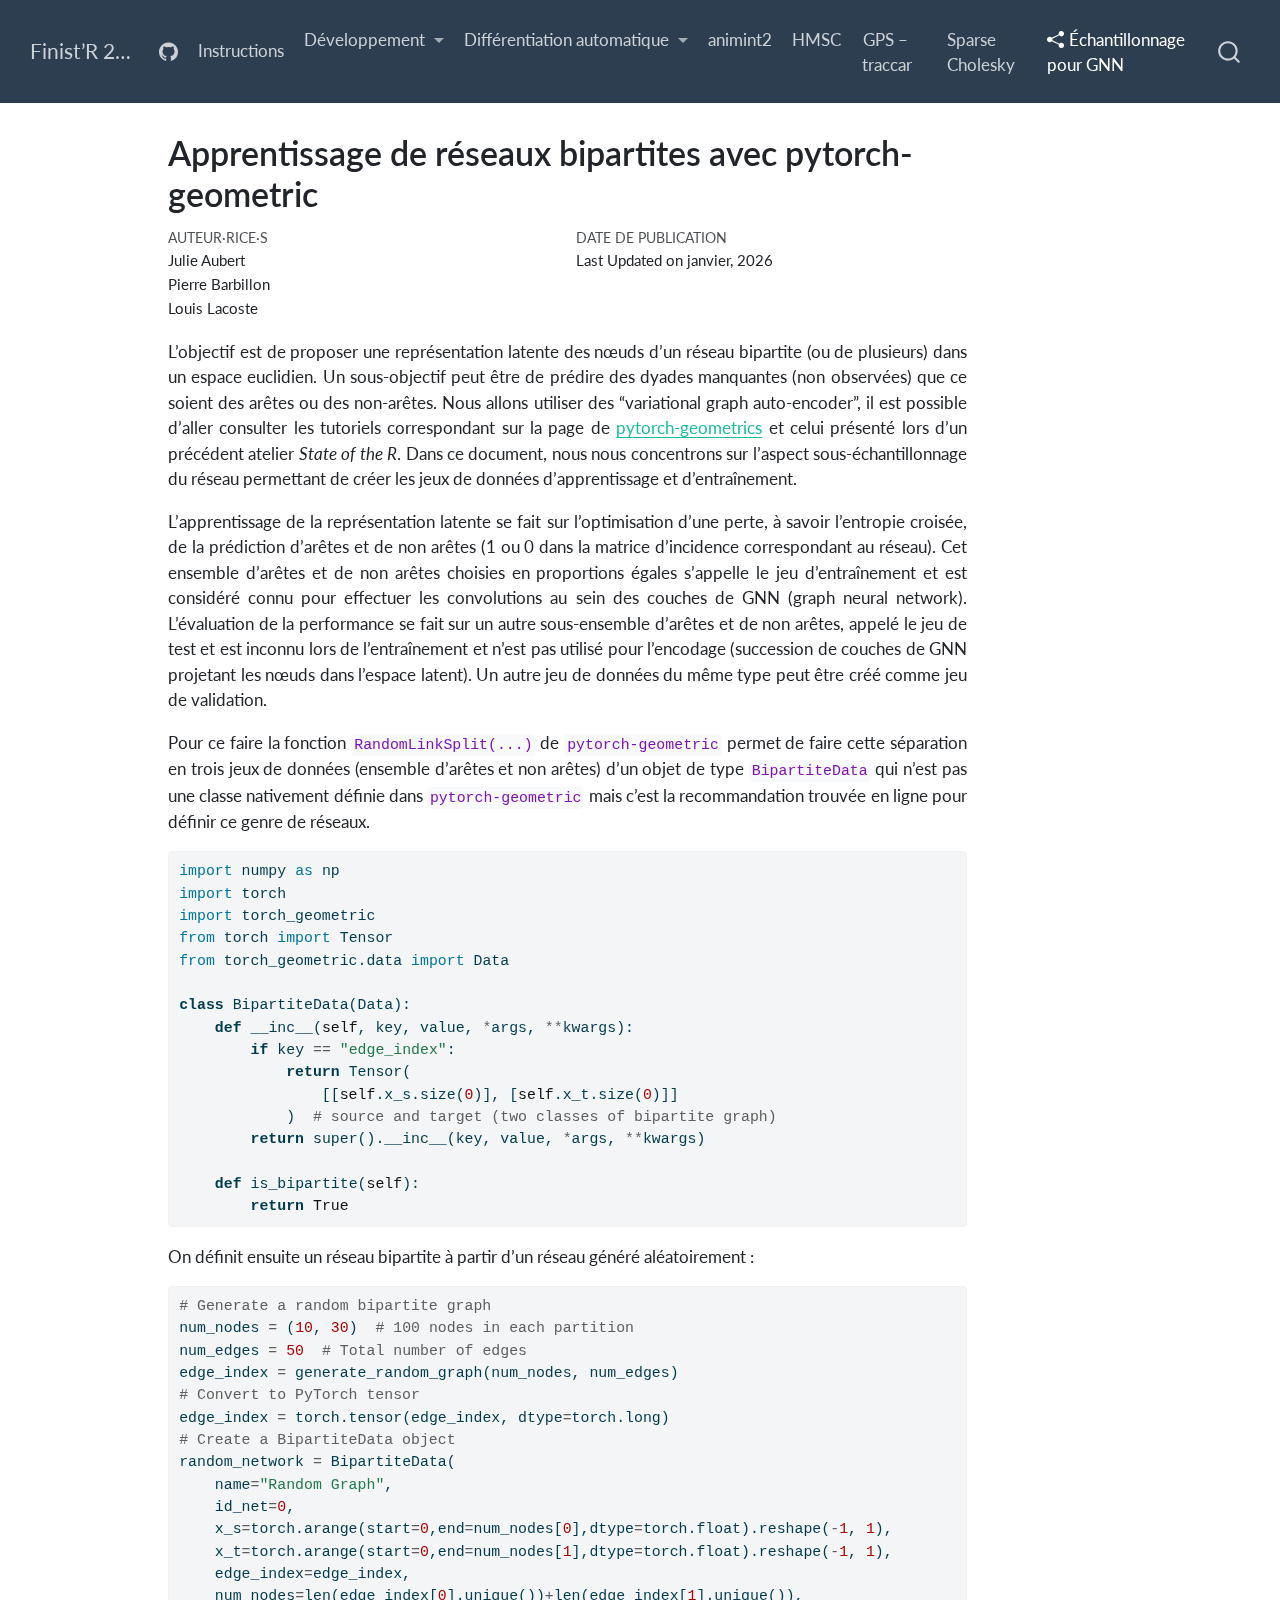
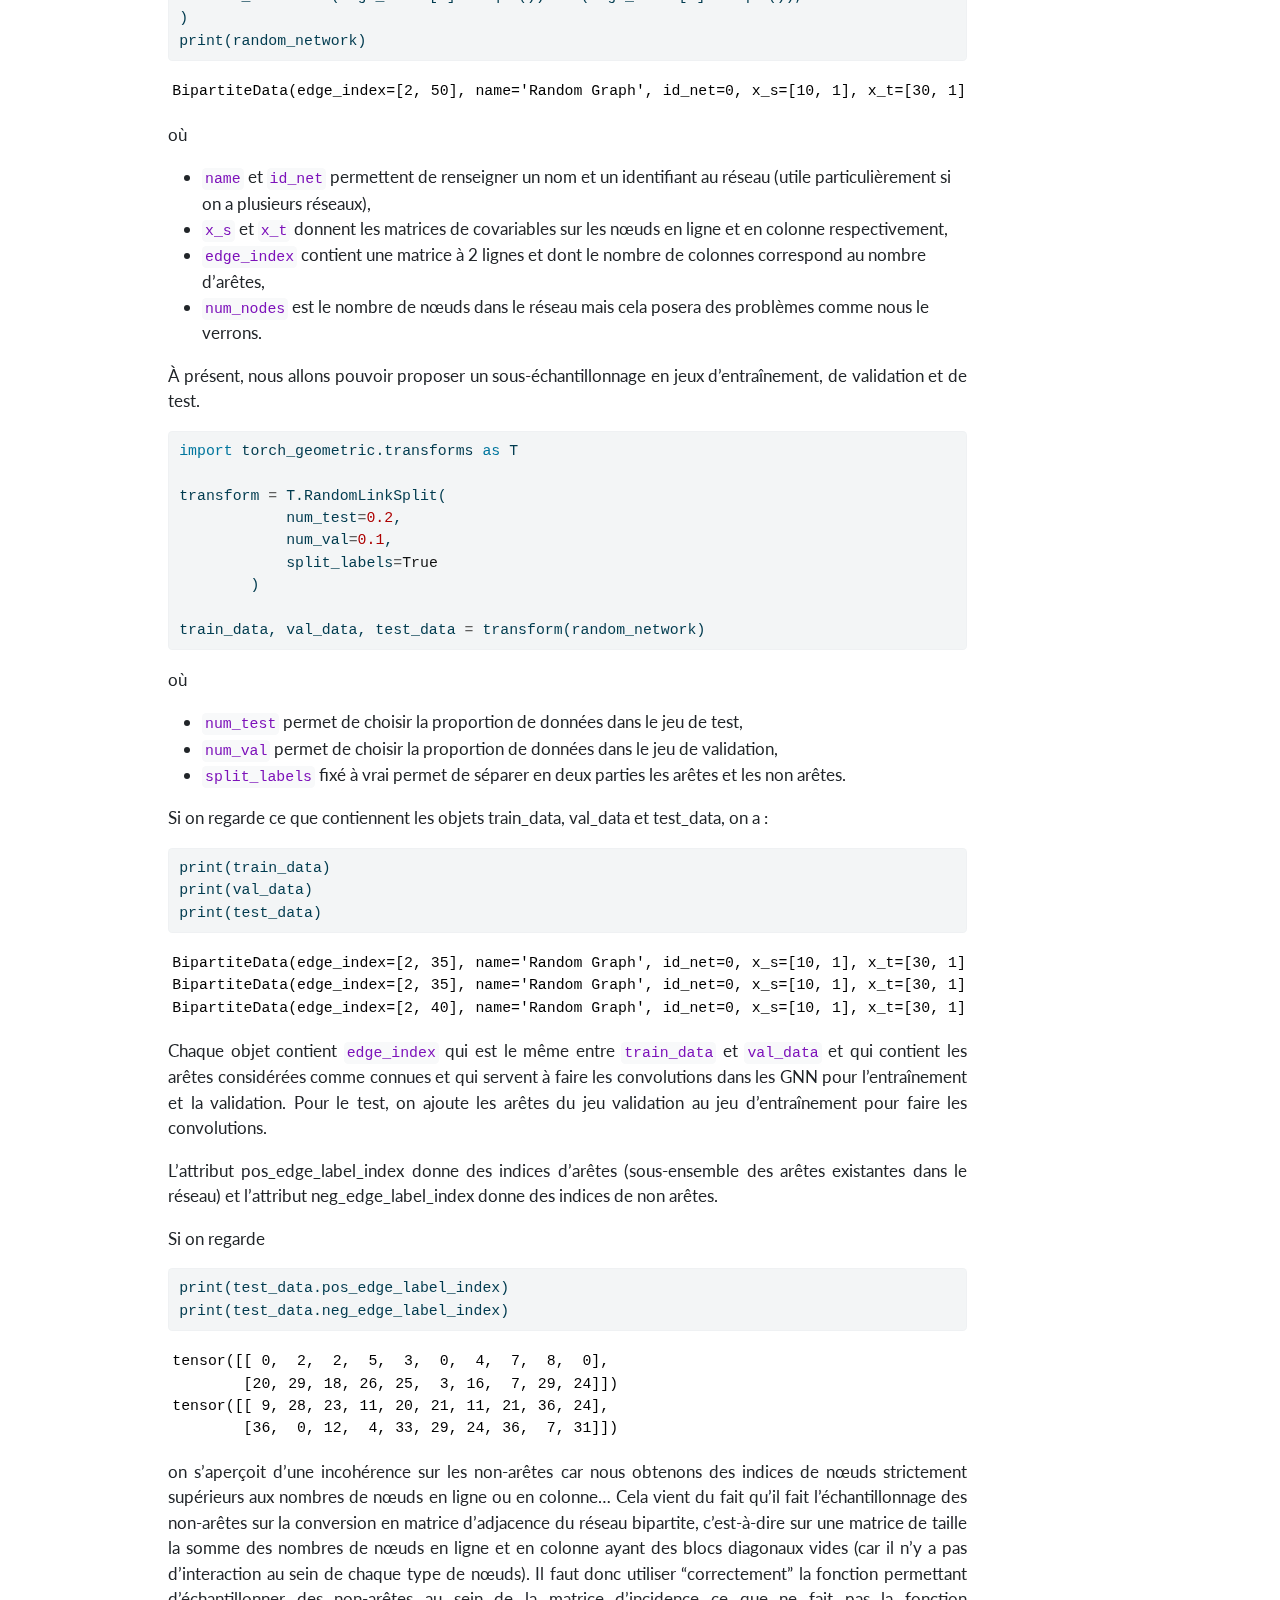
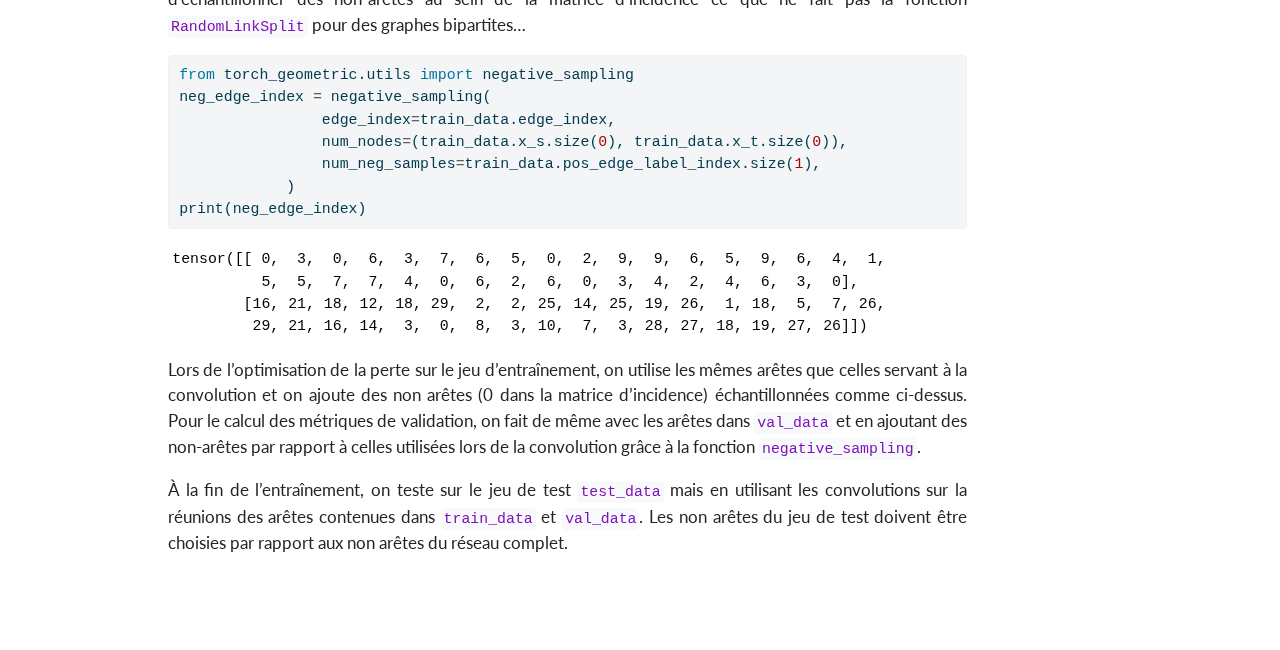
<file: GNNpytgeo.html>
<!DOCTYPE html>
<html xmlns="http://www.w3.org/1999/xhtml" lang="fr" xml:lang="fr"><head>

<meta charset="utf-8">
<meta name="generator" content="quarto-1.7.32">

<meta name="viewport" content="width=device-width, initial-scale=1.0, user-scalable=yes">

<meta name="author" content="Julie Aubert">
<meta name="author" content="Pierre Barbillon">
<meta name="author" content="Louis Lacoste">

<title>Apprentissage de réseaux bipartites avec pytorch-geometric – Finist’R 2025</title>
<style>
code{white-space: pre-wrap;}
span.smallcaps{font-variant: small-caps;}
div.columns{display: flex; gap: min(4vw, 1.5em);}
div.column{flex: auto; overflow-x: auto;}
div.hanging-indent{margin-left: 1.5em; text-indent: -1.5em;}
ul.task-list{list-style: none;}
ul.task-list li input[type="checkbox"] {
  width: 0.8em;
  margin: 0 0.8em 0.2em -1em; /* quarto-specific, see https://github.com/quarto-dev/quarto-cli/issues/4556 */ 
  vertical-align: middle;
}
/* CSS for syntax highlighting */
html { -webkit-text-size-adjust: 100%; }
pre > code.sourceCode { white-space: pre; position: relative; }
pre > code.sourceCode > span { display: inline-block; line-height: 1.25; }
pre > code.sourceCode > span:empty { height: 1.2em; }
.sourceCode { overflow: visible; }
code.sourceCode > span { color: inherit; text-decoration: inherit; }
div.sourceCode { margin: 1em 0; }
pre.sourceCode { margin: 0; }
@media screen {
div.sourceCode { overflow: auto; }
}
@media print {
pre > code.sourceCode { white-space: pre-wrap; }
pre > code.sourceCode > span { text-indent: -5em; padding-left: 5em; }
}
pre.numberSource code
  { counter-reset: source-line 0; }
pre.numberSource code > span
  { position: relative; left: -4em; counter-increment: source-line; }
pre.numberSource code > span > a:first-child::before
  { content: counter(source-line);
    position: relative; left: -1em; text-align: right; vertical-align: baseline;
    border: none; display: inline-block;
    -webkit-touch-callout: none; -webkit-user-select: none;
    -khtml-user-select: none; -moz-user-select: none;
    -ms-user-select: none; user-select: none;
    padding: 0 4px; width: 4em;
  }
pre.numberSource { margin-left: 3em;  padding-left: 4px; }
div.sourceCode
  {   }
@media screen {
pre > code.sourceCode > span > a:first-child::before { text-decoration: underline; }
}
</style>


<script src="site_libs/quarto-nav/quarto-nav.js"></script>
<script src="site_libs/quarto-nav/headroom.min.js"></script>
<script src="site_libs/clipboard/clipboard.min.js"></script>
<script src="site_libs/quarto-search/autocomplete.umd.js"></script>
<script src="site_libs/quarto-search/fuse.min.js"></script>
<script src="site_libs/quarto-search/quarto-search.js"></script>
<meta name="quarto:offset" content="./">
<script src="site_libs/quarto-html/quarto.js" type="module"></script>
<script src="site_libs/quarto-html/tabsets/tabsets.js" type="module"></script>
<script src="site_libs/quarto-html/popper.min.js"></script>
<script src="site_libs/quarto-html/tippy.umd.min.js"></script>
<script src="site_libs/quarto-html/anchor.min.js"></script>
<link href="site_libs/quarto-html/tippy.css" rel="stylesheet">
<link href="site_libs/quarto-html/quarto-syntax-highlighting-37eea08aefeeee20ff55810ff984fec1.css" rel="stylesheet" id="quarto-text-highlighting-styles">
<script src="site_libs/bootstrap/bootstrap.min.js"></script>
<link href="site_libs/bootstrap/bootstrap-icons.css" rel="stylesheet">
<link href="site_libs/bootstrap/bootstrap-60b0263506cd53edaa55cb35cc4fcac5.min.css" rel="stylesheet" append-hash="true" id="quarto-bootstrap" data-mode="light">
<script id="quarto-search-options" type="application/json">{
  "location": "navbar",
  "copy-button": false,
  "collapse-after": 3,
  "panel-placement": "end",
  "type": "overlay",
  "limit": 50,
  "keyboard-shortcut": [
    "f",
    "/",
    "s"
  ],
  "show-item-context": false,
  "language": {
    "search-no-results-text": "Pas de résultats",
    "search-matching-documents-text": "documents trouvés",
    "search-copy-link-title": "Copier le lien vers la recherche",
    "search-hide-matches-text": "Cacher les correspondances additionnelles",
    "search-more-match-text": "correspondance de plus dans ce document",
    "search-more-matches-text": "correspondances de plus dans ce document",
    "search-clear-button-title": "Effacer",
    "search-text-placeholder": "",
    "search-detached-cancel-button-title": "Annuler",
    "search-submit-button-title": "Envoyer",
    "search-label": "Recherche"
  }
}</script>


<link rel="stylesheet" href="styles.css">
</head>

<body class="nav-fixed quarto-light">

<div id="quarto-search-results"></div>
  <header id="quarto-header" class="headroom fixed-top">
    <nav class="navbar navbar-expand-lg " data-bs-theme="dark">
      <div class="navbar-container container-fluid">
      <div class="navbar-brand-container mx-auto">
    <a class="navbar-brand" href="./index.html">
    <span class="navbar-title">Finist’R 2025</span>
    </a>
  </div>
            <div id="quarto-search" class="" title="Recherche"></div>
          <button class="navbar-toggler" type="button" data-bs-toggle="collapse" data-bs-target="#navbarCollapse" aria-controls="navbarCollapse" role="menu" aria-expanded="false" aria-label="Basculer la navigation" onclick="if (window.quartoToggleHeadroom) { window.quartoToggleHeadroom(); }">
  <span class="navbar-toggler-icon"></span>
</button>
          <div class="collapse navbar-collapse" id="navbarCollapse">
            <ul class="navbar-nav navbar-nav-scroll me-auto">
  <li class="nav-item compact">
    <a class="nav-link" href="https://github.com/StateOfTheR/finistR2025"> <i class="bi bi-github" role="img" aria-label="GitHub">
</i> 
<span class="menu-text"></span></a>
  </li>  
  <li class="nav-item">
    <a class="nav-link" href="./instructions.html"> 
<span class="menu-text">Instructions</span></a>
  </li>  
</ul>
            <ul class="navbar-nav navbar-nav-scroll ms-auto">
  <li class="nav-item dropdown ">
    <a class="nav-link dropdown-toggle" href="#" id="nav-menu-développement" role="link" data-bs-toggle="dropdown" aria-expanded="false">
 <span class="menu-text">Développement</span>
    </a>
    <ul class="dropdown-menu dropdown-menu-end" aria-labelledby="nav-menu-développement">    
        <li>
    <a class="dropdown-item" href="./how_to_build_your_package.html">
 <span class="dropdown-text">How to build your package - Julia edition</span></a>
  </li>  
        <li>
    <a class="dropdown-item" href="./positron.html">
 <span class="dropdown-text">Positron</span></a>
  </li>  
        <li>
    <a class="dropdown-item" href="./package_python.html">
 <span class="dropdown-text">Python packaging</span></a>
  </li>  
    </ul>
  </li>
  <li class="nav-item dropdown ">
    <a class="nav-link dropdown-toggle" href="#" id="nav-menu-différentiation-automatique" role="link" data-bs-toggle="dropdown" aria-expanded="false">
 <span class="menu-text">Différentiation automatique</span>
    </a>
    <ul class="dropdown-menu dropdown-menu-end" aria-labelledby="nav-menu-différentiation-automatique">    
        <li class="dropdown-header">Autodiff avec JAX et torch</li>
        <li>
    <a class="dropdown-item" href="./autodiff.html">
 <span class="dropdown-text">Tutoriel de différentiation automatique</span></a>
  </li>  
        <li class="dropdown-header">Tuto autodiff StateOfTheR</li>
        <li>
    <a class="dropdown-item" href="./tuto_autodiff.html">
 <span class="dropdown-text">Tutoriel de différentiation automatique - HappyR 9/01/2026</span></a>
  </li>  
    </ul>
  </li>
  <li class="nav-item">
    <a class="nav-link" href="./animint.html"> 
<span class="menu-text">animint2</span></a>
  </li>  
  <li class="nav-item">
    <a class="nav-link" href="./hsmc.qmd"> 
<span class="menu-text">HMSC</span></a>
  </li>  
  <li class="nav-item">
    <a class="nav-link" href="./traccar.html"> <i class="bi bi-Bicycle" role="img">
</i> 
<span class="menu-text">GPS – traccar</span></a>
  </li>  
  <li class="nav-item">
    <a class="nav-link" href="./sparse_cholesky.html"> 
<span class="menu-text">Sparse Cholesky</span></a>
  </li>  
  <li class="nav-item">
    <a class="nav-link active" href="./GNNpytgeo.html" aria-current="page"> <i class="bi bi-share-fill" role="img">
</i> 
<span class="menu-text">Échantillonnage pour GNN</span></a>
  </li>  
</ul>
          </div> <!-- /navcollapse -->
            <div class="quarto-navbar-tools">
</div>
      </div> <!-- /container-fluid -->
    </nav>
</header>
<!-- content -->
<div id="quarto-content" class="quarto-container page-columns page-rows-contents page-layout-article page-navbar">
<!-- sidebar -->
<!-- margin-sidebar -->
    <div id="quarto-margin-sidebar" class="sidebar margin-sidebar zindex-bottom">
        
    </div>
<!-- main -->
<main class="content" id="quarto-document-content">

<header id="title-block-header" class="quarto-title-block default">
<div class="quarto-title">
<h1 class="title">Apprentissage de réseaux bipartites avec pytorch-geometric</h1>
</div>



<div class="quarto-title-meta">

    <div>
    <div class="quarto-title-meta-heading">Auteur·rice·s</div>
    <div class="quarto-title-meta-contents">
             <p>Julie Aubert </p>
             <p>Pierre Barbillon </p>
             <p>Louis Lacoste </p>
          </div>
  </div>
    
    <div>
    <div class="quarto-title-meta-heading">Date de publication</div>
    <div class="quarto-title-meta-contents">
      <p class="date">Last Updated on janvier, 2026</p>
    </div>
  </div>
  
    
  </div>
  


</header>


<p>L’objectif est de proposer une représentation latente des nœuds d’un réseau bipartite (ou de plusieurs) dans un espace euclidien. Un sous-objectif peut être de prédire des dyades manquantes (non observées) que ce soient des arêtes ou des non-arêtes. Nous allons utiliser des “variational graph auto-encoder”, il est possible d’aller consulter les tutoriels correspondant sur la page de <a href="https://pytorch-geometric.readthedocs.io/en/latest/advanced/batching.html#bipartite-graphs">pytorch-geometrics</a> et celui présenté lors d’un précédent atelier <em>State of the R</em>. Dans ce document, nous nous concentrons sur l’aspect sous-échantillonnage du réseau permettant de créer les jeux de données d’apprentissage et d’entraînement.</p>
<p>L’apprentissage de la représentation latente se fait sur l’optimisation d’une perte, à savoir l’entropie croisée, de la prédiction d’arêtes et de non arêtes (1 ou 0 dans la matrice d’incidence correspondant au réseau). Cet ensemble d’arêtes et de non arêtes choisies en proportions égales s’appelle le jeu d’entraînement et est considéré connu pour effectuer les convolutions au sein des couches de GNN (graph neural network). L’évaluation de la performance se fait sur un autre sous-ensemble d’arêtes et de non arêtes, appelé le jeu de test et est inconnu lors de l’entraînement et n’est pas utilisé pour l’encodage (succession de couches de GNN projetant les nœuds dans l’espace latent). Un autre jeu de données du même type peut être créé comme jeu de validation.</p>
<p>Pour ce faire la fonction <code>RandomLinkSplit(...)</code> de <code>pytorch-geometric</code> permet de faire cette séparation en trois jeux de données (ensemble d’arêtes et non arêtes) d’un objet de type <code>BipartiteData</code> qui n’est pas une classe nativement définie dans <code>pytorch-geometric</code> mais c’est la recommandation trouvée en ligne pour définir ce genre de réseaux.</p>
<div id="49829cba" class="cell" data-execution_count="1">
<div class="sourceCode cell-code" id="cb1"><pre class="sourceCode python code-with-copy"><code class="sourceCode python"><span id="cb1-1"><a href="#cb1-1" aria-hidden="true" tabindex="-1"></a><span class="im">import</span> numpy <span class="im">as</span> np</span>
<span id="cb1-2"><a href="#cb1-2" aria-hidden="true" tabindex="-1"></a><span class="im">import</span> torch</span>
<span id="cb1-3"><a href="#cb1-3" aria-hidden="true" tabindex="-1"></a><span class="im">import</span> torch_geometric</span>
<span id="cb1-4"><a href="#cb1-4" aria-hidden="true" tabindex="-1"></a><span class="im">from</span> torch <span class="im">import</span> Tensor</span>
<span id="cb1-5"><a href="#cb1-5" aria-hidden="true" tabindex="-1"></a><span class="im">from</span> torch_geometric.data <span class="im">import</span> Data</span>
<span id="cb1-6"><a href="#cb1-6" aria-hidden="true" tabindex="-1"></a></span>
<span id="cb1-7"><a href="#cb1-7" aria-hidden="true" tabindex="-1"></a><span class="kw">class</span> BipartiteData(Data):</span>
<span id="cb1-8"><a href="#cb1-8" aria-hidden="true" tabindex="-1"></a>    <span class="kw">def</span> __inc__(<span class="va">self</span>, key, value, <span class="op">*</span>args, <span class="op">**</span>kwargs):</span>
<span id="cb1-9"><a href="#cb1-9" aria-hidden="true" tabindex="-1"></a>        <span class="cf">if</span> key <span class="op">==</span> <span class="st">"edge_index"</span>:</span>
<span id="cb1-10"><a href="#cb1-10" aria-hidden="true" tabindex="-1"></a>            <span class="cf">return</span> Tensor(</span>
<span id="cb1-11"><a href="#cb1-11" aria-hidden="true" tabindex="-1"></a>                [[<span class="va">self</span>.x_s.size(<span class="dv">0</span>)], [<span class="va">self</span>.x_t.size(<span class="dv">0</span>)]]</span>
<span id="cb1-12"><a href="#cb1-12" aria-hidden="true" tabindex="-1"></a>            )  <span class="co"># source and target (two classes of bipartite graph)</span></span>
<span id="cb1-13"><a href="#cb1-13" aria-hidden="true" tabindex="-1"></a>        <span class="cf">return</span> <span class="bu">super</span>().__inc__(key, value, <span class="op">*</span>args, <span class="op">**</span>kwargs)</span>
<span id="cb1-14"><a href="#cb1-14" aria-hidden="true" tabindex="-1"></a></span>
<span id="cb1-15"><a href="#cb1-15" aria-hidden="true" tabindex="-1"></a>    <span class="kw">def</span> is_bipartite(<span class="va">self</span>):</span>
<span id="cb1-16"><a href="#cb1-16" aria-hidden="true" tabindex="-1"></a>        <span class="cf">return</span> <span class="va">True</span></span></code><button title="Copier vers le presse-papier" class="code-copy-button"><i class="bi"></i></button></pre></div>
</div>
<p>On définit ensuite un réseau bipartite à partir d’un réseau généré aléatoirement :</p>
<div id="1fca2ddb" class="cell" data-execution_count="3">
<div class="sourceCode cell-code" id="cb2"><pre class="sourceCode python code-with-copy"><code class="sourceCode python"><span id="cb2-1"><a href="#cb2-1" aria-hidden="true" tabindex="-1"></a><span class="co"># Generate a random bipartite graph</span></span>
<span id="cb2-2"><a href="#cb2-2" aria-hidden="true" tabindex="-1"></a>num_nodes <span class="op">=</span> (<span class="dv">10</span>, <span class="dv">30</span>)  <span class="co"># 100 nodes in each partition</span></span>
<span id="cb2-3"><a href="#cb2-3" aria-hidden="true" tabindex="-1"></a>num_edges <span class="op">=</span> <span class="dv">50</span>  <span class="co"># Total number of edges</span></span>
<span id="cb2-4"><a href="#cb2-4" aria-hidden="true" tabindex="-1"></a>edge_index <span class="op">=</span> generate_random_graph(num_nodes, num_edges)</span>
<span id="cb2-5"><a href="#cb2-5" aria-hidden="true" tabindex="-1"></a><span class="co"># Convert to PyTorch tensor</span></span>
<span id="cb2-6"><a href="#cb2-6" aria-hidden="true" tabindex="-1"></a>edge_index <span class="op">=</span> torch.tensor(edge_index, dtype<span class="op">=</span>torch.<span class="bu">long</span>)</span>
<span id="cb2-7"><a href="#cb2-7" aria-hidden="true" tabindex="-1"></a><span class="co"># Create a BipartiteData object</span></span>
<span id="cb2-8"><a href="#cb2-8" aria-hidden="true" tabindex="-1"></a>random_network <span class="op">=</span> BipartiteData(</span>
<span id="cb2-9"><a href="#cb2-9" aria-hidden="true" tabindex="-1"></a>    name<span class="op">=</span><span class="st">"Random Graph"</span>,</span>
<span id="cb2-10"><a href="#cb2-10" aria-hidden="true" tabindex="-1"></a>    id_net<span class="op">=</span><span class="dv">0</span>,</span>
<span id="cb2-11"><a href="#cb2-11" aria-hidden="true" tabindex="-1"></a>    x_s<span class="op">=</span>torch.arange(start<span class="op">=</span><span class="dv">0</span>,end<span class="op">=</span>num_nodes[<span class="dv">0</span>],dtype<span class="op">=</span>torch.<span class="bu">float</span>).reshape(<span class="op">-</span><span class="dv">1</span>, <span class="dv">1</span>),</span>
<span id="cb2-12"><a href="#cb2-12" aria-hidden="true" tabindex="-1"></a>    x_t<span class="op">=</span>torch.arange(start<span class="op">=</span><span class="dv">0</span>,end<span class="op">=</span>num_nodes[<span class="dv">1</span>],dtype<span class="op">=</span>torch.<span class="bu">float</span>).reshape(<span class="op">-</span><span class="dv">1</span>, <span class="dv">1</span>),</span>
<span id="cb2-13"><a href="#cb2-13" aria-hidden="true" tabindex="-1"></a>    edge_index<span class="op">=</span>edge_index,</span>
<span id="cb2-14"><a href="#cb2-14" aria-hidden="true" tabindex="-1"></a>    num_nodes<span class="op">=</span><span class="bu">len</span>(edge_index[<span class="dv">0</span>].unique())<span class="op">+</span><span class="bu">len</span>(edge_index[<span class="dv">1</span>].unique()),</span>
<span id="cb2-15"><a href="#cb2-15" aria-hidden="true" tabindex="-1"></a>)</span>
<span id="cb2-16"><a href="#cb2-16" aria-hidden="true" tabindex="-1"></a><span class="bu">print</span>(random_network)</span></code><button title="Copier vers le presse-papier" class="code-copy-button"><i class="bi"></i></button></pre></div>
<div class="cell-output cell-output-stdout">
<pre><code>BipartiteData(edge_index=[2, 50], name='Random Graph', id_net=0, x_s=[10, 1], x_t=[30, 1], num_nodes=37)</code></pre>
</div>
</div>
<p>où</p>
<ul>
<li><code>name</code> et <code>id_net</code> permettent de renseigner un nom et un identifiant au réseau (utile particulièrement si on a plusieurs réseaux),</li>
<li><code>x_s</code> et <code>x_t</code> donnent les matrices de covariables sur les nœuds en ligne et en colonne respectivement,</li>
<li><code>edge_index</code> contient une matrice à 2 lignes et dont le nombre de colonnes correspond au nombre d’arêtes,</li>
<li><code>num_nodes</code> est le nombre de nœuds dans le réseau mais cela posera des problèmes comme nous le verrons.</li>
</ul>
<p>À présent, nous allons pouvoir proposer un sous-échantillonnage en jeux d’entraînement, de validation et de test.</p>
<div id="8dcfaeea" class="cell" data-execution_count="4">
<div class="sourceCode cell-code" id="cb4"><pre class="sourceCode python code-with-copy"><code class="sourceCode python"><span id="cb4-1"><a href="#cb4-1" aria-hidden="true" tabindex="-1"></a><span class="im">import</span> torch_geometric.transforms <span class="im">as</span> T</span>
<span id="cb4-2"><a href="#cb4-2" aria-hidden="true" tabindex="-1"></a></span>
<span id="cb4-3"><a href="#cb4-3" aria-hidden="true" tabindex="-1"></a>transform <span class="op">=</span> T.RandomLinkSplit(</span>
<span id="cb4-4"><a href="#cb4-4" aria-hidden="true" tabindex="-1"></a>            num_test<span class="op">=</span><span class="fl">0.2</span>,</span>
<span id="cb4-5"><a href="#cb4-5" aria-hidden="true" tabindex="-1"></a>            num_val<span class="op">=</span><span class="fl">0.1</span>,</span>
<span id="cb4-6"><a href="#cb4-6" aria-hidden="true" tabindex="-1"></a>            split_labels<span class="op">=</span><span class="va">True</span></span>
<span id="cb4-7"><a href="#cb4-7" aria-hidden="true" tabindex="-1"></a>        )</span>
<span id="cb4-8"><a href="#cb4-8" aria-hidden="true" tabindex="-1"></a>        </span>
<span id="cb4-9"><a href="#cb4-9" aria-hidden="true" tabindex="-1"></a>train_data, val_data, test_data <span class="op">=</span> transform(random_network)        </span></code><button title="Copier vers le presse-papier" class="code-copy-button"><i class="bi"></i></button></pre></div>
</div>
<p>où</p>
<ul>
<li><code>num_test</code> permet de choisir la proportion de données dans le jeu de test,</li>
<li><code>num_val</code> permet de choisir la proportion de données dans le jeu de validation,</li>
<li><code>split_labels</code> fixé à vrai permet de séparer en deux parties les arêtes et les non arêtes.</li>
</ul>
<p>Si on regarde ce que contiennent les objets train_data, val_data et test_data, on a :</p>
<div id="8adc979f" class="cell" data-execution_count="5">
<div class="sourceCode cell-code" id="cb5"><pre class="sourceCode python code-with-copy"><code class="sourceCode python"><span id="cb5-1"><a href="#cb5-1" aria-hidden="true" tabindex="-1"></a><span class="bu">print</span>(train_data)</span>
<span id="cb5-2"><a href="#cb5-2" aria-hidden="true" tabindex="-1"></a><span class="bu">print</span>(val_data)</span>
<span id="cb5-3"><a href="#cb5-3" aria-hidden="true" tabindex="-1"></a><span class="bu">print</span>(test_data)</span></code><button title="Copier vers le presse-papier" class="code-copy-button"><i class="bi"></i></button></pre></div>
<div class="cell-output cell-output-stdout">
<pre><code>BipartiteData(edge_index=[2, 35], name='Random Graph', id_net=0, x_s=[10, 1], x_t=[30, 1], num_nodes=37, pos_edge_label=[35], pos_edge_label_index=[2, 35], neg_edge_label=[35], neg_edge_label_index=[2, 35])
BipartiteData(edge_index=[2, 35], name='Random Graph', id_net=0, x_s=[10, 1], x_t=[30, 1], num_nodes=37, pos_edge_label=[5], pos_edge_label_index=[2, 5], neg_edge_label=[5], neg_edge_label_index=[2, 5])
BipartiteData(edge_index=[2, 40], name='Random Graph', id_net=0, x_s=[10, 1], x_t=[30, 1], num_nodes=37, pos_edge_label=[10], pos_edge_label_index=[2, 10], neg_edge_label=[10], neg_edge_label_index=[2, 10])</code></pre>
</div>
</div>
<p>Chaque objet contient <code>edge_index</code> qui est le même entre <code>train_data</code> et <code>val_data</code> et qui contient les arêtes considérées comme connues et qui servent à faire les convolutions dans les GNN pour l’entraînement et la validation. Pour le test, on ajoute les arêtes du jeu validation au jeu d’entraînement pour faire les convolutions.</p>
<p>L’attribut pos_edge_label_index donne des indices d’arêtes (sous-ensemble des arêtes existantes dans le réseau) et l’attribut neg_edge_label_index donne des indices de non arêtes.</p>
<p>Si on regarde</p>
<div id="0d0d16fd" class="cell" data-execution_count="6">
<div class="sourceCode cell-code" id="cb7"><pre class="sourceCode python code-with-copy"><code class="sourceCode python"><span id="cb7-1"><a href="#cb7-1" aria-hidden="true" tabindex="-1"></a><span class="bu">print</span>(test_data.pos_edge_label_index)</span>
<span id="cb7-2"><a href="#cb7-2" aria-hidden="true" tabindex="-1"></a><span class="bu">print</span>(test_data.neg_edge_label_index)</span></code><button title="Copier vers le presse-papier" class="code-copy-button"><i class="bi"></i></button></pre></div>
<div class="cell-output cell-output-stdout">
<pre><code>tensor([[ 0,  2,  2,  5,  3,  0,  4,  7,  8,  0],
        [20, 29, 18, 26, 25,  3, 16,  7, 29, 24]])
tensor([[ 9, 28, 23, 11, 20, 21, 11, 21, 36, 24],
        [36,  0, 12,  4, 33, 29, 24, 36,  7, 31]])</code></pre>
</div>
</div>
<p>on s’aperçoit d’une incohérence sur les non-arêtes car nous obtenons des indices de nœuds strictement supérieurs aux nombres de nœuds en ligne ou en colonne… Cela vient du fait qu’il fait l’échantillonnage des non-arêtes sur la conversion en matrice d’adjacence du réseau bipartite, c’est-à-dire sur une matrice de taille la somme des nombres de nœuds en ligne et en colonne ayant des blocs diagonaux vides (car il n’y a pas d’interaction au sein de chaque type de nœuds). Il faut donc utiliser “correctement” la fonction permettant d’échantillonner des non-arêtes au sein de la matrice d’incidence ce que ne fait pas la fonction <code>RandomLinkSplit</code> pour des graphes bipartites…</p>
<div id="4f0e422e" class="cell" data-execution_count="7">
<div class="sourceCode cell-code" id="cb9"><pre class="sourceCode python code-with-copy"><code class="sourceCode python"><span id="cb9-1"><a href="#cb9-1" aria-hidden="true" tabindex="-1"></a><span class="im">from</span> torch_geometric.utils <span class="im">import</span> negative_sampling</span>
<span id="cb9-2"><a href="#cb9-2" aria-hidden="true" tabindex="-1"></a>neg_edge_index <span class="op">=</span> negative_sampling(</span>
<span id="cb9-3"><a href="#cb9-3" aria-hidden="true" tabindex="-1"></a>                edge_index<span class="op">=</span>train_data.edge_index,</span>
<span id="cb9-4"><a href="#cb9-4" aria-hidden="true" tabindex="-1"></a>                num_nodes<span class="op">=</span>(train_data.x_s.size(<span class="dv">0</span>), train_data.x_t.size(<span class="dv">0</span>)),</span>
<span id="cb9-5"><a href="#cb9-5" aria-hidden="true" tabindex="-1"></a>                num_neg_samples<span class="op">=</span>train_data.pos_edge_label_index.size(<span class="dv">1</span>),</span>
<span id="cb9-6"><a href="#cb9-6" aria-hidden="true" tabindex="-1"></a>            )</span>
<span id="cb9-7"><a href="#cb9-7" aria-hidden="true" tabindex="-1"></a><span class="bu">print</span>(neg_edge_index)            </span></code><button title="Copier vers le presse-papier" class="code-copy-button"><i class="bi"></i></button></pre></div>
<div class="cell-output cell-output-stdout">
<pre><code>tensor([[ 0,  3,  0,  6,  3,  7,  6,  5,  0,  2,  9,  9,  6,  5,  9,  6,  4,  1,
          5,  5,  7,  7,  4,  0,  6,  2,  6,  0,  3,  4,  2,  4,  6,  3,  0],
        [16, 21, 18, 12, 18, 29,  2,  2, 25, 14, 25, 19, 26,  1, 18,  5,  7, 26,
         29, 21, 16, 14,  3,  0,  8,  3, 10,  7,  3, 28, 27, 18, 19, 27, 26]])</code></pre>
</div>
</div>
<p>Lors de l’optimisation de la perte sur le jeu d’entraînement, on utilise les mêmes arêtes que celles servant à la convolution et on ajoute des non arêtes (0 dans la matrice d’incidence) échantillonnées comme ci-dessus. Pour le calcul des métriques de validation, on fait de même avec les arêtes dans <code>val_data</code> et en ajoutant des non-arêtes par rapport à celles utilisées lors de la convolution grâce à la fonction <code>negative_sampling</code>.</p>
<p>À la fin de l’entraînement, on teste sur le jeu de test <code>test_data</code> mais en utilisant les convolutions sur la réunions des arêtes contenues dans <code>train_data</code> et <code>val_data</code>. Les non arêtes du jeu de test doivent être choisies par rapport aux non arêtes du réseau complet.</p>



</main> <!-- /main -->
<script id="quarto-html-after-body" type="application/javascript">
  window.document.addEventListener("DOMContentLoaded", function (event) {
    const icon = "";
    const anchorJS = new window.AnchorJS();
    anchorJS.options = {
      placement: 'right',
      icon: icon
    };
    anchorJS.add('.anchored');
    const isCodeAnnotation = (el) => {
      for (const clz of el.classList) {
        if (clz.startsWith('code-annotation-')) {                     
          return true;
        }
      }
      return false;
    }
    const onCopySuccess = function(e) {
      // button target
      const button = e.trigger;
      // don't keep focus
      button.blur();
      // flash "checked"
      button.classList.add('code-copy-button-checked');
      var currentTitle = button.getAttribute("title");
      button.setAttribute("title", "Copié");
      let tooltip;
      if (window.bootstrap) {
        button.setAttribute("data-bs-toggle", "tooltip");
        button.setAttribute("data-bs-placement", "left");
        button.setAttribute("data-bs-title", "Copié");
        tooltip = new bootstrap.Tooltip(button, 
          { trigger: "manual", 
            customClass: "code-copy-button-tooltip",
            offset: [0, -8]});
        tooltip.show();    
      }
      setTimeout(function() {
        if (tooltip) {
          tooltip.hide();
          button.removeAttribute("data-bs-title");
          button.removeAttribute("data-bs-toggle");
          button.removeAttribute("data-bs-placement");
        }
        button.setAttribute("title", currentTitle);
        button.classList.remove('code-copy-button-checked');
      }, 1000);
      // clear code selection
      e.clearSelection();
    }
    const getTextToCopy = function(trigger) {
        const codeEl = trigger.previousElementSibling.cloneNode(true);
        for (const childEl of codeEl.children) {
          if (isCodeAnnotation(childEl)) {
            childEl.remove();
          }
        }
        return codeEl.innerText;
    }
    const clipboard = new window.ClipboardJS('.code-copy-button:not([data-in-quarto-modal])', {
      text: getTextToCopy
    });
    clipboard.on('success', onCopySuccess);
    if (window.document.getElementById('quarto-embedded-source-code-modal')) {
      const clipboardModal = new window.ClipboardJS('.code-copy-button[data-in-quarto-modal]', {
        text: getTextToCopy,
        container: window.document.getElementById('quarto-embedded-source-code-modal')
      });
      clipboardModal.on('success', onCopySuccess);
    }
      var localhostRegex = new RegExp(/^(?:http|https):\/\/localhost\:?[0-9]*\//);
      var mailtoRegex = new RegExp(/^mailto:/);
        var filterRegex = new RegExp('/' + window.location.host + '/');
      var isInternal = (href) => {
          return filterRegex.test(href) || localhostRegex.test(href) || mailtoRegex.test(href);
      }
      // Inspect non-navigation links and adorn them if external
     var links = window.document.querySelectorAll('a[href]:not(.nav-link):not(.navbar-brand):not(.toc-action):not(.sidebar-link):not(.sidebar-item-toggle):not(.pagination-link):not(.no-external):not([aria-hidden]):not(.dropdown-item):not(.quarto-navigation-tool):not(.about-link)');
      for (var i=0; i<links.length; i++) {
        const link = links[i];
        if (!isInternal(link.href)) {
          // undo the damage that might have been done by quarto-nav.js in the case of
          // links that we want to consider external
          if (link.dataset.originalHref !== undefined) {
            link.href = link.dataset.originalHref;
          }
        }
      }
    function tippyHover(el, contentFn, onTriggerFn, onUntriggerFn) {
      const config = {
        allowHTML: true,
        maxWidth: 500,
        delay: 100,
        arrow: false,
        appendTo: function(el) {
            return el.parentElement;
        },
        interactive: true,
        interactiveBorder: 10,
        theme: 'quarto',
        placement: 'bottom-start',
      };
      if (contentFn) {
        config.content = contentFn;
      }
      if (onTriggerFn) {
        config.onTrigger = onTriggerFn;
      }
      if (onUntriggerFn) {
        config.onUntrigger = onUntriggerFn;
      }
      window.tippy(el, config); 
    }
    const noterefs = window.document.querySelectorAll('a[role="doc-noteref"]');
    for (var i=0; i<noterefs.length; i++) {
      const ref = noterefs[i];
      tippyHover(ref, function() {
        // use id or data attribute instead here
        let href = ref.getAttribute('data-footnote-href') || ref.getAttribute('href');
        try { href = new URL(href).hash; } catch {}
        const id = href.replace(/^#\/?/, "");
        const note = window.document.getElementById(id);
        if (note) {
          return note.innerHTML;
        } else {
          return "";
        }
      });
    }
    const xrefs = window.document.querySelectorAll('a.quarto-xref');
    const processXRef = (id, note) => {
      // Strip column container classes
      const stripColumnClz = (el) => {
        el.classList.remove("page-full", "page-columns");
        if (el.children) {
          for (const child of el.children) {
            stripColumnClz(child);
          }
        }
      }
      stripColumnClz(note)
      if (id === null || id.startsWith('sec-')) {
        // Special case sections, only their first couple elements
        const container = document.createElement("div");
        if (note.children && note.children.length > 2) {
          container.appendChild(note.children[0].cloneNode(true));
          for (let i = 1; i < note.children.length; i++) {
            const child = note.children[i];
            if (child.tagName === "P" && child.innerText === "") {
              continue;
            } else {
              container.appendChild(child.cloneNode(true));
              break;
            }
          }
          if (window.Quarto?.typesetMath) {
            window.Quarto.typesetMath(container);
          }
          return container.innerHTML
        } else {
          if (window.Quarto?.typesetMath) {
            window.Quarto.typesetMath(note);
          }
          return note.innerHTML;
        }
      } else {
        // Remove any anchor links if they are present
        const anchorLink = note.querySelector('a.anchorjs-link');
        if (anchorLink) {
          anchorLink.remove();
        }
        if (window.Quarto?.typesetMath) {
          window.Quarto.typesetMath(note);
        }
        if (note.classList.contains("callout")) {
          return note.outerHTML;
        } else {
          return note.innerHTML;
        }
      }
    }
    for (var i=0; i<xrefs.length; i++) {
      const xref = xrefs[i];
      tippyHover(xref, undefined, function(instance) {
        instance.disable();
        let url = xref.getAttribute('href');
        let hash = undefined; 
        if (url.startsWith('#')) {
          hash = url;
        } else {
          try { hash = new URL(url).hash; } catch {}
        }
        if (hash) {
          const id = hash.replace(/^#\/?/, "");
          const note = window.document.getElementById(id);
          if (note !== null) {
            try {
              const html = processXRef(id, note.cloneNode(true));
              instance.setContent(html);
            } finally {
              instance.enable();
              instance.show();
            }
          } else {
            // See if we can fetch this
            fetch(url.split('#')[0])
            .then(res => res.text())
            .then(html => {
              const parser = new DOMParser();
              const htmlDoc = parser.parseFromString(html, "text/html");
              const note = htmlDoc.getElementById(id);
              if (note !== null) {
                const html = processXRef(id, note);
                instance.setContent(html);
              } 
            }).finally(() => {
              instance.enable();
              instance.show();
            });
          }
        } else {
          // See if we can fetch a full url (with no hash to target)
          // This is a special case and we should probably do some content thinning / targeting
          fetch(url)
          .then(res => res.text())
          .then(html => {
            const parser = new DOMParser();
            const htmlDoc = parser.parseFromString(html, "text/html");
            const note = htmlDoc.querySelector('main.content');
            if (note !== null) {
              // This should only happen for chapter cross references
              // (since there is no id in the URL)
              // remove the first header
              if (note.children.length > 0 && note.children[0].tagName === "HEADER") {
                note.children[0].remove();
              }
              const html = processXRef(null, note);
              instance.setContent(html);
            } 
          }).finally(() => {
            instance.enable();
            instance.show();
          });
        }
      }, function(instance) {
      });
    }
        let selectedAnnoteEl;
        const selectorForAnnotation = ( cell, annotation) => {
          let cellAttr = 'data-code-cell="' + cell + '"';
          let lineAttr = 'data-code-annotation="' +  annotation + '"';
          const selector = 'span[' + cellAttr + '][' + lineAttr + ']';
          return selector;
        }
        const selectCodeLines = (annoteEl) => {
          const doc = window.document;
          const targetCell = annoteEl.getAttribute("data-target-cell");
          const targetAnnotation = annoteEl.getAttribute("data-target-annotation");
          const annoteSpan = window.document.querySelector(selectorForAnnotation(targetCell, targetAnnotation));
          const lines = annoteSpan.getAttribute("data-code-lines").split(",");
          const lineIds = lines.map((line) => {
            return targetCell + "-" + line;
          })
          let top = null;
          let height = null;
          let parent = null;
          if (lineIds.length > 0) {
              //compute the position of the single el (top and bottom and make a div)
              const el = window.document.getElementById(lineIds[0]);
              top = el.offsetTop;
              height = el.offsetHeight;
              parent = el.parentElement.parentElement;
            if (lineIds.length > 1) {
              const lastEl = window.document.getElementById(lineIds[lineIds.length - 1]);
              const bottom = lastEl.offsetTop + lastEl.offsetHeight;
              height = bottom - top;
            }
            if (top !== null && height !== null && parent !== null) {
              // cook up a div (if necessary) and position it 
              let div = window.document.getElementById("code-annotation-line-highlight");
              if (div === null) {
                div = window.document.createElement("div");
                div.setAttribute("id", "code-annotation-line-highlight");
                div.style.position = 'absolute';
                parent.appendChild(div);
              }
              div.style.top = top - 2 + "px";
              div.style.height = height + 4 + "px";
              div.style.left = 0;
              let gutterDiv = window.document.getElementById("code-annotation-line-highlight-gutter");
              if (gutterDiv === null) {
                gutterDiv = window.document.createElement("div");
                gutterDiv.setAttribute("id", "code-annotation-line-highlight-gutter");
                gutterDiv.style.position = 'absolute';
                const codeCell = window.document.getElementById(targetCell);
                const gutter = codeCell.querySelector('.code-annotation-gutter');
                gutter.appendChild(gutterDiv);
              }
              gutterDiv.style.top = top - 2 + "px";
              gutterDiv.style.height = height + 4 + "px";
            }
            selectedAnnoteEl = annoteEl;
          }
        };
        const unselectCodeLines = () => {
          const elementsIds = ["code-annotation-line-highlight", "code-annotation-line-highlight-gutter"];
          elementsIds.forEach((elId) => {
            const div = window.document.getElementById(elId);
            if (div) {
              div.remove();
            }
          });
          selectedAnnoteEl = undefined;
        };
          // Handle positioning of the toggle
      window.addEventListener(
        "resize",
        throttle(() => {
          elRect = undefined;
          if (selectedAnnoteEl) {
            selectCodeLines(selectedAnnoteEl);
          }
        }, 10)
      );
      function throttle(fn, ms) {
      let throttle = false;
      let timer;
        return (...args) => {
          if(!throttle) { // first call gets through
              fn.apply(this, args);
              throttle = true;
          } else { // all the others get throttled
              if(timer) clearTimeout(timer); // cancel #2
              timer = setTimeout(() => {
                fn.apply(this, args);
                timer = throttle = false;
              }, ms);
          }
        };
      }
        // Attach click handler to the DT
        const annoteDls = window.document.querySelectorAll('dt[data-target-cell]');
        for (const annoteDlNode of annoteDls) {
          annoteDlNode.addEventListener('click', (event) => {
            const clickedEl = event.target;
            if (clickedEl !== selectedAnnoteEl) {
              unselectCodeLines();
              const activeEl = window.document.querySelector('dt[data-target-cell].code-annotation-active');
              if (activeEl) {
                activeEl.classList.remove('code-annotation-active');
              }
              selectCodeLines(clickedEl);
              clickedEl.classList.add('code-annotation-active');
            } else {
              // Unselect the line
              unselectCodeLines();
              clickedEl.classList.remove('code-annotation-active');
            }
          });
        }
    const findCites = (el) => {
      const parentEl = el.parentElement;
      if (parentEl) {
        const cites = parentEl.dataset.cites;
        if (cites) {
          return {
            el,
            cites: cites.split(' ')
          };
        } else {
          return findCites(el.parentElement)
        }
      } else {
        return undefined;
      }
    };
    var bibliorefs = window.document.querySelectorAll('a[role="doc-biblioref"]');
    for (var i=0; i<bibliorefs.length; i++) {
      const ref = bibliorefs[i];
      const citeInfo = findCites(ref);
      if (citeInfo) {
        tippyHover(citeInfo.el, function() {
          var popup = window.document.createElement('div');
          citeInfo.cites.forEach(function(cite) {
            var citeDiv = window.document.createElement('div');
            citeDiv.classList.add('hanging-indent');
            citeDiv.classList.add('csl-entry');
            var biblioDiv = window.document.getElementById('ref-' + cite);
            if (biblioDiv) {
              citeDiv.innerHTML = biblioDiv.innerHTML;
            }
            popup.appendChild(citeDiv);
          });
          return popup.innerHTML;
        });
      }
    }
  });
  </script>
</div> <!-- /content -->




</body></html>
</file>
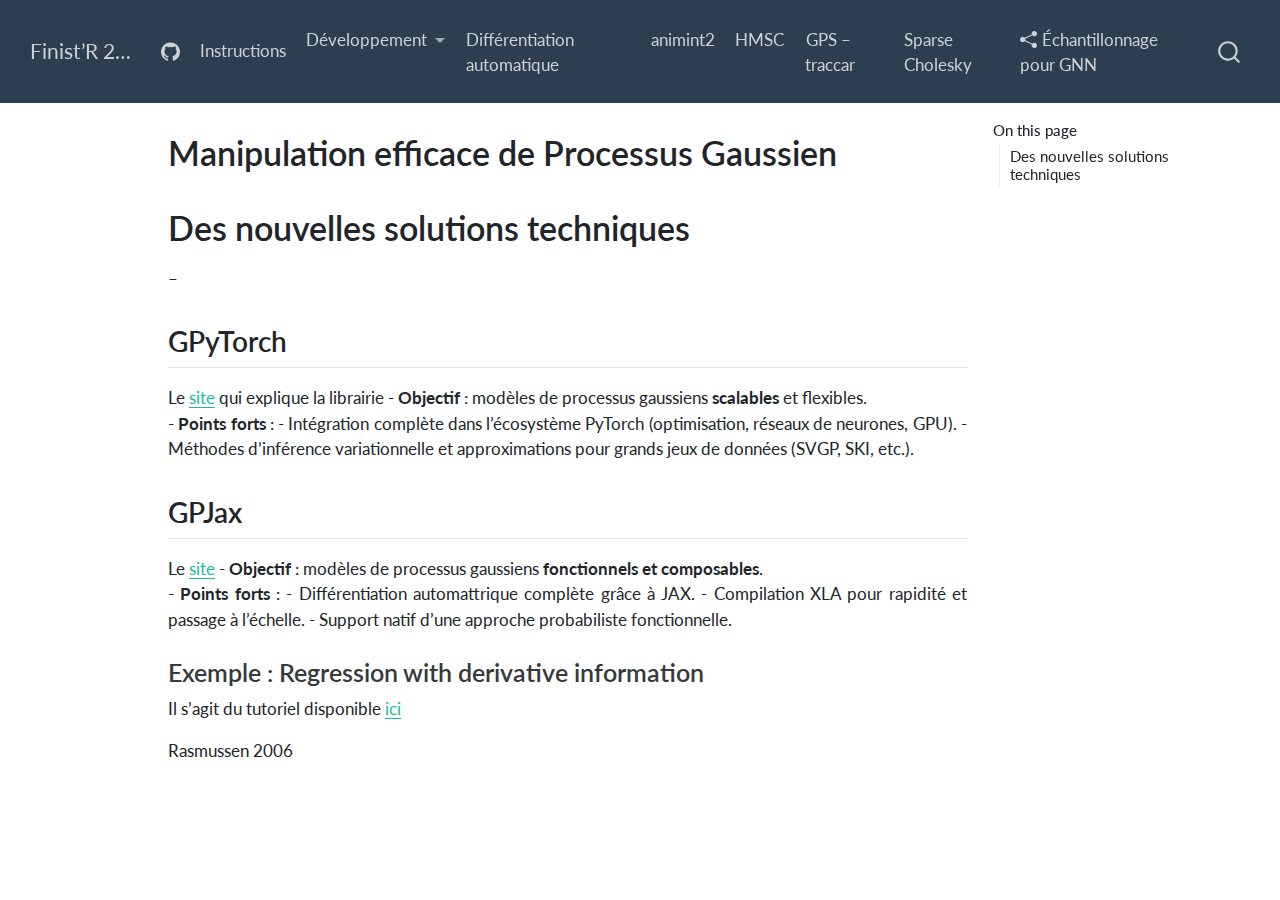
<file: gp_exploration.html>
<!DOCTYPE html>
<html xmlns="http://www.w3.org/1999/xhtml" lang="en" xml:lang="en"><head>

<meta charset="utf-8">
<meta name="generator" content="quarto-1.7.32">

<meta name="viewport" content="width=device-width, initial-scale=1.0, user-scalable=yes">


<title>Manipulation efficace de Processus Gaussien – Finist’R 2025</title>
<style>
code{white-space: pre-wrap;}
span.smallcaps{font-variant: small-caps;}
div.columns{display: flex; gap: min(4vw, 1.5em);}
div.column{flex: auto; overflow-x: auto;}
div.hanging-indent{margin-left: 1.5em; text-indent: -1.5em;}
ul.task-list{list-style: none;}
ul.task-list li input[type="checkbox"] {
  width: 0.8em;
  margin: 0 0.8em 0.2em -1em; /* quarto-specific, see https://github.com/quarto-dev/quarto-cli/issues/4556 */ 
  vertical-align: middle;
}
</style>


<script src="site_libs/quarto-nav/quarto-nav.js"></script>
<script src="site_libs/quarto-nav/headroom.min.js"></script>
<script src="site_libs/clipboard/clipboard.min.js"></script>
<script src="site_libs/quarto-search/autocomplete.umd.js"></script>
<script src="site_libs/quarto-search/fuse.min.js"></script>
<script src="site_libs/quarto-search/quarto-search.js"></script>
<meta name="quarto:offset" content="./">
<script src="site_libs/quarto-html/quarto.js" type="module"></script>
<script src="site_libs/quarto-html/tabsets/tabsets.js" type="module"></script>
<script src="site_libs/quarto-html/popper.min.js"></script>
<script src="site_libs/quarto-html/tippy.umd.min.js"></script>
<script src="site_libs/quarto-html/anchor.min.js"></script>
<link href="site_libs/quarto-html/tippy.css" rel="stylesheet">
<link href="site_libs/quarto-html/quarto-syntax-highlighting-37eea08aefeeee20ff55810ff984fec1.css" rel="stylesheet" id="quarto-text-highlighting-styles">
<script src="site_libs/bootstrap/bootstrap.min.js"></script>
<link href="site_libs/bootstrap/bootstrap-icons.css" rel="stylesheet">
<link href="site_libs/bootstrap/bootstrap-60b0263506cd53edaa55cb35cc4fcac5.min.css" rel="stylesheet" append-hash="true" id="quarto-bootstrap" data-mode="light">
<script id="quarto-search-options" type="application/json">{
  "location": "navbar",
  "copy-button": false,
  "collapse-after": 3,
  "panel-placement": "end",
  "type": "overlay",
  "limit": 50,
  "keyboard-shortcut": [
    "f",
    "/",
    "s"
  ],
  "show-item-context": false,
  "language": {
    "search-no-results-text": "No results",
    "search-matching-documents-text": "matching documents",
    "search-copy-link-title": "Copy link to search",
    "search-hide-matches-text": "Hide additional matches",
    "search-more-match-text": "more match in this document",
    "search-more-matches-text": "more matches in this document",
    "search-clear-button-title": "Clear",
    "search-text-placeholder": "",
    "search-detached-cancel-button-title": "Cancel",
    "search-submit-button-title": "Submit",
    "search-label": "Search"
  }
}</script>


<link rel="stylesheet" href="styles.css">
</head>

<body class="nav-fixed quarto-light">

<div id="quarto-search-results"></div>
  <header id="quarto-header" class="headroom fixed-top">
    <nav class="navbar navbar-expand-lg " data-bs-theme="dark">
      <div class="navbar-container container-fluid">
      <div class="navbar-brand-container mx-auto">
    <a class="navbar-brand" href="./index.html">
    <span class="navbar-title">Finist’R 2025</span>
    </a>
  </div>
            <div id="quarto-search" class="" title="Search"></div>
          <button class="navbar-toggler" type="button" data-bs-toggle="collapse" data-bs-target="#navbarCollapse" aria-controls="navbarCollapse" role="menu" aria-expanded="false" aria-label="Toggle navigation" onclick="if (window.quartoToggleHeadroom) { window.quartoToggleHeadroom(); }">
  <span class="navbar-toggler-icon"></span>
</button>
          <div class="collapse navbar-collapse" id="navbarCollapse">
            <ul class="navbar-nav navbar-nav-scroll me-auto">
  <li class="nav-item compact">
    <a class="nav-link" href="https://github.com/StateOfTheR/finistR2025"> <i class="bi bi-github" role="img" aria-label="GitHub">
</i> 
<span class="menu-text"></span></a>
  </li>  
  <li class="nav-item">
    <a class="nav-link" href="./instructions.html"> 
<span class="menu-text">Instructions</span></a>
  </li>  
</ul>
            <ul class="navbar-nav navbar-nav-scroll ms-auto">
  <li class="nav-item dropdown ">
    <a class="nav-link dropdown-toggle" href="#" id="nav-menu-développement" role="link" data-bs-toggle="dropdown" aria-expanded="false">
 <span class="menu-text">Développement</span>
    </a>
    <ul class="dropdown-menu dropdown-menu-end" aria-labelledby="nav-menu-développement">    
        <li>
    <a class="dropdown-item" href="./how_to_build_your_package.html">
 <span class="dropdown-text">How to build your package - Julia edition</span></a>
  </li>  
        <li>
    <a class="dropdown-item" href="./positron.html">
 <span class="dropdown-text">Positron</span></a>
  </li>  
        <li>
    <a class="dropdown-item" href="./package_python.html">
 <span class="dropdown-text">Python packaging</span></a>
  </li>  
    </ul>
  </li>
  <li class="nav-item">
    <a class="nav-link" href="./autodiff.html"> 
<span class="menu-text">Différentiation automatique</span></a>
  </li>  
  <li class="nav-item">
    <a class="nav-link" href="./animint.html"> 
<span class="menu-text">animint2</span></a>
  </li>  
  <li class="nav-item">
    <a class="nav-link" href="./hsmc.qmd"> 
<span class="menu-text">HMSC</span></a>
  </li>  
  <li class="nav-item">
    <a class="nav-link" href="./traccar.html"> <i class="bi bi-Bicycle" role="img">
</i> 
<span class="menu-text">GPS – traccar</span></a>
  </li>  
  <li class="nav-item">
    <a class="nav-link" href="./sparse_cholesky.html"> 
<span class="menu-text">Sparse Cholesky</span></a>
  </li>  
  <li class="nav-item">
    <a class="nav-link" href="./GNNpytgeo.html"> <i class="bi bi-share-fill" role="img">
</i> 
<span class="menu-text">Échantillonnage pour GNN</span></a>
  </li>  
</ul>
          </div> <!-- /navcollapse -->
            <div class="quarto-navbar-tools">
</div>
      </div> <!-- /container-fluid -->
    </nav>
</header>
<!-- content -->
<div id="quarto-content" class="quarto-container page-columns page-rows-contents page-layout-article page-navbar">
<!-- sidebar -->
<!-- margin-sidebar -->
    <div id="quarto-margin-sidebar" class="sidebar margin-sidebar">
        <nav id="TOC" role="doc-toc" class="toc-active">
    <h2 id="toc-title">On this page</h2>
   
  <ul>
  <li><a href="#des-nouvelles-solutions-techniques" id="toc-des-nouvelles-solutions-techniques" class="nav-link active" data-scroll-target="#des-nouvelles-solutions-techniques">Des nouvelles solutions techniques</a>
  <ul class="collapse">
  <li><a href="#gpytorch" id="toc-gpytorch" class="nav-link" data-scroll-target="#gpytorch">GPyTorch</a></li>
  <li><a href="#gpjax" id="toc-gpjax" class="nav-link" data-scroll-target="#gpjax">GPJax</a>
  <ul class="collapse">
  <li><a href="#exemple-regression-with-derivative-information" id="toc-exemple-regression-with-derivative-information" class="nav-link" data-scroll-target="#exemple-regression-with-derivative-information">Exemple : Regression with derivative information</a></li>
  </ul></li>
  </ul></li>
  </ul>
</nav>
    </div>
<!-- main -->
<main class="content" id="quarto-document-content">

<header id="title-block-header" class="quarto-title-block default">
<div class="quarto-title">
<h1 class="title">Manipulation efficace de Processus Gaussien</h1>
</div>



<div class="quarto-title-meta">

    
  
    
  </div>
  


</header>


<section id="des-nouvelles-solutions-techniques" class="level1">
<h1>Des nouvelles solutions techniques</h1>
<p>–</p>
<section id="gpytorch" class="level2">
<h2 class="anchored" data-anchor-id="gpytorch">GPyTorch</h2>
<p>Le <a href="https://gpytorch.ai/">site</a> qui explique la librairie - <strong>Objectif</strong> : modèles de processus gaussiens <strong>scalables</strong> et flexibles.<br>
- <strong>Points forts</strong> : - Intégration complète dans l’écosystème PyTorch (optimisation, réseaux de neurones, GPU). - Méthodes d’inférence variationnelle et approximations pour grands jeux de données (SVGP, SKI, etc.).</p>
</section>
<section id="gpjax" class="level2">
<h2 class="anchored" data-anchor-id="gpjax">GPJax</h2>
<p>Le <a href="https://docs.jaxgaussianprocesses.com/">site</a> - <strong>Objectif</strong> : modèles de processus gaussiens <strong>fonctionnels et composables</strong>.<br>
- <strong>Points forts</strong> : - Différentiation automattrique complète grâce à JAX. - Compilation XLA pour rapidité et passage à l’échelle. - Support natif d’une approche probabiliste fonctionnelle.</p>
<section id="exemple-regression-with-derivative-information" class="level3">
<h3 class="anchored" data-anchor-id="exemple-regression-with-derivative-information">Exemple : Regression with derivative information</h3>
<p>Il s’agit du tutoriel disponible <a href="https://docs.gpytorch.ai/en/v1.13/examples/08_Advanced_Usage/Simple_GP_Regression_Derivative_Information_1d.html">ici</a></p>
<!-- gaussian process with non normal likelihood -->
<!-- https://gpss.cc/gpss19/slides/Saul2019.pdf -->
<!-- Laplace matching + transport optimal -->
<p>Rasmussen 2006</p>


</section>
</section>
</section>

</main> <!-- /main -->
<script id="quarto-html-after-body" type="application/javascript">
  window.document.addEventListener("DOMContentLoaded", function (event) {
    const icon = "";
    const anchorJS = new window.AnchorJS();
    anchorJS.options = {
      placement: 'right',
      icon: icon
    };
    anchorJS.add('.anchored');
    const isCodeAnnotation = (el) => {
      for (const clz of el.classList) {
        if (clz.startsWith('code-annotation-')) {                     
          return true;
        }
      }
      return false;
    }
    const onCopySuccess = function(e) {
      // button target
      const button = e.trigger;
      // don't keep focus
      button.blur();
      // flash "checked"
      button.classList.add('code-copy-button-checked');
      var currentTitle = button.getAttribute("title");
      button.setAttribute("title", "Copied!");
      let tooltip;
      if (window.bootstrap) {
        button.setAttribute("data-bs-toggle", "tooltip");
        button.setAttribute("data-bs-placement", "left");
        button.setAttribute("data-bs-title", "Copied!");
        tooltip = new bootstrap.Tooltip(button, 
          { trigger: "manual", 
            customClass: "code-copy-button-tooltip",
            offset: [0, -8]});
        tooltip.show();    
      }
      setTimeout(function() {
        if (tooltip) {
          tooltip.hide();
          button.removeAttribute("data-bs-title");
          button.removeAttribute("data-bs-toggle");
          button.removeAttribute("data-bs-placement");
        }
        button.setAttribute("title", currentTitle);
        button.classList.remove('code-copy-button-checked');
      }, 1000);
      // clear code selection
      e.clearSelection();
    }
    const getTextToCopy = function(trigger) {
        const codeEl = trigger.previousElementSibling.cloneNode(true);
        for (const childEl of codeEl.children) {
          if (isCodeAnnotation(childEl)) {
            childEl.remove();
          }
        }
        return codeEl.innerText;
    }
    const clipboard = new window.ClipboardJS('.code-copy-button:not([data-in-quarto-modal])', {
      text: getTextToCopy
    });
    clipboard.on('success', onCopySuccess);
    if (window.document.getElementById('quarto-embedded-source-code-modal')) {
      const clipboardModal = new window.ClipboardJS('.code-copy-button[data-in-quarto-modal]', {
        text: getTextToCopy,
        container: window.document.getElementById('quarto-embedded-source-code-modal')
      });
      clipboardModal.on('success', onCopySuccess);
    }
      var localhostRegex = new RegExp(/^(?:http|https):\/\/localhost\:?[0-9]*\//);
      var mailtoRegex = new RegExp(/^mailto:/);
        var filterRegex = new RegExp('/' + window.location.host + '/');
      var isInternal = (href) => {
          return filterRegex.test(href) || localhostRegex.test(href) || mailtoRegex.test(href);
      }
      // Inspect non-navigation links and adorn them if external
     var links = window.document.querySelectorAll('a[href]:not(.nav-link):not(.navbar-brand):not(.toc-action):not(.sidebar-link):not(.sidebar-item-toggle):not(.pagination-link):not(.no-external):not([aria-hidden]):not(.dropdown-item):not(.quarto-navigation-tool):not(.about-link)');
      for (var i=0; i<links.length; i++) {
        const link = links[i];
        if (!isInternal(link.href)) {
          // undo the damage that might have been done by quarto-nav.js in the case of
          // links that we want to consider external
          if (link.dataset.originalHref !== undefined) {
            link.href = link.dataset.originalHref;
          }
        }
      }
    function tippyHover(el, contentFn, onTriggerFn, onUntriggerFn) {
      const config = {
        allowHTML: true,
        maxWidth: 500,
        delay: 100,
        arrow: false,
        appendTo: function(el) {
            return el.parentElement;
        },
        interactive: true,
        interactiveBorder: 10,
        theme: 'quarto',
        placement: 'bottom-start',
      };
      if (contentFn) {
        config.content = contentFn;
      }
      if (onTriggerFn) {
        config.onTrigger = onTriggerFn;
      }
      if (onUntriggerFn) {
        config.onUntrigger = onUntriggerFn;
      }
      window.tippy(el, config); 
    }
    const noterefs = window.document.querySelectorAll('a[role="doc-noteref"]');
    for (var i=0; i<noterefs.length; i++) {
      const ref = noterefs[i];
      tippyHover(ref, function() {
        // use id or data attribute instead here
        let href = ref.getAttribute('data-footnote-href') || ref.getAttribute('href');
        try { href = new URL(href).hash; } catch {}
        const id = href.replace(/^#\/?/, "");
        const note = window.document.getElementById(id);
        if (note) {
          return note.innerHTML;
        } else {
          return "";
        }
      });
    }
    const xrefs = window.document.querySelectorAll('a.quarto-xref');
    const processXRef = (id, note) => {
      // Strip column container classes
      const stripColumnClz = (el) => {
        el.classList.remove("page-full", "page-columns");
        if (el.children) {
          for (const child of el.children) {
            stripColumnClz(child);
          }
        }
      }
      stripColumnClz(note)
      if (id === null || id.startsWith('sec-')) {
        // Special case sections, only their first couple elements
        const container = document.createElement("div");
        if (note.children && note.children.length > 2) {
          container.appendChild(note.children[0].cloneNode(true));
          for (let i = 1; i < note.children.length; i++) {
            const child = note.children[i];
            if (child.tagName === "P" && child.innerText === "") {
              continue;
            } else {
              container.appendChild(child.cloneNode(true));
              break;
            }
          }
          if (window.Quarto?.typesetMath) {
            window.Quarto.typesetMath(container);
          }
          return container.innerHTML
        } else {
          if (window.Quarto?.typesetMath) {
            window.Quarto.typesetMath(note);
          }
          return note.innerHTML;
        }
      } else {
        // Remove any anchor links if they are present
        const anchorLink = note.querySelector('a.anchorjs-link');
        if (anchorLink) {
          anchorLink.remove();
        }
        if (window.Quarto?.typesetMath) {
          window.Quarto.typesetMath(note);
        }
        if (note.classList.contains("callout")) {
          return note.outerHTML;
        } else {
          return note.innerHTML;
        }
      }
    }
    for (var i=0; i<xrefs.length; i++) {
      const xref = xrefs[i];
      tippyHover(xref, undefined, function(instance) {
        instance.disable();
        let url = xref.getAttribute('href');
        let hash = undefined; 
        if (url.startsWith('#')) {
          hash = url;
        } else {
          try { hash = new URL(url).hash; } catch {}
        }
        if (hash) {
          const id = hash.replace(/^#\/?/, "");
          const note = window.document.getElementById(id);
          if (note !== null) {
            try {
              const html = processXRef(id, note.cloneNode(true));
              instance.setContent(html);
            } finally {
              instance.enable();
              instance.show();
            }
          } else {
            // See if we can fetch this
            fetch(url.split('#')[0])
            .then(res => res.text())
            .then(html => {
              const parser = new DOMParser();
              const htmlDoc = parser.parseFromString(html, "text/html");
              const note = htmlDoc.getElementById(id);
              if (note !== null) {
                const html = processXRef(id, note);
                instance.setContent(html);
              } 
            }).finally(() => {
              instance.enable();
              instance.show();
            });
          }
        } else {
          // See if we can fetch a full url (with no hash to target)
          // This is a special case and we should probably do some content thinning / targeting
          fetch(url)
          .then(res => res.text())
          .then(html => {
            const parser = new DOMParser();
            const htmlDoc = parser.parseFromString(html, "text/html");
            const note = htmlDoc.querySelector('main.content');
            if (note !== null) {
              // This should only happen for chapter cross references
              // (since there is no id in the URL)
              // remove the first header
              if (note.children.length > 0 && note.children[0].tagName === "HEADER") {
                note.children[0].remove();
              }
              const html = processXRef(null, note);
              instance.setContent(html);
            } 
          }).finally(() => {
            instance.enable();
            instance.show();
          });
        }
      }, function(instance) {
      });
    }
        let selectedAnnoteEl;
        const selectorForAnnotation = ( cell, annotation) => {
          let cellAttr = 'data-code-cell="' + cell + '"';
          let lineAttr = 'data-code-annotation="' +  annotation + '"';
          const selector = 'span[' + cellAttr + '][' + lineAttr + ']';
          return selector;
        }
        const selectCodeLines = (annoteEl) => {
          const doc = window.document;
          const targetCell = annoteEl.getAttribute("data-target-cell");
          const targetAnnotation = annoteEl.getAttribute("data-target-annotation");
          const annoteSpan = window.document.querySelector(selectorForAnnotation(targetCell, targetAnnotation));
          const lines = annoteSpan.getAttribute("data-code-lines").split(",");
          const lineIds = lines.map((line) => {
            return targetCell + "-" + line;
          })
          let top = null;
          let height = null;
          let parent = null;
          if (lineIds.length > 0) {
              //compute the position of the single el (top and bottom and make a div)
              const el = window.document.getElementById(lineIds[0]);
              top = el.offsetTop;
              height = el.offsetHeight;
              parent = el.parentElement.parentElement;
            if (lineIds.length > 1) {
              const lastEl = window.document.getElementById(lineIds[lineIds.length - 1]);
              const bottom = lastEl.offsetTop + lastEl.offsetHeight;
              height = bottom - top;
            }
            if (top !== null && height !== null && parent !== null) {
              // cook up a div (if necessary) and position it 
              let div = window.document.getElementById("code-annotation-line-highlight");
              if (div === null) {
                div = window.document.createElement("div");
                div.setAttribute("id", "code-annotation-line-highlight");
                div.style.position = 'absolute';
                parent.appendChild(div);
              }
              div.style.top = top - 2 + "px";
              div.style.height = height + 4 + "px";
              div.style.left = 0;
              let gutterDiv = window.document.getElementById("code-annotation-line-highlight-gutter");
              if (gutterDiv === null) {
                gutterDiv = window.document.createElement("div");
                gutterDiv.setAttribute("id", "code-annotation-line-highlight-gutter");
                gutterDiv.style.position = 'absolute';
                const codeCell = window.document.getElementById(targetCell);
                const gutter = codeCell.querySelector('.code-annotation-gutter');
                gutter.appendChild(gutterDiv);
              }
              gutterDiv.style.top = top - 2 + "px";
              gutterDiv.style.height = height + 4 + "px";
            }
            selectedAnnoteEl = annoteEl;
          }
        };
        const unselectCodeLines = () => {
          const elementsIds = ["code-annotation-line-highlight", "code-annotation-line-highlight-gutter"];
          elementsIds.forEach((elId) => {
            const div = window.document.getElementById(elId);
            if (div) {
              div.remove();
            }
          });
          selectedAnnoteEl = undefined;
        };
          // Handle positioning of the toggle
      window.addEventListener(
        "resize",
        throttle(() => {
          elRect = undefined;
          if (selectedAnnoteEl) {
            selectCodeLines(selectedAnnoteEl);
          }
        }, 10)
      );
      function throttle(fn, ms) {
      let throttle = false;
      let timer;
        return (...args) => {
          if(!throttle) { // first call gets through
              fn.apply(this, args);
              throttle = true;
          } else { // all the others get throttled
              if(timer) clearTimeout(timer); // cancel #2
              timer = setTimeout(() => {
                fn.apply(this, args);
                timer = throttle = false;
              }, ms);
          }
        };
      }
        // Attach click handler to the DT
        const annoteDls = window.document.querySelectorAll('dt[data-target-cell]');
        for (const annoteDlNode of annoteDls) {
          annoteDlNode.addEventListener('click', (event) => {
            const clickedEl = event.target;
            if (clickedEl !== selectedAnnoteEl) {
              unselectCodeLines();
              const activeEl = window.document.querySelector('dt[data-target-cell].code-annotation-active');
              if (activeEl) {
                activeEl.classList.remove('code-annotation-active');
              }
              selectCodeLines(clickedEl);
              clickedEl.classList.add('code-annotation-active');
            } else {
              // Unselect the line
              unselectCodeLines();
              clickedEl.classList.remove('code-annotation-active');
            }
          });
        }
    const findCites = (el) => {
      const parentEl = el.parentElement;
      if (parentEl) {
        const cites = parentEl.dataset.cites;
        if (cites) {
          return {
            el,
            cites: cites.split(' ')
          };
        } else {
          return findCites(el.parentElement)
        }
      } else {
        return undefined;
      }
    };
    var bibliorefs = window.document.querySelectorAll('a[role="doc-biblioref"]');
    for (var i=0; i<bibliorefs.length; i++) {
      const ref = bibliorefs[i];
      const citeInfo = findCites(ref);
      if (citeInfo) {
        tippyHover(citeInfo.el, function() {
          var popup = window.document.createElement('div');
          citeInfo.cites.forEach(function(cite) {
            var citeDiv = window.document.createElement('div');
            citeDiv.classList.add('hanging-indent');
            citeDiv.classList.add('csl-entry');
            var biblioDiv = window.document.getElementById('ref-' + cite);
            if (biblioDiv) {
              citeDiv.innerHTML = biblioDiv.innerHTML;
            }
            popup.appendChild(citeDiv);
          });
          return popup.innerHTML;
        });
      }
    }
  });
  </script>
</div> <!-- /content -->




</body></html>
</file>
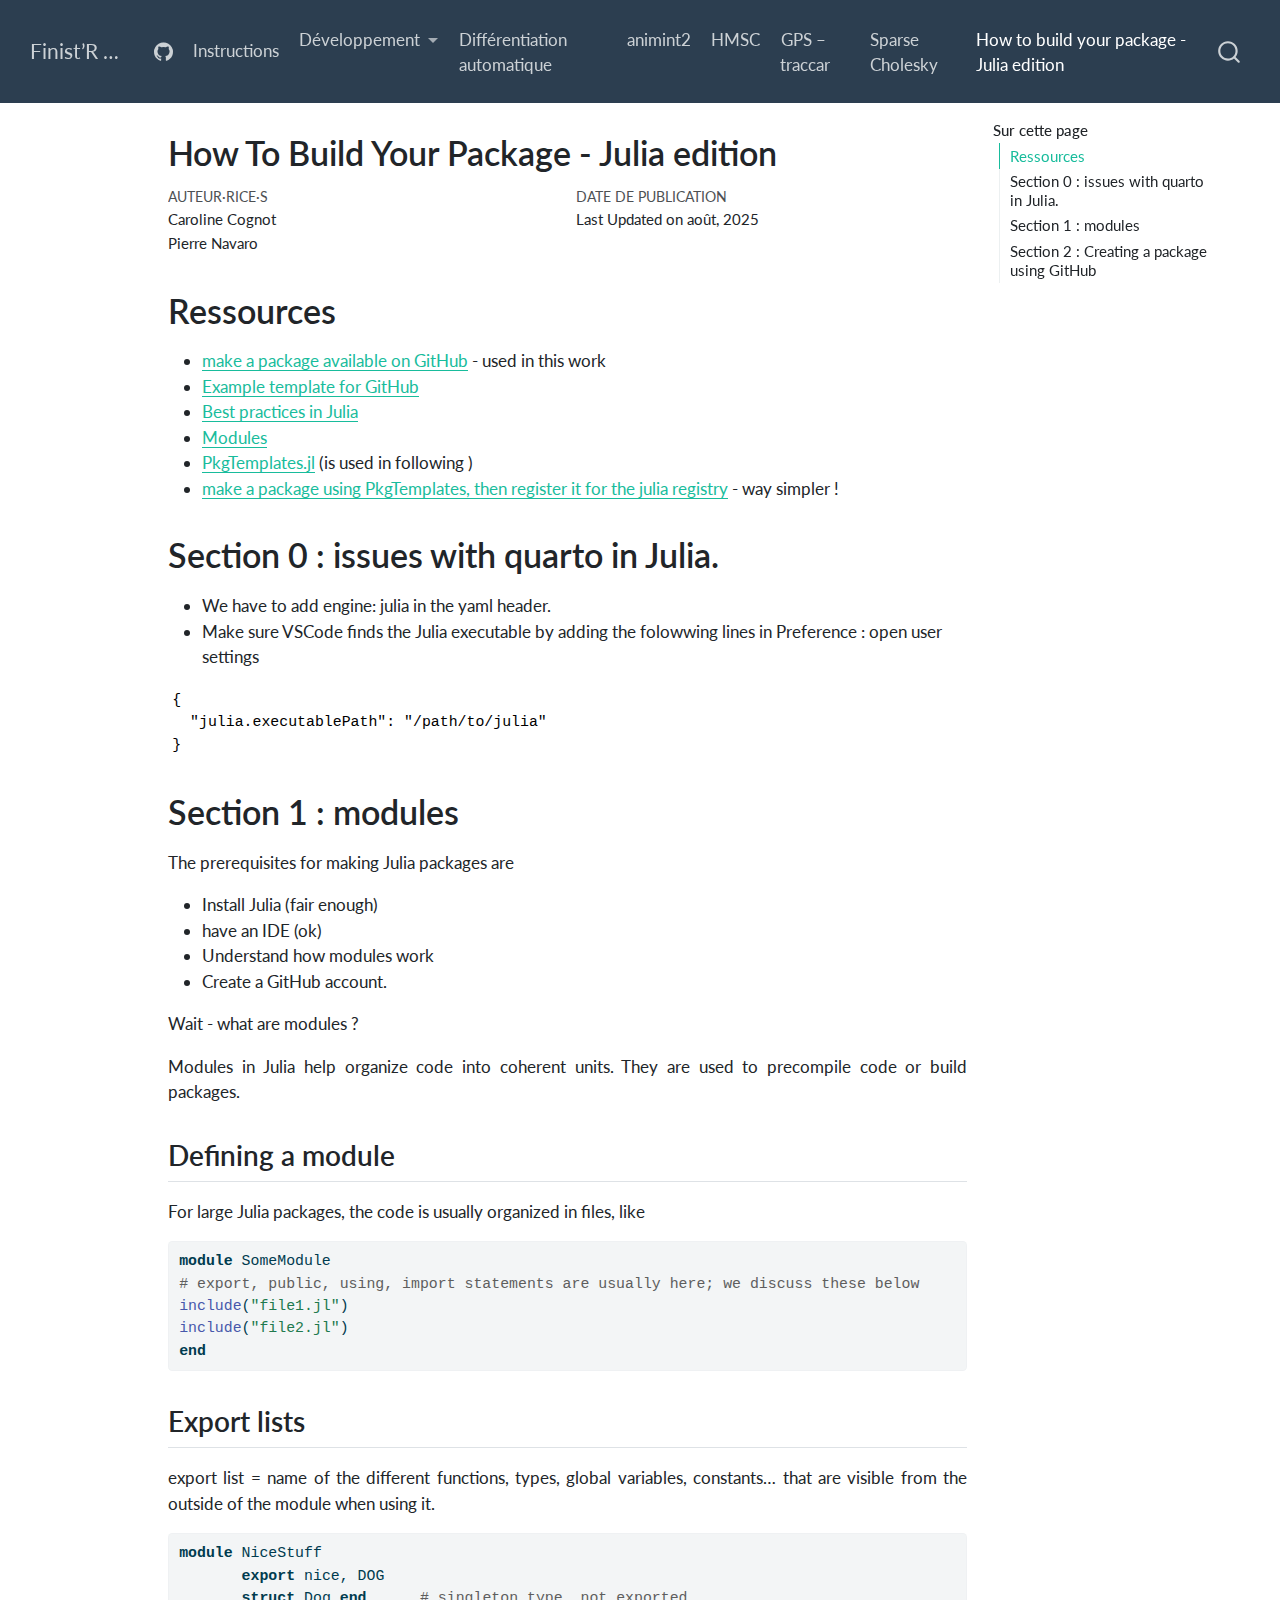
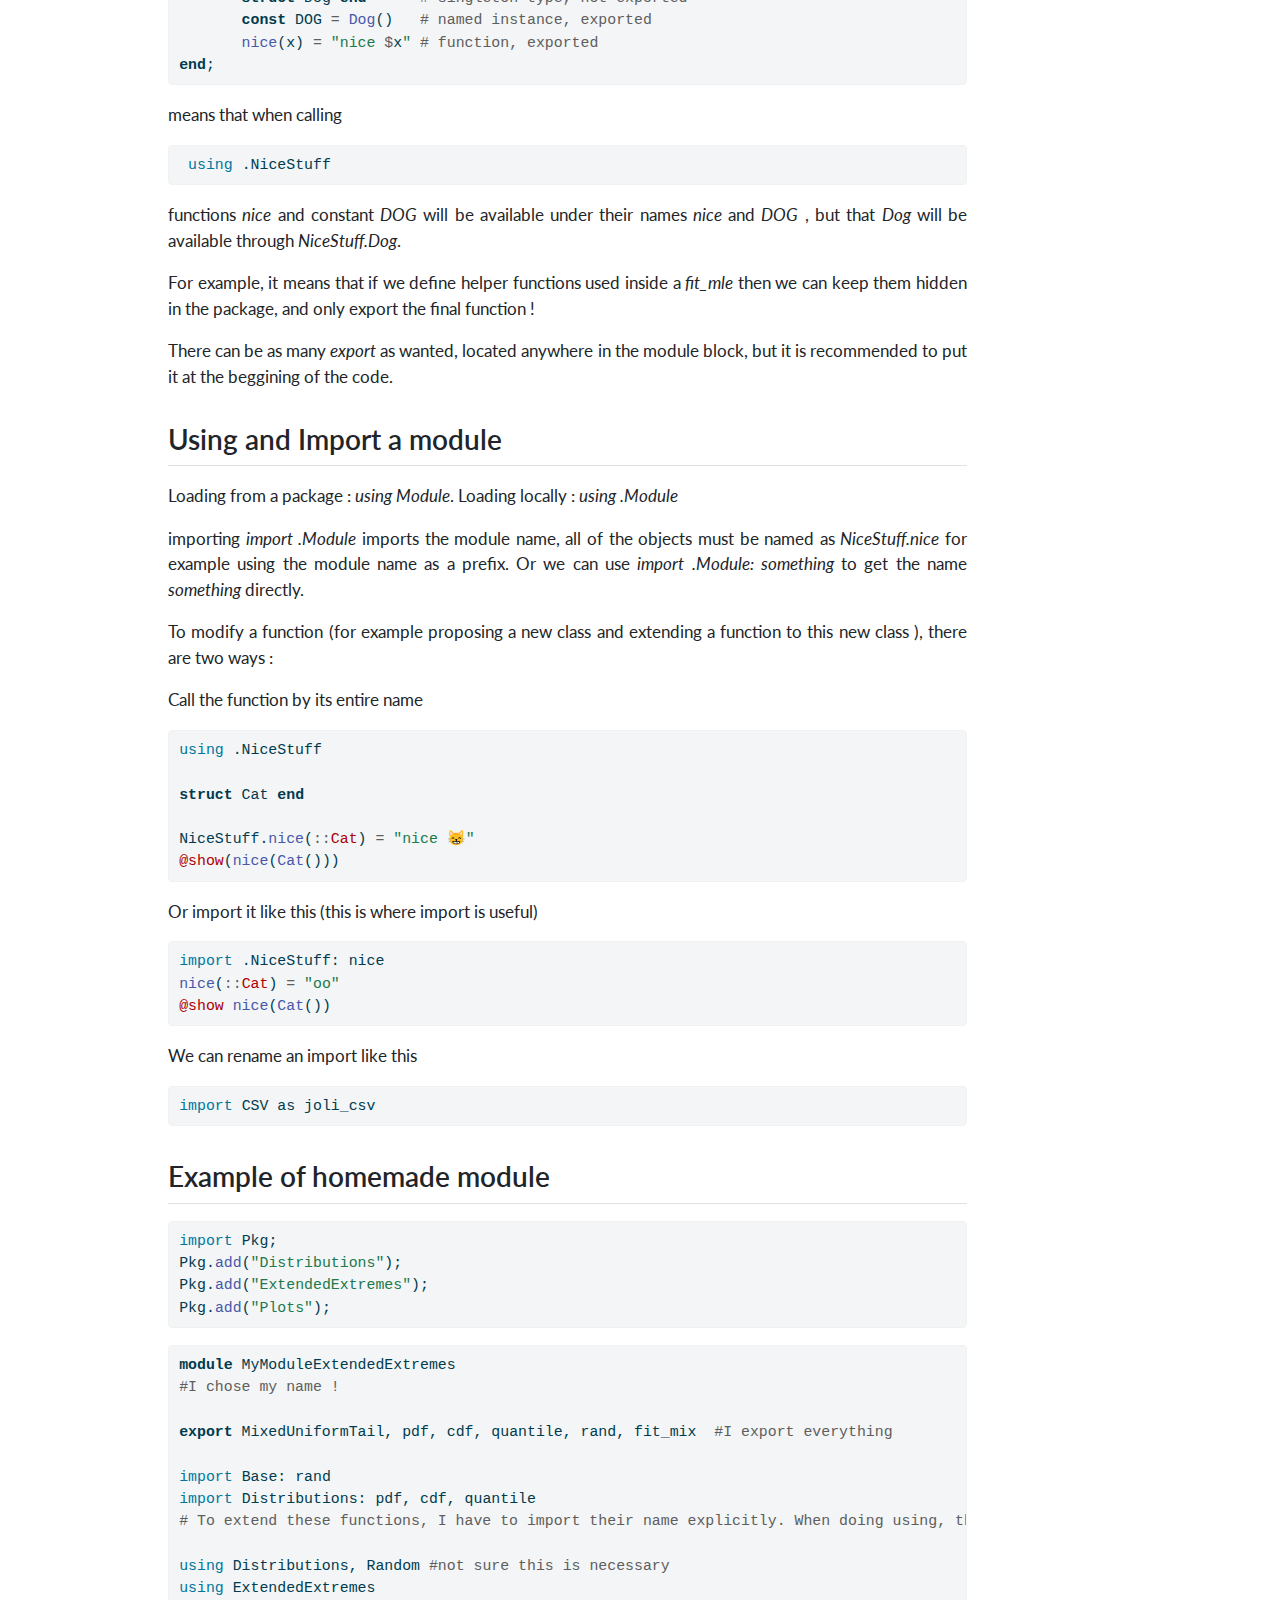
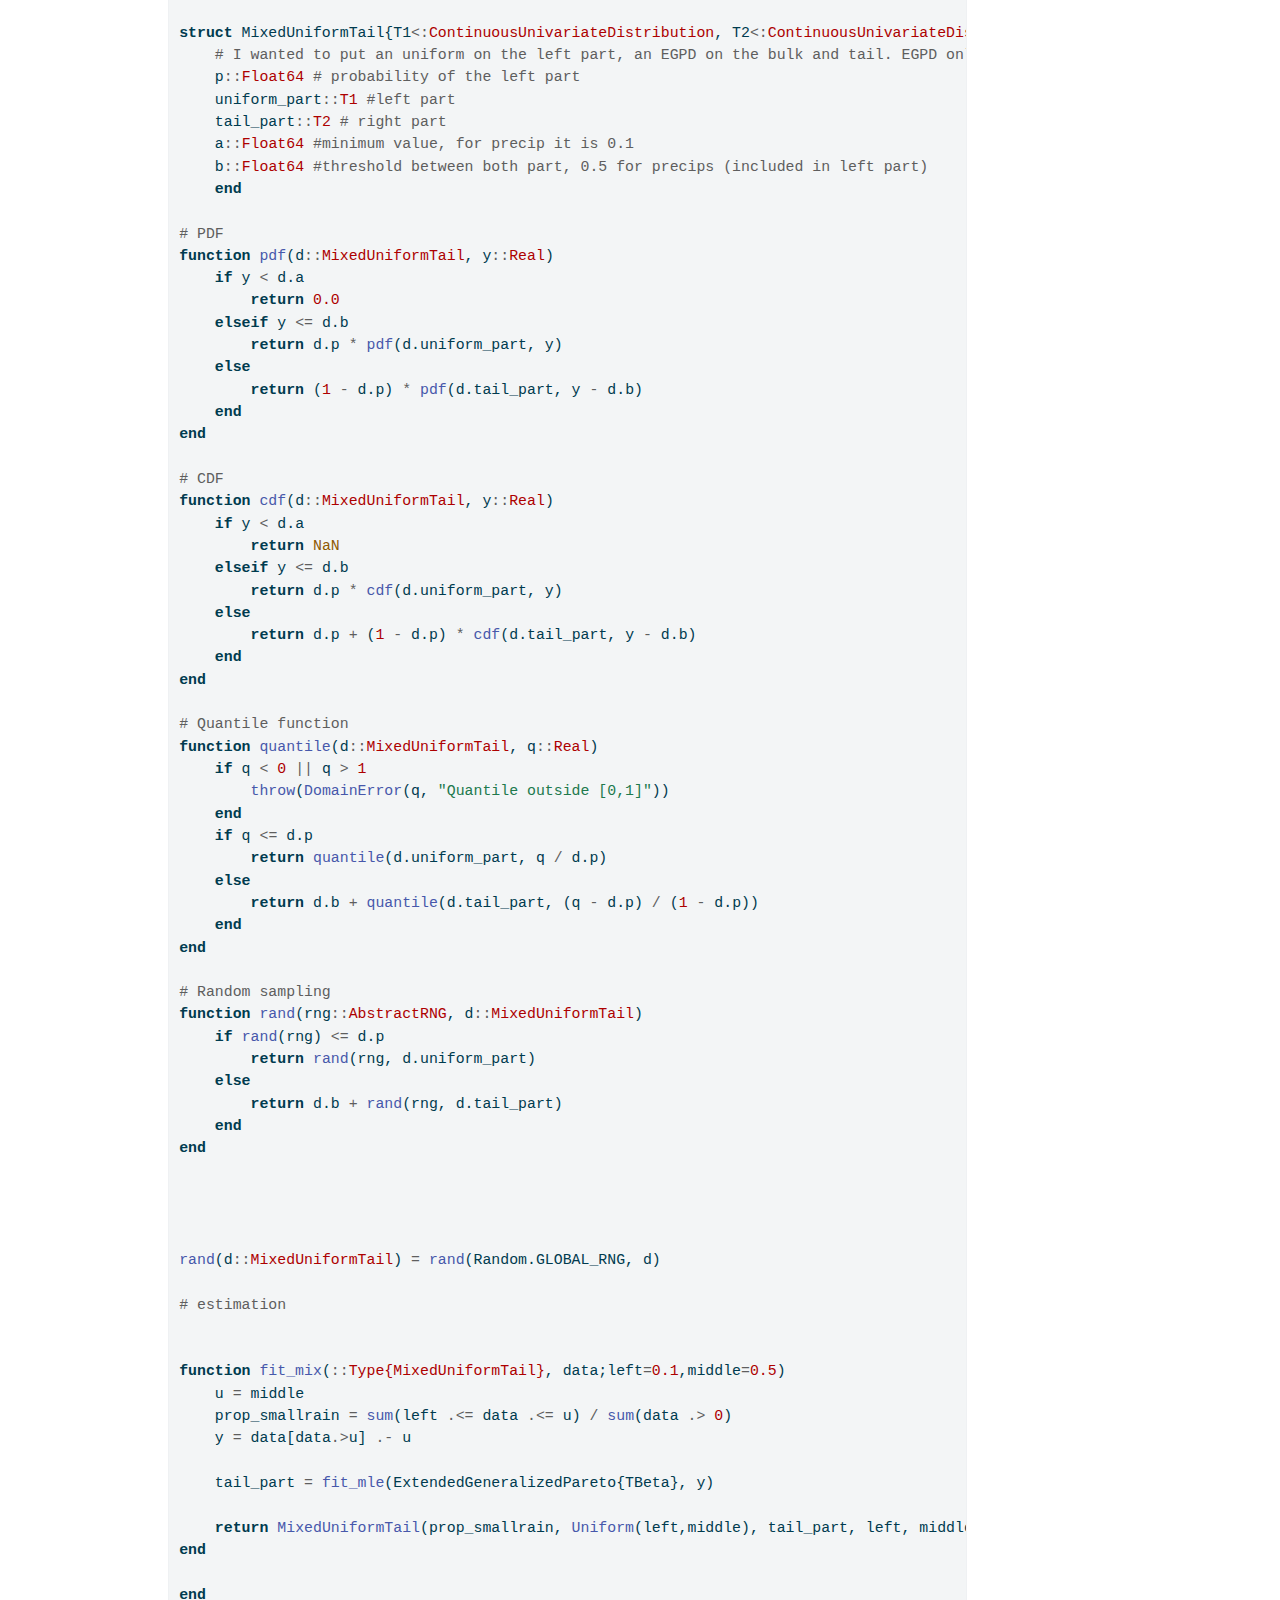
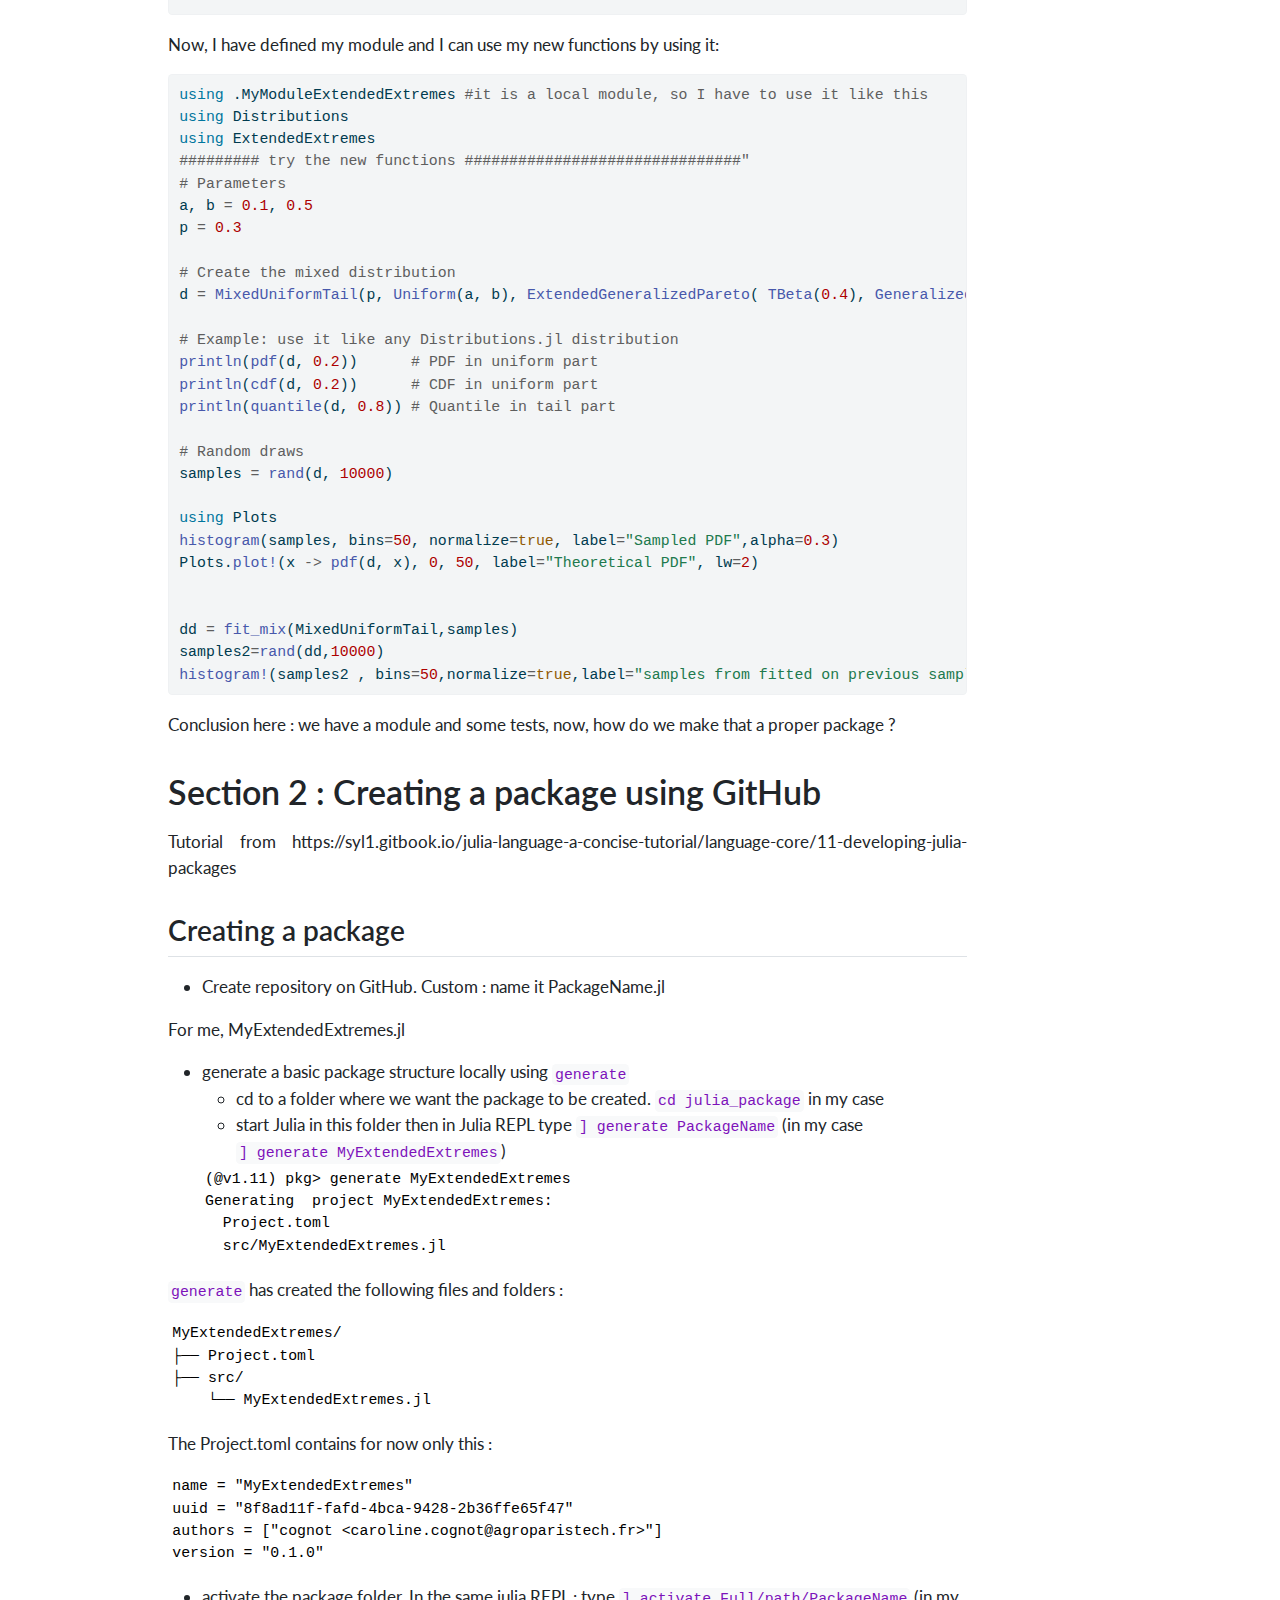
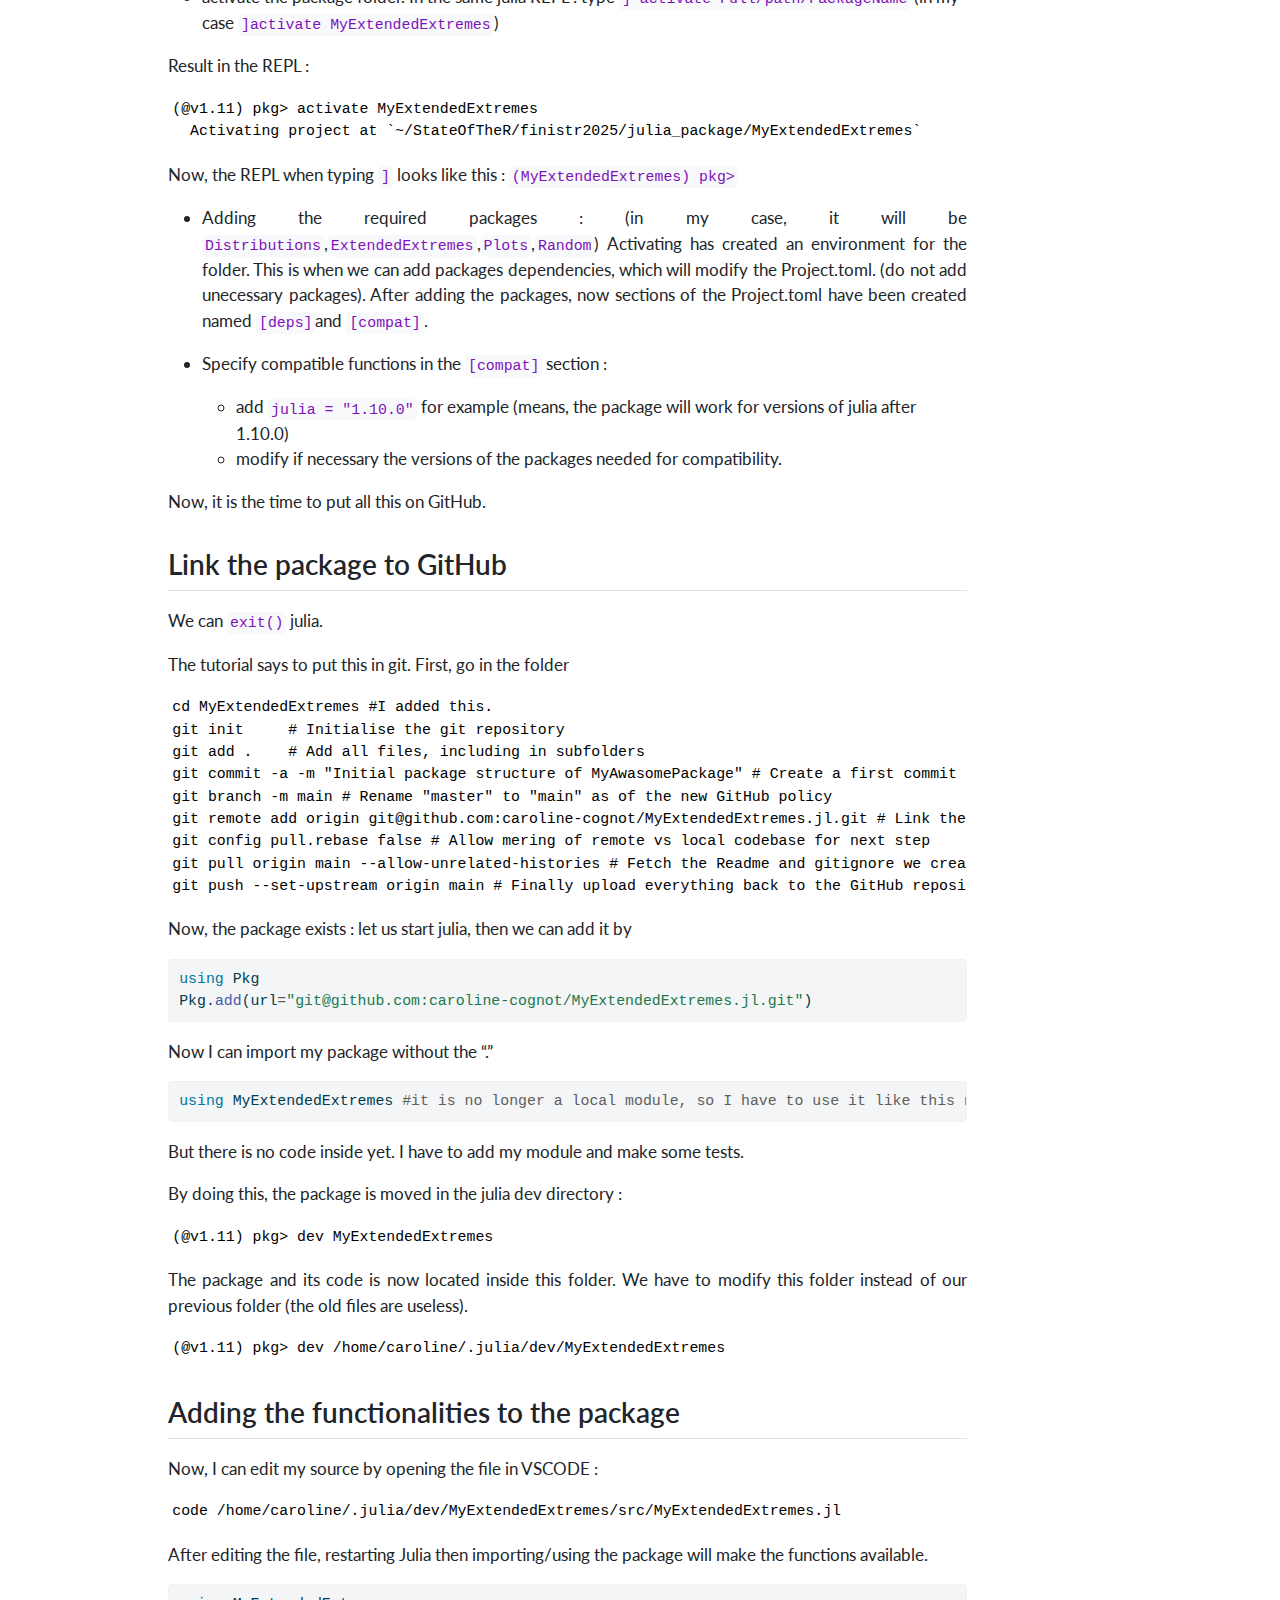
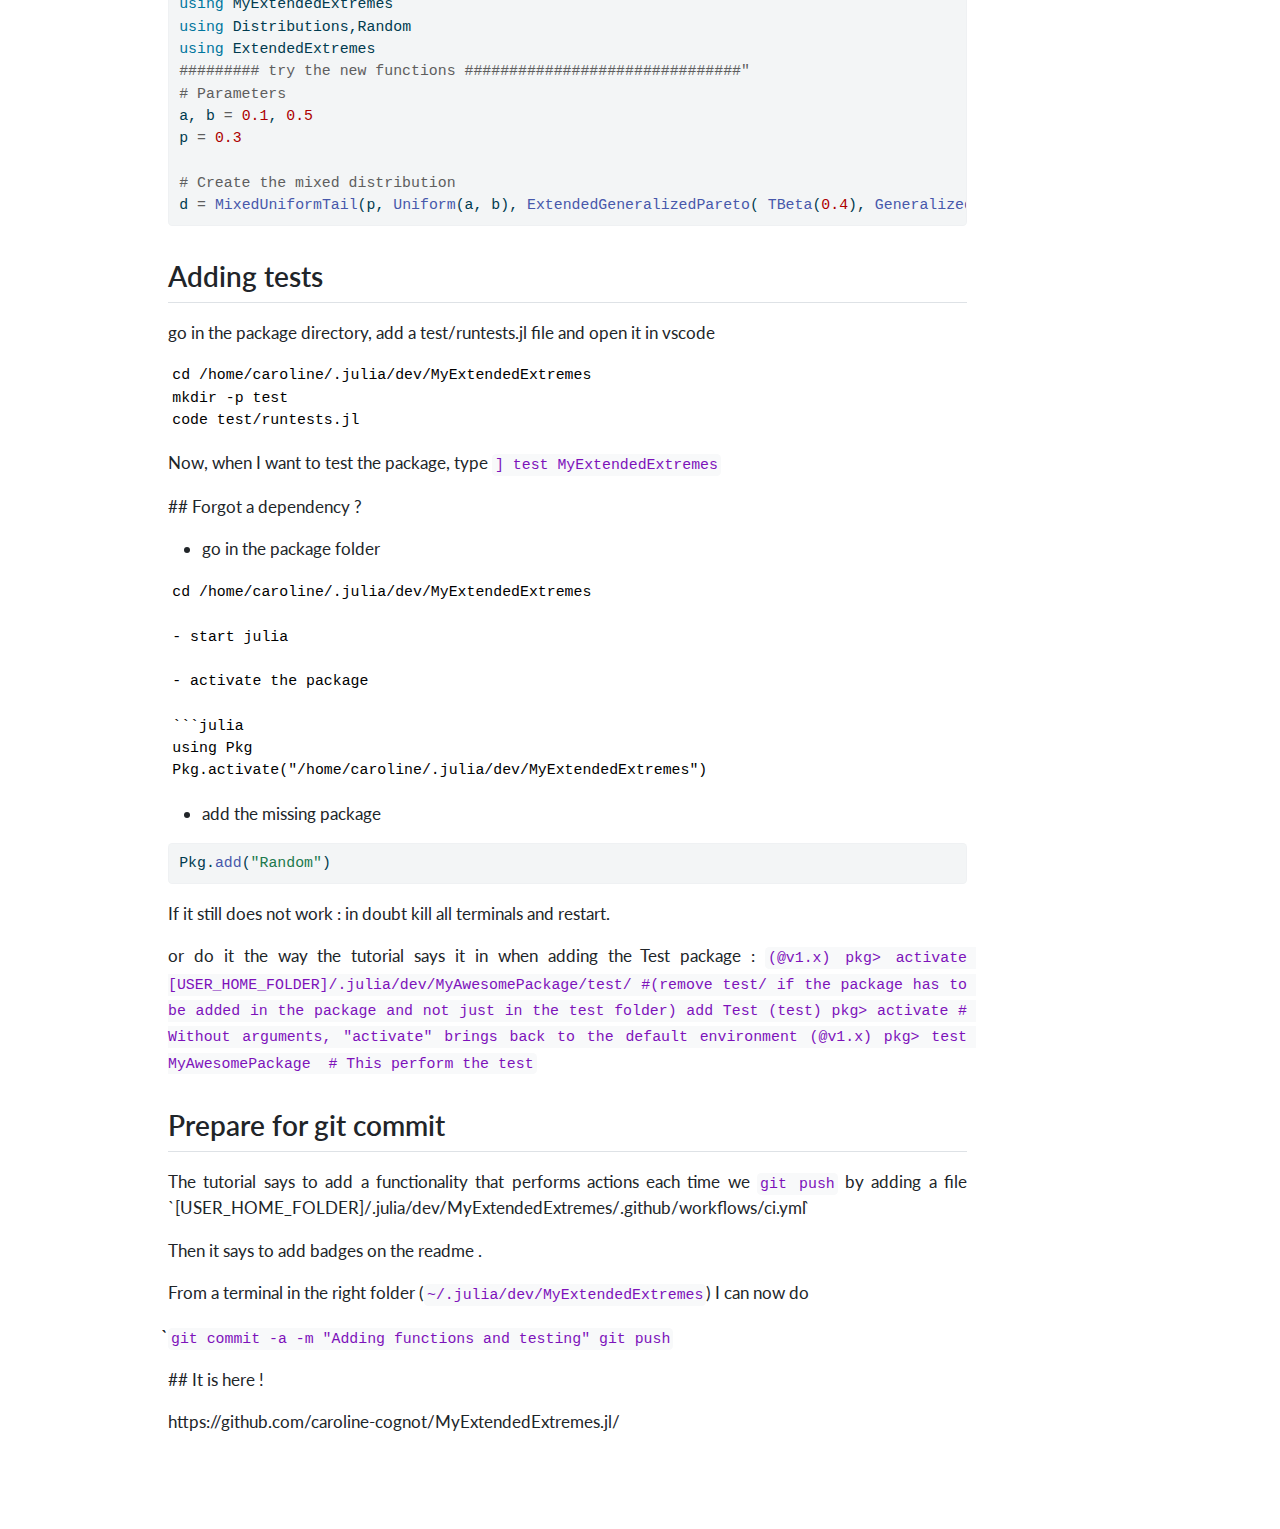
<file: how_to_build_your_package.html>
<!DOCTYPE html>
<html xmlns="http://www.w3.org/1999/xhtml" lang="fr" xml:lang="fr"><head>

<meta charset="utf-8">
<meta name="generator" content="quarto-1.6.42">

<meta name="viewport" content="width=device-width, initial-scale=1.0, user-scalable=yes">

<meta name="author" content="Caroline Cognot">
<meta name="author" content="Pierre Navaro">

<title>How To Build Your Package - Julia edition – Finist’R 2025</title>
<style>
code{white-space: pre-wrap;}
span.smallcaps{font-variant: small-caps;}
div.columns{display: flex; gap: min(4vw, 1.5em);}
div.column{flex: auto; overflow-x: auto;}
div.hanging-indent{margin-left: 1.5em; text-indent: -1.5em;}
ul.task-list{list-style: none;}
ul.task-list li input[type="checkbox"] {
  width: 0.8em;
  margin: 0 0.8em 0.2em -1em; /* quarto-specific, see https://github.com/quarto-dev/quarto-cli/issues/4556 */ 
  vertical-align: middle;
}
/* CSS for syntax highlighting */
pre > code.sourceCode { white-space: pre; position: relative; }
pre > code.sourceCode > span { line-height: 1.25; }
pre > code.sourceCode > span:empty { height: 1.2em; }
.sourceCode { overflow: visible; }
code.sourceCode > span { color: inherit; text-decoration: inherit; }
div.sourceCode { margin: 1em 0; }
pre.sourceCode { margin: 0; }
@media screen {
div.sourceCode { overflow: auto; }
}
@media print {
pre > code.sourceCode { white-space: pre-wrap; }
pre > code.sourceCode > span { display: inline-block; text-indent: -5em; padding-left: 5em; }
}
pre.numberSource code
  { counter-reset: source-line 0; }
pre.numberSource code > span
  { position: relative; left: -4em; counter-increment: source-line; }
pre.numberSource code > span > a:first-child::before
  { content: counter(source-line);
    position: relative; left: -1em; text-align: right; vertical-align: baseline;
    border: none; display: inline-block;
    -webkit-touch-callout: none; -webkit-user-select: none;
    -khtml-user-select: none; -moz-user-select: none;
    -ms-user-select: none; user-select: none;
    padding: 0 4px; width: 4em;
  }
pre.numberSource { margin-left: 3em;  padding-left: 4px; }
div.sourceCode
  {   }
@media screen {
pre > code.sourceCode > span > a:first-child::before { text-decoration: underline; }
}
</style>


<script src="site_libs/quarto-nav/quarto-nav.js"></script>
<script src="site_libs/quarto-nav/headroom.min.js"></script>
<script src="site_libs/clipboard/clipboard.min.js"></script>
<script src="site_libs/quarto-search/autocomplete.umd.js"></script>
<script src="site_libs/quarto-search/fuse.min.js"></script>
<script src="site_libs/quarto-search/quarto-search.js"></script>
<meta name="quarto:offset" content="./">
<script src="site_libs/quarto-html/quarto.js"></script>
<script src="site_libs/quarto-html/popper.min.js"></script>
<script src="site_libs/quarto-html/tippy.umd.min.js"></script>
<script src="site_libs/quarto-html/anchor.min.js"></script>
<link href="site_libs/quarto-html/tippy.css" rel="stylesheet">
<link href="site_libs/quarto-html/quarto-syntax-highlighting-2f5df379a58b258e96c21c0638c20c03.css" rel="stylesheet" id="quarto-text-highlighting-styles">
<script src="site_libs/bootstrap/bootstrap.min.js"></script>
<link href="site_libs/bootstrap/bootstrap-icons.css" rel="stylesheet">
<link href="site_libs/bootstrap/bootstrap-b8ded578f01cf45f867b749dfb801973.min.css" rel="stylesheet" append-hash="true" id="quarto-bootstrap" data-mode="light">
<script id="quarto-search-options" type="application/json">{
  "location": "navbar",
  "copy-button": false,
  "collapse-after": 3,
  "panel-placement": "end",
  "type": "overlay",
  "limit": 50,
  "keyboard-shortcut": [
    "f",
    "/",
    "s"
  ],
  "show-item-context": false,
  "language": {
    "search-no-results-text": "Pas de résultats",
    "search-matching-documents-text": "documents trouvés",
    "search-copy-link-title": "Copier le lien vers la recherche",
    "search-hide-matches-text": "Cacher les correspondances additionnelles",
    "search-more-match-text": "correspondance de plus dans ce document",
    "search-more-matches-text": "correspondances de plus dans ce document",
    "search-clear-button-title": "Effacer",
    "search-text-placeholder": "",
    "search-detached-cancel-button-title": "Annuler",
    "search-submit-button-title": "Envoyer",
    "search-label": "Recherche"
  }
}</script>


<link rel="stylesheet" href="styles.css">
</head>

<body class="nav-fixed">

<div id="quarto-search-results"></div>
  <header id="quarto-header" class="headroom fixed-top">
    <nav class="navbar navbar-expand-lg " data-bs-theme="dark">
      <div class="navbar-container container-fluid">
      <div class="navbar-brand-container mx-auto">
    <a class="navbar-brand" href="./index.html">
    <span class="navbar-title">Finist’R 2025</span>
    </a>
  </div>
            <div id="quarto-search" class="" title="Recherche"></div>
          <button class="navbar-toggler" type="button" data-bs-toggle="collapse" data-bs-target="#navbarCollapse" aria-controls="navbarCollapse" role="menu" aria-expanded="false" aria-label="Basculer la navigation" onclick="if (window.quartoToggleHeadroom) { window.quartoToggleHeadroom(); }">
  <span class="navbar-toggler-icon"></span>
</button>
          <div class="collapse navbar-collapse" id="navbarCollapse">
            <ul class="navbar-nav navbar-nav-scroll me-auto">
  <li class="nav-item compact">
    <a class="nav-link" href="https://github.com/StateOfTheR/finistR2025"> <i class="bi bi-github" role="img" aria-label="GitHub">
</i> 
<span class="menu-text"></span></a>
  </li>  
  <li class="nav-item">
    <a class="nav-link" href="./instructions.html"> 
<span class="menu-text">Instructions</span></a>
  </li>  
</ul>
            <ul class="navbar-nav navbar-nav-scroll ms-auto">
  <li class="nav-item dropdown ">
    <a class="nav-link dropdown-toggle" href="#" id="nav-menu-développement" role="link" data-bs-toggle="dropdown" aria-expanded="false">
 <span class="menu-text">Développement</span>
    </a>
    <ul class="dropdown-menu dropdown-menu-end" aria-labelledby="nav-menu-développement">    
        <li>
    <a class="dropdown-item" href="./how_to_build_your_package.html">
 <span class="dropdown-text">How to build your package - Julia edition</span></a>
  </li>  
        <li>
    <a class="dropdown-item" href="./positron.qmd">
 <span class="dropdown-text">Positron</span></a>
  </li>  
    </ul>
  </li>
  <li class="nav-item">
    <a class="nav-link" href="./autodiff.html"> 
<span class="menu-text">Différentiation automatique</span></a>
  </li>  
  <li class="nav-item">
    <a class="nav-link" href="./animint.html"> 
<span class="menu-text">animint2</span></a>
  </li>  
  <li class="nav-item">
    <a class="nav-link" href="./hsmc.qmd"> 
<span class="menu-text">HMSC</span></a>
  </li>  
  <li class="nav-item">
    <a class="nav-link" href="./traccar.html"> <i class="bi bi-Bicycle" role="img">
</i> 
<span class="menu-text">GPS – traccar</span></a>
  </li>  
  <li class="nav-item">
    <a class="nav-link" href="./sparse_cholesky.html"> 
<span class="menu-text">Sparse Cholesky</span></a>
  </li>  
  <li class="nav-item">
    <a class="nav-link active" href="./how_to_build_your_package.html" aria-current="page"> 
<span class="menu-text">How to build your package - Julia edition</span></a>
  </li>  
</ul>
          </div> <!-- /navcollapse -->
            <div class="quarto-navbar-tools">
</div>
      </div> <!-- /container-fluid -->
    </nav>
</header>
<!-- content -->
<div id="quarto-content" class="quarto-container page-columns page-rows-contents page-layout-article page-navbar">
<!-- sidebar -->
<!-- margin-sidebar -->
    <div id="quarto-margin-sidebar" class="sidebar margin-sidebar">
        <nav id="TOC" role="doc-toc" class="toc-active">
    <h2 id="toc-title">Sur cette page</h2>
   
  <ul>
  <li><a href="#ressources" id="toc-ressources" class="nav-link active" data-scroll-target="#ressources">Ressources</a></li>
  <li><a href="#section-0-issues-with-quarto-in-julia." id="toc-section-0-issues-with-quarto-in-julia." class="nav-link" data-scroll-target="#section-0-issues-with-quarto-in-julia.">Section 0 : issues with quarto in Julia.</a></li>
  <li><a href="#section-1-modules" id="toc-section-1-modules" class="nav-link" data-scroll-target="#section-1-modules">Section 1 : modules</a>
  <ul class="collapse">
  <li><a href="#defining-a-module" id="toc-defining-a-module" class="nav-link" data-scroll-target="#defining-a-module">Defining a module</a></li>
  <li><a href="#export-lists" id="toc-export-lists" class="nav-link" data-scroll-target="#export-lists">Export lists</a></li>
  <li><a href="#using-and-import-a-module" id="toc-using-and-import-a-module" class="nav-link" data-scroll-target="#using-and-import-a-module">Using and Import a module</a></li>
  <li><a href="#example-of-homemade-module" id="toc-example-of-homemade-module" class="nav-link" data-scroll-target="#example-of-homemade-module">Example of homemade module</a></li>
  </ul></li>
  <li><a href="#section-2-creating-a-package-using-github" id="toc-section-2-creating-a-package-using-github" class="nav-link" data-scroll-target="#section-2-creating-a-package-using-github">Section 2 : Creating a package using GitHub</a>
  <ul class="collapse">
  <li><a href="#creating-a-package" id="toc-creating-a-package" class="nav-link" data-scroll-target="#creating-a-package">Creating a package</a></li>
  <li><a href="#link-the-package-to-github" id="toc-link-the-package-to-github" class="nav-link" data-scroll-target="#link-the-package-to-github">Link the package to GitHub</a></li>
  <li><a href="#adding-the-functionalities-to-the-package" id="toc-adding-the-functionalities-to-the-package" class="nav-link" data-scroll-target="#adding-the-functionalities-to-the-package">Adding the functionalities to the package</a></li>
  <li><a href="#adding-tests" id="toc-adding-tests" class="nav-link" data-scroll-target="#adding-tests">Adding tests</a></li>
  <li><a href="#prepare-for-git-commit" id="toc-prepare-for-git-commit" class="nav-link" data-scroll-target="#prepare-for-git-commit">Prepare for git commit</a></li>
  </ul></li>
  </ul>
</nav>
    </div>
<!-- main -->
<main class="content" id="quarto-document-content">

<header id="title-block-header" class="quarto-title-block default">
<div class="quarto-title">
<h1 class="title">How To Build Your Package - Julia edition</h1>
</div>



<div class="quarto-title-meta">

    <div>
    <div class="quarto-title-meta-heading">Auteur·rice·s</div>
    <div class="quarto-title-meta-contents">
             <p>Caroline Cognot </p>
             <p>Pierre Navaro </p>
          </div>
  </div>
    
    <div>
    <div class="quarto-title-meta-heading">Date de publication</div>
    <div class="quarto-title-meta-contents">
      <p class="date">Last Updated on août, 2025</p>
    </div>
  </div>
  
    
  </div>
  


</header>


<section id="ressources" class="level1">
<h1>Ressources</h1>
<ul>
<li><a href="https://syl1.gitbook.io/julia-language-a-concise-tutorial/language-core/11-developing-julia-packages">make a package available on GitHub</a> - used in this work</li>
<li><a href="https://github.com/JuliaLang/Example.jl/tree/master">Example template for GitHub</a></li>
<li><a href="https://modernjuliaworkflows.org/">Best practices in Julia</a></li>
<li><a href="https://docs.julialang.org/en/v1/manual/modules/">Modules</a></li>
<li><a href="https://juliaci.github.io/PkgTemplates.jl/stable/">PkgTemplates.jl</a> (is used in following )</li>
<li><a href="https://julialang.org/contribute/developing_package">make a package using PkgTemplates, then register it for the julia registry</a> - way simpler !</li>
</ul>
</section>
<section id="section-0-issues-with-quarto-in-julia." class="level1">
<h1>Section 0 : issues with quarto in Julia.</h1>
<ul>
<li>We have to add engine: julia in the yaml header.</li>
<li>Make sure VSCode finds the Julia executable by adding the folowwing lines in Preference : open user settings<br>
</li>
</ul>
<pre><code>{
  "julia.executablePath": "/path/to/julia"
}</code></pre>
</section>
<section id="section-1-modules" class="level1">
<h1>Section 1 : modules</h1>
<p>The prerequisites for making Julia packages are</p>
<ul>
<li>Install Julia (fair enough)</li>
<li>have an IDE (ok)</li>
<li>Understand how modules work</li>
<li>Create a GitHub account.</li>
</ul>
<p>Wait - what are modules ?</p>
<p>Modules in Julia help organize code into coherent units. They are used to precompile code or build packages.</p>
<section id="defining-a-module" class="level2">
<h2 class="anchored" data-anchor-id="defining-a-module">Defining a module</h2>
<p>For large Julia packages, the code is usually organized in files, like</p>
<div class="sourceCode" id="cb2"><pre class="sourceCode julia code-with-copy"><code class="sourceCode julia"><span id="cb2-1"><a href="#cb2-1" aria-hidden="true" tabindex="-1"></a><span class="kw">module</span> SomeModule</span>
<span id="cb2-2"><a href="#cb2-2" aria-hidden="true" tabindex="-1"></a><span class="co"># export, public, using, import statements are usually here; we discuss these below</span></span>
<span id="cb2-3"><a href="#cb2-3" aria-hidden="true" tabindex="-1"></a><span class="fu">include</span>(<span class="st">"file1.jl"</span>)</span>
<span id="cb2-4"><a href="#cb2-4" aria-hidden="true" tabindex="-1"></a><span class="fu">include</span>(<span class="st">"file2.jl"</span>)</span>
<span id="cb2-5"><a href="#cb2-5" aria-hidden="true" tabindex="-1"></a><span class="kw">end</span></span></code><button title="Copier vers le presse-papier" class="code-copy-button"><i class="bi"></i></button></pre></div>
</section>
<section id="export-lists" class="level2">
<h2 class="anchored" data-anchor-id="export-lists">Export lists</h2>
<p>export list = name of the different functions, types, global variables, constants… that are visible from the outside of the module when using it.</p>
<div class="sourceCode" id="cb3"><pre class="sourceCode julia code-with-copy"><code class="sourceCode julia"><span id="cb3-1"><a href="#cb3-1" aria-hidden="true" tabindex="-1"></a><span class="kw">module</span> NiceStuff</span>
<span id="cb3-2"><a href="#cb3-2" aria-hidden="true" tabindex="-1"></a>       <span class="kw">export</span> nice, DOG</span>
<span id="cb3-3"><a href="#cb3-3" aria-hidden="true" tabindex="-1"></a>       <span class="kw">struct</span> Dog <span class="kw">end</span>      <span class="co"># singleton type, not exported</span></span>
<span id="cb3-4"><a href="#cb3-4" aria-hidden="true" tabindex="-1"></a>       <span class="kw">const</span> DOG <span class="op">=</span> <span class="fu">Dog</span>()   <span class="co"># named instance, exported</span></span>
<span id="cb3-5"><a href="#cb3-5" aria-hidden="true" tabindex="-1"></a>       <span class="fu">nice</span>(x) <span class="op">=</span> <span class="st">"nice </span><span class="sc">$</span>x<span class="st">"</span> <span class="co"># function, exported</span></span>
<span id="cb3-6"><a href="#cb3-6" aria-hidden="true" tabindex="-1"></a><span class="kw">end</span>;</span></code><button title="Copier vers le presse-papier" class="code-copy-button"><i class="bi"></i></button></pre></div>
<p>means that when calling</p>
<div class="sourceCode" id="cb4"><pre class="sourceCode julia code-with-copy"><code class="sourceCode julia"><span id="cb4-1"><a href="#cb4-1" aria-hidden="true" tabindex="-1"></a> <span class="im">using</span> <span class="bu">.NiceStuff</span></span></code><button title="Copier vers le presse-papier" class="code-copy-button"><i class="bi"></i></button></pre></div>
<p>functions <em>nice</em> and constant <em>DOG</em> will be available under their names <em>nice</em> and <em>DOG</em> , but that <em>Dog</em> will be available through <em>NiceStuff.Dog</em>.</p>
<p>For example, it means that if we define helper functions used inside a <em>fit_mle</em> then we can keep them hidden in the package, and only export the final function !</p>
<p>There can be as many <em>export</em> as wanted, located anywhere in the module block, but it is recommended to put it at the beggining of the code.</p>
</section>
<section id="using-and-import-a-module" class="level2">
<h2 class="anchored" data-anchor-id="using-and-import-a-module">Using and Import a module</h2>
<p>Loading from a package : <em>using Module</em>. Loading locally : <em>using .Module</em></p>
<p>importing <em>import .Module</em> imports the module name, all of the objects must be named as <em>NiceStuff.nice</em> for example using the module name as a prefix. Or we can use <em>import .Module: something</em> to get the name <em>something</em> directly.</p>
<p>To modify a function (for example proposing a new class and extending a function to this new class ), there are two ways :</p>
<p>Call the function by its entire name</p>
<div class="sourceCode" id="cb5"><pre class="sourceCode julia code-with-copy"><code class="sourceCode julia"><span id="cb5-1"><a href="#cb5-1" aria-hidden="true" tabindex="-1"></a><span class="im">using</span> <span class="bu">.NiceStuff</span></span>
<span id="cb5-2"><a href="#cb5-2" aria-hidden="true" tabindex="-1"></a></span>
<span id="cb5-3"><a href="#cb5-3" aria-hidden="true" tabindex="-1"></a><span class="kw">struct</span> Cat <span class="kw">end</span></span>
<span id="cb5-4"><a href="#cb5-4" aria-hidden="true" tabindex="-1"></a></span>
<span id="cb5-5"><a href="#cb5-5" aria-hidden="true" tabindex="-1"></a>NiceStuff.<span class="fu">nice</span>(<span class="op">::</span><span class="dt">Cat</span>) <span class="op">=</span> <span class="st">"nice 😸"</span></span>
<span id="cb5-6"><a href="#cb5-6" aria-hidden="true" tabindex="-1"></a><span class="pp">@show</span>(<span class="fu">nice</span>(<span class="fu">Cat</span>()))</span></code><button title="Copier vers le presse-papier" class="code-copy-button"><i class="bi"></i></button></pre></div>
<p>Or import it like this (this is where import is useful)</p>
<div class="sourceCode" id="cb6"><pre class="sourceCode julia code-with-copy"><code class="sourceCode julia"><span id="cb6-1"><a href="#cb6-1" aria-hidden="true" tabindex="-1"></a><span class="im">import</span> <span class="bu">.NiceStuff</span>: nice</span>
<span id="cb6-2"><a href="#cb6-2" aria-hidden="true" tabindex="-1"></a><span class="fu">nice</span>(<span class="op">::</span><span class="dt">Cat</span>) <span class="op">=</span> <span class="st">"oo"</span></span>
<span id="cb6-3"><a href="#cb6-3" aria-hidden="true" tabindex="-1"></a><span class="pp">@show</span> <span class="fu">nice</span>(<span class="fu">Cat</span>())</span></code><button title="Copier vers le presse-papier" class="code-copy-button"><i class="bi"></i></button></pre></div>
<p>We can rename an import like this</p>
<div class="sourceCode" id="cb7"><pre class="sourceCode julia code-with-copy"><code class="sourceCode julia"><span id="cb7-1"><a href="#cb7-1" aria-hidden="true" tabindex="-1"></a><span class="im">import</span> <span class="bu">CSV</span> as joli_csv</span></code><button title="Copier vers le presse-papier" class="code-copy-button"><i class="bi"></i></button></pre></div>
</section>
<section id="example-of-homemade-module" class="level2">
<h2 class="anchored" data-anchor-id="example-of-homemade-module">Example of homemade module</h2>
<div class="sourceCode" id="cb8"><pre class="sourceCode julia code-with-copy"><code class="sourceCode julia"><span id="cb8-1"><a href="#cb8-1" aria-hidden="true" tabindex="-1"></a><span class="im">import</span> <span class="bu">Pkg;</span></span>
<span id="cb8-2"><a href="#cb8-2" aria-hidden="true" tabindex="-1"></a><span class="bu">Pkg</span>.<span class="fu">add</span>(<span class="st">"Distributions"</span>);</span>
<span id="cb8-3"><a href="#cb8-3" aria-hidden="true" tabindex="-1"></a><span class="bu">Pkg</span>.<span class="fu">add</span>(<span class="st">"ExtendedExtremes"</span>);</span>
<span id="cb8-4"><a href="#cb8-4" aria-hidden="true" tabindex="-1"></a><span class="bu">Pkg</span>.<span class="fu">add</span>(<span class="st">"Plots"</span>);</span></code><button title="Copier vers le presse-papier" class="code-copy-button"><i class="bi"></i></button></pre></div>
<div class="sourceCode" id="cb9"><pre class="sourceCode julia code-with-copy"><code class="sourceCode julia"><span id="cb9-1"><a href="#cb9-1" aria-hidden="true" tabindex="-1"></a><span class="kw">module</span> MyModuleExtendedExtremes </span>
<span id="cb9-2"><a href="#cb9-2" aria-hidden="true" tabindex="-1"></a><span class="co">#I chose my name !</span></span>
<span id="cb9-3"><a href="#cb9-3" aria-hidden="true" tabindex="-1"></a></span>
<span id="cb9-4"><a href="#cb9-4" aria-hidden="true" tabindex="-1"></a><span class="kw">export</span> MixedUniformTail, pdf, cdf, quantile, rand, fit_mix  <span class="co">#I export everything </span></span>
<span id="cb9-5"><a href="#cb9-5" aria-hidden="true" tabindex="-1"></a></span>
<span id="cb9-6"><a href="#cb9-6" aria-hidden="true" tabindex="-1"></a><span class="im">import</span> <span class="bu">Base</span>: rand</span>
<span id="cb9-7"><a href="#cb9-7" aria-hidden="true" tabindex="-1"></a><span class="im">import</span> <span class="bu">Distributions</span>: pdf, cdf, quantile </span>
<span id="cb9-8"><a href="#cb9-8" aria-hidden="true" tabindex="-1"></a><span class="co"># To extend these functions, I have to import their name explicitly. When doing using, they are not modifiable.</span></span>
<span id="cb9-9"><a href="#cb9-9" aria-hidden="true" tabindex="-1"></a></span>
<span id="cb9-10"><a href="#cb9-10" aria-hidden="true" tabindex="-1"></a><span class="im">using</span> <span class="bu">Distributions</span>, <span class="bu">Random</span> <span class="co">#not sure this is necessary</span></span>
<span id="cb9-11"><a href="#cb9-11" aria-hidden="true" tabindex="-1"></a><span class="im">using</span> <span class="bu">ExtendedExtremes</span></span>
<span id="cb9-12"><a href="#cb9-12" aria-hidden="true" tabindex="-1"></a></span>
<span id="cb9-13"><a href="#cb9-13" aria-hidden="true" tabindex="-1"></a><span class="kw">struct</span> MixedUniformTail{T1<span class="op">&lt;:</span><span class="dt">ContinuousUnivariateDistribution</span>, T2<span class="op">&lt;:</span><span class="dt">ContinuousUnivariateDistribution</span>} <span class="op">&lt;:</span><span class="dt"> ContinuousUnivariateDistribution</span></span>
<span id="cb9-14"><a href="#cb9-14" aria-hidden="true" tabindex="-1"></a>    <span class="co"># I wanted to put an uniform on the left part, an EGPD on the bulk and tail. EGPD only works when filtering very low value but I want all the values ! </span></span>
<span id="cb9-15"><a href="#cb9-15" aria-hidden="true" tabindex="-1"></a>    p<span class="op">::</span><span class="dt">Float64 </span><span class="co"># probability of the left part</span></span>
<span id="cb9-16"><a href="#cb9-16" aria-hidden="true" tabindex="-1"></a>    uniform_part<span class="op">::</span><span class="dt">T1 </span><span class="co">#left part</span></span>
<span id="cb9-17"><a href="#cb9-17" aria-hidden="true" tabindex="-1"></a>    tail_part<span class="op">::</span><span class="dt">T2 </span><span class="co"># right part</span></span>
<span id="cb9-18"><a href="#cb9-18" aria-hidden="true" tabindex="-1"></a>    a<span class="op">::</span><span class="dt">Float64 </span><span class="co">#minimum value, for precip it is 0.1</span></span>
<span id="cb9-19"><a href="#cb9-19" aria-hidden="true" tabindex="-1"></a>    b<span class="op">::</span><span class="dt">Float64 </span><span class="co">#threshold between both part, 0.5 for precips (included in left part)</span></span>
<span id="cb9-20"><a href="#cb9-20" aria-hidden="true" tabindex="-1"></a>    <span class="kw">end</span></span>
<span id="cb9-21"><a href="#cb9-21" aria-hidden="true" tabindex="-1"></a></span>
<span id="cb9-22"><a href="#cb9-22" aria-hidden="true" tabindex="-1"></a><span class="co"># PDF</span></span>
<span id="cb9-23"><a href="#cb9-23" aria-hidden="true" tabindex="-1"></a><span class="kw">function</span> <span class="fu">pdf</span>(d<span class="op">::</span><span class="dt">MixedUniformTail</span>, y<span class="op">::</span><span class="dt">Real</span>)</span>
<span id="cb9-24"><a href="#cb9-24" aria-hidden="true" tabindex="-1"></a>    <span class="cf">if</span> y <span class="op">&lt;</span> d.a</span>
<span id="cb9-25"><a href="#cb9-25" aria-hidden="true" tabindex="-1"></a>        <span class="cf">return</span> <span class="fl">0.0</span></span>
<span id="cb9-26"><a href="#cb9-26" aria-hidden="true" tabindex="-1"></a>    <span class="cf">elseif</span> y <span class="op">&lt;=</span> d.b</span>
<span id="cb9-27"><a href="#cb9-27" aria-hidden="true" tabindex="-1"></a>        <span class="cf">return</span> d.p <span class="op">*</span> <span class="fu">pdf</span>(d.uniform_part, y)</span>
<span id="cb9-28"><a href="#cb9-28" aria-hidden="true" tabindex="-1"></a>    <span class="cf">else</span></span>
<span id="cb9-29"><a href="#cb9-29" aria-hidden="true" tabindex="-1"></a>        <span class="cf">return</span> (<span class="fl">1</span> <span class="op">-</span> d.p) <span class="op">*</span> <span class="fu">pdf</span>(d.tail_part, y <span class="op">-</span> d.b)</span>
<span id="cb9-30"><a href="#cb9-30" aria-hidden="true" tabindex="-1"></a>    <span class="cf">end</span></span>
<span id="cb9-31"><a href="#cb9-31" aria-hidden="true" tabindex="-1"></a><span class="kw">end</span></span>
<span id="cb9-32"><a href="#cb9-32" aria-hidden="true" tabindex="-1"></a></span>
<span id="cb9-33"><a href="#cb9-33" aria-hidden="true" tabindex="-1"></a><span class="co"># CDF</span></span>
<span id="cb9-34"><a href="#cb9-34" aria-hidden="true" tabindex="-1"></a><span class="kw">function</span> <span class="fu">cdf</span>(d<span class="op">::</span><span class="dt">MixedUniformTail</span>, y<span class="op">::</span><span class="dt">Real</span>)</span>
<span id="cb9-35"><a href="#cb9-35" aria-hidden="true" tabindex="-1"></a>    <span class="cf">if</span> y <span class="op">&lt;</span> d.a</span>
<span id="cb9-36"><a href="#cb9-36" aria-hidden="true" tabindex="-1"></a>        <span class="cf">return</span> <span class="cn">NaN</span></span>
<span id="cb9-37"><a href="#cb9-37" aria-hidden="true" tabindex="-1"></a>    <span class="cf">elseif</span> y <span class="op">&lt;=</span> d.b</span>
<span id="cb9-38"><a href="#cb9-38" aria-hidden="true" tabindex="-1"></a>        <span class="cf">return</span> d.p <span class="op">*</span> <span class="fu">cdf</span>(d.uniform_part, y)</span>
<span id="cb9-39"><a href="#cb9-39" aria-hidden="true" tabindex="-1"></a>    <span class="cf">else</span></span>
<span id="cb9-40"><a href="#cb9-40" aria-hidden="true" tabindex="-1"></a>        <span class="cf">return</span> d.p <span class="op">+</span> (<span class="fl">1</span> <span class="op">-</span> d.p) <span class="op">*</span> <span class="fu">cdf</span>(d.tail_part, y <span class="op">-</span> d.b)</span>
<span id="cb9-41"><a href="#cb9-41" aria-hidden="true" tabindex="-1"></a>    <span class="cf">end</span></span>
<span id="cb9-42"><a href="#cb9-42" aria-hidden="true" tabindex="-1"></a><span class="kw">end</span></span>
<span id="cb9-43"><a href="#cb9-43" aria-hidden="true" tabindex="-1"></a></span>
<span id="cb9-44"><a href="#cb9-44" aria-hidden="true" tabindex="-1"></a><span class="co"># Quantile function</span></span>
<span id="cb9-45"><a href="#cb9-45" aria-hidden="true" tabindex="-1"></a><span class="kw">function</span> <span class="fu">quantile</span>(d<span class="op">::</span><span class="dt">MixedUniformTail</span>, q<span class="op">::</span><span class="dt">Real</span>)</span>
<span id="cb9-46"><a href="#cb9-46" aria-hidden="true" tabindex="-1"></a>    <span class="cf">if</span> q <span class="op">&lt;</span> <span class="fl">0</span> <span class="op">||</span> q <span class="op">&gt;</span> <span class="fl">1</span></span>
<span id="cb9-47"><a href="#cb9-47" aria-hidden="true" tabindex="-1"></a>        <span class="fu">throw</span>(<span class="fu">DomainError</span>(q, <span class="st">"Quantile outside [0,1]"</span>))</span>
<span id="cb9-48"><a href="#cb9-48" aria-hidden="true" tabindex="-1"></a>    <span class="cf">end</span></span>
<span id="cb9-49"><a href="#cb9-49" aria-hidden="true" tabindex="-1"></a>    <span class="cf">if</span> q <span class="op">&lt;=</span> d.p</span>
<span id="cb9-50"><a href="#cb9-50" aria-hidden="true" tabindex="-1"></a>        <span class="cf">return</span> <span class="fu">quantile</span>(d.uniform_part, q <span class="op">/</span> d.p)</span>
<span id="cb9-51"><a href="#cb9-51" aria-hidden="true" tabindex="-1"></a>    <span class="cf">else</span></span>
<span id="cb9-52"><a href="#cb9-52" aria-hidden="true" tabindex="-1"></a>        <span class="cf">return</span> d.b <span class="op">+</span> <span class="fu">quantile</span>(d.tail_part, (q <span class="op">-</span> d.p) <span class="op">/</span> (<span class="fl">1</span> <span class="op">-</span> d.p))</span>
<span id="cb9-53"><a href="#cb9-53" aria-hidden="true" tabindex="-1"></a>    <span class="cf">end</span></span>
<span id="cb9-54"><a href="#cb9-54" aria-hidden="true" tabindex="-1"></a><span class="kw">end</span></span>
<span id="cb9-55"><a href="#cb9-55" aria-hidden="true" tabindex="-1"></a></span>
<span id="cb9-56"><a href="#cb9-56" aria-hidden="true" tabindex="-1"></a><span class="co"># Random sampling</span></span>
<span id="cb9-57"><a href="#cb9-57" aria-hidden="true" tabindex="-1"></a><span class="kw">function</span> <span class="fu">rand</span>(rng<span class="op">::</span><span class="dt">AbstractRNG</span>, d<span class="op">::</span><span class="dt">MixedUniformTail</span>)</span>
<span id="cb9-58"><a href="#cb9-58" aria-hidden="true" tabindex="-1"></a>    <span class="cf">if</span> <span class="fu">rand</span>(rng) <span class="op">&lt;=</span> d.p</span>
<span id="cb9-59"><a href="#cb9-59" aria-hidden="true" tabindex="-1"></a>        <span class="cf">return</span> <span class="fu">rand</span>(rng, d.uniform_part)</span>
<span id="cb9-60"><a href="#cb9-60" aria-hidden="true" tabindex="-1"></a>    <span class="cf">else</span></span>
<span id="cb9-61"><a href="#cb9-61" aria-hidden="true" tabindex="-1"></a>        <span class="cf">return</span> d.b <span class="op">+</span> <span class="fu">rand</span>(rng, d.tail_part)</span>
<span id="cb9-62"><a href="#cb9-62" aria-hidden="true" tabindex="-1"></a>    <span class="cf">end</span></span>
<span id="cb9-63"><a href="#cb9-63" aria-hidden="true" tabindex="-1"></a><span class="kw">end</span></span>
<span id="cb9-64"><a href="#cb9-64" aria-hidden="true" tabindex="-1"></a></span>
<span id="cb9-65"><a href="#cb9-65" aria-hidden="true" tabindex="-1"></a></span>
<span id="cb9-66"><a href="#cb9-66" aria-hidden="true" tabindex="-1"></a></span>
<span id="cb9-67"><a href="#cb9-67" aria-hidden="true" tabindex="-1"></a></span>
<span id="cb9-68"><a href="#cb9-68" aria-hidden="true" tabindex="-1"></a><span class="fu">rand</span>(d<span class="op">::</span><span class="dt">MixedUniformTail</span>) <span class="op">=</span> <span class="fu">rand</span>(<span class="bu">Random</span>.GLOBAL_RNG, d)</span>
<span id="cb9-69"><a href="#cb9-69" aria-hidden="true" tabindex="-1"></a></span>
<span id="cb9-70"><a href="#cb9-70" aria-hidden="true" tabindex="-1"></a><span class="co"># estimation</span></span>
<span id="cb9-71"><a href="#cb9-71" aria-hidden="true" tabindex="-1"></a></span>
<span id="cb9-72"><a href="#cb9-72" aria-hidden="true" tabindex="-1"></a></span>
<span id="cb9-73"><a href="#cb9-73" aria-hidden="true" tabindex="-1"></a><span class="kw">function</span> <span class="fu">fit_mix</span>(<span class="op">::</span><span class="dt">Type{MixedUniformTail}</span>, data;left<span class="op">=</span><span class="fl">0.1</span>,middle<span class="op">=</span><span class="fl">0.5</span>)</span>
<span id="cb9-74"><a href="#cb9-74" aria-hidden="true" tabindex="-1"></a>    u <span class="op">=</span> middle</span>
<span id="cb9-75"><a href="#cb9-75" aria-hidden="true" tabindex="-1"></a>    prop_smallrain <span class="op">=</span> <span class="fu">sum</span>(left <span class="op">.&lt;=</span> data <span class="op">.&lt;=</span> u) <span class="op">/</span> <span class="fu">sum</span>(data <span class="op">.&gt;</span> <span class="fl">0</span>)</span>
<span id="cb9-76"><a href="#cb9-76" aria-hidden="true" tabindex="-1"></a>    y <span class="op">=</span> data[data<span class="op">.&gt;</span>u] <span class="op">.-</span> u</span>
<span id="cb9-77"><a href="#cb9-77" aria-hidden="true" tabindex="-1"></a></span>
<span id="cb9-78"><a href="#cb9-78" aria-hidden="true" tabindex="-1"></a>    tail_part <span class="op">=</span> <span class="fu">fit_mle</span>(ExtendedGeneralizedPareto{TBeta}, y)</span>
<span id="cb9-79"><a href="#cb9-79" aria-hidden="true" tabindex="-1"></a></span>
<span id="cb9-80"><a href="#cb9-80" aria-hidden="true" tabindex="-1"></a>    <span class="cf">return</span> <span class="fu">MixedUniformTail</span>(prop_smallrain, <span class="fu">Uniform</span>(left,middle), tail_part, left, middle)</span>
<span id="cb9-81"><a href="#cb9-81" aria-hidden="true" tabindex="-1"></a><span class="kw">end</span></span>
<span id="cb9-82"><a href="#cb9-82" aria-hidden="true" tabindex="-1"></a></span>
<span id="cb9-83"><a href="#cb9-83" aria-hidden="true" tabindex="-1"></a><span class="kw">end</span></span></code><button title="Copier vers le presse-papier" class="code-copy-button"><i class="bi"></i></button></pre></div>
<p>Now, I have defined my module and I can use my new functions by using it:</p>
<div class="sourceCode" id="cb10"><pre class="sourceCode julia code-with-copy"><code class="sourceCode julia"><span id="cb10-1"><a href="#cb10-1" aria-hidden="true" tabindex="-1"></a><span class="im">using</span> <span class="bu">.MyModuleExtendedExtremes</span> <span class="co">#it is a local module, so I have to use it like this</span></span>
<span id="cb10-2"><a href="#cb10-2" aria-hidden="true" tabindex="-1"></a><span class="im">using</span> <span class="bu">Distributions</span></span>
<span id="cb10-3"><a href="#cb10-3" aria-hidden="true" tabindex="-1"></a><span class="im">using</span> <span class="bu">ExtendedExtremes</span></span>
<span id="cb10-4"><a href="#cb10-4" aria-hidden="true" tabindex="-1"></a><span class="co">######### try the new functions ###############################"</span></span>
<span id="cb10-5"><a href="#cb10-5" aria-hidden="true" tabindex="-1"></a><span class="co"># Parameters</span></span>
<span id="cb10-6"><a href="#cb10-6" aria-hidden="true" tabindex="-1"></a>a, b <span class="op">=</span> <span class="fl">0.1</span>, <span class="fl">0.5</span></span>
<span id="cb10-7"><a href="#cb10-7" aria-hidden="true" tabindex="-1"></a>p <span class="op">=</span> <span class="fl">0.3</span></span>
<span id="cb10-8"><a href="#cb10-8" aria-hidden="true" tabindex="-1"></a></span>
<span id="cb10-9"><a href="#cb10-9" aria-hidden="true" tabindex="-1"></a><span class="co"># Create the mixed distribution</span></span>
<span id="cb10-10"><a href="#cb10-10" aria-hidden="true" tabindex="-1"></a>d <span class="op">=</span> <span class="fu">MixedUniformTail</span>(p, <span class="fu">Uniform</span>(a, b), <span class="fu">ExtendedGeneralizedPareto</span>( <span class="fu">TBeta</span>(<span class="fl">0.4</span>), <span class="fu">GeneralizedPareto</span>(<span class="fl">0.0</span>,<span class="fl">3</span>, <span class="fl">0.1</span>))   , a, b)</span>
<span id="cb10-11"><a href="#cb10-11" aria-hidden="true" tabindex="-1"></a></span>
<span id="cb10-12"><a href="#cb10-12" aria-hidden="true" tabindex="-1"></a><span class="co"># Example: use it like any Distributions.jl distribution</span></span>
<span id="cb10-13"><a href="#cb10-13" aria-hidden="true" tabindex="-1"></a><span class="fu">println</span>(<span class="fu">pdf</span>(d, <span class="fl">0.2</span>))      <span class="co"># PDF in uniform part</span></span>
<span id="cb10-14"><a href="#cb10-14" aria-hidden="true" tabindex="-1"></a><span class="fu">println</span>(<span class="fu">cdf</span>(d, <span class="fl">0.2</span>))      <span class="co"># CDF in uniform part</span></span>
<span id="cb10-15"><a href="#cb10-15" aria-hidden="true" tabindex="-1"></a><span class="fu">println</span>(<span class="fu">quantile</span>(d, <span class="fl">0.8</span>)) <span class="co"># Quantile in tail part</span></span>
<span id="cb10-16"><a href="#cb10-16" aria-hidden="true" tabindex="-1"></a></span>
<span id="cb10-17"><a href="#cb10-17" aria-hidden="true" tabindex="-1"></a><span class="co"># Random draws</span></span>
<span id="cb10-18"><a href="#cb10-18" aria-hidden="true" tabindex="-1"></a>samples <span class="op">=</span> <span class="fu">rand</span>(d, <span class="fl">10000</span>)</span>
<span id="cb10-19"><a href="#cb10-19" aria-hidden="true" tabindex="-1"></a></span>
<span id="cb10-20"><a href="#cb10-20" aria-hidden="true" tabindex="-1"></a><span class="im">using</span> <span class="bu">Plots</span></span>
<span id="cb10-21"><a href="#cb10-21" aria-hidden="true" tabindex="-1"></a><span class="fu">histogram</span>(samples, bins<span class="op">=</span><span class="fl">50</span>, normalize<span class="op">=</span><span class="cn">true</span>, label<span class="op">=</span><span class="st">"Sampled PDF"</span>,alpha<span class="op">=</span><span class="fl">0.3</span>)</span>
<span id="cb10-22"><a href="#cb10-22" aria-hidden="true" tabindex="-1"></a>Plots.<span class="fu">plot!</span>(x <span class="op">-&gt;</span> <span class="fu">pdf</span>(d, x), <span class="fl">0</span>, <span class="fl">50</span>, label<span class="op">=</span><span class="st">"Theoretical PDF"</span>, lw<span class="op">=</span><span class="fl">2</span>)</span>
<span id="cb10-23"><a href="#cb10-23" aria-hidden="true" tabindex="-1"></a></span>
<span id="cb10-24"><a href="#cb10-24" aria-hidden="true" tabindex="-1"></a></span>
<span id="cb10-25"><a href="#cb10-25" aria-hidden="true" tabindex="-1"></a>dd <span class="op">=</span> <span class="fu">fit_mix</span>(MixedUniformTail,samples)</span>
<span id="cb10-26"><a href="#cb10-26" aria-hidden="true" tabindex="-1"></a>samples2<span class="op">=</span><span class="fu">rand</span>(dd,<span class="fl">10000</span>)</span>
<span id="cb10-27"><a href="#cb10-27" aria-hidden="true" tabindex="-1"></a><span class="fu">histogram!</span>(samples2 , bins<span class="op">=</span><span class="fl">50</span>,normalize<span class="op">=</span><span class="cn">true</span>,label<span class="op">=</span><span class="st">"samples from fitted on previous samples"</span>,alpha<span class="op">=</span><span class="fl">0.3</span>)</span></code><button title="Copier vers le presse-papier" class="code-copy-button"><i class="bi"></i></button></pre></div>
<p>Conclusion here : we have a module and some tests, now, how do we make that a proper package ?</p>
</section>
</section>
<section id="section-2-creating-a-package-using-github" class="level1">
<h1>Section 2 : Creating a package using GitHub</h1>
<p>Tutorial from https://syl1.gitbook.io/julia-language-a-concise-tutorial/language-core/11-developing-julia-packages</p>
<section id="creating-a-package" class="level2">
<h2 class="anchored" data-anchor-id="creating-a-package">Creating a package</h2>
<ul>
<li>Create repository on GitHub. Custom : name it PackageName.jl</li>
</ul>
<p>For me, MyExtendedExtremes.jl</p>
<ul>
<li>generate a basic package structure locally using <code>generate</code>
<ul>
<li>cd to a folder where we want the package to be created. <code>cd julia_package</code> in my case</li>
<li>start Julia in this folder then in Julia REPL type <code>]&nbsp;generate PackageName</code> (in my case <code>]&nbsp;generate MyExtendedExtremes</code>)</li>
</ul>
<pre><code>(@v1.11) pkg&gt; generate MyExtendedExtremes
Generating  project MyExtendedExtremes:
  Project.toml
  src/MyExtendedExtremes.jl</code></pre></li>
</ul>
<p><code>generate</code> has created the following files and folders :</p>
<pre class="text"><code>MyExtendedExtremes/
├── Project.toml
├── src/
    └── MyExtendedExtremes.jl</code></pre>
<p>The Project.toml contains for now only this :</p>
<pre class="text"><code>name = "MyExtendedExtremes"
uuid = "8f8ad11f-fafd-4bca-9428-2b36ffe65f47"
authors = ["cognot &lt;caroline.cognot@agroparistech.fr&gt;"]
version = "0.1.0"
</code></pre>
<ul>
<li>activate the package folder. In the same julia REPL : type <code>] activate Full/path/PackageName</code> (in my case <code>]activate MyExtendedExtremes</code>)</li>
</ul>
<p>Result in the REPL :</p>
<pre><code>(@v1.11) pkg&gt; activate MyExtendedExtremes
  Activating project at `~/StateOfTheR/finistr2025/julia_package/MyExtendedExtremes`</code></pre>
<p>Now, the REPL when typing <code>]</code> looks like this : <code>(MyExtendedExtremes) pkg&gt;</code></p>
<ul>
<li><p>Adding the required packages : (in my case, it will be <code>Distributions</code>,<code>ExtendedExtremes</code>,<code>Plots</code>,<code>Random</code>) Activating has created an environment for the folder. This is when we can add packages dependencies, which will modify the Project.toml. (do not add unecessary packages). After adding the packages, now sections of the Project.toml have been created named <code>[deps]</code>and <code>[compat]</code>.</p></li>
<li><p>Specify compatible functions in the <code>[compat]</code> section :</p>
<ul>
<li>add <code>julia = "1.10.0"</code> for example (means, the package will work for versions of julia after 1.10.0)</li>
<li>modify if necessary the versions of the packages needed for compatibility.</li>
</ul></li>
</ul>
<p>Now, it is the time to put all this on GitHub.</p>
</section>
<section id="link-the-package-to-github" class="level2">
<h2 class="anchored" data-anchor-id="link-the-package-to-github">Link the package to GitHub</h2>
<p>We can <code>exit()</code> julia.</p>
<p>The tutorial says to put this in git. First, go in the folder</p>
<pre><code>cd MyExtendedExtremes #I added this.
git init     # Initialise the git repository
git add .    # Add all files, including in subfolders
git commit -a -m "Initial package structure of MyAwasomePackage" # Create a first commit
git branch -m main # Rename "master" to "main" as of the new GitHub policy
git remote add origin git@github.com:caroline-cognot/MyExtendedExtremes.jl.git # Link the remote github repository to the local one
git config pull.rebase false # Allow mering of remote vs local codebase for next step
git pull origin main --allow-unrelated-histories # Fetch the Readme and gitignore we created when we created the repository
git push --set-upstream origin main # Finally upload everything back to the GitHub repository</code></pre>
<p>Now, the package exists : let us start julia, then we can add it by</p>
<div class="sourceCode" id="cb16"><pre class="sourceCode julia code-with-copy"><code class="sourceCode julia"><span id="cb16-1"><a href="#cb16-1" aria-hidden="true" tabindex="-1"></a><span class="im">using</span> <span class="bu">Pkg</span></span>
<span id="cb16-2"><a href="#cb16-2" aria-hidden="true" tabindex="-1"></a><span class="bu">Pkg</span>.<span class="fu">add</span>(url<span class="op">=</span><span class="st">"git@github.com:caroline-cognot/MyExtendedExtremes.jl.git"</span>)</span></code><button title="Copier vers le presse-papier" class="code-copy-button"><i class="bi"></i></button></pre></div>
<p>Now I can import my package without the “.”</p>
<div class="sourceCode" id="cb17"><pre class="sourceCode julia code-with-copy"><code class="sourceCode julia"><span id="cb17-1"><a href="#cb17-1" aria-hidden="true" tabindex="-1"></a><span class="im">using</span> <span class="bu">MyExtendedExtremes</span> <span class="co">#it is no longer a local module, so I have to use it like this now without the .</span></span></code><button title="Copier vers le presse-papier" class="code-copy-button"><i class="bi"></i></button></pre></div>
<p>But there is no code inside yet. I have to add my module and make some tests.</p>
<p>By doing this, the package is moved in the julia dev directory :</p>
<pre><code>(@v1.11) pkg&gt; dev MyExtendedExtremes</code></pre>
<p>The package and its code is now located inside this folder. We have to modify this folder instead of our previous folder (the old files are useless).</p>
<pre><code>(@v1.11) pkg&gt; dev /home/caroline/.julia/dev/MyExtendedExtremes</code></pre>
</section>
<section id="adding-the-functionalities-to-the-package" class="level2">
<h2 class="anchored" data-anchor-id="adding-the-functionalities-to-the-package">Adding the functionalities to the package</h2>
<p>Now, I can edit my source by opening the file in VSCODE :</p>
<pre><code>code /home/caroline/.julia/dev/MyExtendedExtremes/src/MyExtendedExtremes.jl</code></pre>
<p>After editing the file, restarting Julia then importing/using the package will make the functions available.</p>
<div class="sourceCode" id="cb21"><pre class="sourceCode julia code-with-copy"><code class="sourceCode julia"><span id="cb21-1"><a href="#cb21-1" aria-hidden="true" tabindex="-1"></a><span class="im">using</span> <span class="bu">MyExtendedExtremes</span></span>
<span id="cb21-2"><a href="#cb21-2" aria-hidden="true" tabindex="-1"></a><span class="im">using</span> <span class="bu">Distributions</span>,<span class="bu">Random</span></span>
<span id="cb21-3"><a href="#cb21-3" aria-hidden="true" tabindex="-1"></a><span class="im">using</span> <span class="bu">ExtendedExtremes</span></span>
<span id="cb21-4"><a href="#cb21-4" aria-hidden="true" tabindex="-1"></a><span class="co">######### try the new functions ###############################"</span></span>
<span id="cb21-5"><a href="#cb21-5" aria-hidden="true" tabindex="-1"></a><span class="co"># Parameters</span></span>
<span id="cb21-6"><a href="#cb21-6" aria-hidden="true" tabindex="-1"></a>a, b <span class="op">=</span> <span class="fl">0.1</span>, <span class="fl">0.5</span></span>
<span id="cb21-7"><a href="#cb21-7" aria-hidden="true" tabindex="-1"></a>p <span class="op">=</span> <span class="fl">0.3</span></span>
<span id="cb21-8"><a href="#cb21-8" aria-hidden="true" tabindex="-1"></a></span>
<span id="cb21-9"><a href="#cb21-9" aria-hidden="true" tabindex="-1"></a><span class="co"># Create the mixed distribution</span></span>
<span id="cb21-10"><a href="#cb21-10" aria-hidden="true" tabindex="-1"></a>d <span class="op">=</span> <span class="fu">MixedUniformTail</span>(p, <span class="fu">Uniform</span>(a, b), <span class="fu">ExtendedGeneralizedPareto</span>( <span class="fu">TBeta</span>(<span class="fl">0.4</span>), <span class="fu">GeneralizedPareto</span>(<span class="fl">0.0</span>,<span class="fl">3</span>, <span class="fl">0.1</span>))   , a, b)</span></code><button title="Copier vers le presse-papier" class="code-copy-button"><i class="bi"></i></button></pre></div>
</section>
<section id="adding-tests" class="level2">
<h2 class="anchored" data-anchor-id="adding-tests">Adding tests</h2>
<p>go in the package directory, add a test/runtests.jl file and open it in vscode</p>
<pre><code>cd /home/caroline/.julia/dev/MyExtendedExtremes
mkdir -p test 
code test/runtests.jl</code></pre>
<p>Now, when I want to test the package, type <code>] test MyExtendedExtremes</code></p>
<p>##&nbsp;Forgot a dependency ?</p>
<ul>
<li>go in the package folder</li>
</ul>
<pre><code>cd /home/caroline/.julia/dev/MyExtendedExtremes

- start julia 

- activate the package

```julia
using Pkg
Pkg.activate("/home/caroline/.julia/dev/MyExtendedExtremes")</code></pre>
<ul>
<li>add the missing package</li>
</ul>
<div class="sourceCode" id="cb24"><pre class="sourceCode julia code-with-copy"><code class="sourceCode julia"><span id="cb24-1"><a href="#cb24-1" aria-hidden="true" tabindex="-1"></a><span class="bu">Pkg</span>.<span class="fu">add</span>(<span class="st">"Random"</span>)</span></code><button title="Copier vers le presse-papier" class="code-copy-button"><i class="bi"></i></button></pre></div>
<p>If it still does not work : in doubt kill all terminals and restart.</p>
<p>or do it the way the tutorial says it in when adding the Test package : <code>(@v1.x) pkg&gt; activate [USER_HOME_FOLDER]/.julia/dev/MyAwesomePackage/test/ #(remove test/ if the package has to be added in the package and not just in the test folder) add Test (test) pkg&gt; activate # Without arguments, "activate" brings back to the default environment (@v1.x) pkg&gt; test MyAwesomePackage  # This perform the test</code></p>
</section>
<section id="prepare-for-git-commit" class="level2">
<h2 class="anchored" data-anchor-id="prepare-for-git-commit">Prepare for git commit</h2>
<p>The tutorial says to add a functionality that performs actions each time we <code>git push</code> by adding a file `[USER_HOME_FOLDER]/.julia/dev/MyExtendedExtremes/.github/workflows/ci.yml ̀</p>
<p>Then it says to add badges on the readme .</p>
<p>From a terminal in the right folder (<code>~/.julia/dev/MyExtendedExtremes</code>) I can now do</p>
<p>̀̀<code>git commit -a -m "Adding functions and testing" git push</code></p>
<p>##&nbsp;It is here !</p>
<p>https://github.com/caroline-cognot/MyExtendedExtremes.jl/</p>


</section>
</section>

</main> <!-- /main -->
<script id="quarto-html-after-body" type="application/javascript">
window.document.addEventListener("DOMContentLoaded", function (event) {
  const toggleBodyColorMode = (bsSheetEl) => {
    const mode = bsSheetEl.getAttribute("data-mode");
    const bodyEl = window.document.querySelector("body");
    if (mode === "dark") {
      bodyEl.classList.add("quarto-dark");
      bodyEl.classList.remove("quarto-light");
    } else {
      bodyEl.classList.add("quarto-light");
      bodyEl.classList.remove("quarto-dark");
    }
  }
  const toggleBodyColorPrimary = () => {
    const bsSheetEl = window.document.querySelector("link#quarto-bootstrap");
    if (bsSheetEl) {
      toggleBodyColorMode(bsSheetEl);
    }
  }
  toggleBodyColorPrimary();  
  const icon = "";
  const anchorJS = new window.AnchorJS();
  anchorJS.options = {
    placement: 'right',
    icon: icon
  };
  anchorJS.add('.anchored');
  const isCodeAnnotation = (el) => {
    for (const clz of el.classList) {
      if (clz.startsWith('code-annotation-')) {                     
        return true;
      }
    }
    return false;
  }
  const onCopySuccess = function(e) {
    // button target
    const button = e.trigger;
    // don't keep focus
    button.blur();
    // flash "checked"
    button.classList.add('code-copy-button-checked');
    var currentTitle = button.getAttribute("title");
    button.setAttribute("title", "Copié");
    let tooltip;
    if (window.bootstrap) {
      button.setAttribute("data-bs-toggle", "tooltip");
      button.setAttribute("data-bs-placement", "left");
      button.setAttribute("data-bs-title", "Copié");
      tooltip = new bootstrap.Tooltip(button, 
        { trigger: "manual", 
          customClass: "code-copy-button-tooltip",
          offset: [0, -8]});
      tooltip.show();    
    }
    setTimeout(function() {
      if (tooltip) {
        tooltip.hide();
        button.removeAttribute("data-bs-title");
        button.removeAttribute("data-bs-toggle");
        button.removeAttribute("data-bs-placement");
      }
      button.setAttribute("title", currentTitle);
      button.classList.remove('code-copy-button-checked');
    }, 1000);
    // clear code selection
    e.clearSelection();
  }
  const getTextToCopy = function(trigger) {
      const codeEl = trigger.previousElementSibling.cloneNode(true);
      for (const childEl of codeEl.children) {
        if (isCodeAnnotation(childEl)) {
          childEl.remove();
        }
      }
      return codeEl.innerText;
  }
  const clipboard = new window.ClipboardJS('.code-copy-button:not([data-in-quarto-modal])', {
    text: getTextToCopy
  });
  clipboard.on('success', onCopySuccess);
  if (window.document.getElementById('quarto-embedded-source-code-modal')) {
    const clipboardModal = new window.ClipboardJS('.code-copy-button[data-in-quarto-modal]', {
      text: getTextToCopy,
      container: window.document.getElementById('quarto-embedded-source-code-modal')
    });
    clipboardModal.on('success', onCopySuccess);
  }
    var localhostRegex = new RegExp(/^(?:http|https):\/\/localhost\:?[0-9]*\//);
    var mailtoRegex = new RegExp(/^mailto:/);
      var filterRegex = new RegExp('/' + window.location.host + '/');
    var isInternal = (href) => {
        return filterRegex.test(href) || localhostRegex.test(href) || mailtoRegex.test(href);
    }
    // Inspect non-navigation links and adorn them if external
 	var links = window.document.querySelectorAll('a[href]:not(.nav-link):not(.navbar-brand):not(.toc-action):not(.sidebar-link):not(.sidebar-item-toggle):not(.pagination-link):not(.no-external):not([aria-hidden]):not(.dropdown-item):not(.quarto-navigation-tool):not(.about-link)');
    for (var i=0; i<links.length; i++) {
      const link = links[i];
      if (!isInternal(link.href)) {
        // undo the damage that might have been done by quarto-nav.js in the case of
        // links that we want to consider external
        if (link.dataset.originalHref !== undefined) {
          link.href = link.dataset.originalHref;
        }
      }
    }
  function tippyHover(el, contentFn, onTriggerFn, onUntriggerFn) {
    const config = {
      allowHTML: true,
      maxWidth: 500,
      delay: 100,
      arrow: false,
      appendTo: function(el) {
          return el.parentElement;
      },
      interactive: true,
      interactiveBorder: 10,
      theme: 'quarto',
      placement: 'bottom-start',
    };
    if (contentFn) {
      config.content = contentFn;
    }
    if (onTriggerFn) {
      config.onTrigger = onTriggerFn;
    }
    if (onUntriggerFn) {
      config.onUntrigger = onUntriggerFn;
    }
    window.tippy(el, config); 
  }
  const noterefs = window.document.querySelectorAll('a[role="doc-noteref"]');
  for (var i=0; i<noterefs.length; i++) {
    const ref = noterefs[i];
    tippyHover(ref, function() {
      // use id or data attribute instead here
      let href = ref.getAttribute('data-footnote-href') || ref.getAttribute('href');
      try { href = new URL(href).hash; } catch {}
      const id = href.replace(/^#\/?/, "");
      const note = window.document.getElementById(id);
      if (note) {
        return note.innerHTML;
      } else {
        return "";
      }
    });
  }
  const xrefs = window.document.querySelectorAll('a.quarto-xref');
  const processXRef = (id, note) => {
    // Strip column container classes
    const stripColumnClz = (el) => {
      el.classList.remove("page-full", "page-columns");
      if (el.children) {
        for (const child of el.children) {
          stripColumnClz(child);
        }
      }
    }
    stripColumnClz(note)
    if (id === null || id.startsWith('sec-')) {
      // Special case sections, only their first couple elements
      const container = document.createElement("div");
      if (note.children && note.children.length > 2) {
        container.appendChild(note.children[0].cloneNode(true));
        for (let i = 1; i < note.children.length; i++) {
          const child = note.children[i];
          if (child.tagName === "P" && child.innerText === "") {
            continue;
          } else {
            container.appendChild(child.cloneNode(true));
            break;
          }
        }
        if (window.Quarto?.typesetMath) {
          window.Quarto.typesetMath(container);
        }
        return container.innerHTML
      } else {
        if (window.Quarto?.typesetMath) {
          window.Quarto.typesetMath(note);
        }
        return note.innerHTML;
      }
    } else {
      // Remove any anchor links if they are present
      const anchorLink = note.querySelector('a.anchorjs-link');
      if (anchorLink) {
        anchorLink.remove();
      }
      if (window.Quarto?.typesetMath) {
        window.Quarto.typesetMath(note);
      }
      if (note.classList.contains("callout")) {
        return note.outerHTML;
      } else {
        return note.innerHTML;
      }
    }
  }
  for (var i=0; i<xrefs.length; i++) {
    const xref = xrefs[i];
    tippyHover(xref, undefined, function(instance) {
      instance.disable();
      let url = xref.getAttribute('href');
      let hash = undefined; 
      if (url.startsWith('#')) {
        hash = url;
      } else {
        try { hash = new URL(url).hash; } catch {}
      }
      if (hash) {
        const id = hash.replace(/^#\/?/, "");
        const note = window.document.getElementById(id);
        if (note !== null) {
          try {
            const html = processXRef(id, note.cloneNode(true));
            instance.setContent(html);
          } finally {
            instance.enable();
            instance.show();
          }
        } else {
          // See if we can fetch this
          fetch(url.split('#')[0])
          .then(res => res.text())
          .then(html => {
            const parser = new DOMParser();
            const htmlDoc = parser.parseFromString(html, "text/html");
            const note = htmlDoc.getElementById(id);
            if (note !== null) {
              const html = processXRef(id, note);
              instance.setContent(html);
            } 
          }).finally(() => {
            instance.enable();
            instance.show();
          });
        }
      } else {
        // See if we can fetch a full url (with no hash to target)
        // This is a special case and we should probably do some content thinning / targeting
        fetch(url)
        .then(res => res.text())
        .then(html => {
          const parser = new DOMParser();
          const htmlDoc = parser.parseFromString(html, "text/html");
          const note = htmlDoc.querySelector('main.content');
          if (note !== null) {
            // This should only happen for chapter cross references
            // (since there is no id in the URL)
            // remove the first header
            if (note.children.length > 0 && note.children[0].tagName === "HEADER") {
              note.children[0].remove();
            }
            const html = processXRef(null, note);
            instance.setContent(html);
          } 
        }).finally(() => {
          instance.enable();
          instance.show();
        });
      }
    }, function(instance) {
    });
  }
      let selectedAnnoteEl;
      const selectorForAnnotation = ( cell, annotation) => {
        let cellAttr = 'data-code-cell="' + cell + '"';
        let lineAttr = 'data-code-annotation="' +  annotation + '"';
        const selector = 'span[' + cellAttr + '][' + lineAttr + ']';
        return selector;
      }
      const selectCodeLines = (annoteEl) => {
        const doc = window.document;
        const targetCell = annoteEl.getAttribute("data-target-cell");
        const targetAnnotation = annoteEl.getAttribute("data-target-annotation");
        const annoteSpan = window.document.querySelector(selectorForAnnotation(targetCell, targetAnnotation));
        const lines = annoteSpan.getAttribute("data-code-lines").split(",");
        const lineIds = lines.map((line) => {
          return targetCell + "-" + line;
        })
        let top = null;
        let height = null;
        let parent = null;
        if (lineIds.length > 0) {
            //compute the position of the single el (top and bottom and make a div)
            const el = window.document.getElementById(lineIds[0]);
            top = el.offsetTop;
            height = el.offsetHeight;
            parent = el.parentElement.parentElement;
          if (lineIds.length > 1) {
            const lastEl = window.document.getElementById(lineIds[lineIds.length - 1]);
            const bottom = lastEl.offsetTop + lastEl.offsetHeight;
            height = bottom - top;
          }
          if (top !== null && height !== null && parent !== null) {
            // cook up a div (if necessary) and position it 
            let div = window.document.getElementById("code-annotation-line-highlight");
            if (div === null) {
              div = window.document.createElement("div");
              div.setAttribute("id", "code-annotation-line-highlight");
              div.style.position = 'absolute';
              parent.appendChild(div);
            }
            div.style.top = top - 2 + "px";
            div.style.height = height + 4 + "px";
            div.style.left = 0;
            let gutterDiv = window.document.getElementById("code-annotation-line-highlight-gutter");
            if (gutterDiv === null) {
              gutterDiv = window.document.createElement("div");
              gutterDiv.setAttribute("id", "code-annotation-line-highlight-gutter");
              gutterDiv.style.position = 'absolute';
              const codeCell = window.document.getElementById(targetCell);
              const gutter = codeCell.querySelector('.code-annotation-gutter');
              gutter.appendChild(gutterDiv);
            }
            gutterDiv.style.top = top - 2 + "px";
            gutterDiv.style.height = height + 4 + "px";
          }
          selectedAnnoteEl = annoteEl;
        }
      };
      const unselectCodeLines = () => {
        const elementsIds = ["code-annotation-line-highlight", "code-annotation-line-highlight-gutter"];
        elementsIds.forEach((elId) => {
          const div = window.document.getElementById(elId);
          if (div) {
            div.remove();
          }
        });
        selectedAnnoteEl = undefined;
      };
        // Handle positioning of the toggle
    window.addEventListener(
      "resize",
      throttle(() => {
        elRect = undefined;
        if (selectedAnnoteEl) {
          selectCodeLines(selectedAnnoteEl);
        }
      }, 10)
    );
    function throttle(fn, ms) {
    let throttle = false;
    let timer;
      return (...args) => {
        if(!throttle) { // first call gets through
            fn.apply(this, args);
            throttle = true;
        } else { // all the others get throttled
            if(timer) clearTimeout(timer); // cancel #2
            timer = setTimeout(() => {
              fn.apply(this, args);
              timer = throttle = false;
            }, ms);
        }
      };
    }
      // Attach click handler to the DT
      const annoteDls = window.document.querySelectorAll('dt[data-target-cell]');
      for (const annoteDlNode of annoteDls) {
        annoteDlNode.addEventListener('click', (event) => {
          const clickedEl = event.target;
          if (clickedEl !== selectedAnnoteEl) {
            unselectCodeLines();
            const activeEl = window.document.querySelector('dt[data-target-cell].code-annotation-active');
            if (activeEl) {
              activeEl.classList.remove('code-annotation-active');
            }
            selectCodeLines(clickedEl);
            clickedEl.classList.add('code-annotation-active');
          } else {
            // Unselect the line
            unselectCodeLines();
            clickedEl.classList.remove('code-annotation-active');
          }
        });
      }
  const findCites = (el) => {
    const parentEl = el.parentElement;
    if (parentEl) {
      const cites = parentEl.dataset.cites;
      if (cites) {
        return {
          el,
          cites: cites.split(' ')
        };
      } else {
        return findCites(el.parentElement)
      }
    } else {
      return undefined;
    }
  };
  var bibliorefs = window.document.querySelectorAll('a[role="doc-biblioref"]');
  for (var i=0; i<bibliorefs.length; i++) {
    const ref = bibliorefs[i];
    const citeInfo = findCites(ref);
    if (citeInfo) {
      tippyHover(citeInfo.el, function() {
        var popup = window.document.createElement('div');
        citeInfo.cites.forEach(function(cite) {
          var citeDiv = window.document.createElement('div');
          citeDiv.classList.add('hanging-indent');
          citeDiv.classList.add('csl-entry');
          var biblioDiv = window.document.getElementById('ref-' + cite);
          if (biblioDiv) {
            citeDiv.innerHTML = biblioDiv.innerHTML;
          }
          popup.appendChild(citeDiv);
        });
        return popup.innerHTML;
      });
    }
  }
});
</script>
</div> <!-- /content -->




</body></html>
</file>
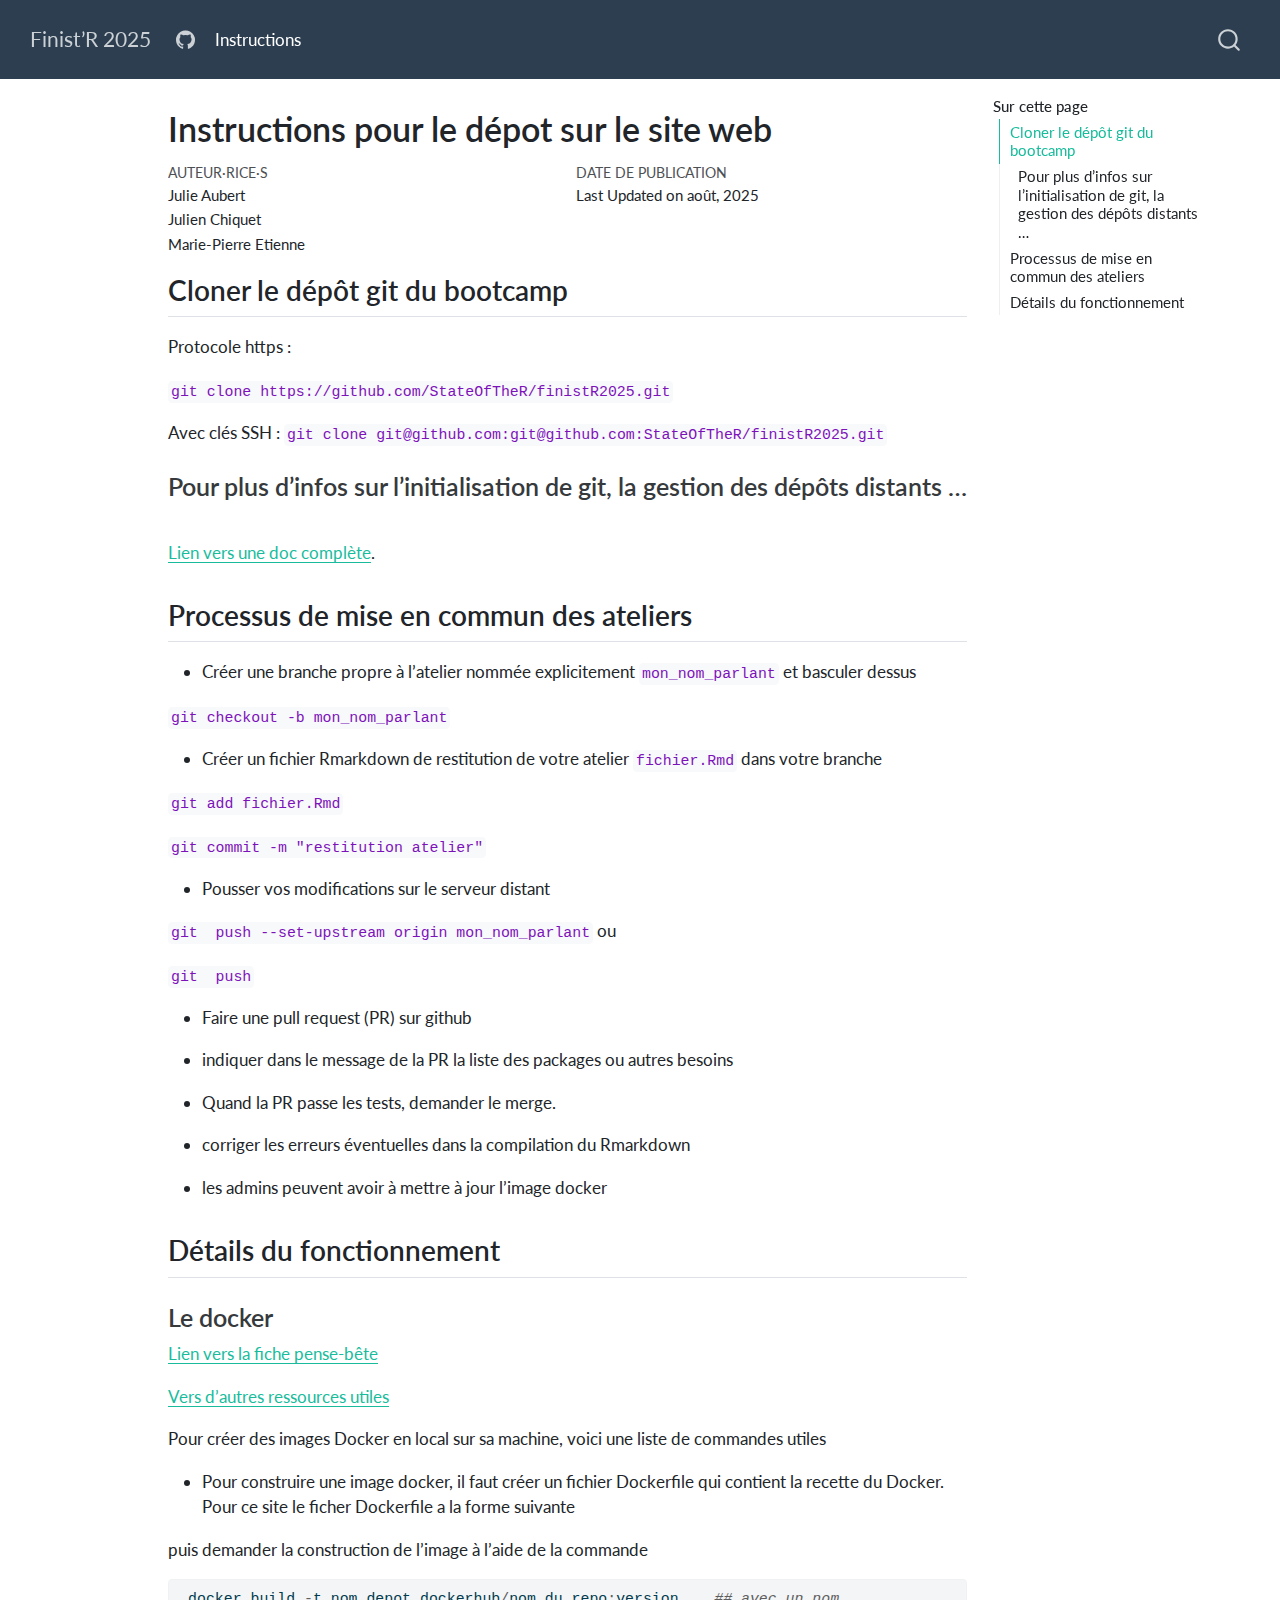
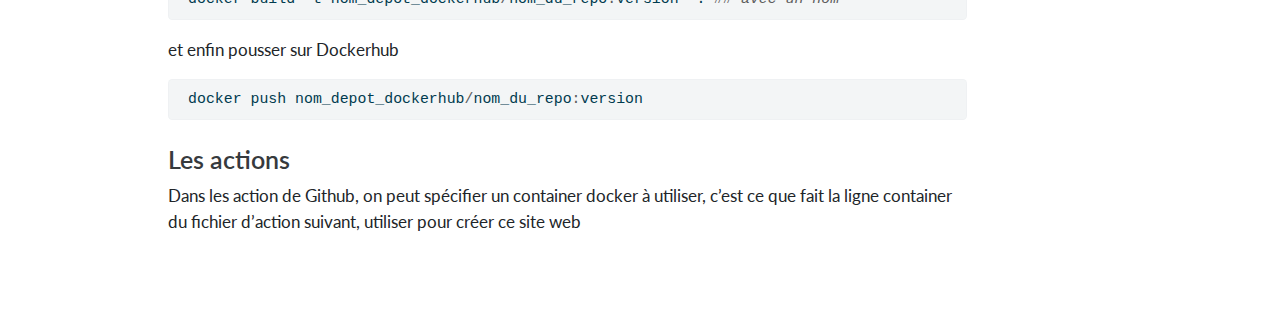
<file: instructions.html>
<!DOCTYPE html>
<html xmlns="http://www.w3.org/1999/xhtml" lang="fr" xml:lang="fr"><head>

<meta charset="utf-8">
<meta name="generator" content="quarto-1.6.42">

<meta name="viewport" content="width=device-width, initial-scale=1.0, user-scalable=yes">

<meta name="author" content="Julie Aubert">
<meta name="author" content="Julien Chiquet">
<meta name="author" content="Marie-Pierre Etienne">

<title>Instructions pour le dépot sur le site web – Finist’R 2025</title>
<style>
code{white-space: pre-wrap;}
span.smallcaps{font-variant: small-caps;}
div.columns{display: flex; gap: min(4vw, 1.5em);}
div.column{flex: auto; overflow-x: auto;}
div.hanging-indent{margin-left: 1.5em; text-indent: -1.5em;}
ul.task-list{list-style: none;}
ul.task-list li input[type="checkbox"] {
  width: 0.8em;
  margin: 0 0.8em 0.2em -1em; /* quarto-specific, see https://github.com/quarto-dev/quarto-cli/issues/4556 */ 
  vertical-align: middle;
}
/* CSS for syntax highlighting */
pre > code.sourceCode { white-space: pre; position: relative; }
pre > code.sourceCode > span { line-height: 1.25; }
pre > code.sourceCode > span:empty { height: 1.2em; }
.sourceCode { overflow: visible; }
code.sourceCode > span { color: inherit; text-decoration: inherit; }
div.sourceCode { margin: 1em 0; }
pre.sourceCode { margin: 0; }
@media screen {
div.sourceCode { overflow: auto; }
}
@media print {
pre > code.sourceCode { white-space: pre-wrap; }
pre > code.sourceCode > span { display: inline-block; text-indent: -5em; padding-left: 5em; }
}
pre.numberSource code
  { counter-reset: source-line 0; }
pre.numberSource code > span
  { position: relative; left: -4em; counter-increment: source-line; }
pre.numberSource code > span > a:first-child::before
  { content: counter(source-line);
    position: relative; left: -1em; text-align: right; vertical-align: baseline;
    border: none; display: inline-block;
    -webkit-touch-callout: none; -webkit-user-select: none;
    -khtml-user-select: none; -moz-user-select: none;
    -ms-user-select: none; user-select: none;
    padding: 0 4px; width: 4em;
  }
pre.numberSource { margin-left: 3em;  padding-left: 4px; }
div.sourceCode
  {   }
@media screen {
pre > code.sourceCode > span > a:first-child::before { text-decoration: underline; }
}
</style>


<script src="site_libs/quarto-nav/quarto-nav.js"></script>
<script src="site_libs/quarto-nav/headroom.min.js"></script>
<script src="site_libs/clipboard/clipboard.min.js"></script>
<script src="site_libs/quarto-search/autocomplete.umd.js"></script>
<script src="site_libs/quarto-search/fuse.min.js"></script>
<script src="site_libs/quarto-search/quarto-search.js"></script>
<meta name="quarto:offset" content="./">
<script src="site_libs/quarto-html/quarto.js"></script>
<script src="site_libs/quarto-html/popper.min.js"></script>
<script src="site_libs/quarto-html/tippy.umd.min.js"></script>
<script src="site_libs/quarto-html/anchor.min.js"></script>
<link href="site_libs/quarto-html/tippy.css" rel="stylesheet">
<link href="site_libs/quarto-html/quarto-syntax-highlighting-2f5df379a58b258e96c21c0638c20c03.css" rel="stylesheet" id="quarto-text-highlighting-styles">
<script src="site_libs/bootstrap/bootstrap.min.js"></script>
<link href="site_libs/bootstrap/bootstrap-icons.css" rel="stylesheet">
<link href="site_libs/bootstrap/bootstrap-b8ded578f01cf45f867b749dfb801973.min.css" rel="stylesheet" append-hash="true" id="quarto-bootstrap" data-mode="light">
<script id="quarto-search-options" type="application/json">{
  "location": "navbar",
  "copy-button": false,
  "collapse-after": 3,
  "panel-placement": "end",
  "type": "overlay",
  "limit": 50,
  "keyboard-shortcut": [
    "f",
    "/",
    "s"
  ],
  "show-item-context": false,
  "language": {
    "search-no-results-text": "Pas de résultats",
    "search-matching-documents-text": "documents trouvés",
    "search-copy-link-title": "Copier le lien vers la recherche",
    "search-hide-matches-text": "Cacher les correspondances additionnelles",
    "search-more-match-text": "correspondance de plus dans ce document",
    "search-more-matches-text": "correspondances de plus dans ce document",
    "search-clear-button-title": "Effacer",
    "search-text-placeholder": "",
    "search-detached-cancel-button-title": "Annuler",
    "search-submit-button-title": "Envoyer",
    "search-label": "Recherche"
  }
}</script>


</head>

<body class="nav-fixed">

<div id="quarto-search-results"></div>
  <header id="quarto-header" class="headroom fixed-top">
    <nav class="navbar navbar-expand-lg " data-bs-theme="dark">
      <div class="navbar-container container-fluid">
      <div class="navbar-brand-container mx-auto">
    <a class="navbar-brand" href="./index.html">
    <span class="navbar-title">Finist’R 2025</span>
    </a>
  </div>
            <div id="quarto-search" class="" title="Recherche"></div>
          <button class="navbar-toggler" type="button" data-bs-toggle="collapse" data-bs-target="#navbarCollapse" aria-controls="navbarCollapse" role="menu" aria-expanded="false" aria-label="Basculer la navigation" onclick="if (window.quartoToggleHeadroom) { window.quartoToggleHeadroom(); }">
  <span class="navbar-toggler-icon"></span>
</button>
          <div class="collapse navbar-collapse" id="navbarCollapse">
            <ul class="navbar-nav navbar-nav-scroll me-auto">
  <li class="nav-item compact">
    <a class="nav-link" href="https://github.com/StateOfTheR/finistR2025"> <i class="bi bi-github" role="img" aria-label="GitHub">
</i> 
<span class="menu-text"></span></a>
  </li>  
  <li class="nav-item">
    <a class="nav-link active" href="./instructions.html" aria-current="page"> 
<span class="menu-text">Instructions</span></a>
  </li>  
</ul>
          </div> <!-- /navcollapse -->
            <div class="quarto-navbar-tools">
</div>
      </div> <!-- /container-fluid -->
    </nav>
</header>
<!-- content -->
<div id="quarto-content" class="quarto-container page-columns page-rows-contents page-layout-article page-navbar">
<!-- sidebar -->
<!-- margin-sidebar -->
    <div id="quarto-margin-sidebar" class="sidebar margin-sidebar">
        <nav id="TOC" role="doc-toc" class="toc-active">
    <h2 id="toc-title">Sur cette page</h2>
   
  <ul>
  <li><a href="#cloner-le-dépôt-git-du-bootcamp" id="toc-cloner-le-dépôt-git-du-bootcamp" class="nav-link active" data-scroll-target="#cloner-le-dépôt-git-du-bootcamp">Cloner le dépôt git du bootcamp</a>
  <ul class="collapse">
  <li><a href="#pour-plus-dinfos-sur-linitialisation-de-git-la-gestion-des-dépôts-distants" id="toc-pour-plus-dinfos-sur-linitialisation-de-git-la-gestion-des-dépôts-distants" class="nav-link" data-scroll-target="#pour-plus-dinfos-sur-linitialisation-de-git-la-gestion-des-dépôts-distants">Pour plus d’infos sur l’initialisation de git, la gestion des dépôts distants …</a></li>
  </ul></li>
  <li><a href="#processus-de-mise-en-commun-des-ateliers" id="toc-processus-de-mise-en-commun-des-ateliers" class="nav-link" data-scroll-target="#processus-de-mise-en-commun-des-ateliers">Processus de mise en commun des ateliers</a></li>
  <li><a href="#détails-du-fonctionnement" id="toc-détails-du-fonctionnement" class="nav-link" data-scroll-target="#détails-du-fonctionnement">Détails du fonctionnement</a>
  <ul class="collapse">
  <li><a href="#le-docker" id="toc-le-docker" class="nav-link" data-scroll-target="#le-docker">Le docker</a></li>
  <li><a href="#les-actions" id="toc-les-actions" class="nav-link" data-scroll-target="#les-actions">Les actions</a></li>
  </ul></li>
  </ul>
</nav>
    </div>
<!-- main -->
<main class="content" id="quarto-document-content">

<header id="title-block-header" class="quarto-title-block default">
<div class="quarto-title">
<h1 class="title">Instructions pour le dépot sur le site web</h1>
</div>



<div class="quarto-title-meta">

    <div>
    <div class="quarto-title-meta-heading">Auteur·rice·s</div>
    <div class="quarto-title-meta-contents">
             <p>Julie Aubert </p>
             <p>Julien Chiquet </p>
             <p>Marie-Pierre Etienne </p>
          </div>
  </div>
    
    <div>
    <div class="quarto-title-meta-heading">Date de publication</div>
    <div class="quarto-title-meta-contents">
      <p class="date">Last Updated on août, 2025</p>
    </div>
  </div>
  
    
  </div>
  


</header>


<section id="cloner-le-dépôt-git-du-bootcamp" class="level2">
<h2 class="anchored" data-anchor-id="cloner-le-dépôt-git-du-bootcamp">Cloner le dépôt git du bootcamp</h2>
<p>Protocole https :</p>
<p><code>git clone https://github.com/StateOfTheR/finistR2025.git</code></p>
<p>Avec clés SSH : <code>git clone git@github.com:git@github.com:StateOfTheR/finistR2025.git</code></p>
<section id="pour-plus-dinfos-sur-linitialisation-de-git-la-gestion-des-dépôts-distants" class="level3">
<h3 class="anchored" data-anchor-id="pour-plus-dinfos-sur-linitialisation-de-git-la-gestion-des-dépôts-distants">Pour plus d’infos sur l’initialisation de git, la gestion des dépôts distants …</h3>
<p><a href="https://docs.github.com/fr/get-started/getting-started-with-git/managing-remote-repositories">Lien vers une doc complète</a>.</p>
</section>
</section>
<section id="processus-de-mise-en-commun-des-ateliers" class="level2">
<h2 class="anchored" data-anchor-id="processus-de-mise-en-commun-des-ateliers">Processus de mise en commun des ateliers</h2>
<ul>
<li>Créer une branche propre à l’atelier nommée explicitement <code>mon_nom_parlant</code> et basculer dessus</li>
</ul>
<p><code>git checkout -b mon_nom_parlant</code></p>
<ul>
<li>Créer un fichier Rmarkdown de restitution de votre atelier <code>fichier.Rmd</code> dans votre branche</li>
</ul>
<p><code>git add fichier.Rmd</code></p>
<p><code>git commit -m "restitution atelier"</code></p>
<ul>
<li>Pousser vos modifications sur le serveur distant</li>
</ul>
<p><code>git  push --set-upstream origin mon_nom_parlant</code> ou</p>
<p><code>git  push</code></p>
<ul>
<li><p>Faire une pull request (PR) sur github</p></li>
<li><p>indiquer dans le message de la PR la liste des packages ou autres besoins</p></li>
<li><p>Quand la PR passe les tests, demander le merge.</p></li>
<li><p>corriger les erreurs éventuelles dans la compilation du Rmarkdown</p></li>
<li><p>les admins peuvent avoir à mettre à jour l’image docker</p></li>
</ul>
</section>
<section id="détails-du-fonctionnement" class="level2">
<h2 class="anchored" data-anchor-id="détails-du-fonctionnement">Détails du fonctionnement</h2>
<section id="le-docker" class="level3">
<h3 class="anchored" data-anchor-id="le-docker">Le docker</h3>
<p><a href="https://docs.docker.com/get-started/docker_cheatsheet.pdf">Lien vers la fiche pense-bête</a></p>
<p><a href="https://dockerlabs.collabnix.com/docker/cheatsheet/">Vers d’autres ressources utiles</a></p>
<p>Pour créer des images Docker en local sur sa machine, voici une liste de commandes utiles</p>
<ul>
<li>Pour construire une image docker, il faut créer un fichier Dockerfile qui contient la recette du Docker. Pour ce site le ficher Dockerfile a la forme suivante</li>
</ul>
<p>puis demander la construction de l’image à l’aide de la commande</p>
<div class="cell">
<div class="sourceCode cell-code" id="cb1"><pre class="sourceCode r code-with-copy"><code class="sourceCode r"><span id="cb1-1"><a href="#cb1-1" aria-hidden="true" tabindex="-1"></a> docker build <span class="sc">-</span>t nom_depot_dockerhub<span class="sc">/</span>nom_du_repo<span class="sc">:</span>version  . <span class="do">## avec un nom</span></span></code><button title="Copier vers le presse-papier" class="code-copy-button"><i class="bi"></i></button></pre></div>
</div>
<p>et enfin pousser sur Dockerhub</p>
<div class="cell">
<div class="sourceCode cell-code" id="cb2"><pre class="sourceCode r code-with-copy"><code class="sourceCode r"><span id="cb2-1"><a href="#cb2-1" aria-hidden="true" tabindex="-1"></a> docker push nom_depot_dockerhub<span class="sc">/</span>nom_du_repo<span class="sc">:</span>version</span></code><button title="Copier vers le presse-papier" class="code-copy-button"><i class="bi"></i></button></pre></div>
</div>
</section>
<section id="les-actions" class="level3">
<h3 class="anchored" data-anchor-id="les-actions">Les actions</h3>
<p>Dans les action de Github, on peut spécifier un container docker à utiliser, c’est ce que fait la ligne container du fichier d’action suivant, utiliser pour créer ce site web</p>


</section>
</section>

</main> <!-- /main -->
<script id="quarto-html-after-body" type="application/javascript">
window.document.addEventListener("DOMContentLoaded", function (event) {
  const toggleBodyColorMode = (bsSheetEl) => {
    const mode = bsSheetEl.getAttribute("data-mode");
    const bodyEl = window.document.querySelector("body");
    if (mode === "dark") {
      bodyEl.classList.add("quarto-dark");
      bodyEl.classList.remove("quarto-light");
    } else {
      bodyEl.classList.add("quarto-light");
      bodyEl.classList.remove("quarto-dark");
    }
  }
  const toggleBodyColorPrimary = () => {
    const bsSheetEl = window.document.querySelector("link#quarto-bootstrap");
    if (bsSheetEl) {
      toggleBodyColorMode(bsSheetEl);
    }
  }
  toggleBodyColorPrimary();  
  const icon = "";
  const anchorJS = new window.AnchorJS();
  anchorJS.options = {
    placement: 'right',
    icon: icon
  };
  anchorJS.add('.anchored');
  const isCodeAnnotation = (el) => {
    for (const clz of el.classList) {
      if (clz.startsWith('code-annotation-')) {                     
        return true;
      }
    }
    return false;
  }
  const onCopySuccess = function(e) {
    // button target
    const button = e.trigger;
    // don't keep focus
    button.blur();
    // flash "checked"
    button.classList.add('code-copy-button-checked');
    var currentTitle = button.getAttribute("title");
    button.setAttribute("title", "Copié");
    let tooltip;
    if (window.bootstrap) {
      button.setAttribute("data-bs-toggle", "tooltip");
      button.setAttribute("data-bs-placement", "left");
      button.setAttribute("data-bs-title", "Copié");
      tooltip = new bootstrap.Tooltip(button, 
        { trigger: "manual", 
          customClass: "code-copy-button-tooltip",
          offset: [0, -8]});
      tooltip.show();    
    }
    setTimeout(function() {
      if (tooltip) {
        tooltip.hide();
        button.removeAttribute("data-bs-title");
        button.removeAttribute("data-bs-toggle");
        button.removeAttribute("data-bs-placement");
      }
      button.setAttribute("title", currentTitle);
      button.classList.remove('code-copy-button-checked');
    }, 1000);
    // clear code selection
    e.clearSelection();
  }
  const getTextToCopy = function(trigger) {
      const codeEl = trigger.previousElementSibling.cloneNode(true);
      for (const childEl of codeEl.children) {
        if (isCodeAnnotation(childEl)) {
          childEl.remove();
        }
      }
      return codeEl.innerText;
  }
  const clipboard = new window.ClipboardJS('.code-copy-button:not([data-in-quarto-modal])', {
    text: getTextToCopy
  });
  clipboard.on('success', onCopySuccess);
  if (window.document.getElementById('quarto-embedded-source-code-modal')) {
    const clipboardModal = new window.ClipboardJS('.code-copy-button[data-in-quarto-modal]', {
      text: getTextToCopy,
      container: window.document.getElementById('quarto-embedded-source-code-modal')
    });
    clipboardModal.on('success', onCopySuccess);
  }
    var localhostRegex = new RegExp(/^(?:http|https):\/\/localhost\:?[0-9]*\//);
    var mailtoRegex = new RegExp(/^mailto:/);
      var filterRegex = new RegExp('/' + window.location.host + '/');
    var isInternal = (href) => {
        return filterRegex.test(href) || localhostRegex.test(href) || mailtoRegex.test(href);
    }
    // Inspect non-navigation links and adorn them if external
 	var links = window.document.querySelectorAll('a[href]:not(.nav-link):not(.navbar-brand):not(.toc-action):not(.sidebar-link):not(.sidebar-item-toggle):not(.pagination-link):not(.no-external):not([aria-hidden]):not(.dropdown-item):not(.quarto-navigation-tool):not(.about-link)');
    for (var i=0; i<links.length; i++) {
      const link = links[i];
      if (!isInternal(link.href)) {
        // undo the damage that might have been done by quarto-nav.js in the case of
        // links that we want to consider external
        if (link.dataset.originalHref !== undefined) {
          link.href = link.dataset.originalHref;
        }
      }
    }
  function tippyHover(el, contentFn, onTriggerFn, onUntriggerFn) {
    const config = {
      allowHTML: true,
      maxWidth: 500,
      delay: 100,
      arrow: false,
      appendTo: function(el) {
          return el.parentElement;
      },
      interactive: true,
      interactiveBorder: 10,
      theme: 'quarto',
      placement: 'bottom-start',
    };
    if (contentFn) {
      config.content = contentFn;
    }
    if (onTriggerFn) {
      config.onTrigger = onTriggerFn;
    }
    if (onUntriggerFn) {
      config.onUntrigger = onUntriggerFn;
    }
    window.tippy(el, config); 
  }
  const noterefs = window.document.querySelectorAll('a[role="doc-noteref"]');
  for (var i=0; i<noterefs.length; i++) {
    const ref = noterefs[i];
    tippyHover(ref, function() {
      // use id or data attribute instead here
      let href = ref.getAttribute('data-footnote-href') || ref.getAttribute('href');
      try { href = new URL(href).hash; } catch {}
      const id = href.replace(/^#\/?/, "");
      const note = window.document.getElementById(id);
      if (note) {
        return note.innerHTML;
      } else {
        return "";
      }
    });
  }
  const xrefs = window.document.querySelectorAll('a.quarto-xref');
  const processXRef = (id, note) => {
    // Strip column container classes
    const stripColumnClz = (el) => {
      el.classList.remove("page-full", "page-columns");
      if (el.children) {
        for (const child of el.children) {
          stripColumnClz(child);
        }
      }
    }
    stripColumnClz(note)
    if (id === null || id.startsWith('sec-')) {
      // Special case sections, only their first couple elements
      const container = document.createElement("div");
      if (note.children && note.children.length > 2) {
        container.appendChild(note.children[0].cloneNode(true));
        for (let i = 1; i < note.children.length; i++) {
          const child = note.children[i];
          if (child.tagName === "P" && child.innerText === "") {
            continue;
          } else {
            container.appendChild(child.cloneNode(true));
            break;
          }
        }
        if (window.Quarto?.typesetMath) {
          window.Quarto.typesetMath(container);
        }
        return container.innerHTML
      } else {
        if (window.Quarto?.typesetMath) {
          window.Quarto.typesetMath(note);
        }
        return note.innerHTML;
      }
    } else {
      // Remove any anchor links if they are present
      const anchorLink = note.querySelector('a.anchorjs-link');
      if (anchorLink) {
        anchorLink.remove();
      }
      if (window.Quarto?.typesetMath) {
        window.Quarto.typesetMath(note);
      }
      if (note.classList.contains("callout")) {
        return note.outerHTML;
      } else {
        return note.innerHTML;
      }
    }
  }
  for (var i=0; i<xrefs.length; i++) {
    const xref = xrefs[i];
    tippyHover(xref, undefined, function(instance) {
      instance.disable();
      let url = xref.getAttribute('href');
      let hash = undefined; 
      if (url.startsWith('#')) {
        hash = url;
      } else {
        try { hash = new URL(url).hash; } catch {}
      }
      if (hash) {
        const id = hash.replace(/^#\/?/, "");
        const note = window.document.getElementById(id);
        if (note !== null) {
          try {
            const html = processXRef(id, note.cloneNode(true));
            instance.setContent(html);
          } finally {
            instance.enable();
            instance.show();
          }
        } else {
          // See if we can fetch this
          fetch(url.split('#')[0])
          .then(res => res.text())
          .then(html => {
            const parser = new DOMParser();
            const htmlDoc = parser.parseFromString(html, "text/html");
            const note = htmlDoc.getElementById(id);
            if (note !== null) {
              const html = processXRef(id, note);
              instance.setContent(html);
            } 
          }).finally(() => {
            instance.enable();
            instance.show();
          });
        }
      } else {
        // See if we can fetch a full url (with no hash to target)
        // This is a special case and we should probably do some content thinning / targeting
        fetch(url)
        .then(res => res.text())
        .then(html => {
          const parser = new DOMParser();
          const htmlDoc = parser.parseFromString(html, "text/html");
          const note = htmlDoc.querySelector('main.content');
          if (note !== null) {
            // This should only happen for chapter cross references
            // (since there is no id in the URL)
            // remove the first header
            if (note.children.length > 0 && note.children[0].tagName === "HEADER") {
              note.children[0].remove();
            }
            const html = processXRef(null, note);
            instance.setContent(html);
          } 
        }).finally(() => {
          instance.enable();
          instance.show();
        });
      }
    }, function(instance) {
    });
  }
      let selectedAnnoteEl;
      const selectorForAnnotation = ( cell, annotation) => {
        let cellAttr = 'data-code-cell="' + cell + '"';
        let lineAttr = 'data-code-annotation="' +  annotation + '"';
        const selector = 'span[' + cellAttr + '][' + lineAttr + ']';
        return selector;
      }
      const selectCodeLines = (annoteEl) => {
        const doc = window.document;
        const targetCell = annoteEl.getAttribute("data-target-cell");
        const targetAnnotation = annoteEl.getAttribute("data-target-annotation");
        const annoteSpan = window.document.querySelector(selectorForAnnotation(targetCell, targetAnnotation));
        const lines = annoteSpan.getAttribute("data-code-lines").split(",");
        const lineIds = lines.map((line) => {
          return targetCell + "-" + line;
        })
        let top = null;
        let height = null;
        let parent = null;
        if (lineIds.length > 0) {
            //compute the position of the single el (top and bottom and make a div)
            const el = window.document.getElementById(lineIds[0]);
            top = el.offsetTop;
            height = el.offsetHeight;
            parent = el.parentElement.parentElement;
          if (lineIds.length > 1) {
            const lastEl = window.document.getElementById(lineIds[lineIds.length - 1]);
            const bottom = lastEl.offsetTop + lastEl.offsetHeight;
            height = bottom - top;
          }
          if (top !== null && height !== null && parent !== null) {
            // cook up a div (if necessary) and position it 
            let div = window.document.getElementById("code-annotation-line-highlight");
            if (div === null) {
              div = window.document.createElement("div");
              div.setAttribute("id", "code-annotation-line-highlight");
              div.style.position = 'absolute';
              parent.appendChild(div);
            }
            div.style.top = top - 2 + "px";
            div.style.height = height + 4 + "px";
            div.style.left = 0;
            let gutterDiv = window.document.getElementById("code-annotation-line-highlight-gutter");
            if (gutterDiv === null) {
              gutterDiv = window.document.createElement("div");
              gutterDiv.setAttribute("id", "code-annotation-line-highlight-gutter");
              gutterDiv.style.position = 'absolute';
              const codeCell = window.document.getElementById(targetCell);
              const gutter = codeCell.querySelector('.code-annotation-gutter');
              gutter.appendChild(gutterDiv);
            }
            gutterDiv.style.top = top - 2 + "px";
            gutterDiv.style.height = height + 4 + "px";
          }
          selectedAnnoteEl = annoteEl;
        }
      };
      const unselectCodeLines = () => {
        const elementsIds = ["code-annotation-line-highlight", "code-annotation-line-highlight-gutter"];
        elementsIds.forEach((elId) => {
          const div = window.document.getElementById(elId);
          if (div) {
            div.remove();
          }
        });
        selectedAnnoteEl = undefined;
      };
        // Handle positioning of the toggle
    window.addEventListener(
      "resize",
      throttle(() => {
        elRect = undefined;
        if (selectedAnnoteEl) {
          selectCodeLines(selectedAnnoteEl);
        }
      }, 10)
    );
    function throttle(fn, ms) {
    let throttle = false;
    let timer;
      return (...args) => {
        if(!throttle) { // first call gets through
            fn.apply(this, args);
            throttle = true;
        } else { // all the others get throttled
            if(timer) clearTimeout(timer); // cancel #2
            timer = setTimeout(() => {
              fn.apply(this, args);
              timer = throttle = false;
            }, ms);
        }
      };
    }
      // Attach click handler to the DT
      const annoteDls = window.document.querySelectorAll('dt[data-target-cell]');
      for (const annoteDlNode of annoteDls) {
        annoteDlNode.addEventListener('click', (event) => {
          const clickedEl = event.target;
          if (clickedEl !== selectedAnnoteEl) {
            unselectCodeLines();
            const activeEl = window.document.querySelector('dt[data-target-cell].code-annotation-active');
            if (activeEl) {
              activeEl.classList.remove('code-annotation-active');
            }
            selectCodeLines(clickedEl);
            clickedEl.classList.add('code-annotation-active');
          } else {
            // Unselect the line
            unselectCodeLines();
            clickedEl.classList.remove('code-annotation-active');
          }
        });
      }
  const findCites = (el) => {
    const parentEl = el.parentElement;
    if (parentEl) {
      const cites = parentEl.dataset.cites;
      if (cites) {
        return {
          el,
          cites: cites.split(' ')
        };
      } else {
        return findCites(el.parentElement)
      }
    } else {
      return undefined;
    }
  };
  var bibliorefs = window.document.querySelectorAll('a[role="doc-biblioref"]');
  for (var i=0; i<bibliorefs.length; i++) {
    const ref = bibliorefs[i];
    const citeInfo = findCites(ref);
    if (citeInfo) {
      tippyHover(citeInfo.el, function() {
        var popup = window.document.createElement('div');
        citeInfo.cites.forEach(function(cite) {
          var citeDiv = window.document.createElement('div');
          citeDiv.classList.add('hanging-indent');
          citeDiv.classList.add('csl-entry');
          var biblioDiv = window.document.getElementById('ref-' + cite);
          if (biblioDiv) {
            citeDiv.innerHTML = biblioDiv.innerHTML;
          }
          popup.appendChild(citeDiv);
        });
        return popup.innerHTML;
      });
    }
  }
});
</script>
</div> <!-- /content -->




</body></html>
</file>
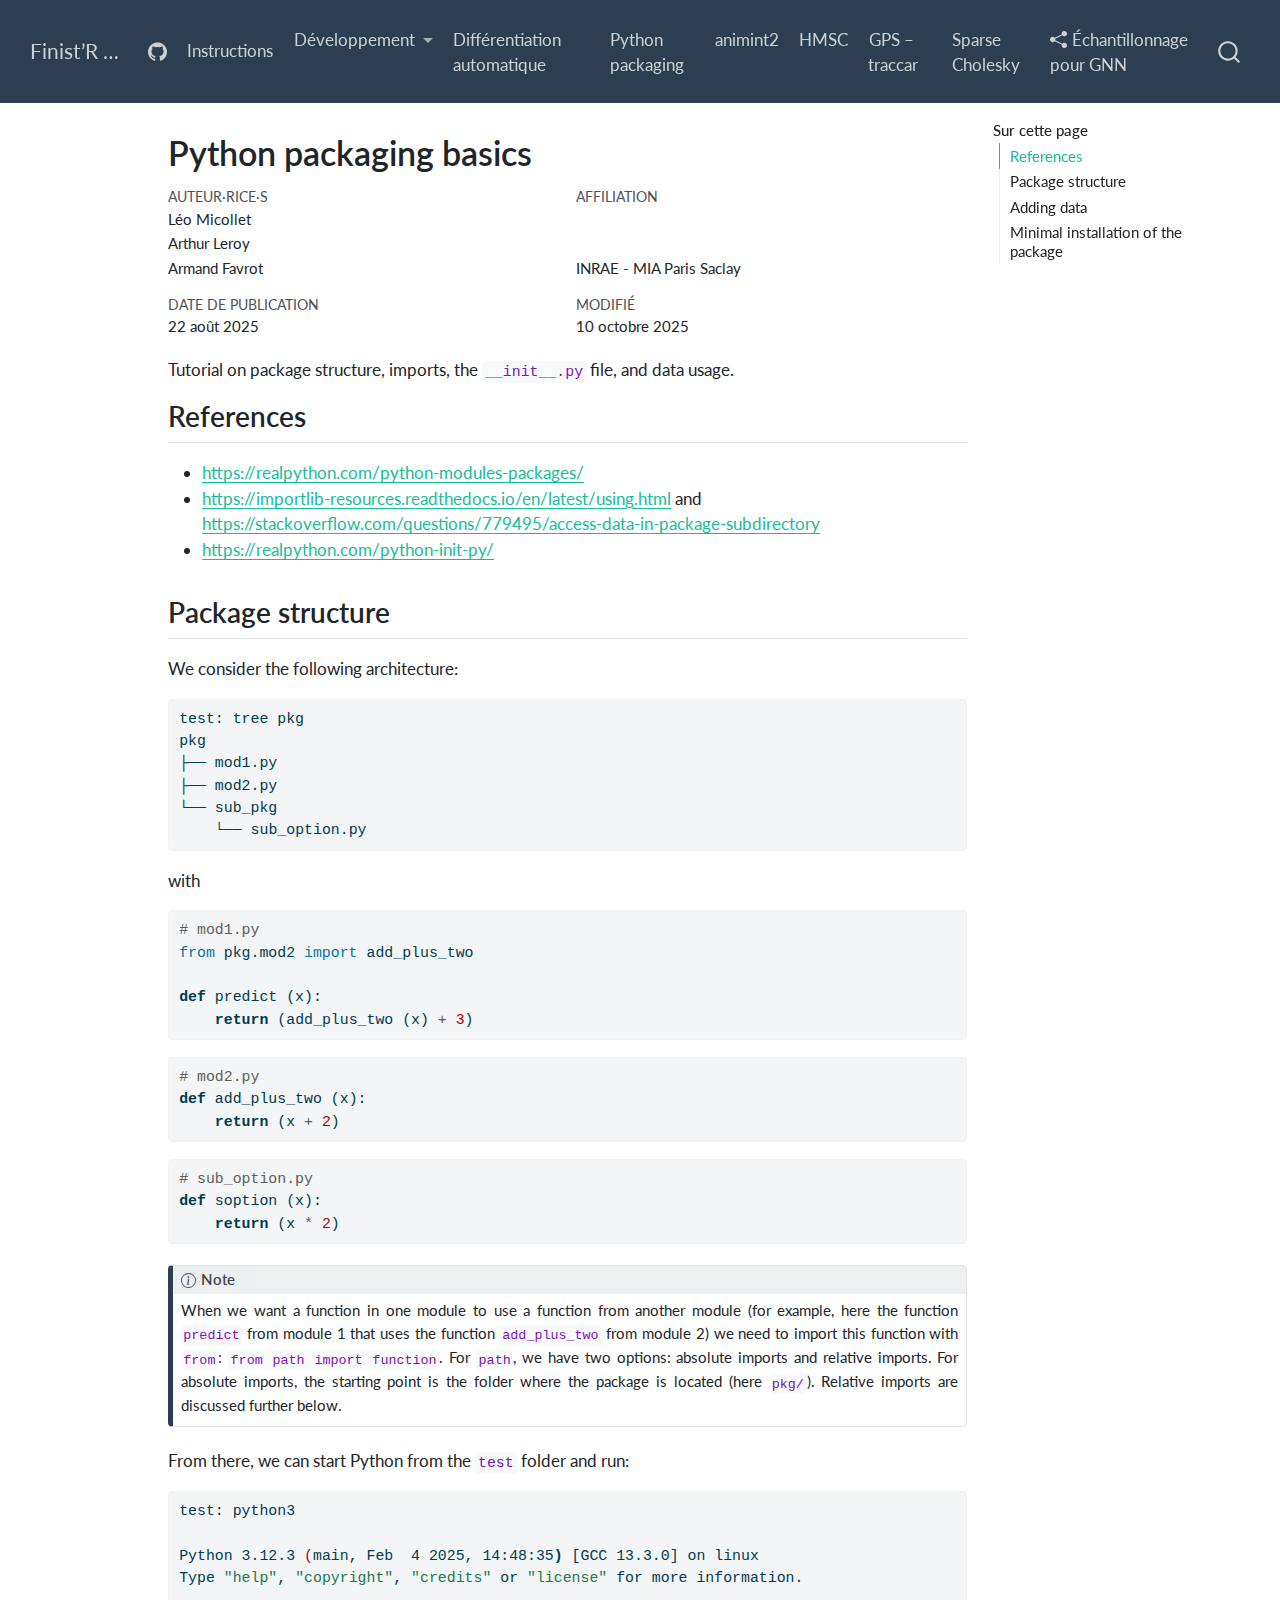
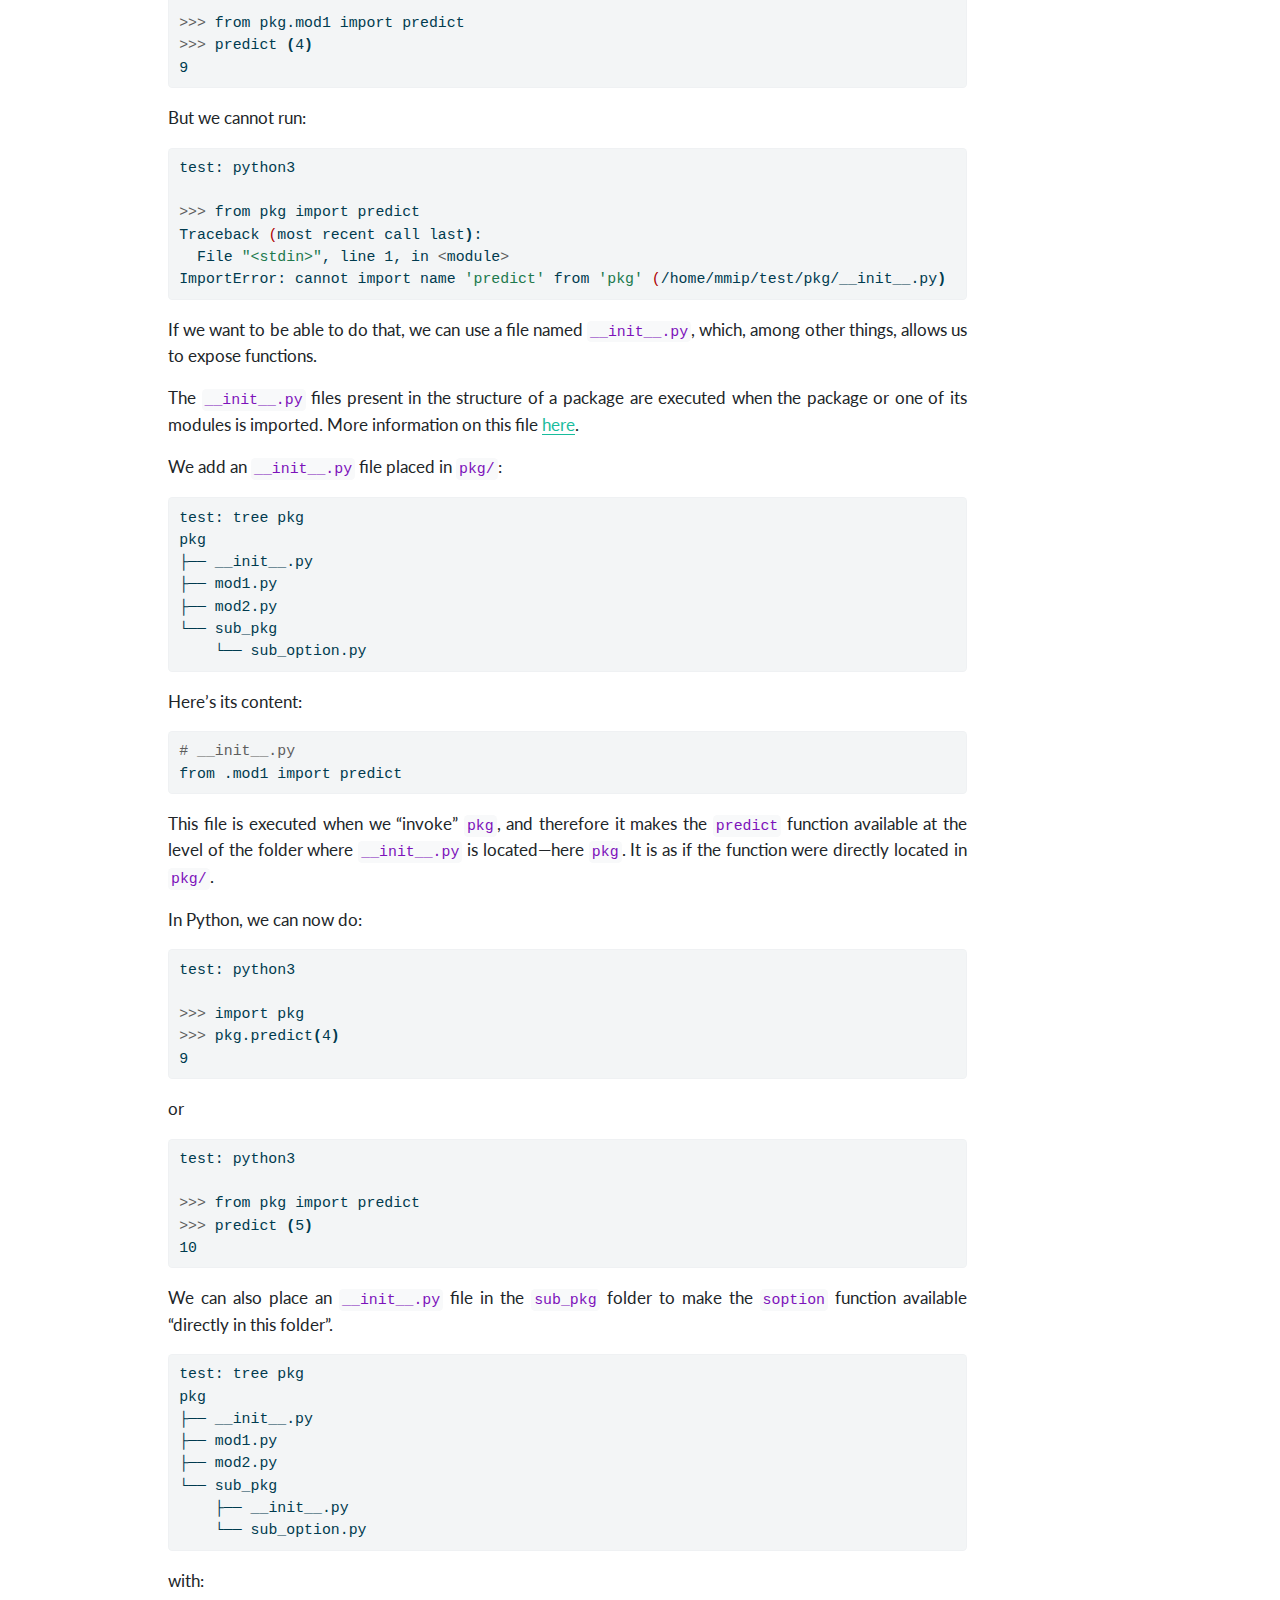
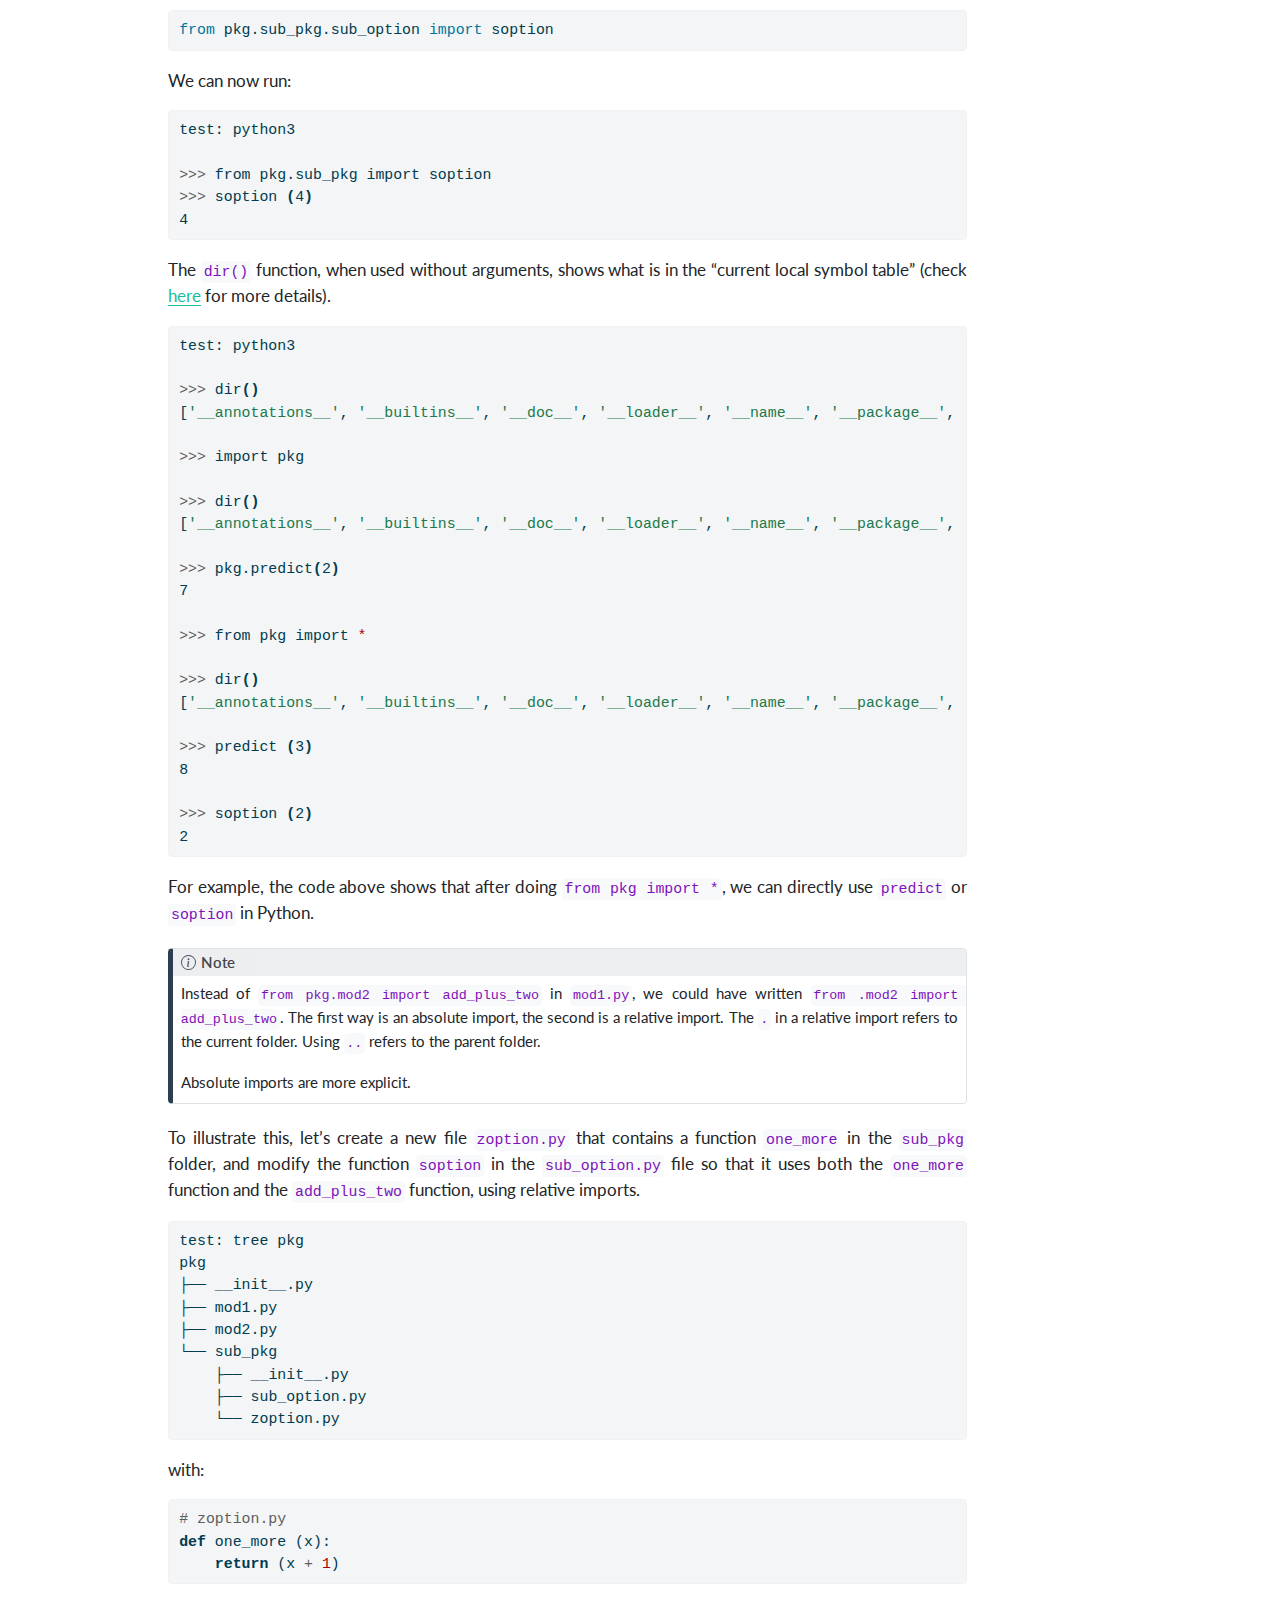
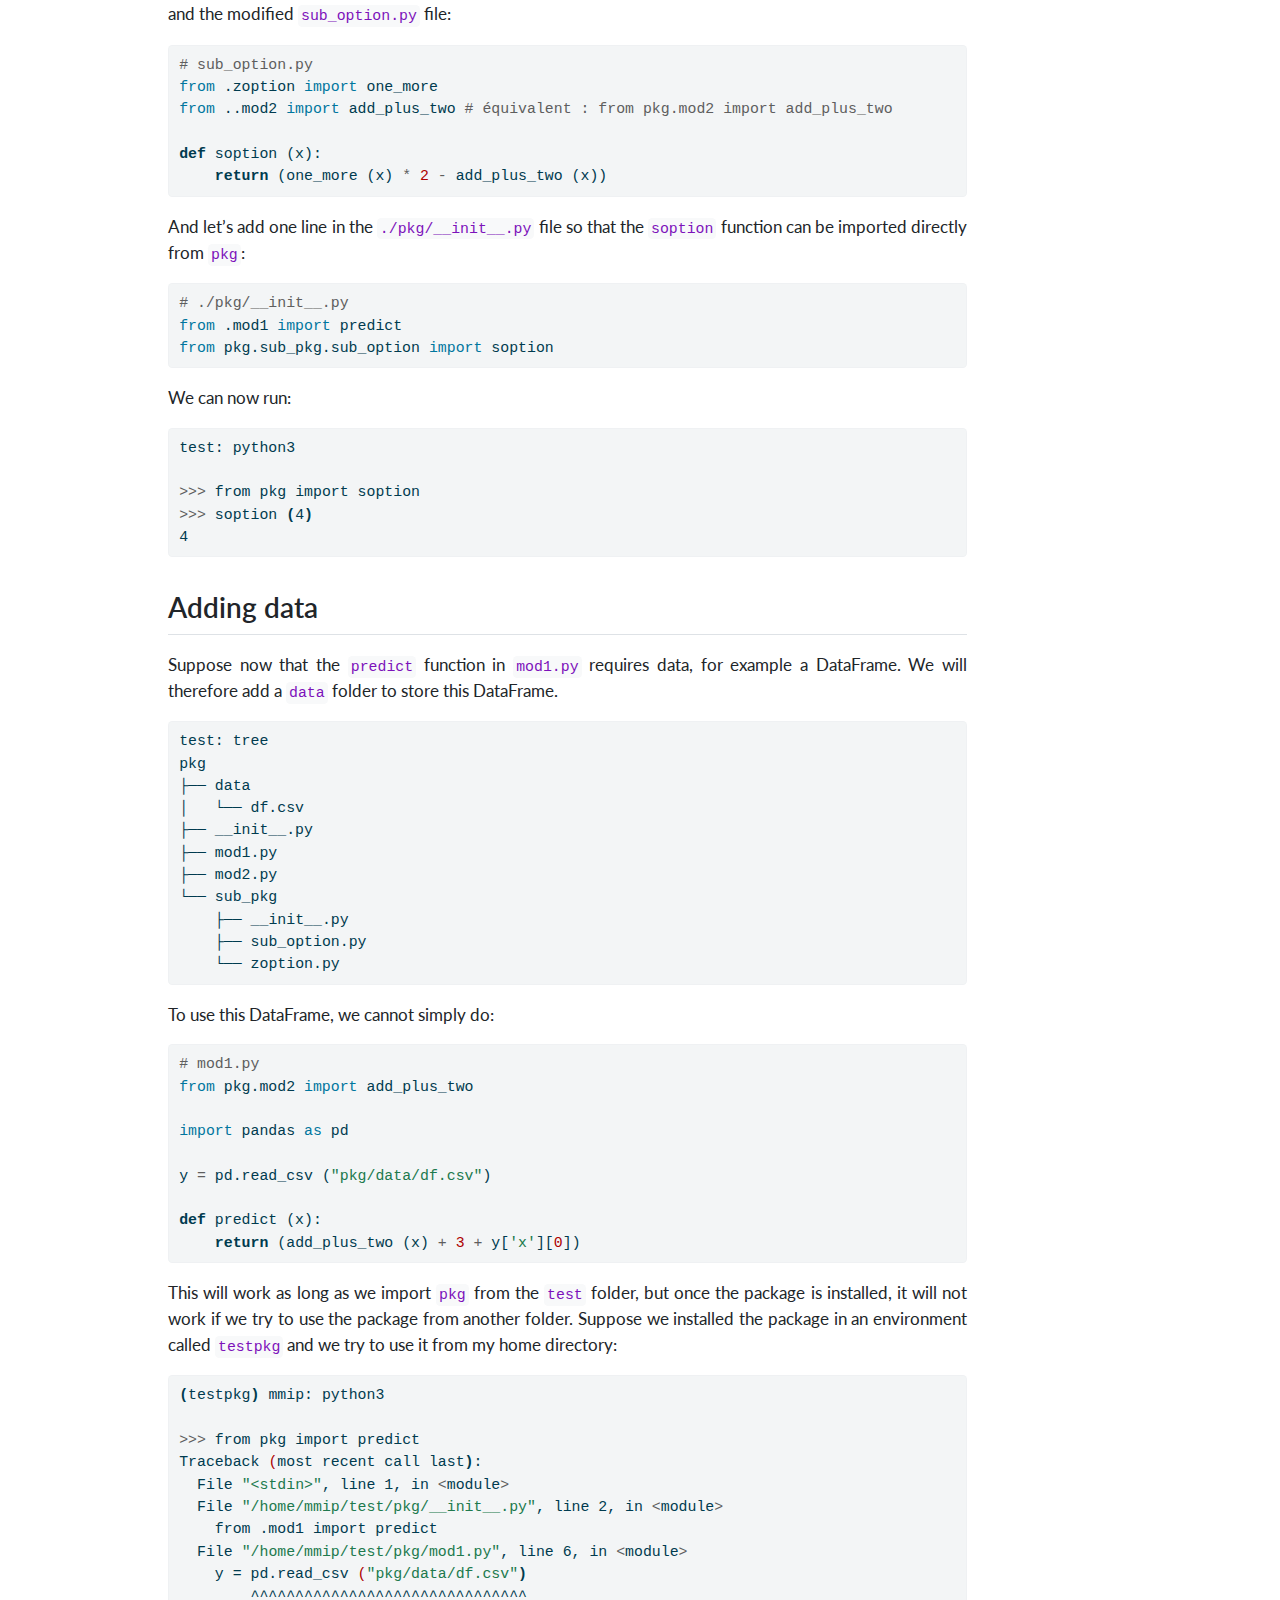
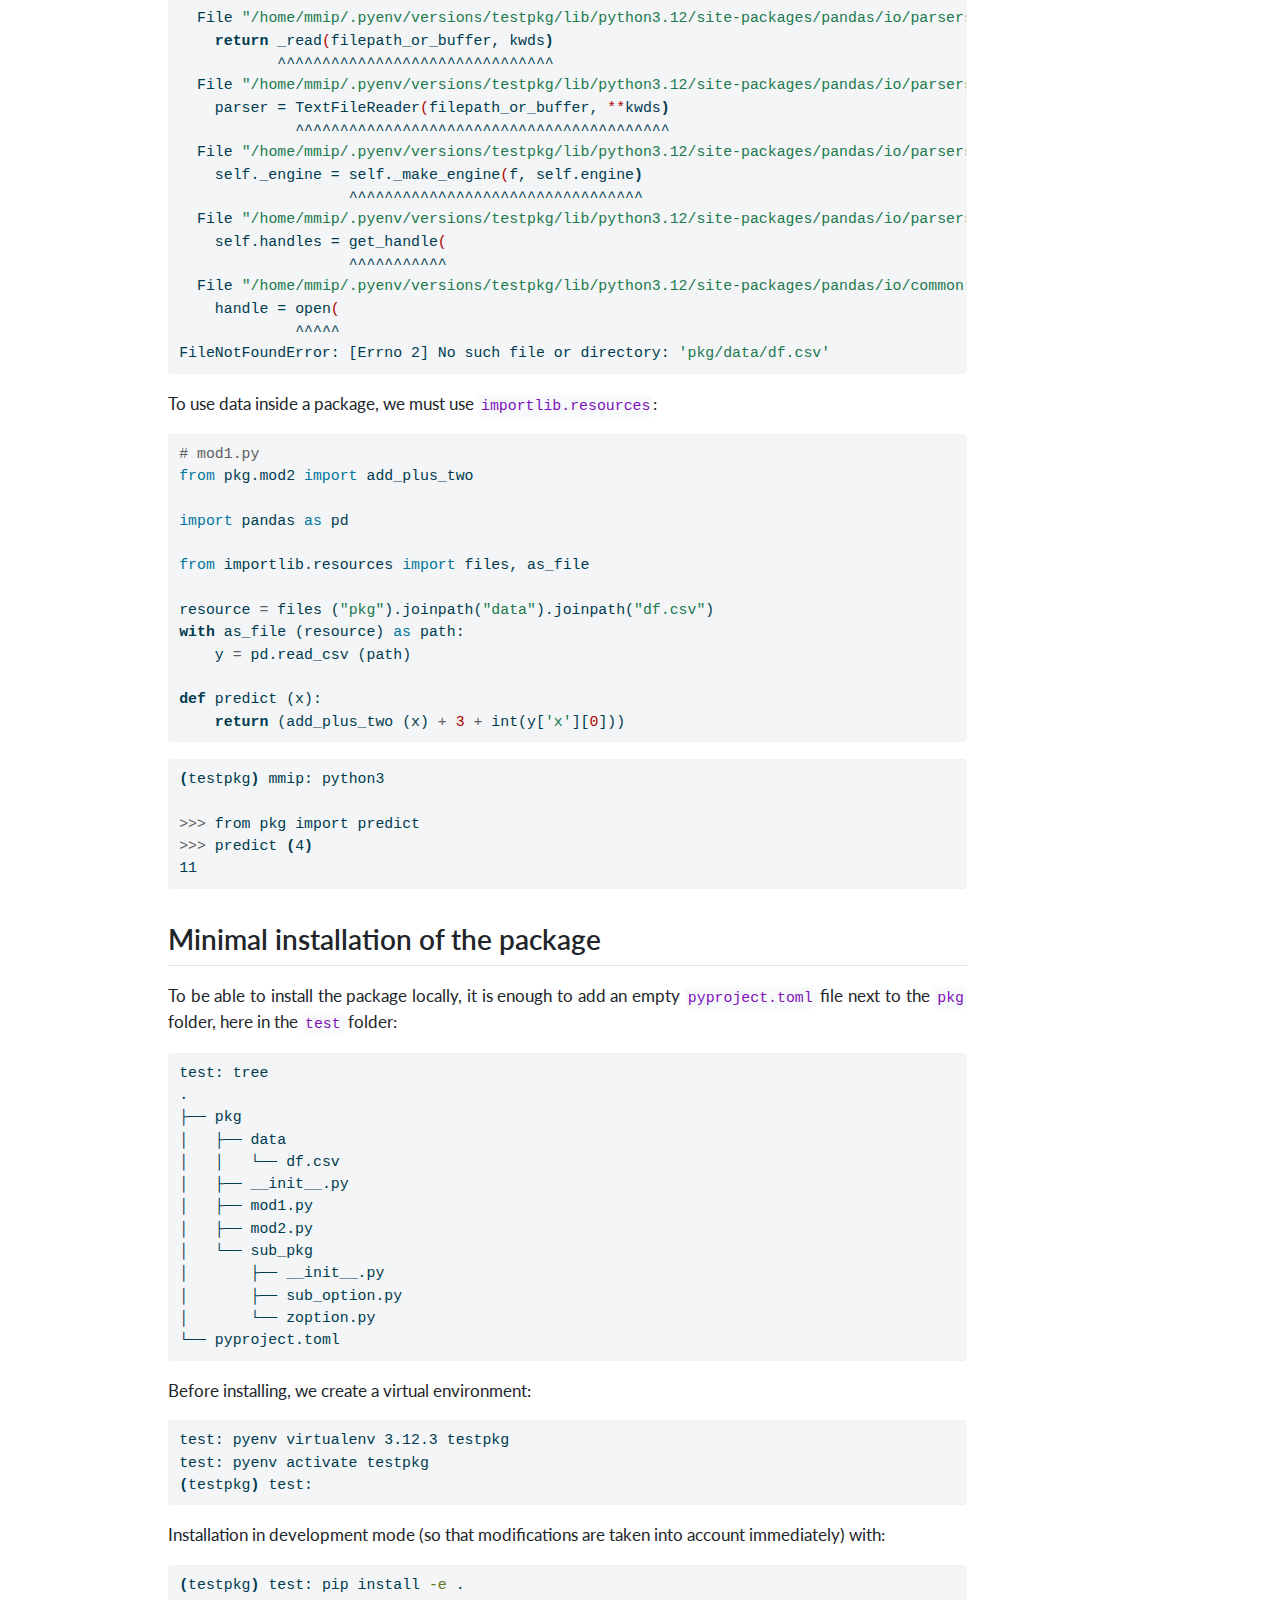
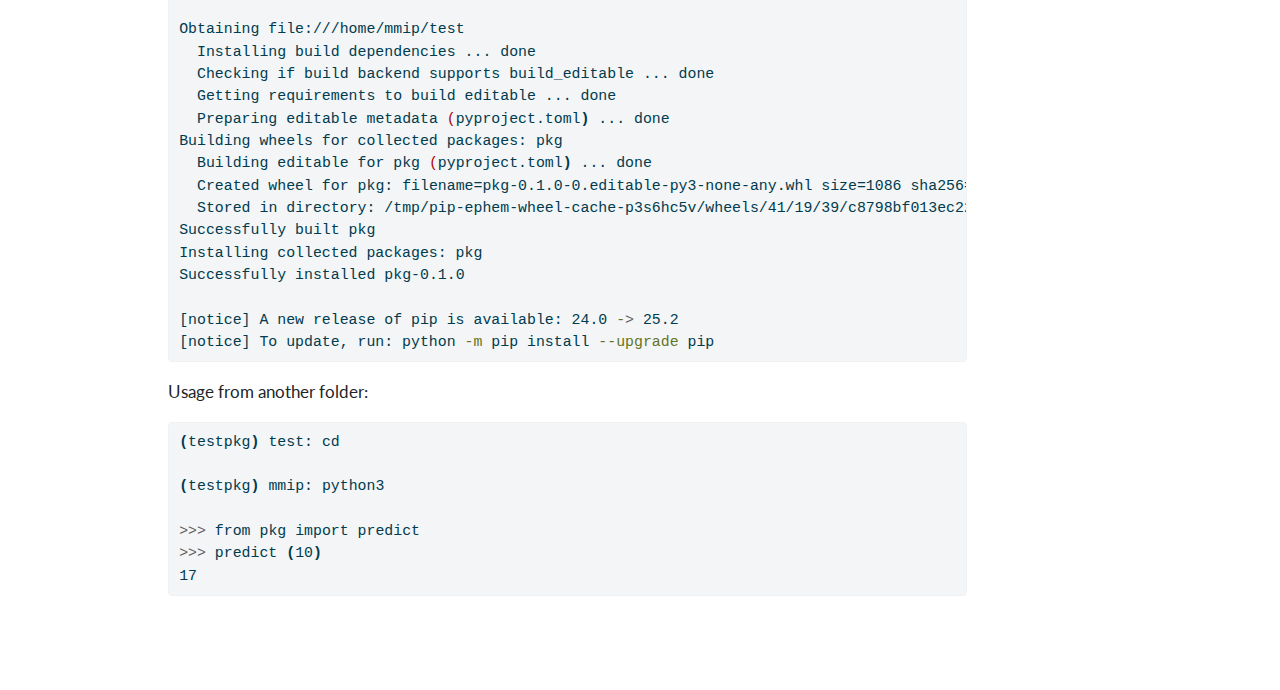
<file: package_python_tuto_annexe.html>
<!DOCTYPE html>
<html xmlns="http://www.w3.org/1999/xhtml" lang="fr" xml:lang="fr"><head>

<meta charset="utf-8">
<meta name="generator" content="quarto-1.7.32">

<meta name="viewport" content="width=device-width, initial-scale=1.0, user-scalable=yes">

<meta name="author" content="Léo Micollet">
<meta name="author" content="Arthur Leroy">
<meta name="author" content="Armand Favrot">

<title>Python packaging basics – Finist’R 2025</title>
<style>
code{white-space: pre-wrap;}
span.smallcaps{font-variant: small-caps;}
div.columns{display: flex; gap: min(4vw, 1.5em);}
div.column{flex: auto; overflow-x: auto;}
div.hanging-indent{margin-left: 1.5em; text-indent: -1.5em;}
ul.task-list{list-style: none;}
ul.task-list li input[type="checkbox"] {
  width: 0.8em;
  margin: 0 0.8em 0.2em -1em; /* quarto-specific, see https://github.com/quarto-dev/quarto-cli/issues/4556 */ 
  vertical-align: middle;
}
/* CSS for syntax highlighting */
html { -webkit-text-size-adjust: 100%; }
pre > code.sourceCode { white-space: pre; position: relative; }
pre > code.sourceCode > span { display: inline-block; line-height: 1.25; }
pre > code.sourceCode > span:empty { height: 1.2em; }
.sourceCode { overflow: visible; }
code.sourceCode > span { color: inherit; text-decoration: inherit; }
div.sourceCode { margin: 1em 0; }
pre.sourceCode { margin: 0; }
@media screen {
div.sourceCode { overflow: auto; }
}
@media print {
pre > code.sourceCode { white-space: pre-wrap; }
pre > code.sourceCode > span { text-indent: -5em; padding-left: 5em; }
}
pre.numberSource code
  { counter-reset: source-line 0; }
pre.numberSource code > span
  { position: relative; left: -4em; counter-increment: source-line; }
pre.numberSource code > span > a:first-child::before
  { content: counter(source-line);
    position: relative; left: -1em; text-align: right; vertical-align: baseline;
    border: none; display: inline-block;
    -webkit-touch-callout: none; -webkit-user-select: none;
    -khtml-user-select: none; -moz-user-select: none;
    -ms-user-select: none; user-select: none;
    padding: 0 4px; width: 4em;
  }
pre.numberSource { margin-left: 3em;  padding-left: 4px; }
div.sourceCode
  {   }
@media screen {
pre > code.sourceCode > span > a:first-child::before { text-decoration: underline; }
}
</style>


<script src="site_libs/quarto-nav/quarto-nav.js"></script>
<script src="site_libs/quarto-nav/headroom.min.js"></script>
<script src="site_libs/clipboard/clipboard.min.js"></script>
<script src="site_libs/quarto-search/autocomplete.umd.js"></script>
<script src="site_libs/quarto-search/fuse.min.js"></script>
<script src="site_libs/quarto-search/quarto-search.js"></script>
<meta name="quarto:offset" content="./">
<script src="site_libs/quarto-html/quarto.js" type="module"></script>
<script src="site_libs/quarto-html/tabsets/tabsets.js" type="module"></script>
<script src="site_libs/quarto-html/popper.min.js"></script>
<script src="site_libs/quarto-html/tippy.umd.min.js"></script>
<script src="site_libs/quarto-html/anchor.min.js"></script>
<link href="site_libs/quarto-html/tippy.css" rel="stylesheet">
<link href="site_libs/quarto-html/quarto-syntax-highlighting-37eea08aefeeee20ff55810ff984fec1.css" rel="stylesheet" id="quarto-text-highlighting-styles">
<script src="site_libs/bootstrap/bootstrap.min.js"></script>
<link href="site_libs/bootstrap/bootstrap-icons.css" rel="stylesheet">
<link href="site_libs/bootstrap/bootstrap-60b0263506cd53edaa55cb35cc4fcac5.min.css" rel="stylesheet" append-hash="true" id="quarto-bootstrap" data-mode="light">
<script id="quarto-search-options" type="application/json">{
  "location": "navbar",
  "copy-button": false,
  "collapse-after": 3,
  "panel-placement": "end",
  "type": "overlay",
  "limit": 50,
  "keyboard-shortcut": [
    "f",
    "/",
    "s"
  ],
  "show-item-context": false,
  "language": {
    "search-no-results-text": "Pas de résultats",
    "search-matching-documents-text": "documents trouvés",
    "search-copy-link-title": "Copier le lien vers la recherche",
    "search-hide-matches-text": "Cacher les correspondances additionnelles",
    "search-more-match-text": "correspondance de plus dans ce document",
    "search-more-matches-text": "correspondances de plus dans ce document",
    "search-clear-button-title": "Effacer",
    "search-text-placeholder": "",
    "search-detached-cancel-button-title": "Annuler",
    "search-submit-button-title": "Envoyer",
    "search-label": "Recherche"
  }
}</script>


<link rel="stylesheet" href="styles.css">
</head>

<body class="nav-fixed quarto-light">

<div id="quarto-search-results"></div>
  <header id="quarto-header" class="headroom fixed-top">
    <nav class="navbar navbar-expand-lg " data-bs-theme="dark">
      <div class="navbar-container container-fluid">
      <div class="navbar-brand-container mx-auto">
    <a class="navbar-brand" href="./index.html">
    <span class="navbar-title">Finist’R 2025</span>
    </a>
  </div>
            <div id="quarto-search" class="" title="Recherche"></div>
          <button class="navbar-toggler" type="button" data-bs-toggle="collapse" data-bs-target="#navbarCollapse" aria-controls="navbarCollapse" role="menu" aria-expanded="false" aria-label="Basculer la navigation" onclick="if (window.quartoToggleHeadroom) { window.quartoToggleHeadroom(); }">
  <span class="navbar-toggler-icon"></span>
</button>
          <div class="collapse navbar-collapse" id="navbarCollapse">
            <ul class="navbar-nav navbar-nav-scroll me-auto">
  <li class="nav-item compact">
    <a class="nav-link" href="https://github.com/StateOfTheR/finistR2025"> <i class="bi bi-github" role="img" aria-label="GitHub">
</i> 
<span class="menu-text"></span></a>
  </li>  
  <li class="nav-item">
    <a class="nav-link" href="./instructions.html"> 
<span class="menu-text">Instructions</span></a>
  </li>  
</ul>
            <ul class="navbar-nav navbar-nav-scroll ms-auto">
  <li class="nav-item dropdown ">
    <a class="nav-link dropdown-toggle" href="#" id="nav-menu-développement" role="link" data-bs-toggle="dropdown" aria-expanded="false">
 <span class="menu-text">Développement</span>
    </a>
    <ul class="dropdown-menu dropdown-menu-end" aria-labelledby="nav-menu-développement">    
        <li>
    <a class="dropdown-item" href="./how_to_build_your_package.html">
 <span class="dropdown-text">How to build your package - Julia edition</span></a>
  </li>  
        <li>
    <a class="dropdown-item" href="./positron.html">
 <span class="dropdown-text">Positron</span></a>
  </li>  
    </ul>
  </li>
  <li class="nav-item">
    <a class="nav-link" href="./autodiff.html"> 
<span class="menu-text">Différentiation automatique</span></a>
  </li>  
  <li class="nav-item">
    <a class="nav-link" href="./package_python.html"> 
<span class="menu-text">Python packaging</span></a>
  </li>  
  <li class="nav-item">
    <a class="nav-link" href="./animint.html"> 
<span class="menu-text">animint2</span></a>
  </li>  
  <li class="nav-item">
    <a class="nav-link" href="./hsmc.qmd"> 
<span class="menu-text">HMSC</span></a>
  </li>  
  <li class="nav-item">
    <a class="nav-link" href="./traccar.html"> <i class="bi bi-Bicycle" role="img">
</i> 
<span class="menu-text">GPS – traccar</span></a>
  </li>  
  <li class="nav-item">
    <a class="nav-link" href="./sparse_cholesky.html"> 
<span class="menu-text">Sparse Cholesky</span></a>
  </li>  
  <li class="nav-item">
    <a class="nav-link" href="./GNNpytgeo.html"> <i class="bi bi-share-fill" role="img">
</i> 
<span class="menu-text">Échantillonnage pour GNN</span></a>
  </li>  
</ul>
          </div> <!-- /navcollapse -->
            <div class="quarto-navbar-tools">
</div>
      </div> <!-- /container-fluid -->
    </nav>
</header>
<!-- content -->
<div id="quarto-content" class="quarto-container page-columns page-rows-contents page-layout-article page-navbar">
<!-- sidebar -->
<!-- margin-sidebar -->
    <div id="quarto-margin-sidebar" class="sidebar margin-sidebar">
        <nav id="TOC" role="doc-toc" class="toc-active">
    <h2 id="toc-title">Sur cette page</h2>
   
  <ul>
  <li><a href="#references" id="toc-references" class="nav-link active" data-scroll-target="#references">References</a></li>
  <li><a href="#package-structure" id="toc-package-structure" class="nav-link" data-scroll-target="#package-structure">Package structure</a></li>
  <li><a href="#adding-data" id="toc-adding-data" class="nav-link" data-scroll-target="#adding-data">Adding data</a></li>
  <li><a href="#minimal-installation-of-the-package" id="toc-minimal-installation-of-the-package" class="nav-link" data-scroll-target="#minimal-installation-of-the-package">Minimal installation of the package</a></li>
  </ul>
</nav>
    </div>
<!-- main -->
<main class="content" id="quarto-document-content">

<header id="title-block-header" class="quarto-title-block default">
<div class="quarto-title">
<h1 class="title">Python packaging basics</h1>
</div>


<div class="quarto-title-meta-author">
  <div class="quarto-title-meta-heading">Auteur·rice·s</div>
  <div class="quarto-title-meta-heading">Affiliation</div>
  
    <div class="quarto-title-meta-contents">
    <p class="author">Léo Micollet </p>
  </div>
  <div class="quarto-title-meta-contents">
      </div>
    <div class="quarto-title-meta-contents">
    <p class="author">Arthur Leroy </p>
  </div>
  <div class="quarto-title-meta-contents">
      </div>
    <div class="quarto-title-meta-contents">
    <p class="author">Armand Favrot </p>
  </div>
  <div class="quarto-title-meta-contents">
        <p class="affiliation">
            INRAE - MIA Paris Saclay
          </p>
      </div>
  </div>

<div class="quarto-title-meta">

      
    <div>
    <div class="quarto-title-meta-heading">Date de publication</div>
    <div class="quarto-title-meta-contents">
      <p class="date">22 août 2025</p>
    </div>
  </div>
  
    <div>
    <div class="quarto-title-meta-heading">Modifié</div>
    <div class="quarto-title-meta-contents">
      <p class="date-modified">10 octobre 2025</p>
    </div>
  </div>
    
  </div>
  


</header>


<p>Tutorial on package structure, imports, the <code>__init__.py</code> file, and data usage.</p>
<section id="references" class="level2">
<h2 class="anchored" data-anchor-id="references">References</h2>
<ul>
<li><a href="https://realpython.com/python-modules-packages/">https://realpython.com/python-modules-packages/</a></li>
<li><a href="https://importlib-resources.readthedocs.io/en/latest/using.html">https://importlib-resources.readthedocs.io/en/latest/using.html</a> and <a href="https://stackoverflow.com/questions/779495/access-data-in-package-subdirectory">https://stackoverflow.com/questions/779495/access-data-in-package-subdirectory</a></li>
<li><a href="https://realpython.com/python-init-py/">https://realpython.com/python-init-py/</a></li>
</ul>
</section>
<section id="package-structure" class="level2">
<h2 class="anchored" data-anchor-id="package-structure">Package structure</h2>
<p>We consider the following architecture:</p>
<div class="sourceCode" id="cb1"><pre class="sourceCode bash code-with-copy"><code class="sourceCode bash"><span id="cb1-1"><a href="#cb1-1" aria-hidden="true" tabindex="-1"></a><span class="ex">test:</span> tree pkg</span>
<span id="cb1-2"><a href="#cb1-2" aria-hidden="true" tabindex="-1"></a><span class="ex">pkg</span></span>
<span id="cb1-3"><a href="#cb1-3" aria-hidden="true" tabindex="-1"></a><span class="ex">├──</span> mod1.py</span>
<span id="cb1-4"><a href="#cb1-4" aria-hidden="true" tabindex="-1"></a><span class="ex">├──</span> mod2.py</span>
<span id="cb1-5"><a href="#cb1-5" aria-hidden="true" tabindex="-1"></a><span class="ex">└──</span> sub_pkg</span>
<span id="cb1-6"><a href="#cb1-6" aria-hidden="true" tabindex="-1"></a>    <span class="ex">└──</span> sub_option.py</span></code><button title="Copier vers le presse-papier" class="code-copy-button"><i class="bi"></i></button></pre></div>
<p>with</p>
<div id="76491057" class="cell" data-execution_count="1">
<div class="sourceCode cell-code" id="cb2"><pre class="sourceCode python code-with-copy"><code class="sourceCode python"><span id="cb2-1"><a href="#cb2-1" aria-hidden="true" tabindex="-1"></a><span class="co"># mod1.py</span></span>
<span id="cb2-2"><a href="#cb2-2" aria-hidden="true" tabindex="-1"></a><span class="im">from</span> pkg.mod2 <span class="im">import</span> add_plus_two</span>
<span id="cb2-3"><a href="#cb2-3" aria-hidden="true" tabindex="-1"></a></span>
<span id="cb2-4"><a href="#cb2-4" aria-hidden="true" tabindex="-1"></a><span class="kw">def</span> predict (x):</span>
<span id="cb2-5"><a href="#cb2-5" aria-hidden="true" tabindex="-1"></a>    <span class="cf">return</span> (add_plus_two (x) <span class="op">+</span> <span class="dv">3</span>)</span></code><button title="Copier vers le presse-papier" class="code-copy-button"><i class="bi"></i></button></pre></div>
</div>
<div id="f0d86a5d" class="cell" data-execution_count="2">
<div class="sourceCode cell-code" id="cb3"><pre class="sourceCode python code-with-copy"><code class="sourceCode python"><span id="cb3-1"><a href="#cb3-1" aria-hidden="true" tabindex="-1"></a><span class="co"># mod2.py</span></span>
<span id="cb3-2"><a href="#cb3-2" aria-hidden="true" tabindex="-1"></a><span class="kw">def</span> add_plus_two (x):</span>
<span id="cb3-3"><a href="#cb3-3" aria-hidden="true" tabindex="-1"></a>    <span class="cf">return</span> (x <span class="op">+</span> <span class="dv">2</span>)</span></code><button title="Copier vers le presse-papier" class="code-copy-button"><i class="bi"></i></button></pre></div>
</div>
<div id="0e2db546" class="cell" data-execution_count="3">
<div class="sourceCode cell-code" id="cb4"><pre class="sourceCode python code-with-copy"><code class="sourceCode python"><span id="cb4-1"><a href="#cb4-1" aria-hidden="true" tabindex="-1"></a><span class="co"># sub_option.py</span></span>
<span id="cb4-2"><a href="#cb4-2" aria-hidden="true" tabindex="-1"></a><span class="kw">def</span> soption (x):</span>
<span id="cb4-3"><a href="#cb4-3" aria-hidden="true" tabindex="-1"></a>    <span class="cf">return</span> (x <span class="op">*</span> <span class="dv">2</span>)</span></code><button title="Copier vers le presse-papier" class="code-copy-button"><i class="bi"></i></button></pre></div>
</div>
<div class="callout callout-style-default callout-note callout-titled">
<div class="callout-header d-flex align-content-center">
<div class="callout-icon-container">
<i class="callout-icon"></i>
</div>
<div class="callout-title-container flex-fill">
Note
</div>
</div>
<div class="callout-body-container callout-body">
<p>When we want a function in one module to use a function from another module (for example, here the function <code>predict</code> from module 1 that uses the function <code>add_plus_two</code> from module 2) we need to import this function with <code>from</code>: <code>from path import function</code>. For <code>path</code>, we have two options: absolute imports and relative imports. For absolute imports, the starting point is the folder where the package is located (here <code>pkg/</code>). Relative imports are discussed further below.</p>
</div>
</div>
<p>From there, we can start Python from the <code>test</code> folder and run:</p>
<div class="sourceCode" id="cb5"><pre class="sourceCode bash code-with-copy"><code class="sourceCode bash"><span id="cb5-1"><a href="#cb5-1" aria-hidden="true" tabindex="-1"></a><span class="ex">test:</span> python3</span>
<span id="cb5-2"><a href="#cb5-2" aria-hidden="true" tabindex="-1"></a></span>
<span id="cb5-3"><a href="#cb5-3" aria-hidden="true" tabindex="-1"></a><span class="ex">Python</span> 3.12.3 <span class="er">(</span><span class="ex">main,</span> Feb  4 2025, 14:48:35<span class="kw">)</span> <span class="ex">[GCC</span> 13.3.0] on linux</span>
<span id="cb5-4"><a href="#cb5-4" aria-hidden="true" tabindex="-1"></a><span class="ex">Type</span> <span class="st">"help"</span>, <span class="st">"copyright"</span>, <span class="st">"credits"</span> or <span class="st">"license"</span> for more information.</span>
<span id="cb5-5"><a href="#cb5-5" aria-hidden="true" tabindex="-1"></a></span>
<span id="cb5-6"><a href="#cb5-6" aria-hidden="true" tabindex="-1"></a><span class="op">&gt;&gt;&gt;</span> from <span class="ex">pkg.mod1</span> import predict</span>
<span id="cb5-7"><a href="#cb5-7" aria-hidden="true" tabindex="-1"></a><span class="op">&gt;&gt;&gt;</span> predict <span class="kw">(</span><span class="ex">4</span><span class="kw">)</span></span>
<span id="cb5-8"><a href="#cb5-8" aria-hidden="true" tabindex="-1"></a><span class="ex">9</span></span></code><button title="Copier vers le presse-papier" class="code-copy-button"><i class="bi"></i></button></pre></div>
<p>But we cannot run:</p>
<div class="sourceCode" id="cb6"><pre class="sourceCode bash code-with-copy"><code class="sourceCode bash"><span id="cb6-1"><a href="#cb6-1" aria-hidden="true" tabindex="-1"></a><span class="ex">test:</span> python3</span>
<span id="cb6-2"><a href="#cb6-2" aria-hidden="true" tabindex="-1"></a></span>
<span id="cb6-3"><a href="#cb6-3" aria-hidden="true" tabindex="-1"></a><span class="op">&gt;&gt;&gt;</span> from <span class="ex">pkg</span> import predict</span>
<span id="cb6-4"><a href="#cb6-4" aria-hidden="true" tabindex="-1"></a><span class="ex">Traceback</span> <span class="er">(</span><span class="ex">most</span> recent call last<span class="kw">)</span><span class="bu">:</span></span>
<span id="cb6-5"><a href="#cb6-5" aria-hidden="true" tabindex="-1"></a>  <span class="ex">File</span> <span class="st">"&lt;stdin&gt;"</span>, line 1, in <span class="op">&lt;</span>module<span class="op">&gt;</span></span>
<span id="cb6-6"><a href="#cb6-6" aria-hidden="true" tabindex="-1"></a><span class="ex">ImportError:</span> cannot import name <span class="st">'predict'</span> from <span class="st">'pkg'</span> <span class="er">(</span><span class="ex">/home/mmip/test/pkg/__init__.py</span><span class="kw">)</span></span></code><button title="Copier vers le presse-papier" class="code-copy-button"><i class="bi"></i></button></pre></div>
<p>If we want to be able to do that, we can use a file named <code>__init__.py</code>, which, among other things, allows us to expose functions.</p>
<p>The <code>__init__.py</code> files present in the structure of a package are executed when the package or one of its modules is imported. More information on this file <a href="https://realpython.com/python-init-py/">here</a>.</p>
<p>We add an <code>__init__.py</code> file placed in <code>pkg/</code>:</p>
<div class="sourceCode" id="cb7"><pre class="sourceCode bash code-with-copy"><code class="sourceCode bash"><span id="cb7-1"><a href="#cb7-1" aria-hidden="true" tabindex="-1"></a><span class="ex">test:</span> tree pkg</span>
<span id="cb7-2"><a href="#cb7-2" aria-hidden="true" tabindex="-1"></a><span class="ex">pkg</span></span>
<span id="cb7-3"><a href="#cb7-3" aria-hidden="true" tabindex="-1"></a><span class="ex">├──</span> __init__.py</span>
<span id="cb7-4"><a href="#cb7-4" aria-hidden="true" tabindex="-1"></a><span class="ex">├──</span> mod1.py</span>
<span id="cb7-5"><a href="#cb7-5" aria-hidden="true" tabindex="-1"></a><span class="ex">├──</span> mod2.py</span>
<span id="cb7-6"><a href="#cb7-6" aria-hidden="true" tabindex="-1"></a><span class="ex">└──</span> sub_pkg</span>
<span id="cb7-7"><a href="#cb7-7" aria-hidden="true" tabindex="-1"></a>    <span class="ex">└──</span> sub_option.py</span></code><button title="Copier vers le presse-papier" class="code-copy-button"><i class="bi"></i></button></pre></div>
<p>Here’s its content:</p>
<div class="sourceCode" id="cb8"><pre class="sourceCode bash code-with-copy"><code class="sourceCode bash"><span id="cb8-1"><a href="#cb8-1" aria-hidden="true" tabindex="-1"></a><span class="co"># __init__.py</span></span>
<span id="cb8-2"><a href="#cb8-2" aria-hidden="true" tabindex="-1"></a><span class="ex">from</span> .mod1 import predict</span></code><button title="Copier vers le presse-papier" class="code-copy-button"><i class="bi"></i></button></pre></div>
<p>This file is executed when we “invoke” <code>pkg</code>, and therefore it makes the <code>predict</code> function available at the level of the folder where <code>__init__.py</code> is located—here <code>pkg</code>. It is as if the function were directly located in <code>pkg/</code>.</p>
<p>In Python, we can now do:</p>
<div class="sourceCode" id="cb9"><pre class="sourceCode bash code-with-copy"><code class="sourceCode bash"><span id="cb9-1"><a href="#cb9-1" aria-hidden="true" tabindex="-1"></a><span class="ex">test:</span> python3</span>
<span id="cb9-2"><a href="#cb9-2" aria-hidden="true" tabindex="-1"></a></span>
<span id="cb9-3"><a href="#cb9-3" aria-hidden="true" tabindex="-1"></a><span class="op">&gt;&gt;&gt;</span> import <span class="ex">pkg</span></span>
<span id="cb9-4"><a href="#cb9-4" aria-hidden="true" tabindex="-1"></a><span class="op">&gt;&gt;&gt;</span> pkg.predict<span class="kw">(</span><span class="ex">4</span><span class="kw">)</span></span>
<span id="cb9-5"><a href="#cb9-5" aria-hidden="true" tabindex="-1"></a><span class="ex">9</span></span></code><button title="Copier vers le presse-papier" class="code-copy-button"><i class="bi"></i></button></pre></div>
<p>or</p>
<div class="sourceCode" id="cb10"><pre class="sourceCode bash code-with-copy"><code class="sourceCode bash"><span id="cb10-1"><a href="#cb10-1" aria-hidden="true" tabindex="-1"></a><span class="ex">test:</span> python3</span>
<span id="cb10-2"><a href="#cb10-2" aria-hidden="true" tabindex="-1"></a></span>
<span id="cb10-3"><a href="#cb10-3" aria-hidden="true" tabindex="-1"></a><span class="op">&gt;&gt;&gt;</span> from <span class="ex">pkg</span> import predict</span>
<span id="cb10-4"><a href="#cb10-4" aria-hidden="true" tabindex="-1"></a><span class="op">&gt;&gt;&gt;</span> predict <span class="kw">(</span><span class="ex">5</span><span class="kw">)</span></span>
<span id="cb10-5"><a href="#cb10-5" aria-hidden="true" tabindex="-1"></a><span class="ex">10</span></span></code><button title="Copier vers le presse-papier" class="code-copy-button"><i class="bi"></i></button></pre></div>
<p>We can also place an <code>__init__.py</code> file in the <code>sub_pkg</code> folder to make the <code>soption</code> function available “directly in this folder”.</p>
<div class="sourceCode" id="cb11"><pre class="sourceCode bash code-with-copy"><code class="sourceCode bash"><span id="cb11-1"><a href="#cb11-1" aria-hidden="true" tabindex="-1"></a><span class="ex">test:</span> tree pkg</span>
<span id="cb11-2"><a href="#cb11-2" aria-hidden="true" tabindex="-1"></a><span class="ex">pkg</span></span>
<span id="cb11-3"><a href="#cb11-3" aria-hidden="true" tabindex="-1"></a><span class="ex">├──</span> __init__.py</span>
<span id="cb11-4"><a href="#cb11-4" aria-hidden="true" tabindex="-1"></a><span class="ex">├──</span> mod1.py</span>
<span id="cb11-5"><a href="#cb11-5" aria-hidden="true" tabindex="-1"></a><span class="ex">├──</span> mod2.py</span>
<span id="cb11-6"><a href="#cb11-6" aria-hidden="true" tabindex="-1"></a><span class="ex">└──</span> sub_pkg</span>
<span id="cb11-7"><a href="#cb11-7" aria-hidden="true" tabindex="-1"></a>    <span class="ex">├──</span> __init__.py</span>
<span id="cb11-8"><a href="#cb11-8" aria-hidden="true" tabindex="-1"></a>    <span class="ex">└──</span> sub_option.py</span></code><button title="Copier vers le presse-papier" class="code-copy-button"><i class="bi"></i></button></pre></div>
<p>with:</p>
<div id="4e860617" class="cell" data-execution_count="4">
<div class="sourceCode cell-code" id="cb12"><pre class="sourceCode python code-with-copy"><code class="sourceCode python"><span id="cb12-1"><a href="#cb12-1" aria-hidden="true" tabindex="-1"></a><span class="im">from</span> pkg.sub_pkg.sub_option <span class="im">import</span> soption</span></code><button title="Copier vers le presse-papier" class="code-copy-button"><i class="bi"></i></button></pre></div>
</div>
<p>We can now run:</p>
<div class="sourceCode" id="cb13"><pre class="sourceCode bash code-with-copy"><code class="sourceCode bash"><span id="cb13-1"><a href="#cb13-1" aria-hidden="true" tabindex="-1"></a><span class="ex">test:</span> python3</span>
<span id="cb13-2"><a href="#cb13-2" aria-hidden="true" tabindex="-1"></a></span>
<span id="cb13-3"><a href="#cb13-3" aria-hidden="true" tabindex="-1"></a><span class="op">&gt;&gt;&gt;</span> from <span class="ex">pkg.sub_pkg</span> import soption</span>
<span id="cb13-4"><a href="#cb13-4" aria-hidden="true" tabindex="-1"></a><span class="op">&gt;&gt;&gt;</span> soption <span class="kw">(</span><span class="ex">4</span><span class="kw">)</span></span>
<span id="cb13-5"><a href="#cb13-5" aria-hidden="true" tabindex="-1"></a><span class="ex">4</span></span></code><button title="Copier vers le presse-papier" class="code-copy-button"><i class="bi"></i></button></pre></div>
<p>The <code>dir()</code> function, when used without arguments, shows what is in the “current local symbol table” (check <a href="https://realpython.com/python-modules-packages/#the-dir-function">here</a> for more details).</p>
<div class="sourceCode" id="cb14"><pre class="sourceCode bash code-with-copy"><code class="sourceCode bash"><span id="cb14-1"><a href="#cb14-1" aria-hidden="true" tabindex="-1"></a><span class="ex">test:</span> python3</span>
<span id="cb14-2"><a href="#cb14-2" aria-hidden="true" tabindex="-1"></a></span>
<span id="cb14-3"><a href="#cb14-3" aria-hidden="true" tabindex="-1"></a><span class="op">&gt;&gt;&gt;</span> dir<span class="kw">()</span></span>
<span id="cb14-4"><a href="#cb14-4" aria-hidden="true" tabindex="-1"></a><span class="ex">[</span><span class="st">'__annotations__'</span><span class="ex">,</span> <span class="st">'__builtins__'</span>, <span class="st">'__doc__'</span>, <span class="st">'__loader__'</span>, <span class="st">'__name__'</span>, <span class="st">'__package__'</span>, <span class="st">'__spec__'</span>]</span>
<span id="cb14-5"><a href="#cb14-5" aria-hidden="true" tabindex="-1"></a></span>
<span id="cb14-6"><a href="#cb14-6" aria-hidden="true" tabindex="-1"></a><span class="op">&gt;&gt;&gt;</span> import <span class="ex">pkg</span></span>
<span id="cb14-7"><a href="#cb14-7" aria-hidden="true" tabindex="-1"></a></span>
<span id="cb14-8"><a href="#cb14-8" aria-hidden="true" tabindex="-1"></a><span class="op">&gt;&gt;&gt;</span> dir<span class="kw">()</span></span>
<span id="cb14-9"><a href="#cb14-9" aria-hidden="true" tabindex="-1"></a><span class="ex">[</span><span class="st">'__annotations__'</span><span class="ex">,</span> <span class="st">'__builtins__'</span>, <span class="st">'__doc__'</span>, <span class="st">'__loader__'</span>, <span class="st">'__name__'</span>, <span class="st">'__package__'</span>, <span class="st">'__spec__'</span>, <span class="st">'pkg'</span>]</span>
<span id="cb14-10"><a href="#cb14-10" aria-hidden="true" tabindex="-1"></a></span>
<span id="cb14-11"><a href="#cb14-11" aria-hidden="true" tabindex="-1"></a><span class="op">&gt;&gt;&gt;</span> pkg.predict<span class="kw">(</span><span class="ex">2</span><span class="kw">)</span></span>
<span id="cb14-12"><a href="#cb14-12" aria-hidden="true" tabindex="-1"></a><span class="ex">7</span></span>
<span id="cb14-13"><a href="#cb14-13" aria-hidden="true" tabindex="-1"></a></span>
<span id="cb14-14"><a href="#cb14-14" aria-hidden="true" tabindex="-1"></a><span class="op">&gt;&gt;&gt;</span> from <span class="ex">pkg</span> import <span class="pp">*</span></span>
<span id="cb14-15"><a href="#cb14-15" aria-hidden="true" tabindex="-1"></a></span>
<span id="cb14-16"><a href="#cb14-16" aria-hidden="true" tabindex="-1"></a><span class="op">&gt;&gt;&gt;</span> dir<span class="kw">()</span></span>
<span id="cb14-17"><a href="#cb14-17" aria-hidden="true" tabindex="-1"></a><span class="ex">[</span><span class="st">'__annotations__'</span><span class="ex">,</span> <span class="st">'__builtins__'</span>, <span class="st">'__doc__'</span>, <span class="st">'__loader__'</span>, <span class="st">'__name__'</span>, <span class="st">'__package__'</span>, <span class="st">'__spec__'</span>, <span class="st">'mod1'</span>, <span class="st">'mod2'</span>, <span class="st">'pkg'</span>, <span class="st">'predict'</span>, <span class="st">'soption'</span>, <span class="st">'sub_pkg'</span>]</span>
<span id="cb14-18"><a href="#cb14-18" aria-hidden="true" tabindex="-1"></a></span>
<span id="cb14-19"><a href="#cb14-19" aria-hidden="true" tabindex="-1"></a><span class="op">&gt;&gt;&gt;</span> predict <span class="kw">(</span><span class="ex">3</span><span class="kw">)</span></span>
<span id="cb14-20"><a href="#cb14-20" aria-hidden="true" tabindex="-1"></a><span class="ex">8</span></span>
<span id="cb14-21"><a href="#cb14-21" aria-hidden="true" tabindex="-1"></a></span>
<span id="cb14-22"><a href="#cb14-22" aria-hidden="true" tabindex="-1"></a><span class="op">&gt;&gt;&gt;</span> soption <span class="kw">(</span><span class="ex">2</span><span class="kw">)</span></span>
<span id="cb14-23"><a href="#cb14-23" aria-hidden="true" tabindex="-1"></a><span class="ex">2</span></span></code><button title="Copier vers le presse-papier" class="code-copy-button"><i class="bi"></i></button></pre></div>
<p>For example, the code above shows that after doing <code>from pkg import *</code>, we can directly use <code>predict</code> or <code>soption</code> in Python.</p>
<div class="callout callout-style-default callout-note callout-titled">
<div class="callout-header d-flex align-content-center">
<div class="callout-icon-container">
<i class="callout-icon"></i>
</div>
<div class="callout-title-container flex-fill">
Note
</div>
</div>
<div class="callout-body-container callout-body">
<p>Instead of <code>from pkg.mod2 import add_plus_two</code> in <code>mod1.py</code>, we could have written <code>from .mod2 import add_plus_two</code>. The first way is an absolute import, the second is a relative import. The <code>.</code> in a relative import refers to the current folder. Using <code>..</code> refers to the parent folder.</p>
<p>Absolute imports are more explicit.</p>
</div>
</div>
<p>To illustrate this, let’s create a new file <code>zoption.py</code> that contains a function <code>one_more</code> in the <code>sub_pkg</code> folder, and modify the function <code>soption</code> in the <code>sub_option.py</code> file so that it uses both the <code>one_more</code> function and the <code>add_plus_two</code> function, using relative imports.</p>
<div class="sourceCode" id="cb15"><pre class="sourceCode bash code-with-copy"><code class="sourceCode bash"><span id="cb15-1"><a href="#cb15-1" aria-hidden="true" tabindex="-1"></a><span class="ex">test:</span> tree pkg </span>
<span id="cb15-2"><a href="#cb15-2" aria-hidden="true" tabindex="-1"></a><span class="ex">pkg</span></span>
<span id="cb15-3"><a href="#cb15-3" aria-hidden="true" tabindex="-1"></a><span class="ex">├──</span> __init__.py</span>
<span id="cb15-4"><a href="#cb15-4" aria-hidden="true" tabindex="-1"></a><span class="ex">├──</span> mod1.py</span>
<span id="cb15-5"><a href="#cb15-5" aria-hidden="true" tabindex="-1"></a><span class="ex">├──</span> mod2.py</span>
<span id="cb15-6"><a href="#cb15-6" aria-hidden="true" tabindex="-1"></a><span class="ex">└──</span> sub_pkg</span>
<span id="cb15-7"><a href="#cb15-7" aria-hidden="true" tabindex="-1"></a>    <span class="ex">├──</span> __init__.py</span>
<span id="cb15-8"><a href="#cb15-8" aria-hidden="true" tabindex="-1"></a>    <span class="ex">├──</span> sub_option.py</span>
<span id="cb15-9"><a href="#cb15-9" aria-hidden="true" tabindex="-1"></a>    <span class="ex">└──</span> zoption.py</span></code><button title="Copier vers le presse-papier" class="code-copy-button"><i class="bi"></i></button></pre></div>
<p>with:</p>
<div id="e6f5c846" class="cell" data-execution_count="5">
<div class="sourceCode cell-code" id="cb16"><pre class="sourceCode python code-with-copy"><code class="sourceCode python"><span id="cb16-1"><a href="#cb16-1" aria-hidden="true" tabindex="-1"></a><span class="co"># zoption.py</span></span>
<span id="cb16-2"><a href="#cb16-2" aria-hidden="true" tabindex="-1"></a><span class="kw">def</span> one_more (x):</span>
<span id="cb16-3"><a href="#cb16-3" aria-hidden="true" tabindex="-1"></a>    <span class="cf">return</span> (x <span class="op">+</span> <span class="dv">1</span>)</span></code><button title="Copier vers le presse-papier" class="code-copy-button"><i class="bi"></i></button></pre></div>
</div>
<p>and the modified <code>sub_option.py</code> file:</p>
<div id="629f3b69" class="cell" data-execution_count="6">
<div class="sourceCode cell-code" id="cb17"><pre class="sourceCode python code-with-copy"><code class="sourceCode python"><span id="cb17-1"><a href="#cb17-1" aria-hidden="true" tabindex="-1"></a><span class="co"># sub_option.py</span></span>
<span id="cb17-2"><a href="#cb17-2" aria-hidden="true" tabindex="-1"></a><span class="im">from</span> .zoption <span class="im">import</span> one_more</span>
<span id="cb17-3"><a href="#cb17-3" aria-hidden="true" tabindex="-1"></a><span class="im">from</span> ..mod2 <span class="im">import</span> add_plus_two <span class="co"># équivalent : from pkg.mod2 import add_plus_two</span></span>
<span id="cb17-4"><a href="#cb17-4" aria-hidden="true" tabindex="-1"></a></span>
<span id="cb17-5"><a href="#cb17-5" aria-hidden="true" tabindex="-1"></a><span class="kw">def</span> soption (x):</span>
<span id="cb17-6"><a href="#cb17-6" aria-hidden="true" tabindex="-1"></a>    <span class="cf">return</span> (one_more (x) <span class="op">*</span> <span class="dv">2</span> <span class="op">-</span> add_plus_two (x))</span></code><button title="Copier vers le presse-papier" class="code-copy-button"><i class="bi"></i></button></pre></div>
</div>
<p>And let’s add one line in the <code>./pkg/__init__.py</code> file so that the <code>soption</code> function can be imported directly from <code>pkg</code>:</p>
<div id="262ed80a" class="cell" data-execution_count="7">
<div class="sourceCode cell-code" id="cb18"><pre class="sourceCode python code-with-copy"><code class="sourceCode python"><span id="cb18-1"><a href="#cb18-1" aria-hidden="true" tabindex="-1"></a><span class="co"># ./pkg/__init__.py</span></span>
<span id="cb18-2"><a href="#cb18-2" aria-hidden="true" tabindex="-1"></a><span class="im">from</span> .mod1 <span class="im">import</span> predict</span>
<span id="cb18-3"><a href="#cb18-3" aria-hidden="true" tabindex="-1"></a><span class="im">from</span> pkg.sub_pkg.sub_option <span class="im">import</span> soption</span></code><button title="Copier vers le presse-papier" class="code-copy-button"><i class="bi"></i></button></pre></div>
</div>
<p>We can now run:</p>
<div class="sourceCode" id="cb19"><pre class="sourceCode bash code-with-copy"><code class="sourceCode bash"><span id="cb19-1"><a href="#cb19-1" aria-hidden="true" tabindex="-1"></a><span class="ex">test:</span> python3</span>
<span id="cb19-2"><a href="#cb19-2" aria-hidden="true" tabindex="-1"></a></span>
<span id="cb19-3"><a href="#cb19-3" aria-hidden="true" tabindex="-1"></a><span class="op">&gt;&gt;&gt;</span> from <span class="ex">pkg</span> import soption</span>
<span id="cb19-4"><a href="#cb19-4" aria-hidden="true" tabindex="-1"></a><span class="op">&gt;&gt;&gt;</span> soption <span class="kw">(</span><span class="ex">4</span><span class="kw">)</span></span>
<span id="cb19-5"><a href="#cb19-5" aria-hidden="true" tabindex="-1"></a><span class="ex">4</span></span></code><button title="Copier vers le presse-papier" class="code-copy-button"><i class="bi"></i></button></pre></div>
</section>
<section id="adding-data" class="level2">
<h2 class="anchored" data-anchor-id="adding-data">Adding data</h2>
<p>Suppose now that the <code>predict</code> function in <code>mod1.py</code> requires data, for example a DataFrame. We will therefore add a <code>data</code> folder to store this DataFrame.</p>
<div class="sourceCode" id="cb20"><pre class="sourceCode bash code-with-copy"><code class="sourceCode bash"><span id="cb20-1"><a href="#cb20-1" aria-hidden="true" tabindex="-1"></a><span class="ex">test:</span> tree </span>
<span id="cb20-2"><a href="#cb20-2" aria-hidden="true" tabindex="-1"></a><span class="ex">pkg</span></span>
<span id="cb20-3"><a href="#cb20-3" aria-hidden="true" tabindex="-1"></a><span class="ex">├──</span> data</span>
<span id="cb20-4"><a href="#cb20-4" aria-hidden="true" tabindex="-1"></a><span class="ex">│&nbsp;&nbsp;</span> └── df.csv</span>
<span id="cb20-5"><a href="#cb20-5" aria-hidden="true" tabindex="-1"></a><span class="ex">├──</span> __init__.py</span>
<span id="cb20-6"><a href="#cb20-6" aria-hidden="true" tabindex="-1"></a><span class="ex">├──</span> mod1.py</span>
<span id="cb20-7"><a href="#cb20-7" aria-hidden="true" tabindex="-1"></a><span class="ex">├──</span> mod2.py</span>
<span id="cb20-8"><a href="#cb20-8" aria-hidden="true" tabindex="-1"></a><span class="ex">└──</span> sub_pkg</span>
<span id="cb20-9"><a href="#cb20-9" aria-hidden="true" tabindex="-1"></a>    <span class="ex">├──</span> __init__.py</span>
<span id="cb20-10"><a href="#cb20-10" aria-hidden="true" tabindex="-1"></a>    <span class="ex">├──</span> sub_option.py</span>
<span id="cb20-11"><a href="#cb20-11" aria-hidden="true" tabindex="-1"></a>    <span class="ex">└──</span> zoption.py</span></code><button title="Copier vers le presse-papier" class="code-copy-button"><i class="bi"></i></button></pre></div>
<p>To use this DataFrame, we cannot simply do:</p>
<div id="5382c295" class="cell" data-execution_count="8">
<div class="sourceCode cell-code" id="cb21"><pre class="sourceCode python code-with-copy"><code class="sourceCode python"><span id="cb21-1"><a href="#cb21-1" aria-hidden="true" tabindex="-1"></a><span class="co"># mod1.py</span></span>
<span id="cb21-2"><a href="#cb21-2" aria-hidden="true" tabindex="-1"></a><span class="im">from</span> pkg.mod2 <span class="im">import</span> add_plus_two</span>
<span id="cb21-3"><a href="#cb21-3" aria-hidden="true" tabindex="-1"></a></span>
<span id="cb21-4"><a href="#cb21-4" aria-hidden="true" tabindex="-1"></a><span class="im">import</span> pandas <span class="im">as</span> pd</span>
<span id="cb21-5"><a href="#cb21-5" aria-hidden="true" tabindex="-1"></a></span>
<span id="cb21-6"><a href="#cb21-6" aria-hidden="true" tabindex="-1"></a>y <span class="op">=</span> pd.read_csv (<span class="st">"pkg/data/df.csv"</span>)</span>
<span id="cb21-7"><a href="#cb21-7" aria-hidden="true" tabindex="-1"></a></span>
<span id="cb21-8"><a href="#cb21-8" aria-hidden="true" tabindex="-1"></a><span class="kw">def</span> predict (x):</span>
<span id="cb21-9"><a href="#cb21-9" aria-hidden="true" tabindex="-1"></a>    <span class="cf">return</span> (add_plus_two (x) <span class="op">+</span> <span class="dv">3</span> <span class="op">+</span> y[<span class="st">'x'</span>][<span class="dv">0</span>])</span></code><button title="Copier vers le presse-papier" class="code-copy-button"><i class="bi"></i></button></pre></div>
</div>
<p>This will work as long as we import <code>pkg</code> from the <code>test</code> folder, but once the package is installed, it will not work if we try to use the package from another folder. Suppose we installed the package in an environment called <code>testpkg</code> and we try to use it from my home directory:</p>
<div class="sourceCode" id="cb22"><pre class="sourceCode bash code-with-copy"><code class="sourceCode bash"><span id="cb22-1"><a href="#cb22-1" aria-hidden="true" tabindex="-1"></a><span class="kw">(</span><span class="ex">testpkg</span><span class="kw">)</span> <span class="ex">mmip:</span> python3</span>
<span id="cb22-2"><a href="#cb22-2" aria-hidden="true" tabindex="-1"></a></span>
<span id="cb22-3"><a href="#cb22-3" aria-hidden="true" tabindex="-1"></a><span class="op">&gt;&gt;&gt;</span> from <span class="ex">pkg</span> import predict</span>
<span id="cb22-4"><a href="#cb22-4" aria-hidden="true" tabindex="-1"></a><span class="ex">Traceback</span> <span class="er">(</span><span class="ex">most</span> recent call last<span class="kw">)</span><span class="bu">:</span></span>
<span id="cb22-5"><a href="#cb22-5" aria-hidden="true" tabindex="-1"></a>  <span class="ex">File</span> <span class="st">"&lt;stdin&gt;"</span>, line 1, in <span class="op">&lt;</span>module<span class="op">&gt;</span></span>
<span id="cb22-6"><a href="#cb22-6" aria-hidden="true" tabindex="-1"></a>  <span class="ex">File</span> <span class="st">"/home/mmip/test/pkg/__init__.py"</span>, line 2, in <span class="op">&lt;</span>module<span class="op">&gt;</span></span>
<span id="cb22-7"><a href="#cb22-7" aria-hidden="true" tabindex="-1"></a>    <span class="ex">from</span> .mod1 import predict</span>
<span id="cb22-8"><a href="#cb22-8" aria-hidden="true" tabindex="-1"></a>  <span class="ex">File</span> <span class="st">"/home/mmip/test/pkg/mod1.py"</span>, line 6, in <span class="op">&lt;</span>module<span class="op">&gt;</span></span>
<span id="cb22-9"><a href="#cb22-9" aria-hidden="true" tabindex="-1"></a>    <span class="ex">y</span> = pd.read_csv <span class="er">(</span><span class="st">"pkg/data/df.csv"</span><span class="kw">)</span></span>
<span id="cb22-10"><a href="#cb22-10" aria-hidden="true" tabindex="-1"></a>        <span class="ex">^^^^^^^^^^^^^^^^^^^^^^^^^^^^^^^</span></span>
<span id="cb22-11"><a href="#cb22-11" aria-hidden="true" tabindex="-1"></a>  <span class="ex">File</span> <span class="st">"/home/mmip/.pyenv/versions/testpkg/lib/python3.12/site-packages/pandas/io/parsers/readers.py"</span>, line 1026, in read_csv</span>
<span id="cb22-12"><a href="#cb22-12" aria-hidden="true" tabindex="-1"></a>    <span class="cf">return</span> <span class="ex">_read</span><span class="er">(</span><span class="ex">filepath_or_buffer,</span> kwds<span class="kw">)</span></span>
<span id="cb22-13"><a href="#cb22-13" aria-hidden="true" tabindex="-1"></a>           <span class="ex">^^^^^^^^^^^^^^^^^^^^^^^^^^^^^^^</span></span>
<span id="cb22-14"><a href="#cb22-14" aria-hidden="true" tabindex="-1"></a>  <span class="ex">File</span> <span class="st">"/home/mmip/.pyenv/versions/testpkg/lib/python3.12/site-packages/pandas/io/parsers/readers.py"</span>, line 620, in _read</span>
<span id="cb22-15"><a href="#cb22-15" aria-hidden="true" tabindex="-1"></a>    <span class="ex">parser</span> = TextFileReader<span class="er">(</span><span class="ex">filepath_or_buffer,</span> <span class="pp">**</span>kwds<span class="kw">)</span></span>
<span id="cb22-16"><a href="#cb22-16" aria-hidden="true" tabindex="-1"></a>             <span class="ex">^^^^^^^^^^^^^^^^^^^^^^^^^^^^^^^^^^^^^^^^^^</span></span>
<span id="cb22-17"><a href="#cb22-17" aria-hidden="true" tabindex="-1"></a>  <span class="ex">File</span> <span class="st">"/home/mmip/.pyenv/versions/testpkg/lib/python3.12/site-packages/pandas/io/parsers/readers.py"</span>, line 1620, in __init__</span>
<span id="cb22-18"><a href="#cb22-18" aria-hidden="true" tabindex="-1"></a>    <span class="ex">self._engine</span> = self._make_engine<span class="er">(</span><span class="ex">f,</span> self.engine<span class="kw">)</span></span>
<span id="cb22-19"><a href="#cb22-19" aria-hidden="true" tabindex="-1"></a>                   <span class="ex">^^^^^^^^^^^^^^^^^^^^^^^^^^^^^^^^^</span></span>
<span id="cb22-20"><a href="#cb22-20" aria-hidden="true" tabindex="-1"></a>  <span class="ex">File</span> <span class="st">"/home/mmip/.pyenv/versions/testpkg/lib/python3.12/site-packages/pandas/io/parsers/readers.py"</span>, line 1880, in _make_engine</span>
<span id="cb22-21"><a href="#cb22-21" aria-hidden="true" tabindex="-1"></a>    <span class="ex">self.handles</span> = get_handle<span class="er">(</span></span>
<span id="cb22-22"><a href="#cb22-22" aria-hidden="true" tabindex="-1"></a>                   <span class="ex">^^^^^^^^^^^</span></span>
<span id="cb22-23"><a href="#cb22-23" aria-hidden="true" tabindex="-1"></a>  <span class="ex">File</span> <span class="st">"/home/mmip/.pyenv/versions/testpkg/lib/python3.12/site-packages/pandas/io/common.py"</span>, line 873, in get_handle</span>
<span id="cb22-24"><a href="#cb22-24" aria-hidden="true" tabindex="-1"></a>    <span class="ex">handle</span> = open<span class="er">(</span></span>
<span id="cb22-25"><a href="#cb22-25" aria-hidden="true" tabindex="-1"></a>             <span class="ex">^^^^^</span></span>
<span id="cb22-26"><a href="#cb22-26" aria-hidden="true" tabindex="-1"></a><span class="ex">FileNotFoundError:</span> [Errno 2] No such file or directory: <span class="st">'pkg/data/df.csv'</span></span></code><button title="Copier vers le presse-papier" class="code-copy-button"><i class="bi"></i></button></pre></div>
<p>To use data inside a package, we must use <code>importlib.resources</code>:</p>
<div id="3471fc78" class="cell" data-execution_count="9">
<div class="sourceCode cell-code" id="cb23"><pre class="sourceCode python code-with-copy"><code class="sourceCode python"><span id="cb23-1"><a href="#cb23-1" aria-hidden="true" tabindex="-1"></a><span class="co"># mod1.py</span></span>
<span id="cb23-2"><a href="#cb23-2" aria-hidden="true" tabindex="-1"></a><span class="im">from</span> pkg.mod2 <span class="im">import</span> add_plus_two</span>
<span id="cb23-3"><a href="#cb23-3" aria-hidden="true" tabindex="-1"></a></span>
<span id="cb23-4"><a href="#cb23-4" aria-hidden="true" tabindex="-1"></a><span class="im">import</span> pandas <span class="im">as</span> pd</span>
<span id="cb23-5"><a href="#cb23-5" aria-hidden="true" tabindex="-1"></a></span>
<span id="cb23-6"><a href="#cb23-6" aria-hidden="true" tabindex="-1"></a><span class="im">from</span> importlib.resources <span class="im">import</span> files, as_file</span>
<span id="cb23-7"><a href="#cb23-7" aria-hidden="true" tabindex="-1"></a></span>
<span id="cb23-8"><a href="#cb23-8" aria-hidden="true" tabindex="-1"></a>resource <span class="op">=</span> files (<span class="st">"pkg"</span>).joinpath(<span class="st">"data"</span>).joinpath(<span class="st">"df.csv"</span>)</span>
<span id="cb23-9"><a href="#cb23-9" aria-hidden="true" tabindex="-1"></a><span class="cf">with</span> as_file (resource) <span class="im">as</span> path:</span>
<span id="cb23-10"><a href="#cb23-10" aria-hidden="true" tabindex="-1"></a>    y <span class="op">=</span> pd.read_csv (path)</span>
<span id="cb23-11"><a href="#cb23-11" aria-hidden="true" tabindex="-1"></a></span>
<span id="cb23-12"><a href="#cb23-12" aria-hidden="true" tabindex="-1"></a><span class="kw">def</span> predict (x):</span>
<span id="cb23-13"><a href="#cb23-13" aria-hidden="true" tabindex="-1"></a>    <span class="cf">return</span> (add_plus_two (x) <span class="op">+</span> <span class="dv">3</span> <span class="op">+</span> <span class="bu">int</span>(y[<span class="st">'x'</span>][<span class="dv">0</span>]))</span></code><button title="Copier vers le presse-papier" class="code-copy-button"><i class="bi"></i></button></pre></div>
</div>
<div class="sourceCode" id="cb24"><pre class="sourceCode bash code-with-copy"><code class="sourceCode bash"><span id="cb24-1"><a href="#cb24-1" aria-hidden="true" tabindex="-1"></a><span class="kw">(</span><span class="ex">testpkg</span><span class="kw">)</span> <span class="ex">mmip:</span> python3</span>
<span id="cb24-2"><a href="#cb24-2" aria-hidden="true" tabindex="-1"></a></span>
<span id="cb24-3"><a href="#cb24-3" aria-hidden="true" tabindex="-1"></a><span class="op">&gt;&gt;&gt;</span> from <span class="ex">pkg</span> import predict</span>
<span id="cb24-4"><a href="#cb24-4" aria-hidden="true" tabindex="-1"></a><span class="op">&gt;&gt;&gt;</span> predict <span class="kw">(</span><span class="ex">4</span><span class="kw">)</span></span>
<span id="cb24-5"><a href="#cb24-5" aria-hidden="true" tabindex="-1"></a><span class="ex">11</span></span></code><button title="Copier vers le presse-papier" class="code-copy-button"><i class="bi"></i></button></pre></div>
</section>
<section id="minimal-installation-of-the-package" class="level2">
<h2 class="anchored" data-anchor-id="minimal-installation-of-the-package">Minimal installation of the package</h2>
<p>To be able to install the package locally, it is enough to add an empty <code>pyproject.toml</code> file next to the <code>pkg</code> folder, here in the <code>test</code> folder:</p>
<div class="sourceCode" id="cb25"><pre class="sourceCode bash code-with-copy"><code class="sourceCode bash"><span id="cb25-1"><a href="#cb25-1" aria-hidden="true" tabindex="-1"></a><span class="ex">test:</span> tree </span>
<span id="cb25-2"><a href="#cb25-2" aria-hidden="true" tabindex="-1"></a><span class="bu">.</span></span>
<span id="cb25-3"><a href="#cb25-3" aria-hidden="true" tabindex="-1"></a><span class="ex">├──</span> pkg</span>
<span id="cb25-4"><a href="#cb25-4" aria-hidden="true" tabindex="-1"></a><span class="ex">│&nbsp;&nbsp;</span> ├── data</span>
<span id="cb25-5"><a href="#cb25-5" aria-hidden="true" tabindex="-1"></a><span class="ex">│&nbsp;&nbsp;</span> │&nbsp;&nbsp; └── df.csv</span>
<span id="cb25-6"><a href="#cb25-6" aria-hidden="true" tabindex="-1"></a><span class="ex">│&nbsp;&nbsp;</span> ├── __init__.py</span>
<span id="cb25-7"><a href="#cb25-7" aria-hidden="true" tabindex="-1"></a><span class="ex">│&nbsp;&nbsp;</span> ├── mod1.py</span>
<span id="cb25-8"><a href="#cb25-8" aria-hidden="true" tabindex="-1"></a><span class="ex">│&nbsp;&nbsp;</span> ├── mod2.py</span>
<span id="cb25-9"><a href="#cb25-9" aria-hidden="true" tabindex="-1"></a><span class="ex">│&nbsp;&nbsp;</span> └── sub_pkg</span>
<span id="cb25-10"><a href="#cb25-10" aria-hidden="true" tabindex="-1"></a><span class="ex">│&nbsp;&nbsp;</span>     ├── __init__.py</span>
<span id="cb25-11"><a href="#cb25-11" aria-hidden="true" tabindex="-1"></a><span class="ex">│&nbsp;&nbsp;</span>     ├── sub_option.py</span>
<span id="cb25-12"><a href="#cb25-12" aria-hidden="true" tabindex="-1"></a><span class="ex">│&nbsp;&nbsp;</span>     └── zoption.py</span>
<span id="cb25-13"><a href="#cb25-13" aria-hidden="true" tabindex="-1"></a><span class="ex">└──</span> pyproject.toml</span></code><button title="Copier vers le presse-papier" class="code-copy-button"><i class="bi"></i></button></pre></div>
<p>Before installing, we create a virtual environment:</p>
<div class="sourceCode" id="cb26"><pre class="sourceCode bash code-with-copy"><code class="sourceCode bash"><span id="cb26-1"><a href="#cb26-1" aria-hidden="true" tabindex="-1"></a><span class="ex">test:</span> pyenv virtualenv 3.12.3 testpkg</span>
<span id="cb26-2"><a href="#cb26-2" aria-hidden="true" tabindex="-1"></a><span class="ex">test:</span> pyenv activate testpkg</span>
<span id="cb26-3"><a href="#cb26-3" aria-hidden="true" tabindex="-1"></a><span class="kw">(</span><span class="ex">testpkg</span><span class="kw">)</span> <span class="ex">test:</span> </span></code><button title="Copier vers le presse-papier" class="code-copy-button"><i class="bi"></i></button></pre></div>
<p>Installation in development mode (so that modifications are taken into account immediately) with:</p>
<div class="sourceCode" id="cb27"><pre class="sourceCode bash code-with-copy"><code class="sourceCode bash"><span id="cb27-1"><a href="#cb27-1" aria-hidden="true" tabindex="-1"></a><span class="kw">(</span><span class="ex">testpkg</span><span class="kw">)</span> <span class="ex">test:</span> pip install <span class="at">-e</span> .</span>
<span id="cb27-2"><a href="#cb27-2" aria-hidden="true" tabindex="-1"></a></span>
<span id="cb27-3"><a href="#cb27-3" aria-hidden="true" tabindex="-1"></a><span class="ex">Obtaining</span> file:///home/mmip/test</span>
<span id="cb27-4"><a href="#cb27-4" aria-hidden="true" tabindex="-1"></a>  <span class="ex">Installing</span> build dependencies ... done</span>
<span id="cb27-5"><a href="#cb27-5" aria-hidden="true" tabindex="-1"></a>  <span class="ex">Checking</span> if build backend supports build_editable ... done</span>
<span id="cb27-6"><a href="#cb27-6" aria-hidden="true" tabindex="-1"></a>  <span class="ex">Getting</span> requirements to build editable ... done</span>
<span id="cb27-7"><a href="#cb27-7" aria-hidden="true" tabindex="-1"></a>  <span class="ex">Preparing</span> editable metadata <span class="er">(</span><span class="ex">pyproject.toml</span><span class="kw">)</span> <span class="ex">...</span> done</span>
<span id="cb27-8"><a href="#cb27-8" aria-hidden="true" tabindex="-1"></a><span class="ex">Building</span> wheels for collected packages: pkg</span>
<span id="cb27-9"><a href="#cb27-9" aria-hidden="true" tabindex="-1"></a>  <span class="ex">Building</span> editable for pkg <span class="er">(</span><span class="ex">pyproject.toml</span><span class="kw">)</span> <span class="ex">...</span> done</span>
<span id="cb27-10"><a href="#cb27-10" aria-hidden="true" tabindex="-1"></a>  <span class="ex">Created</span> wheel for pkg: filename=pkg-0.1.0-0.editable-py3-none-any.whl size=1086 sha256=609fc84698d539b5585e9367508534d56cb7130364621a44b0976aa9dea60d6a</span>
<span id="cb27-11"><a href="#cb27-11" aria-hidden="true" tabindex="-1"></a>  <span class="ex">Stored</span> in directory: /tmp/pip-ephem-wheel-cache-p3s6hc5v/wheels/41/19/39/c8798bf013ec2255417f36ea21404d09ad946ffc60673d12db</span>
<span id="cb27-12"><a href="#cb27-12" aria-hidden="true" tabindex="-1"></a><span class="ex">Successfully</span> built pkg</span>
<span id="cb27-13"><a href="#cb27-13" aria-hidden="true" tabindex="-1"></a><span class="ex">Installing</span> collected packages: pkg</span>
<span id="cb27-14"><a href="#cb27-14" aria-hidden="true" tabindex="-1"></a><span class="ex">Successfully</span> installed pkg-0.1.0</span>
<span id="cb27-15"><a href="#cb27-15" aria-hidden="true" tabindex="-1"></a></span>
<span id="cb27-16"><a href="#cb27-16" aria-hidden="true" tabindex="-1"></a><span class="ex">[notice]</span> A new release of pip is available: 24.0 <span class="at">-</span><span class="op">&gt;</span> 25.2</span>
<span id="cb27-17"><a href="#cb27-17" aria-hidden="true" tabindex="-1"></a><span class="ex">[notice]</span> To update, run: python <span class="at">-m</span> pip install <span class="at">--upgrade</span> pip</span></code><button title="Copier vers le presse-papier" class="code-copy-button"><i class="bi"></i></button></pre></div>
<p>Usage from another folder:</p>
<div class="sourceCode" id="cb28"><pre class="sourceCode bash code-with-copy"><code class="sourceCode bash"><span id="cb28-1"><a href="#cb28-1" aria-hidden="true" tabindex="-1"></a><span class="kw">(</span><span class="ex">testpkg</span><span class="kw">)</span> <span class="ex">test:</span> cd</span>
<span id="cb28-2"><a href="#cb28-2" aria-hidden="true" tabindex="-1"></a></span>
<span id="cb28-3"><a href="#cb28-3" aria-hidden="true" tabindex="-1"></a><span class="kw">(</span><span class="ex">testpkg</span><span class="kw">)</span> <span class="ex">mmip:</span> python3</span>
<span id="cb28-4"><a href="#cb28-4" aria-hidden="true" tabindex="-1"></a></span>
<span id="cb28-5"><a href="#cb28-5" aria-hidden="true" tabindex="-1"></a><span class="op">&gt;&gt;&gt;</span> from <span class="ex">pkg</span> import predict</span>
<span id="cb28-6"><a href="#cb28-6" aria-hidden="true" tabindex="-1"></a><span class="op">&gt;&gt;&gt;</span> predict <span class="kw">(</span><span class="ex">10</span><span class="kw">)</span></span>
<span id="cb28-7"><a href="#cb28-7" aria-hidden="true" tabindex="-1"></a><span class="ex">17</span></span></code><button title="Copier vers le presse-papier" class="code-copy-button"><i class="bi"></i></button></pre></div>


</section>

</main> <!-- /main -->
<script id="quarto-html-after-body" type="application/javascript">
  window.document.addEventListener("DOMContentLoaded", function (event) {
    const icon = "";
    const anchorJS = new window.AnchorJS();
    anchorJS.options = {
      placement: 'right',
      icon: icon
    };
    anchorJS.add('.anchored');
    const isCodeAnnotation = (el) => {
      for (const clz of el.classList) {
        if (clz.startsWith('code-annotation-')) {                     
          return true;
        }
      }
      return false;
    }
    const onCopySuccess = function(e) {
      // button target
      const button = e.trigger;
      // don't keep focus
      button.blur();
      // flash "checked"
      button.classList.add('code-copy-button-checked');
      var currentTitle = button.getAttribute("title");
      button.setAttribute("title", "Copié");
      let tooltip;
      if (window.bootstrap) {
        button.setAttribute("data-bs-toggle", "tooltip");
        button.setAttribute("data-bs-placement", "left");
        button.setAttribute("data-bs-title", "Copié");
        tooltip = new bootstrap.Tooltip(button, 
          { trigger: "manual", 
            customClass: "code-copy-button-tooltip",
            offset: [0, -8]});
        tooltip.show();    
      }
      setTimeout(function() {
        if (tooltip) {
          tooltip.hide();
          button.removeAttribute("data-bs-title");
          button.removeAttribute("data-bs-toggle");
          button.removeAttribute("data-bs-placement");
        }
        button.setAttribute("title", currentTitle);
        button.classList.remove('code-copy-button-checked');
      }, 1000);
      // clear code selection
      e.clearSelection();
    }
    const getTextToCopy = function(trigger) {
        const codeEl = trigger.previousElementSibling.cloneNode(true);
        for (const childEl of codeEl.children) {
          if (isCodeAnnotation(childEl)) {
            childEl.remove();
          }
        }
        return codeEl.innerText;
    }
    const clipboard = new window.ClipboardJS('.code-copy-button:not([data-in-quarto-modal])', {
      text: getTextToCopy
    });
    clipboard.on('success', onCopySuccess);
    if (window.document.getElementById('quarto-embedded-source-code-modal')) {
      const clipboardModal = new window.ClipboardJS('.code-copy-button[data-in-quarto-modal]', {
        text: getTextToCopy,
        container: window.document.getElementById('quarto-embedded-source-code-modal')
      });
      clipboardModal.on('success', onCopySuccess);
    }
      var localhostRegex = new RegExp(/^(?:http|https):\/\/localhost\:?[0-9]*\//);
      var mailtoRegex = new RegExp(/^mailto:/);
        var filterRegex = new RegExp('/' + window.location.host + '/');
      var isInternal = (href) => {
          return filterRegex.test(href) || localhostRegex.test(href) || mailtoRegex.test(href);
      }
      // Inspect non-navigation links and adorn them if external
     var links = window.document.querySelectorAll('a[href]:not(.nav-link):not(.navbar-brand):not(.toc-action):not(.sidebar-link):not(.sidebar-item-toggle):not(.pagination-link):not(.no-external):not([aria-hidden]):not(.dropdown-item):not(.quarto-navigation-tool):not(.about-link)');
      for (var i=0; i<links.length; i++) {
        const link = links[i];
        if (!isInternal(link.href)) {
          // undo the damage that might have been done by quarto-nav.js in the case of
          // links that we want to consider external
          if (link.dataset.originalHref !== undefined) {
            link.href = link.dataset.originalHref;
          }
        }
      }
    function tippyHover(el, contentFn, onTriggerFn, onUntriggerFn) {
      const config = {
        allowHTML: true,
        maxWidth: 500,
        delay: 100,
        arrow: false,
        appendTo: function(el) {
            return el.parentElement;
        },
        interactive: true,
        interactiveBorder: 10,
        theme: 'quarto',
        placement: 'bottom-start',
      };
      if (contentFn) {
        config.content = contentFn;
      }
      if (onTriggerFn) {
        config.onTrigger = onTriggerFn;
      }
      if (onUntriggerFn) {
        config.onUntrigger = onUntriggerFn;
      }
      window.tippy(el, config); 
    }
    const noterefs = window.document.querySelectorAll('a[role="doc-noteref"]');
    for (var i=0; i<noterefs.length; i++) {
      const ref = noterefs[i];
      tippyHover(ref, function() {
        // use id or data attribute instead here
        let href = ref.getAttribute('data-footnote-href') || ref.getAttribute('href');
        try { href = new URL(href).hash; } catch {}
        const id = href.replace(/^#\/?/, "");
        const note = window.document.getElementById(id);
        if (note) {
          return note.innerHTML;
        } else {
          return "";
        }
      });
    }
    const xrefs = window.document.querySelectorAll('a.quarto-xref');
    const processXRef = (id, note) => {
      // Strip column container classes
      const stripColumnClz = (el) => {
        el.classList.remove("page-full", "page-columns");
        if (el.children) {
          for (const child of el.children) {
            stripColumnClz(child);
          }
        }
      }
      stripColumnClz(note)
      if (id === null || id.startsWith('sec-')) {
        // Special case sections, only their first couple elements
        const container = document.createElement("div");
        if (note.children && note.children.length > 2) {
          container.appendChild(note.children[0].cloneNode(true));
          for (let i = 1; i < note.children.length; i++) {
            const child = note.children[i];
            if (child.tagName === "P" && child.innerText === "") {
              continue;
            } else {
              container.appendChild(child.cloneNode(true));
              break;
            }
          }
          if (window.Quarto?.typesetMath) {
            window.Quarto.typesetMath(container);
          }
          return container.innerHTML
        } else {
          if (window.Quarto?.typesetMath) {
            window.Quarto.typesetMath(note);
          }
          return note.innerHTML;
        }
      } else {
        // Remove any anchor links if they are present
        const anchorLink = note.querySelector('a.anchorjs-link');
        if (anchorLink) {
          anchorLink.remove();
        }
        if (window.Quarto?.typesetMath) {
          window.Quarto.typesetMath(note);
        }
        if (note.classList.contains("callout")) {
          return note.outerHTML;
        } else {
          return note.innerHTML;
        }
      }
    }
    for (var i=0; i<xrefs.length; i++) {
      const xref = xrefs[i];
      tippyHover(xref, undefined, function(instance) {
        instance.disable();
        let url = xref.getAttribute('href');
        let hash = undefined; 
        if (url.startsWith('#')) {
          hash = url;
        } else {
          try { hash = new URL(url).hash; } catch {}
        }
        if (hash) {
          const id = hash.replace(/^#\/?/, "");
          const note = window.document.getElementById(id);
          if (note !== null) {
            try {
              const html = processXRef(id, note.cloneNode(true));
              instance.setContent(html);
            } finally {
              instance.enable();
              instance.show();
            }
          } else {
            // See if we can fetch this
            fetch(url.split('#')[0])
            .then(res => res.text())
            .then(html => {
              const parser = new DOMParser();
              const htmlDoc = parser.parseFromString(html, "text/html");
              const note = htmlDoc.getElementById(id);
              if (note !== null) {
                const html = processXRef(id, note);
                instance.setContent(html);
              } 
            }).finally(() => {
              instance.enable();
              instance.show();
            });
          }
        } else {
          // See if we can fetch a full url (with no hash to target)
          // This is a special case and we should probably do some content thinning / targeting
          fetch(url)
          .then(res => res.text())
          .then(html => {
            const parser = new DOMParser();
            const htmlDoc = parser.parseFromString(html, "text/html");
            const note = htmlDoc.querySelector('main.content');
            if (note !== null) {
              // This should only happen for chapter cross references
              // (since there is no id in the URL)
              // remove the first header
              if (note.children.length > 0 && note.children[0].tagName === "HEADER") {
                note.children[0].remove();
              }
              const html = processXRef(null, note);
              instance.setContent(html);
            } 
          }).finally(() => {
            instance.enable();
            instance.show();
          });
        }
      }, function(instance) {
      });
    }
        let selectedAnnoteEl;
        const selectorForAnnotation = ( cell, annotation) => {
          let cellAttr = 'data-code-cell="' + cell + '"';
          let lineAttr = 'data-code-annotation="' +  annotation + '"';
          const selector = 'span[' + cellAttr + '][' + lineAttr + ']';
          return selector;
        }
        const selectCodeLines = (annoteEl) => {
          const doc = window.document;
          const targetCell = annoteEl.getAttribute("data-target-cell");
          const targetAnnotation = annoteEl.getAttribute("data-target-annotation");
          const annoteSpan = window.document.querySelector(selectorForAnnotation(targetCell, targetAnnotation));
          const lines = annoteSpan.getAttribute("data-code-lines").split(",");
          const lineIds = lines.map((line) => {
            return targetCell + "-" + line;
          })
          let top = null;
          let height = null;
          let parent = null;
          if (lineIds.length > 0) {
              //compute the position of the single el (top and bottom and make a div)
              const el = window.document.getElementById(lineIds[0]);
              top = el.offsetTop;
              height = el.offsetHeight;
              parent = el.parentElement.parentElement;
            if (lineIds.length > 1) {
              const lastEl = window.document.getElementById(lineIds[lineIds.length - 1]);
              const bottom = lastEl.offsetTop + lastEl.offsetHeight;
              height = bottom - top;
            }
            if (top !== null && height !== null && parent !== null) {
              // cook up a div (if necessary) and position it 
              let div = window.document.getElementById("code-annotation-line-highlight");
              if (div === null) {
                div = window.document.createElement("div");
                div.setAttribute("id", "code-annotation-line-highlight");
                div.style.position = 'absolute';
                parent.appendChild(div);
              }
              div.style.top = top - 2 + "px";
              div.style.height = height + 4 + "px";
              div.style.left = 0;
              let gutterDiv = window.document.getElementById("code-annotation-line-highlight-gutter");
              if (gutterDiv === null) {
                gutterDiv = window.document.createElement("div");
                gutterDiv.setAttribute("id", "code-annotation-line-highlight-gutter");
                gutterDiv.style.position = 'absolute';
                const codeCell = window.document.getElementById(targetCell);
                const gutter = codeCell.querySelector('.code-annotation-gutter');
                gutter.appendChild(gutterDiv);
              }
              gutterDiv.style.top = top - 2 + "px";
              gutterDiv.style.height = height + 4 + "px";
            }
            selectedAnnoteEl = annoteEl;
          }
        };
        const unselectCodeLines = () => {
          const elementsIds = ["code-annotation-line-highlight", "code-annotation-line-highlight-gutter"];
          elementsIds.forEach((elId) => {
            const div = window.document.getElementById(elId);
            if (div) {
              div.remove();
            }
          });
          selectedAnnoteEl = undefined;
        };
          // Handle positioning of the toggle
      window.addEventListener(
        "resize",
        throttle(() => {
          elRect = undefined;
          if (selectedAnnoteEl) {
            selectCodeLines(selectedAnnoteEl);
          }
        }, 10)
      );
      function throttle(fn, ms) {
      let throttle = false;
      let timer;
        return (...args) => {
          if(!throttle) { // first call gets through
              fn.apply(this, args);
              throttle = true;
          } else { // all the others get throttled
              if(timer) clearTimeout(timer); // cancel #2
              timer = setTimeout(() => {
                fn.apply(this, args);
                timer = throttle = false;
              }, ms);
          }
        };
      }
        // Attach click handler to the DT
        const annoteDls = window.document.querySelectorAll('dt[data-target-cell]');
        for (const annoteDlNode of annoteDls) {
          annoteDlNode.addEventListener('click', (event) => {
            const clickedEl = event.target;
            if (clickedEl !== selectedAnnoteEl) {
              unselectCodeLines();
              const activeEl = window.document.querySelector('dt[data-target-cell].code-annotation-active');
              if (activeEl) {
                activeEl.classList.remove('code-annotation-active');
              }
              selectCodeLines(clickedEl);
              clickedEl.classList.add('code-annotation-active');
            } else {
              // Unselect the line
              unselectCodeLines();
              clickedEl.classList.remove('code-annotation-active');
            }
          });
        }
    const findCites = (el) => {
      const parentEl = el.parentElement;
      if (parentEl) {
        const cites = parentEl.dataset.cites;
        if (cites) {
          return {
            el,
            cites: cites.split(' ')
          };
        } else {
          return findCites(el.parentElement)
        }
      } else {
        return undefined;
      }
    };
    var bibliorefs = window.document.querySelectorAll('a[role="doc-biblioref"]');
    for (var i=0; i<bibliorefs.length; i++) {
      const ref = bibliorefs[i];
      const citeInfo = findCites(ref);
      if (citeInfo) {
        tippyHover(citeInfo.el, function() {
          var popup = window.document.createElement('div');
          citeInfo.cites.forEach(function(cite) {
            var citeDiv = window.document.createElement('div');
            citeDiv.classList.add('hanging-indent');
            citeDiv.classList.add('csl-entry');
            var biblioDiv = window.document.getElementById('ref-' + cite);
            if (biblioDiv) {
              citeDiv.innerHTML = biblioDiv.innerHTML;
            }
            popup.appendChild(citeDiv);
          });
          return popup.innerHTML;
        });
      }
    }
  });
  </script>
</div> <!-- /content -->




</body></html>
</file>
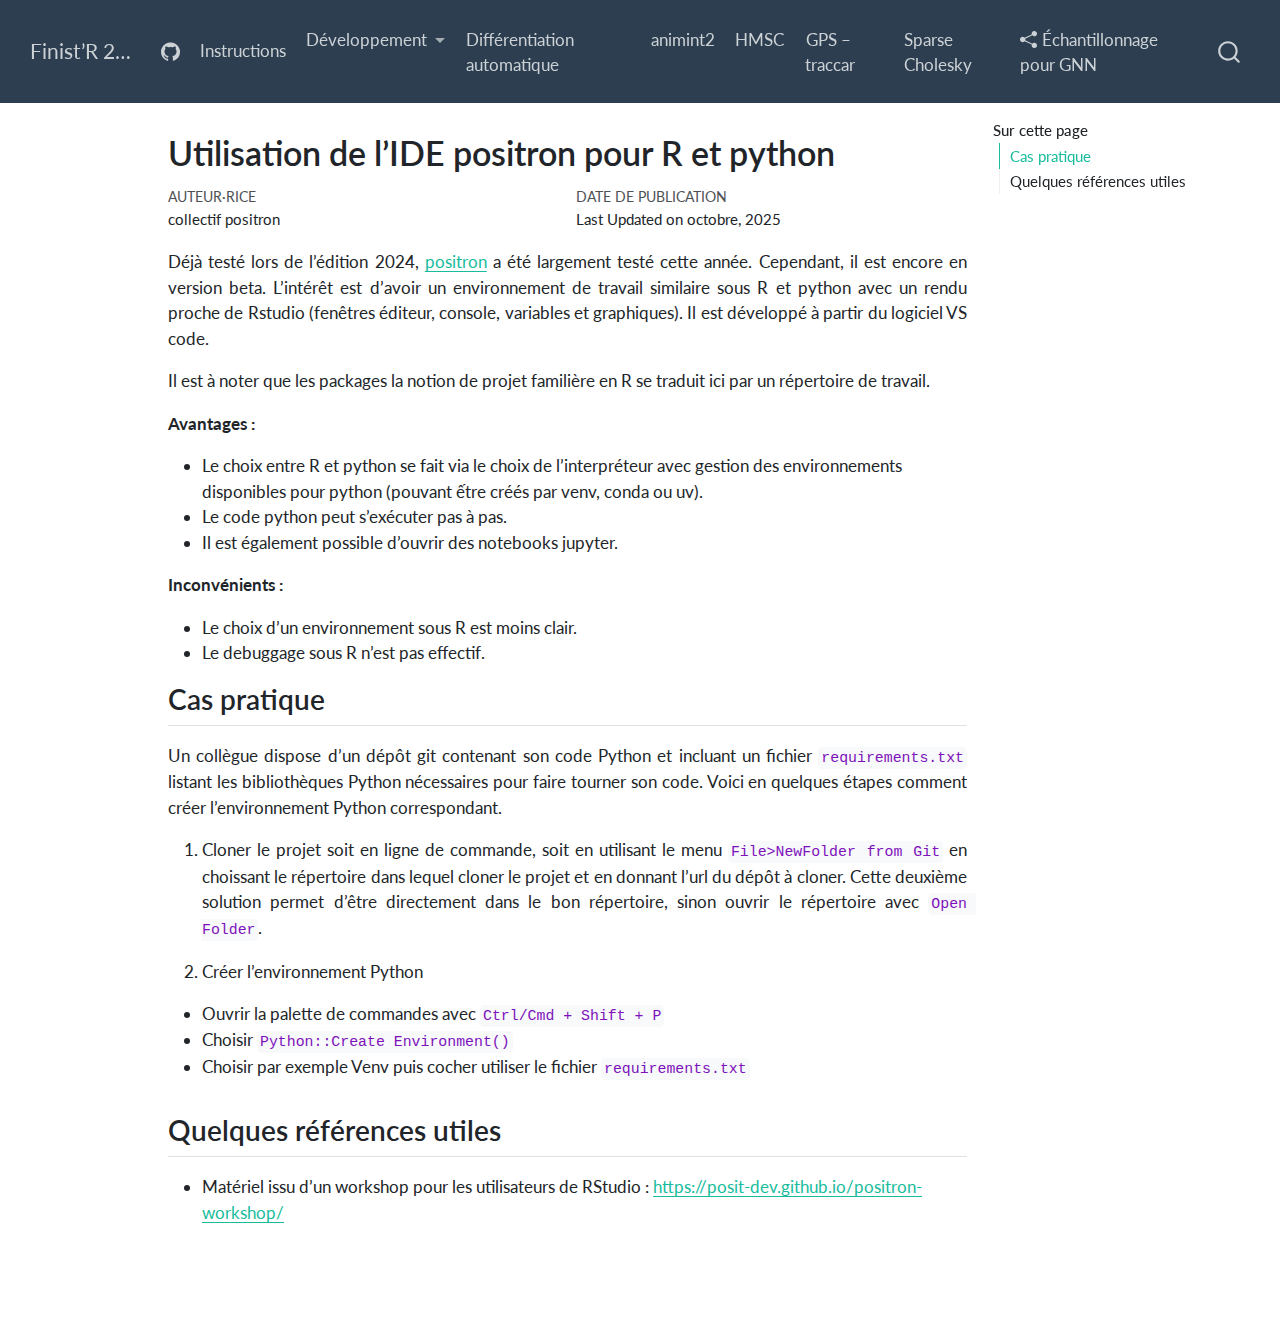
<file: positron.html>
<!DOCTYPE html>
<html xmlns="http://www.w3.org/1999/xhtml" lang="fr" xml:lang="fr"><head>

<meta charset="utf-8">
<meta name="generator" content="quarto-1.7.32">

<meta name="viewport" content="width=device-width, initial-scale=1.0, user-scalable=yes">

<meta name="author" content="collectif positron">

<title>Utilisation de l’IDE positron pour R et python – Finist'R 2025</title>
<style>
code{white-space: pre-wrap;}
span.smallcaps{font-variant: small-caps;}
div.columns{display: flex; gap: min(4vw, 1.5em);}
div.column{flex: auto; overflow-x: auto;}
div.hanging-indent{margin-left: 1.5em; text-indent: -1.5em;}
ul.task-list{list-style: none;}
ul.task-list li input[type="checkbox"] {
  width: 0.8em;
  margin: 0 0.8em 0.2em -1em; /* quarto-specific, see https://github.com/quarto-dev/quarto-cli/issues/4556 */ 
  vertical-align: middle;
}
</style>


<script src="site_libs/quarto-nav/quarto-nav.js"></script>
<script src="site_libs/quarto-nav/headroom.min.js"></script>
<script src="site_libs/clipboard/clipboard.min.js"></script>
<script src="site_libs/quarto-search/autocomplete.umd.js"></script>
<script src="site_libs/quarto-search/fuse.min.js"></script>
<script src="site_libs/quarto-search/quarto-search.js"></script>
<meta name="quarto:offset" content="./">
<script src="site_libs/quarto-html/quarto.js" type="module"></script>
<script src="site_libs/quarto-html/tabsets/tabsets.js" type="module"></script>
<script src="site_libs/quarto-html/popper.min.js"></script>
<script src="site_libs/quarto-html/tippy.umd.min.js"></script>
<script src="site_libs/quarto-html/anchor.min.js"></script>
<link href="site_libs/quarto-html/tippy.css" rel="stylesheet">
<link href="site_libs/quarto-html/quarto-syntax-highlighting-37eea08aefeeee20ff55810ff984fec1.css" rel="stylesheet" id="quarto-text-highlighting-styles">
<script src="site_libs/bootstrap/bootstrap.min.js"></script>
<link href="site_libs/bootstrap/bootstrap-icons.css" rel="stylesheet">
<link href="site_libs/bootstrap/bootstrap-60b0263506cd53edaa55cb35cc4fcac5.min.css" rel="stylesheet" append-hash="true" id="quarto-bootstrap" data-mode="light">
<script id="quarto-search-options" type="application/json">{
  "location": "navbar",
  "copy-button": false,
  "collapse-after": 3,
  "panel-placement": "end",
  "type": "overlay",
  "limit": 50,
  "keyboard-shortcut": [
    "f",
    "/",
    "s"
  ],
  "show-item-context": false,
  "language": {
    "search-no-results-text": "Pas de résultats",
    "search-matching-documents-text": "documents trouvés",
    "search-copy-link-title": "Copier le lien vers la recherche",
    "search-hide-matches-text": "Cacher les correspondances additionnelles",
    "search-more-match-text": "correspondance de plus dans ce document",
    "search-more-matches-text": "correspondances de plus dans ce document",
    "search-clear-button-title": "Effacer",
    "search-text-placeholder": "",
    "search-detached-cancel-button-title": "Annuler",
    "search-submit-button-title": "Envoyer",
    "search-label": "Recherche"
  }
}</script>


<link rel="stylesheet" href="styles.css">
</head>

<body class="nav-fixed quarto-light">

<div id="quarto-search-results"></div>
  <header id="quarto-header" class="headroom fixed-top">
    <nav class="navbar navbar-expand-lg " data-bs-theme="dark">
      <div class="navbar-container container-fluid">
      <div class="navbar-brand-container mx-auto">
    <a class="navbar-brand" href="./index.html">
    <span class="navbar-title">Finist’R 2025</span>
    </a>
  </div>
            <div id="quarto-search" class="" title="Recherche"></div>
          <button class="navbar-toggler" type="button" data-bs-toggle="collapse" data-bs-target="#navbarCollapse" aria-controls="navbarCollapse" role="menu" aria-expanded="false" aria-label="Basculer la navigation" onclick="if (window.quartoToggleHeadroom) { window.quartoToggleHeadroom(); }">
  <span class="navbar-toggler-icon"></span>
</button>
          <div class="collapse navbar-collapse" id="navbarCollapse">
            <ul class="navbar-nav navbar-nav-scroll me-auto">
  <li class="nav-item compact">
    <a class="nav-link" href="https://github.com/StateOfTheR/finistR2025"> <i class="bi bi-github" role="img" aria-label="GitHub">
</i> 
<span class="menu-text"></span></a>
  </li>  
  <li class="nav-item">
    <a class="nav-link" href="./instructions.html"> 
<span class="menu-text">Instructions</span></a>
  </li>  
</ul>
            <ul class="navbar-nav navbar-nav-scroll ms-auto">
  <li class="nav-item dropdown ">
    <a class="nav-link dropdown-toggle" href="#" id="nav-menu-développement" role="link" data-bs-toggle="dropdown" aria-expanded="false">
 <span class="menu-text">Développement</span>
    </a>
    <ul class="dropdown-menu dropdown-menu-end" aria-labelledby="nav-menu-développement">    
        <li>
    <a class="dropdown-item" href="./how_to_build_your_package.html">
 <span class="dropdown-text">How to build your package - Julia edition</span></a>
  </li>  
        <li>
    <a class="dropdown-item" href="./positron.html">
 <span class="dropdown-text">Positron</span></a>
  </li>  
        <li>
    <a class="dropdown-item" href="./package_python.html">
 <span class="dropdown-text">Python packaging</span></a>
  </li>  
    </ul>
  </li>
  <li class="nav-item">
    <a class="nav-link" href="./autodiff.html"> 
<span class="menu-text">Différentiation automatique</span></a>
  </li>  
  <li class="nav-item">
    <a class="nav-link" href="./animint.html"> 
<span class="menu-text">animint2</span></a>
  </li>  
  <li class="nav-item">
    <a class="nav-link" href="./hsmc.qmd"> 
<span class="menu-text">HMSC</span></a>
  </li>  
  <li class="nav-item">
    <a class="nav-link" href="./traccar.html"> <i class="bi bi-Bicycle" role="img">
</i> 
<span class="menu-text">GPS – traccar</span></a>
  </li>  
  <li class="nav-item">
    <a class="nav-link" href="./sparse_cholesky.html"> 
<span class="menu-text">Sparse Cholesky</span></a>
  </li>  
  <li class="nav-item">
    <a class="nav-link" href="./GNNpytgeo.html"> <i class="bi bi-share-fill" role="img">
</i> 
<span class="menu-text">Échantillonnage pour GNN</span></a>
  </li>  
</ul>
          </div> <!-- /navcollapse -->
            <div class="quarto-navbar-tools">
</div>
      </div> <!-- /container-fluid -->
    </nav>
</header>
<!-- content -->
<div id="quarto-content" class="quarto-container page-columns page-rows-contents page-layout-article page-navbar">
<!-- sidebar -->
<!-- margin-sidebar -->
    <div id="quarto-margin-sidebar" class="sidebar margin-sidebar">
        <nav id="TOC" role="doc-toc" class="toc-active">
    <h2 id="toc-title">Sur cette page</h2>
   
  <ul>
  <li><a href="#cas-pratique" id="toc-cas-pratique" class="nav-link active" data-scroll-target="#cas-pratique">Cas pratique</a></li>
  <li><a href="#quelques-références-utiles" id="toc-quelques-références-utiles" class="nav-link" data-scroll-target="#quelques-références-utiles">Quelques références utiles</a></li>
  </ul>
</nav>
    </div>
<!-- main -->
<main class="content" id="quarto-document-content">

<header id="title-block-header" class="quarto-title-block default">
<div class="quarto-title">
<h1 class="title">Utilisation de l’IDE positron pour R et python</h1>
</div>



<div class="quarto-title-meta">

    <div>
    <div class="quarto-title-meta-heading">Auteur·rice</div>
    <div class="quarto-title-meta-contents">
             <p>collectif positron </p>
          </div>
  </div>
    
    <div>
    <div class="quarto-title-meta-heading">Date de publication</div>
    <div class="quarto-title-meta-contents">
      <p class="date">Last Updated on octobre, 2025</p>
    </div>
  </div>
  
    
  </div>
  


</header>


<p>Déjà testé lors de l’édition 2024, <a href="https://positron.posit.co/start.html">positron</a> a été largement testé cette année. Cependant, il est encore en version beta. L’intérêt est d’avoir un environnement de travail similaire sous R et python avec un rendu proche de Rstudio (fenêtres éditeur, console, variables et graphiques). Il est développé à partir du logiciel VS code.</p>
<p>Il est à noter que les packages la notion de projet familière en R se traduit ici par un répertoire de travail.</p>
<p><strong>Avantages :</strong></p>
<ul>
<li>Le choix entre R et python se fait via le choix de l’interpréteur avec gestion des environnements disponibles pour python (pouvant ếtre créés par venv, conda ou uv).</li>
<li>Le code python peut s’exécuter pas à pas.</li>
<li>Il est également possible d’ouvrir des notebooks jupyter.</li>
</ul>
<p><strong>Inconvénients :</strong></p>
<ul>
<li>Le choix d’un environnement sous R est moins clair.</li>
<li>Le debuggage sous R n’est pas effectif.</li>
</ul>
<section id="cas-pratique" class="level2">
<h2 class="anchored" data-anchor-id="cas-pratique">Cas pratique</h2>
<p>Un collègue dispose d’un dépôt git contenant son code Python et incluant un fichier <code>requirements.txt</code> listant les bibliothèques Python nécessaires pour faire tourner son code. Voici en quelques étapes comment créer l’environnement Python correspondant.</p>
<ol type="1">
<li><p>Cloner le projet soit en ligne de commande, soit en utilisant le menu <code>File&gt;NewFolder from Git</code> en choissant le répertoire dans lequel cloner le projet et en donnant l’url du dépôt à cloner. Cette deuxième solution permet d’être directement dans le bon répertoire, sinon ouvrir le répertoire avec <code>Open Folder</code>.</p></li>
<li><p>Créer l’environnement Python</p></li>
</ol>
<ul>
<li>Ouvrir la palette de commandes avec <code>Ctrl/Cmd + Shift + P</code></li>
<li>Choisir <code>Python::Create Environment()</code></li>
<li>Choisir par exemple Venv puis cocher utiliser le fichier <code>requirements.txt</code></li>
</ul>
</section>
<section id="quelques-références-utiles" class="level2">
<h2 class="anchored" data-anchor-id="quelques-références-utiles">Quelques références utiles</h2>
<ul>
<li>Matériel issu d’un workshop pour les utilisateurs de RStudio : <a href="https://posit-dev.github.io/positron-workshop/">https://posit-dev.github.io/positron-workshop/</a></li>
</ul>


</section>

</main> <!-- /main -->
<script id="quarto-html-after-body" type="application/javascript">
  window.document.addEventListener("DOMContentLoaded", function (event) {
    const icon = "";
    const anchorJS = new window.AnchorJS();
    anchorJS.options = {
      placement: 'right',
      icon: icon
    };
    anchorJS.add('.anchored');
    const isCodeAnnotation = (el) => {
      for (const clz of el.classList) {
        if (clz.startsWith('code-annotation-')) {                     
          return true;
        }
      }
      return false;
    }
    const onCopySuccess = function(e) {
      // button target
      const button = e.trigger;
      // don't keep focus
      button.blur();
      // flash "checked"
      button.classList.add('code-copy-button-checked');
      var currentTitle = button.getAttribute("title");
      button.setAttribute("title", "Copié");
      let tooltip;
      if (window.bootstrap) {
        button.setAttribute("data-bs-toggle", "tooltip");
        button.setAttribute("data-bs-placement", "left");
        button.setAttribute("data-bs-title", "Copié");
        tooltip = new bootstrap.Tooltip(button, 
          { trigger: "manual", 
            customClass: "code-copy-button-tooltip",
            offset: [0, -8]});
        tooltip.show();    
      }
      setTimeout(function() {
        if (tooltip) {
          tooltip.hide();
          button.removeAttribute("data-bs-title");
          button.removeAttribute("data-bs-toggle");
          button.removeAttribute("data-bs-placement");
        }
        button.setAttribute("title", currentTitle);
        button.classList.remove('code-copy-button-checked');
      }, 1000);
      // clear code selection
      e.clearSelection();
    }
    const getTextToCopy = function(trigger) {
        const codeEl = trigger.previousElementSibling.cloneNode(true);
        for (const childEl of codeEl.children) {
          if (isCodeAnnotation(childEl)) {
            childEl.remove();
          }
        }
        return codeEl.innerText;
    }
    const clipboard = new window.ClipboardJS('.code-copy-button:not([data-in-quarto-modal])', {
      text: getTextToCopy
    });
    clipboard.on('success', onCopySuccess);
    if (window.document.getElementById('quarto-embedded-source-code-modal')) {
      const clipboardModal = new window.ClipboardJS('.code-copy-button[data-in-quarto-modal]', {
        text: getTextToCopy,
        container: window.document.getElementById('quarto-embedded-source-code-modal')
      });
      clipboardModal.on('success', onCopySuccess);
    }
      var localhostRegex = new RegExp(/^(?:http|https):\/\/localhost\:?[0-9]*\//);
      var mailtoRegex = new RegExp(/^mailto:/);
        var filterRegex = new RegExp('/' + window.location.host + '/');
      var isInternal = (href) => {
          return filterRegex.test(href) || localhostRegex.test(href) || mailtoRegex.test(href);
      }
      // Inspect non-navigation links and adorn them if external
     var links = window.document.querySelectorAll('a[href]:not(.nav-link):not(.navbar-brand):not(.toc-action):not(.sidebar-link):not(.sidebar-item-toggle):not(.pagination-link):not(.no-external):not([aria-hidden]):not(.dropdown-item):not(.quarto-navigation-tool):not(.about-link)');
      for (var i=0; i<links.length; i++) {
        const link = links[i];
        if (!isInternal(link.href)) {
          // undo the damage that might have been done by quarto-nav.js in the case of
          // links that we want to consider external
          if (link.dataset.originalHref !== undefined) {
            link.href = link.dataset.originalHref;
          }
        }
      }
    function tippyHover(el, contentFn, onTriggerFn, onUntriggerFn) {
      const config = {
        allowHTML: true,
        maxWidth: 500,
        delay: 100,
        arrow: false,
        appendTo: function(el) {
            return el.parentElement;
        },
        interactive: true,
        interactiveBorder: 10,
        theme: 'quarto',
        placement: 'bottom-start',
      };
      if (contentFn) {
        config.content = contentFn;
      }
      if (onTriggerFn) {
        config.onTrigger = onTriggerFn;
      }
      if (onUntriggerFn) {
        config.onUntrigger = onUntriggerFn;
      }
      window.tippy(el, config); 
    }
    const noterefs = window.document.querySelectorAll('a[role="doc-noteref"]');
    for (var i=0; i<noterefs.length; i++) {
      const ref = noterefs[i];
      tippyHover(ref, function() {
        // use id or data attribute instead here
        let href = ref.getAttribute('data-footnote-href') || ref.getAttribute('href');
        try { href = new URL(href).hash; } catch {}
        const id = href.replace(/^#\/?/, "");
        const note = window.document.getElementById(id);
        if (note) {
          return note.innerHTML;
        } else {
          return "";
        }
      });
    }
    const xrefs = window.document.querySelectorAll('a.quarto-xref');
    const processXRef = (id, note) => {
      // Strip column container classes
      const stripColumnClz = (el) => {
        el.classList.remove("page-full", "page-columns");
        if (el.children) {
          for (const child of el.children) {
            stripColumnClz(child);
          }
        }
      }
      stripColumnClz(note)
      if (id === null || id.startsWith('sec-')) {
        // Special case sections, only their first couple elements
        const container = document.createElement("div");
        if (note.children && note.children.length > 2) {
          container.appendChild(note.children[0].cloneNode(true));
          for (let i = 1; i < note.children.length; i++) {
            const child = note.children[i];
            if (child.tagName === "P" && child.innerText === "") {
              continue;
            } else {
              container.appendChild(child.cloneNode(true));
              break;
            }
          }
          if (window.Quarto?.typesetMath) {
            window.Quarto.typesetMath(container);
          }
          return container.innerHTML
        } else {
          if (window.Quarto?.typesetMath) {
            window.Quarto.typesetMath(note);
          }
          return note.innerHTML;
        }
      } else {
        // Remove any anchor links if they are present
        const anchorLink = note.querySelector('a.anchorjs-link');
        if (anchorLink) {
          anchorLink.remove();
        }
        if (window.Quarto?.typesetMath) {
          window.Quarto.typesetMath(note);
        }
        if (note.classList.contains("callout")) {
          return note.outerHTML;
        } else {
          return note.innerHTML;
        }
      }
    }
    for (var i=0; i<xrefs.length; i++) {
      const xref = xrefs[i];
      tippyHover(xref, undefined, function(instance) {
        instance.disable();
        let url = xref.getAttribute('href');
        let hash = undefined; 
        if (url.startsWith('#')) {
          hash = url;
        } else {
          try { hash = new URL(url).hash; } catch {}
        }
        if (hash) {
          const id = hash.replace(/^#\/?/, "");
          const note = window.document.getElementById(id);
          if (note !== null) {
            try {
              const html = processXRef(id, note.cloneNode(true));
              instance.setContent(html);
            } finally {
              instance.enable();
              instance.show();
            }
          } else {
            // See if we can fetch this
            fetch(url.split('#')[0])
            .then(res => res.text())
            .then(html => {
              const parser = new DOMParser();
              const htmlDoc = parser.parseFromString(html, "text/html");
              const note = htmlDoc.getElementById(id);
              if (note !== null) {
                const html = processXRef(id, note);
                instance.setContent(html);
              } 
            }).finally(() => {
              instance.enable();
              instance.show();
            });
          }
        } else {
          // See if we can fetch a full url (with no hash to target)
          // This is a special case and we should probably do some content thinning / targeting
          fetch(url)
          .then(res => res.text())
          .then(html => {
            const parser = new DOMParser();
            const htmlDoc = parser.parseFromString(html, "text/html");
            const note = htmlDoc.querySelector('main.content');
            if (note !== null) {
              // This should only happen for chapter cross references
              // (since there is no id in the URL)
              // remove the first header
              if (note.children.length > 0 && note.children[0].tagName === "HEADER") {
                note.children[0].remove();
              }
              const html = processXRef(null, note);
              instance.setContent(html);
            } 
          }).finally(() => {
            instance.enable();
            instance.show();
          });
        }
      }, function(instance) {
      });
    }
        let selectedAnnoteEl;
        const selectorForAnnotation = ( cell, annotation) => {
          let cellAttr = 'data-code-cell="' + cell + '"';
          let lineAttr = 'data-code-annotation="' +  annotation + '"';
          const selector = 'span[' + cellAttr + '][' + lineAttr + ']';
          return selector;
        }
        const selectCodeLines = (annoteEl) => {
          const doc = window.document;
          const targetCell = annoteEl.getAttribute("data-target-cell");
          const targetAnnotation = annoteEl.getAttribute("data-target-annotation");
          const annoteSpan = window.document.querySelector(selectorForAnnotation(targetCell, targetAnnotation));
          const lines = annoteSpan.getAttribute("data-code-lines").split(",");
          const lineIds = lines.map((line) => {
            return targetCell + "-" + line;
          })
          let top = null;
          let height = null;
          let parent = null;
          if (lineIds.length > 0) {
              //compute the position of the single el (top and bottom and make a div)
              const el = window.document.getElementById(lineIds[0]);
              top = el.offsetTop;
              height = el.offsetHeight;
              parent = el.parentElement.parentElement;
            if (lineIds.length > 1) {
              const lastEl = window.document.getElementById(lineIds[lineIds.length - 1]);
              const bottom = lastEl.offsetTop + lastEl.offsetHeight;
              height = bottom - top;
            }
            if (top !== null && height !== null && parent !== null) {
              // cook up a div (if necessary) and position it 
              let div = window.document.getElementById("code-annotation-line-highlight");
              if (div === null) {
                div = window.document.createElement("div");
                div.setAttribute("id", "code-annotation-line-highlight");
                div.style.position = 'absolute';
                parent.appendChild(div);
              }
              div.style.top = top - 2 + "px";
              div.style.height = height + 4 + "px";
              div.style.left = 0;
              let gutterDiv = window.document.getElementById("code-annotation-line-highlight-gutter");
              if (gutterDiv === null) {
                gutterDiv = window.document.createElement("div");
                gutterDiv.setAttribute("id", "code-annotation-line-highlight-gutter");
                gutterDiv.style.position = 'absolute';
                const codeCell = window.document.getElementById(targetCell);
                const gutter = codeCell.querySelector('.code-annotation-gutter');
                gutter.appendChild(gutterDiv);
              }
              gutterDiv.style.top = top - 2 + "px";
              gutterDiv.style.height = height + 4 + "px";
            }
            selectedAnnoteEl = annoteEl;
          }
        };
        const unselectCodeLines = () => {
          const elementsIds = ["code-annotation-line-highlight", "code-annotation-line-highlight-gutter"];
          elementsIds.forEach((elId) => {
            const div = window.document.getElementById(elId);
            if (div) {
              div.remove();
            }
          });
          selectedAnnoteEl = undefined;
        };
          // Handle positioning of the toggle
      window.addEventListener(
        "resize",
        throttle(() => {
          elRect = undefined;
          if (selectedAnnoteEl) {
            selectCodeLines(selectedAnnoteEl);
          }
        }, 10)
      );
      function throttle(fn, ms) {
      let throttle = false;
      let timer;
        return (...args) => {
          if(!throttle) { // first call gets through
              fn.apply(this, args);
              throttle = true;
          } else { // all the others get throttled
              if(timer) clearTimeout(timer); // cancel #2
              timer = setTimeout(() => {
                fn.apply(this, args);
                timer = throttle = false;
              }, ms);
          }
        };
      }
        // Attach click handler to the DT
        const annoteDls = window.document.querySelectorAll('dt[data-target-cell]');
        for (const annoteDlNode of annoteDls) {
          annoteDlNode.addEventListener('click', (event) => {
            const clickedEl = event.target;
            if (clickedEl !== selectedAnnoteEl) {
              unselectCodeLines();
              const activeEl = window.document.querySelector('dt[data-target-cell].code-annotation-active');
              if (activeEl) {
                activeEl.classList.remove('code-annotation-active');
              }
              selectCodeLines(clickedEl);
              clickedEl.classList.add('code-annotation-active');
            } else {
              // Unselect the line
              unselectCodeLines();
              clickedEl.classList.remove('code-annotation-active');
            }
          });
        }
    const findCites = (el) => {
      const parentEl = el.parentElement;
      if (parentEl) {
        const cites = parentEl.dataset.cites;
        if (cites) {
          return {
            el,
            cites: cites.split(' ')
          };
        } else {
          return findCites(el.parentElement)
        }
      } else {
        return undefined;
      }
    };
    var bibliorefs = window.document.querySelectorAll('a[role="doc-biblioref"]');
    for (var i=0; i<bibliorefs.length; i++) {
      const ref = bibliorefs[i];
      const citeInfo = findCites(ref);
      if (citeInfo) {
        tippyHover(citeInfo.el, function() {
          var popup = window.document.createElement('div');
          citeInfo.cites.forEach(function(cite) {
            var citeDiv = window.document.createElement('div');
            citeDiv.classList.add('hanging-indent');
            citeDiv.classList.add('csl-entry');
            var biblioDiv = window.document.getElementById('ref-' + cite);
            if (biblioDiv) {
              citeDiv.innerHTML = biblioDiv.innerHTML;
            }
            popup.appendChild(citeDiv);
          });
          return popup.innerHTML;
        });
      }
    }
  });
  </script>
</div> <!-- /content -->




</body></html>
</file>
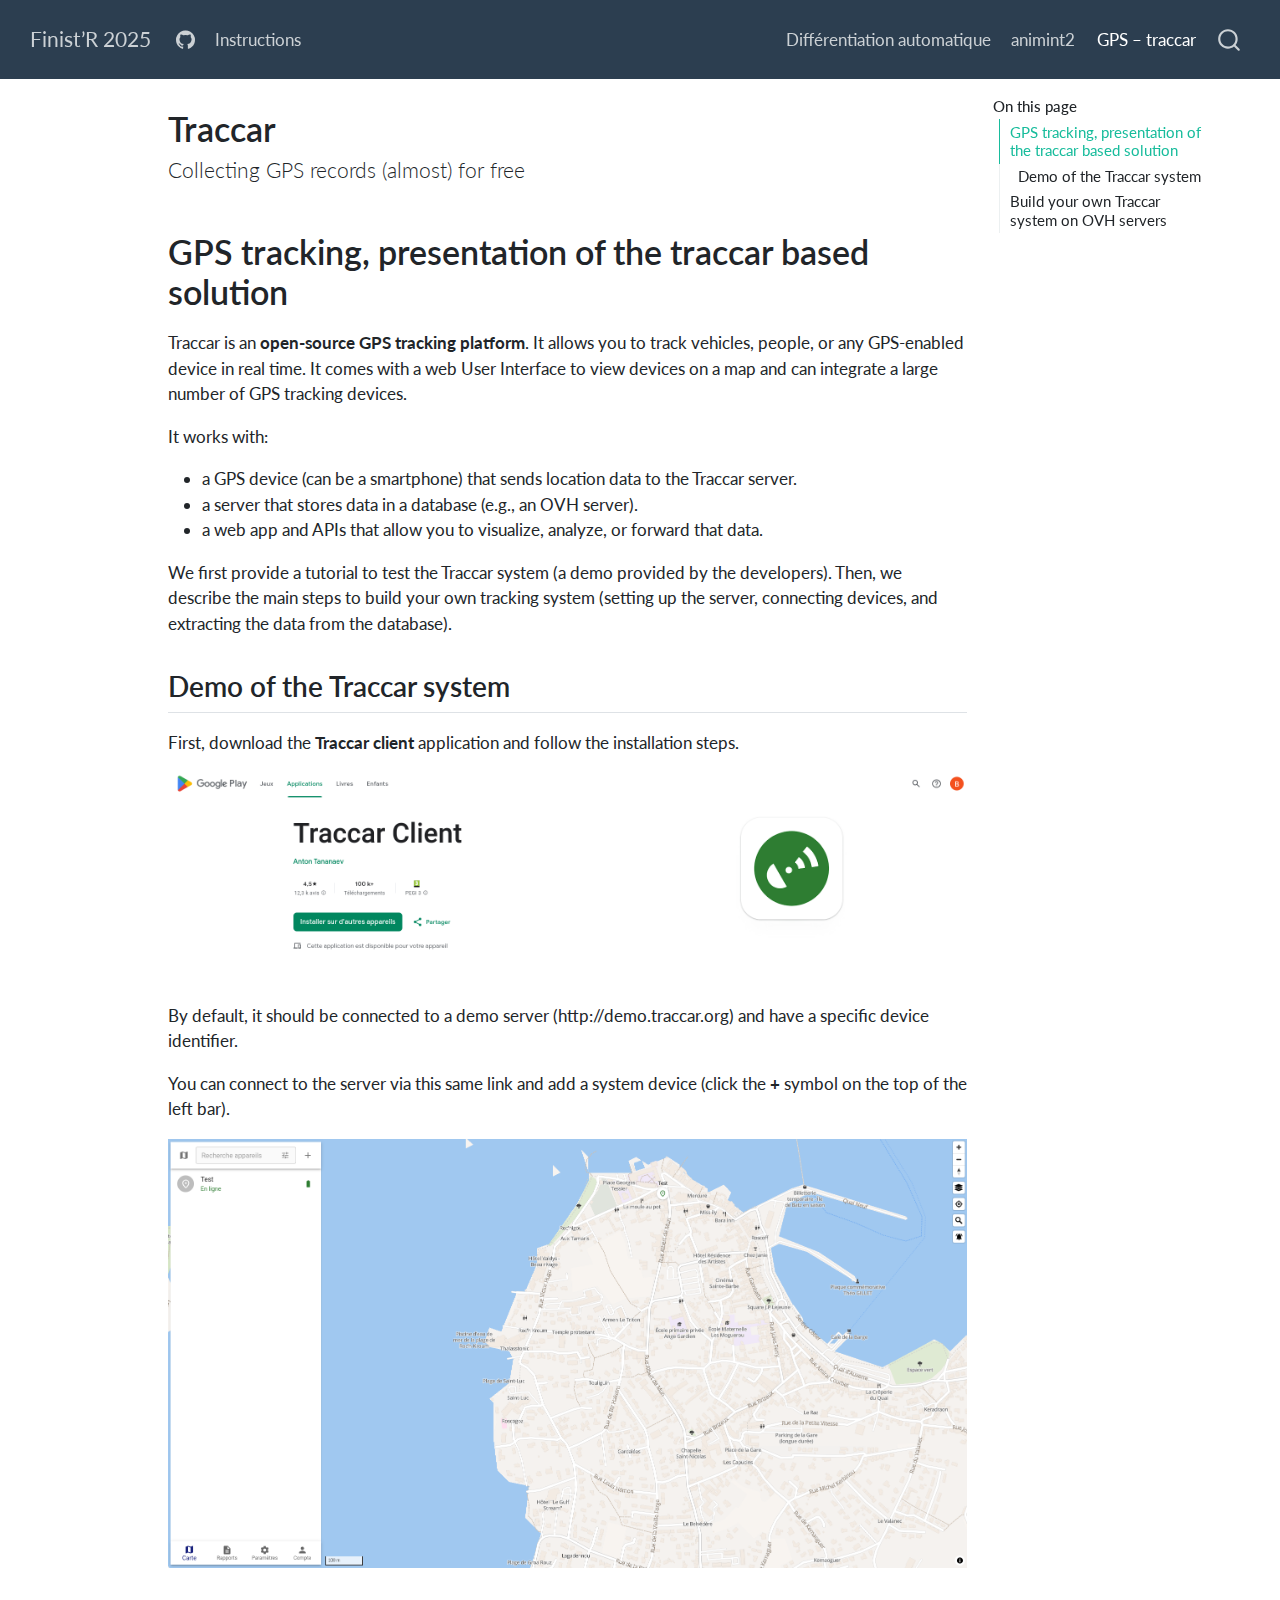
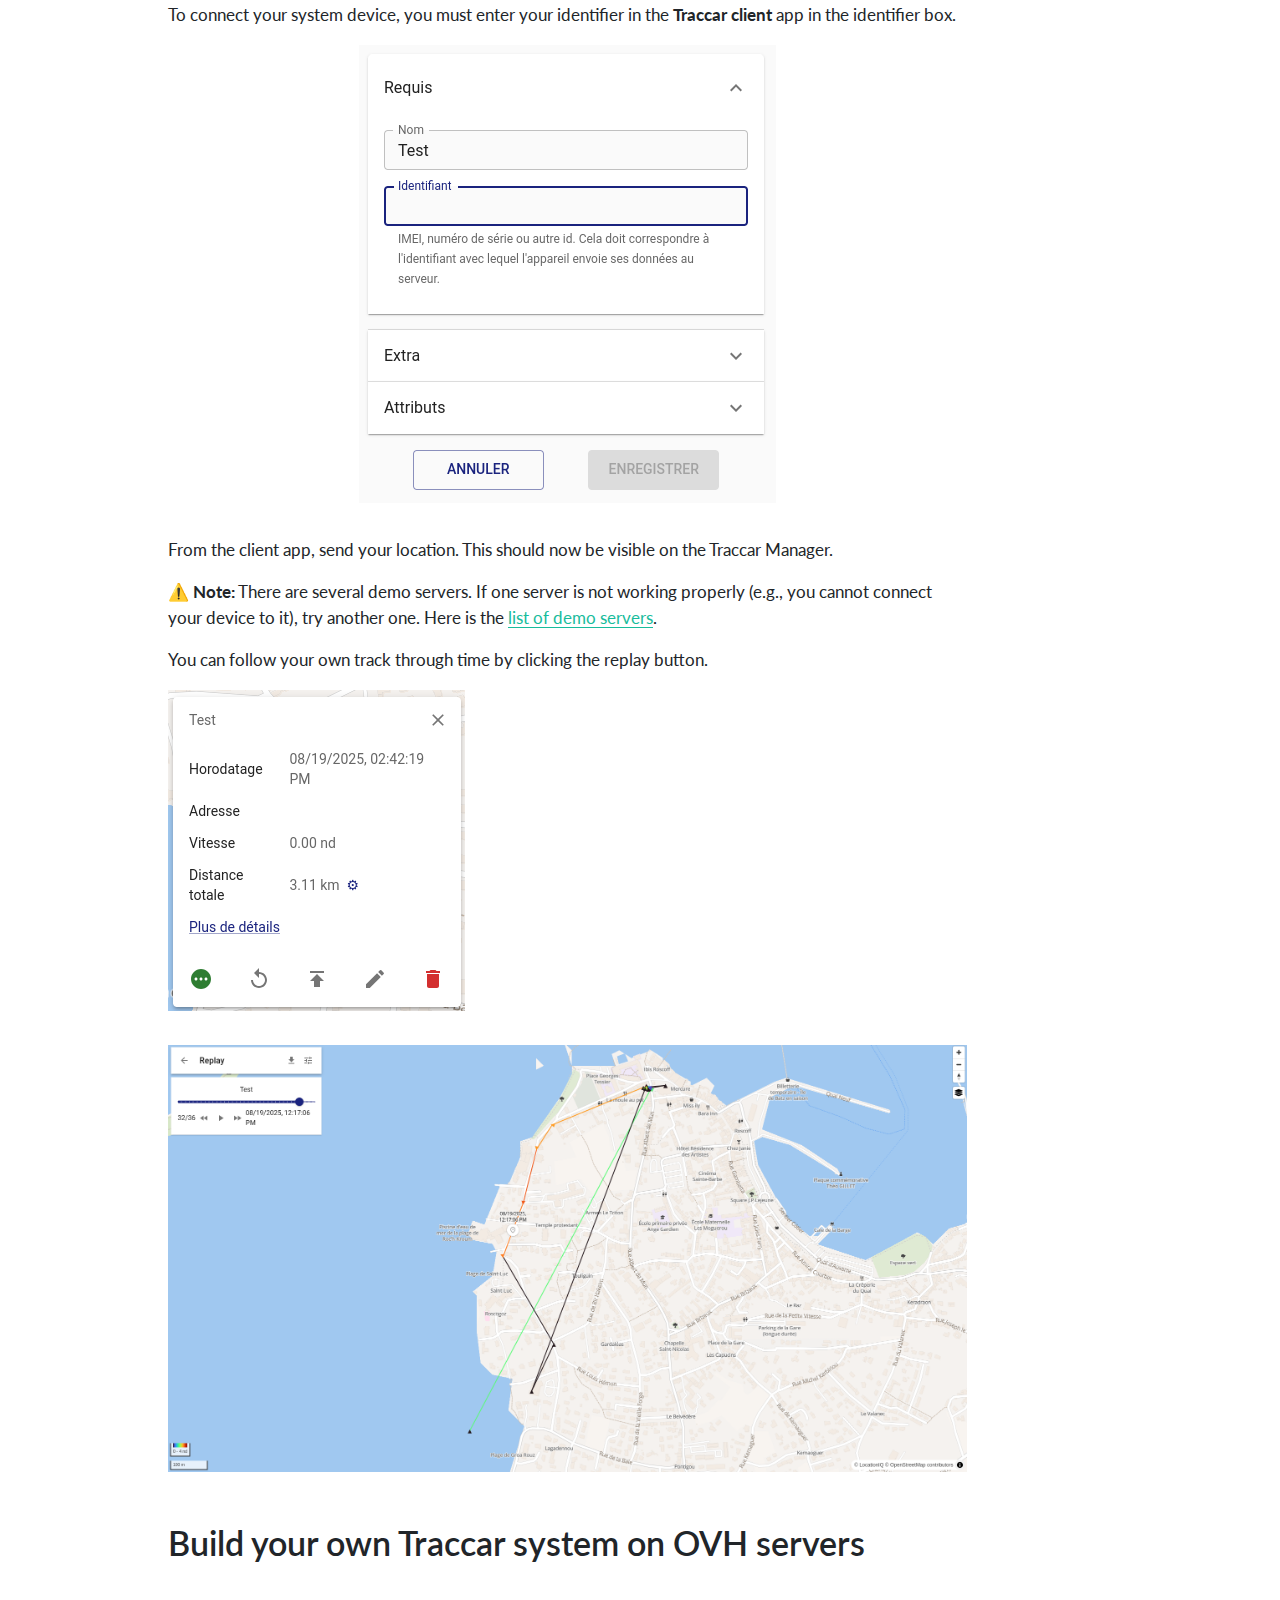
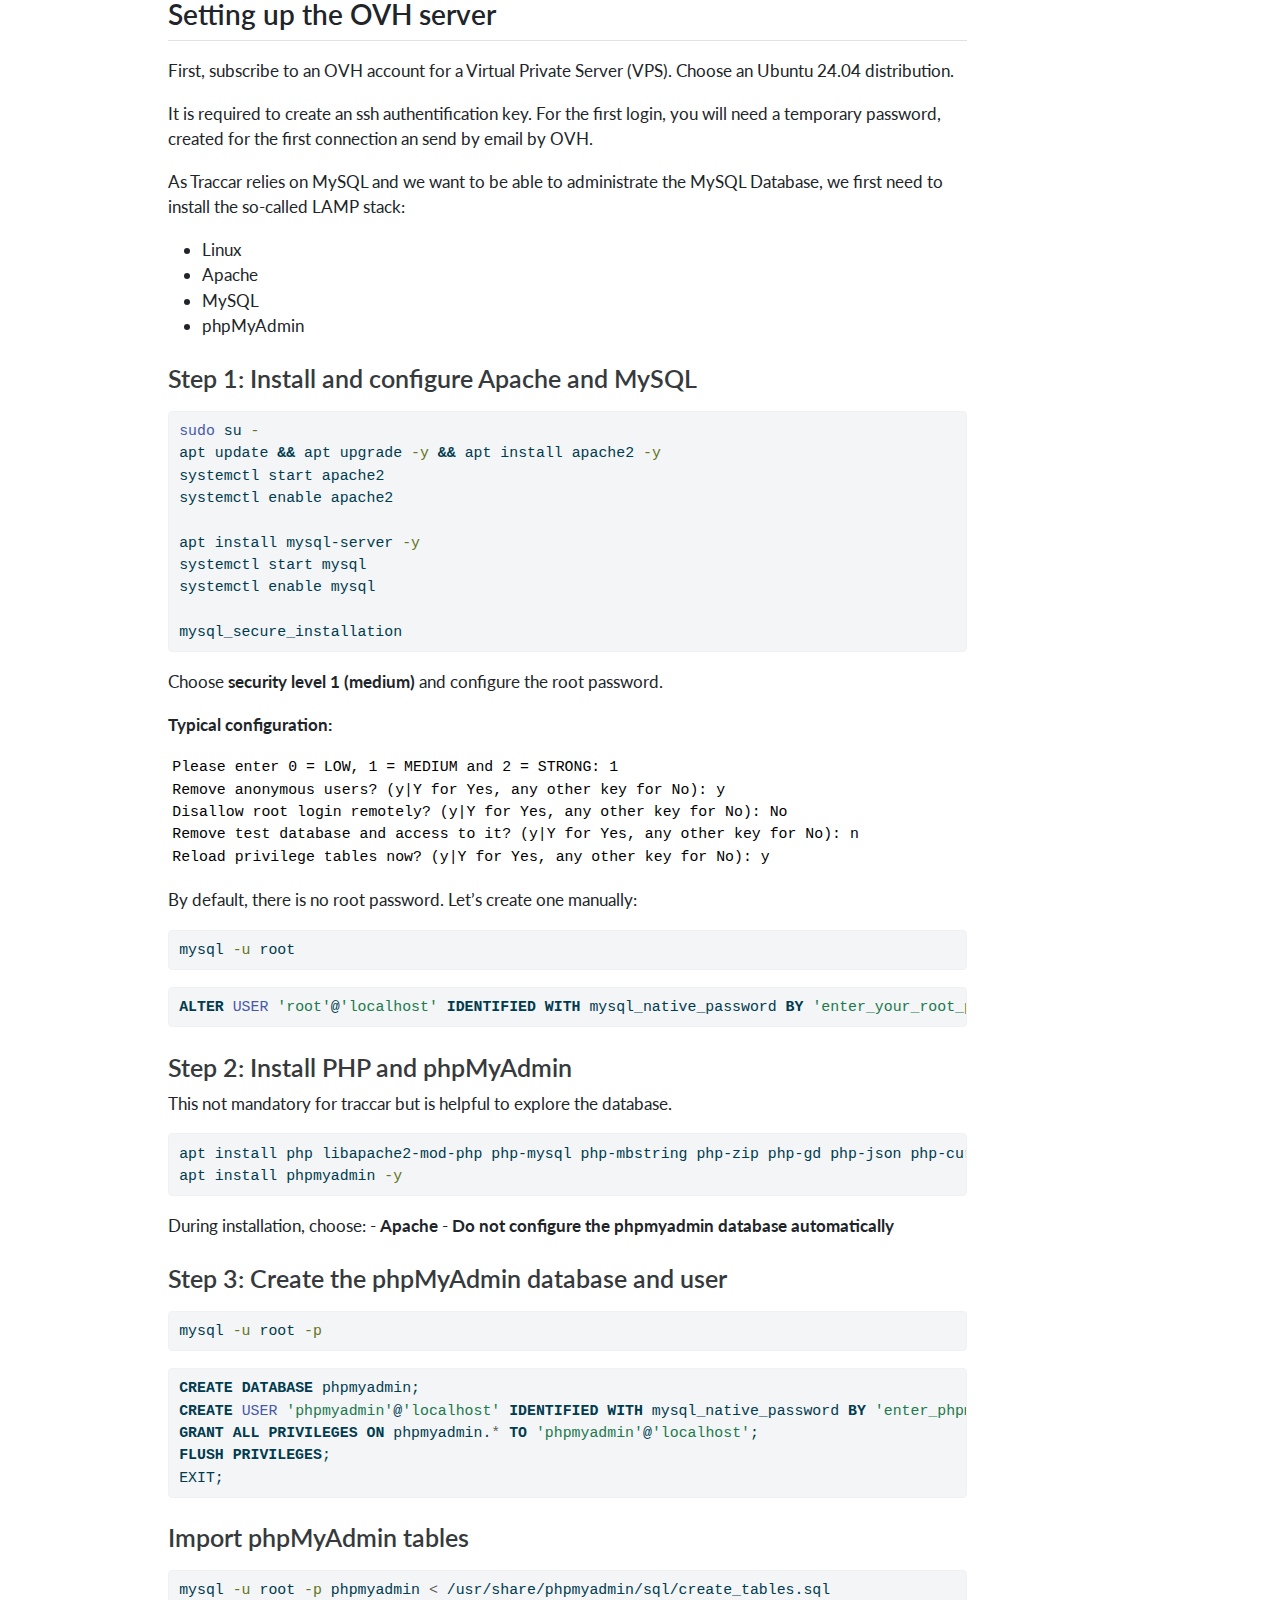
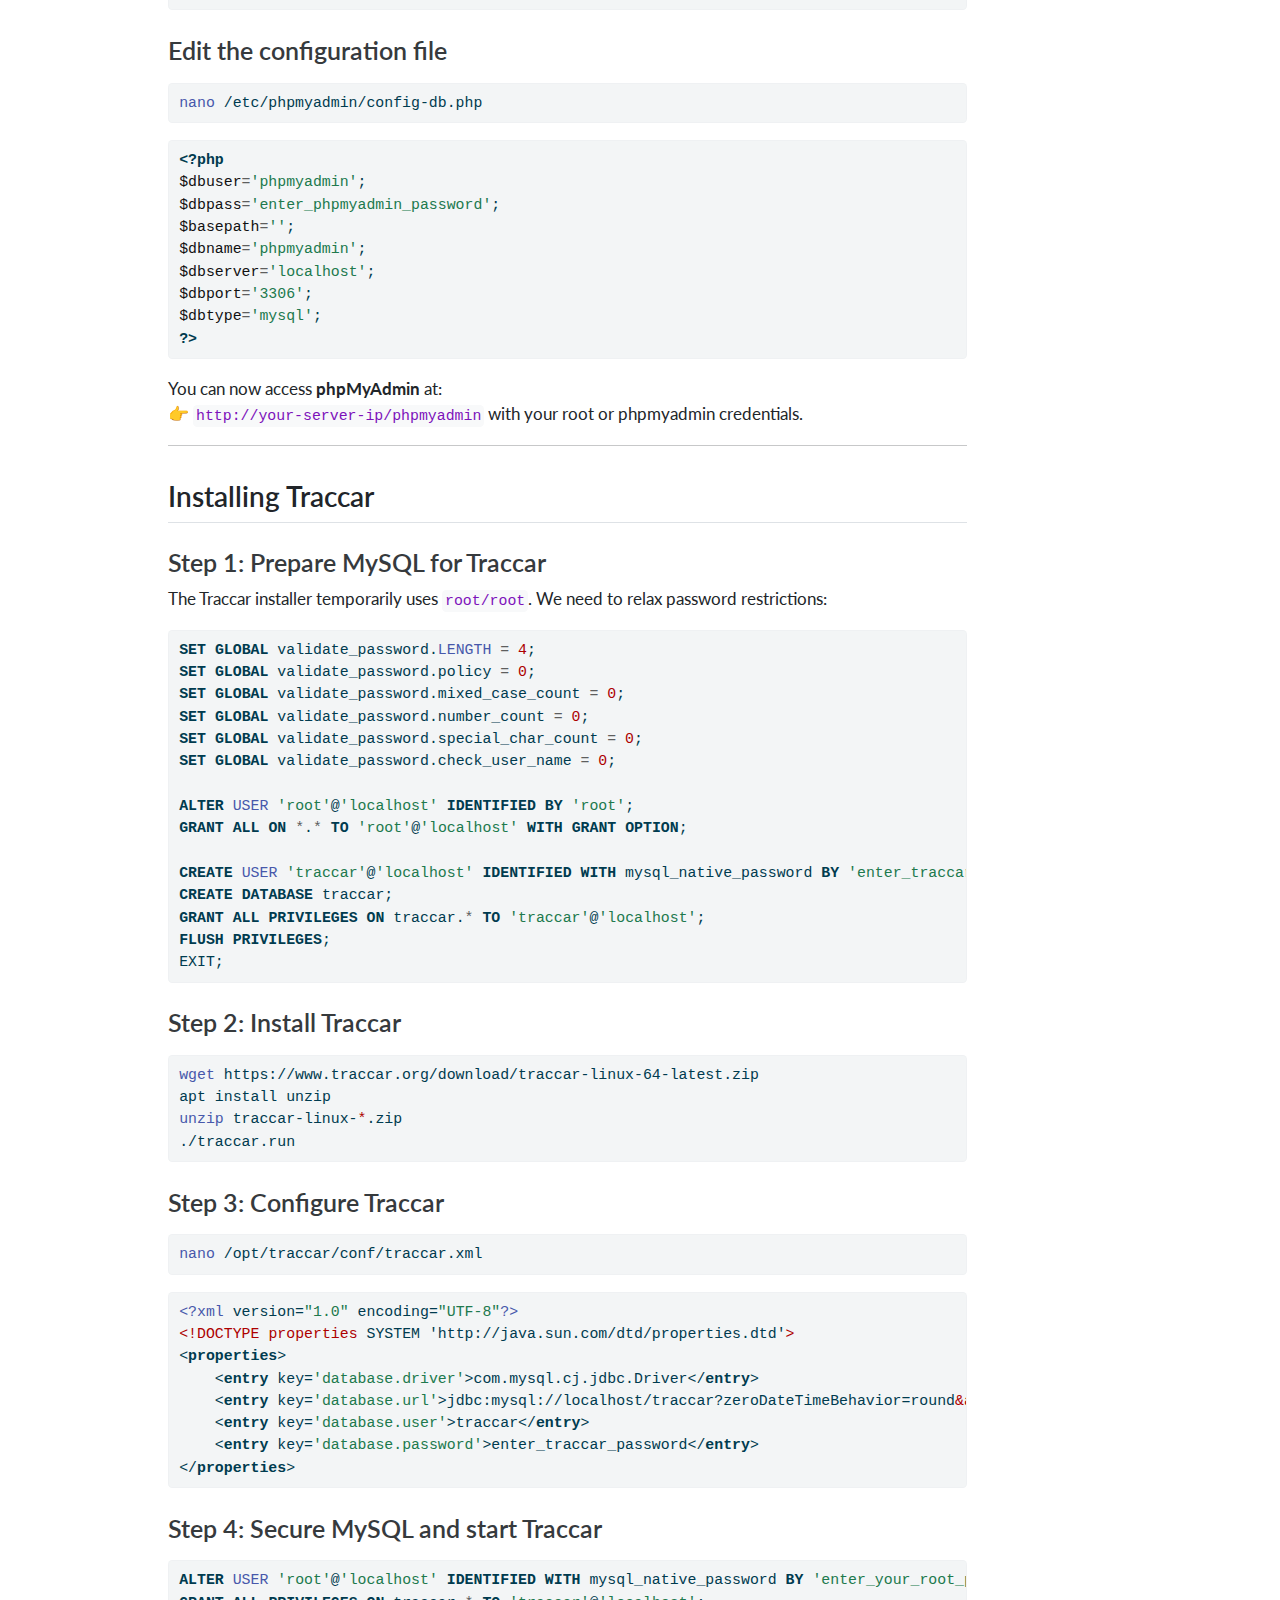
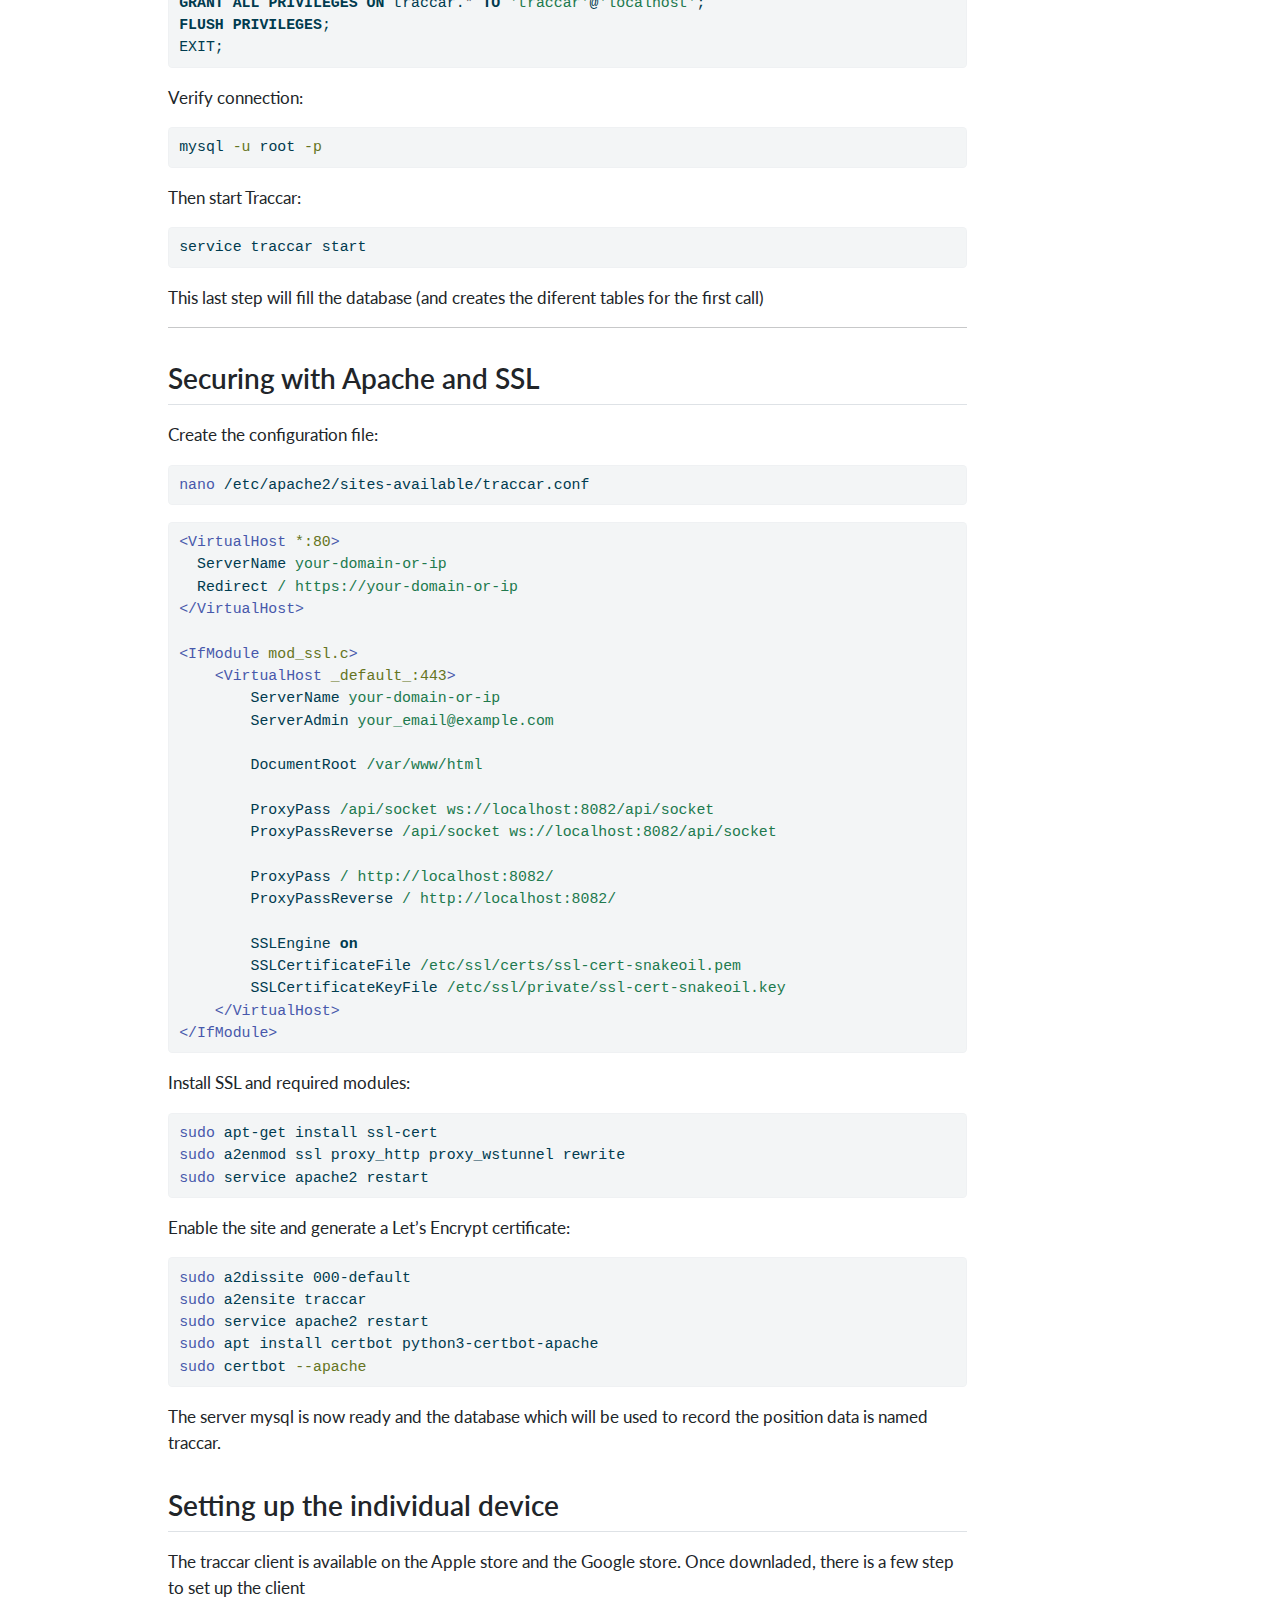
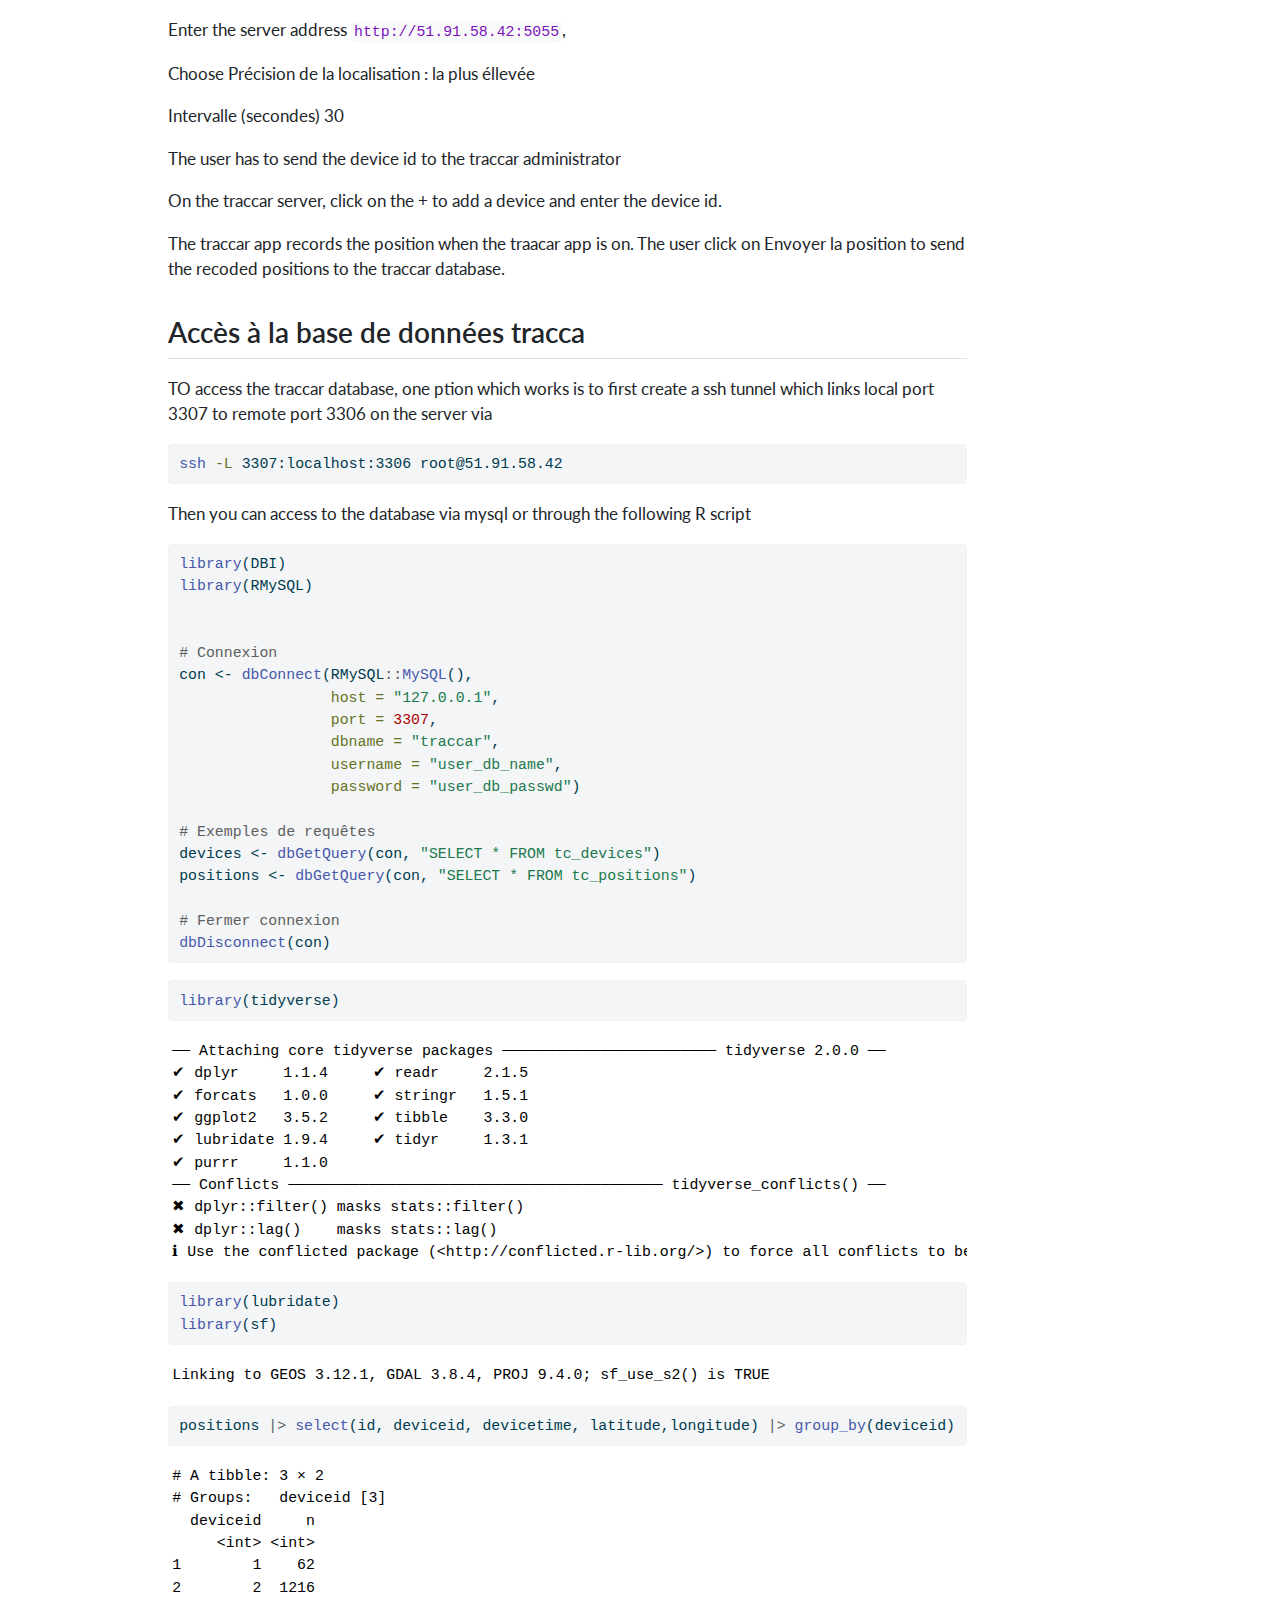
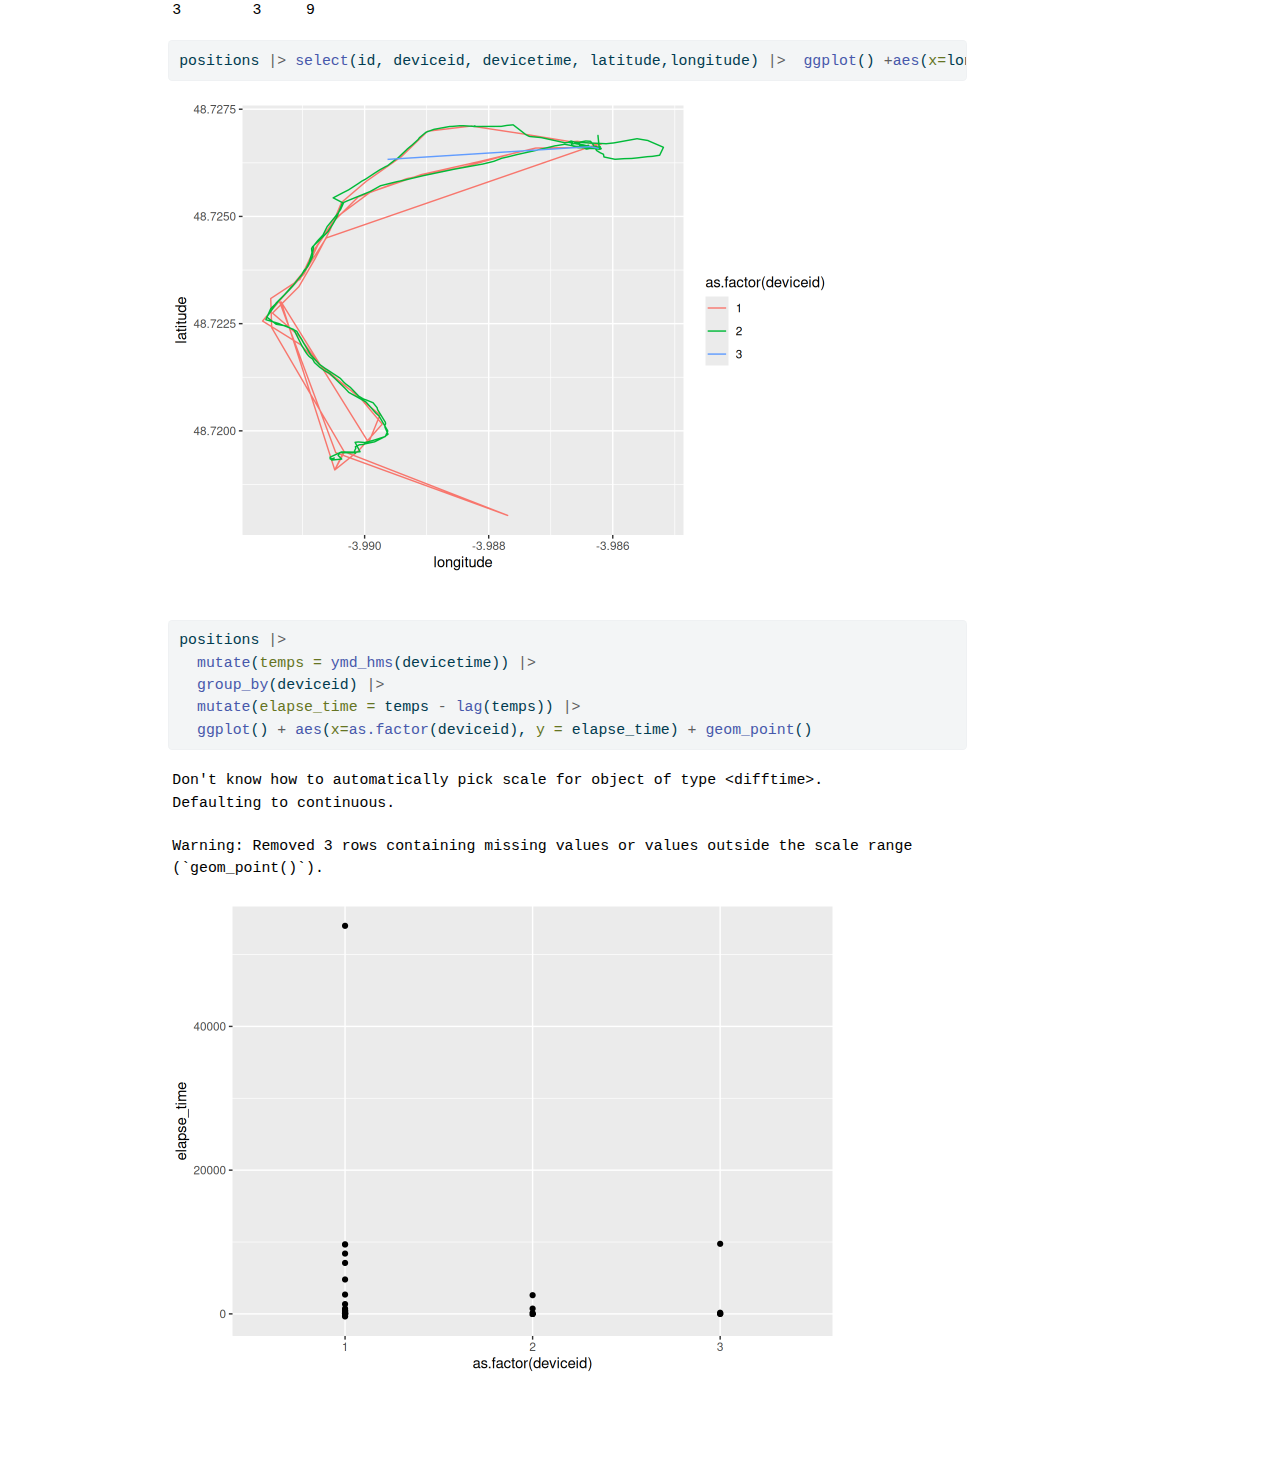
<file: traccar.html>
<!DOCTYPE html>
<html xmlns="http://www.w3.org/1999/xhtml" lang="en" xml:lang="en"><head>

<meta charset="utf-8">
<meta name="generator" content="quarto-1.6.42">

<meta name="viewport" content="width=device-width, initial-scale=1.0, user-scalable=yes">


<title>Traccar – Finist’R 2025</title>
<style>
code{white-space: pre-wrap;}
span.smallcaps{font-variant: small-caps;}
div.columns{display: flex; gap: min(4vw, 1.5em);}
div.column{flex: auto; overflow-x: auto;}
div.hanging-indent{margin-left: 1.5em; text-indent: -1.5em;}
ul.task-list{list-style: none;}
ul.task-list li input[type="checkbox"] {
  width: 0.8em;
  margin: 0 0.8em 0.2em -1em; /* quarto-specific, see https://github.com/quarto-dev/quarto-cli/issues/4556 */ 
  vertical-align: middle;
}
/* CSS for syntax highlighting */
pre > code.sourceCode { white-space: pre; position: relative; }
pre > code.sourceCode > span { line-height: 1.25; }
pre > code.sourceCode > span:empty { height: 1.2em; }
.sourceCode { overflow: visible; }
code.sourceCode > span { color: inherit; text-decoration: inherit; }
div.sourceCode { margin: 1em 0; }
pre.sourceCode { margin: 0; }
@media screen {
div.sourceCode { overflow: auto; }
}
@media print {
pre > code.sourceCode { white-space: pre-wrap; }
pre > code.sourceCode > span { display: inline-block; text-indent: -5em; padding-left: 5em; }
}
pre.numberSource code
  { counter-reset: source-line 0; }
pre.numberSource code > span
  { position: relative; left: -4em; counter-increment: source-line; }
pre.numberSource code > span > a:first-child::before
  { content: counter(source-line);
    position: relative; left: -1em; text-align: right; vertical-align: baseline;
    border: none; display: inline-block;
    -webkit-touch-callout: none; -webkit-user-select: none;
    -khtml-user-select: none; -moz-user-select: none;
    -ms-user-select: none; user-select: none;
    padding: 0 4px; width: 4em;
  }
pre.numberSource { margin-left: 3em;  padding-left: 4px; }
div.sourceCode
  {   }
@media screen {
pre > code.sourceCode > span > a:first-child::before { text-decoration: underline; }
}
</style>


<script src="site_libs/quarto-nav/quarto-nav.js"></script>
<script src="site_libs/quarto-nav/headroom.min.js"></script>
<script src="site_libs/clipboard/clipboard.min.js"></script>
<script src="site_libs/quarto-search/autocomplete.umd.js"></script>
<script src="site_libs/quarto-search/fuse.min.js"></script>
<script src="site_libs/quarto-search/quarto-search.js"></script>
<meta name="quarto:offset" content="./">
<script src="site_libs/quarto-html/quarto.js"></script>
<script src="site_libs/quarto-html/popper.min.js"></script>
<script src="site_libs/quarto-html/tippy.umd.min.js"></script>
<script src="site_libs/quarto-html/anchor.min.js"></script>
<link href="site_libs/quarto-html/tippy.css" rel="stylesheet">
<link href="site_libs/quarto-html/quarto-syntax-highlighting-2f5df379a58b258e96c21c0638c20c03.css" rel="stylesheet" id="quarto-text-highlighting-styles">
<script src="site_libs/bootstrap/bootstrap.min.js"></script>
<link href="site_libs/bootstrap/bootstrap-icons.css" rel="stylesheet">
<link href="site_libs/bootstrap/bootstrap-b8ded578f01cf45f867b749dfb801973.min.css" rel="stylesheet" append-hash="true" id="quarto-bootstrap" data-mode="light">
<script id="quarto-search-options" type="application/json">{
  "location": "navbar",
  "copy-button": false,
  "collapse-after": 3,
  "panel-placement": "end",
  "type": "overlay",
  "limit": 50,
  "keyboard-shortcut": [
    "f",
    "/",
    "s"
  ],
  "show-item-context": false,
  "language": {
    "search-no-results-text": "No results",
    "search-matching-documents-text": "matching documents",
    "search-copy-link-title": "Copy link to search",
    "search-hide-matches-text": "Hide additional matches",
    "search-more-match-text": "more match in this document",
    "search-more-matches-text": "more matches in this document",
    "search-clear-button-title": "Clear",
    "search-text-placeholder": "",
    "search-detached-cancel-button-title": "Cancel",
    "search-submit-button-title": "Submit",
    "search-label": "Search"
  }
}</script>


</head>

<body class="nav-fixed">

<div id="quarto-search-results"></div>
  <header id="quarto-header" class="headroom fixed-top">
    <nav class="navbar navbar-expand-lg " data-bs-theme="dark">
      <div class="navbar-container container-fluid">
      <div class="navbar-brand-container mx-auto">
    <a class="navbar-brand" href="./index.html">
    <span class="navbar-title">Finist’R 2025</span>
    </a>
  </div>
            <div id="quarto-search" class="" title="Search"></div>
          <button class="navbar-toggler" type="button" data-bs-toggle="collapse" data-bs-target="#navbarCollapse" aria-controls="navbarCollapse" role="menu" aria-expanded="false" aria-label="Toggle navigation" onclick="if (window.quartoToggleHeadroom) { window.quartoToggleHeadroom(); }">
  <span class="navbar-toggler-icon"></span>
</button>
          <div class="collapse navbar-collapse" id="navbarCollapse">
            <ul class="navbar-nav navbar-nav-scroll me-auto">
  <li class="nav-item compact">
    <a class="nav-link" href="https://github.com/StateOfTheR/finistR2025"> <i class="bi bi-github" role="img" aria-label="GitHub">
</i> 
<span class="menu-text"></span></a>
  </li>  
  <li class="nav-item">
    <a class="nav-link" href="./instructions.html"> 
<span class="menu-text">Instructions</span></a>
  </li>  
</ul>
            <ul class="navbar-nav navbar-nav-scroll ms-auto">
  <li class="nav-item">
    <a class="nav-link" href="./autodiff.html"> 
<span class="menu-text">Différentiation automatique</span></a>
  </li>  
  <li class="nav-item">
    <a class="nav-link" href="./animint.html"> 
<span class="menu-text">animint2</span></a>
  </li>  
  <li class="nav-item">
    <a class="nav-link active" href="./traccar.html" aria-current="page"> <i class="bi bi-Bicycle" role="img">
</i> 
<span class="menu-text">GPS – traccar</span></a>
  </li>  
</ul>
          </div> <!-- /navcollapse -->
            <div class="quarto-navbar-tools">
</div>
      </div> <!-- /container-fluid -->
    </nav>
</header>
<!-- content -->
<div id="quarto-content" class="quarto-container page-columns page-rows-contents page-layout-article page-navbar">
<!-- sidebar -->
<!-- margin-sidebar -->
    <div id="quarto-margin-sidebar" class="sidebar margin-sidebar">
        <nav id="TOC" role="doc-toc" class="toc-active">
    <h2 id="toc-title">On this page</h2>
   
  <ul>
  <li><a href="#gps-tracking-presentation-of-the-traccar-based-solution" id="toc-gps-tracking-presentation-of-the-traccar-based-solution" class="nav-link active" data-scroll-target="#gps-tracking-presentation-of-the-traccar-based-solution">GPS tracking, presentation of the traccar based solution</a>
  <ul class="collapse">
  <li><a href="#demo-of-the-traccar-system" id="toc-demo-of-the-traccar-system" class="nav-link" data-scroll-target="#demo-of-the-traccar-system">Demo of the Traccar system</a></li>
  </ul></li>
  <li><a href="#build-your-own-traccar-system-on-ovh-servers" id="toc-build-your-own-traccar-system-on-ovh-servers" class="nav-link" data-scroll-target="#build-your-own-traccar-system-on-ovh-servers">Build your own Traccar system on OVH servers</a>
  <ul class="collapse">
  <li><a href="#setting-up-the-ovh-server" id="toc-setting-up-the-ovh-server" class="nav-link" data-scroll-target="#setting-up-the-ovh-server">Setting up the OVH server</a>
  <ul class="collapse">
  <li><a href="#step-1-install-and-configure-apache-and-mysql" id="toc-step-1-install-and-configure-apache-and-mysql" class="nav-link" data-scroll-target="#step-1-install-and-configure-apache-and-mysql">Step 1: Install and configure Apache and MySQL</a></li>
  <li><a href="#step-2-install-php-and-phpmyadmin" id="toc-step-2-install-php-and-phpmyadmin" class="nav-link" data-scroll-target="#step-2-install-php-and-phpmyadmin">Step 2: Install PHP and phpMyAdmin</a></li>
  <li><a href="#step-3-create-the-phpmyadmin-database-and-user" id="toc-step-3-create-the-phpmyadmin-database-and-user" class="nav-link" data-scroll-target="#step-3-create-the-phpmyadmin-database-and-user">Step 3: Create the phpMyAdmin database and user</a></li>
  <li><a href="#import-phpmyadmin-tables" id="toc-import-phpmyadmin-tables" class="nav-link" data-scroll-target="#import-phpmyadmin-tables">Import phpMyAdmin tables</a></li>
  <li><a href="#edit-the-configuration-file" id="toc-edit-the-configuration-file" class="nav-link" data-scroll-target="#edit-the-configuration-file">Edit the configuration file</a></li>
  </ul></li>
  <li><a href="#installing-traccar" id="toc-installing-traccar" class="nav-link" data-scroll-target="#installing-traccar">Installing Traccar</a>
  <ul class="collapse">
  <li><a href="#step-1-prepare-mysql-for-traccar" id="toc-step-1-prepare-mysql-for-traccar" class="nav-link" data-scroll-target="#step-1-prepare-mysql-for-traccar">Step 1: Prepare MySQL for Traccar</a></li>
  <li><a href="#step-2-install-traccar" id="toc-step-2-install-traccar" class="nav-link" data-scroll-target="#step-2-install-traccar">Step 2: Install Traccar</a></li>
  <li><a href="#step-3-configure-traccar" id="toc-step-3-configure-traccar" class="nav-link" data-scroll-target="#step-3-configure-traccar">Step 3: Configure Traccar</a></li>
  <li><a href="#step-4-secure-mysql-and-start-traccar" id="toc-step-4-secure-mysql-and-start-traccar" class="nav-link" data-scroll-target="#step-4-secure-mysql-and-start-traccar">Step 4: Secure MySQL and start Traccar</a></li>
  </ul></li>
  <li><a href="#securing-with-apache-and-ssl" id="toc-securing-with-apache-and-ssl" class="nav-link" data-scroll-target="#securing-with-apache-and-ssl">Securing with Apache and SSL</a></li>
  <li><a href="#setting-up-the-individual-device" id="toc-setting-up-the-individual-device" class="nav-link" data-scroll-target="#setting-up-the-individual-device">Setting up the individual device</a></li>
  <li><a href="#accès-à-la-base-de-données-tracca" id="toc-accès-à-la-base-de-données-tracca" class="nav-link" data-scroll-target="#accès-à-la-base-de-données-tracca">Accès à la base de données tracca</a></li>
  </ul></li>
  </ul>
</nav>
    </div>
<!-- main -->
<main class="content" id="quarto-document-content">

<header id="title-block-header" class="quarto-title-block default">
<div class="quarto-title">
<h1 class="title">Traccar</h1>
<p class="subtitle lead">Collecting GPS records (almost) for free</p>
</div>



<div class="quarto-title-meta">

    
  
    
  </div>
  


</header>


<section id="gps-tracking-presentation-of-the-traccar-based-solution" class="level1">
<h1>GPS tracking, presentation of the traccar based solution</h1>
<p>Traccar is an <strong>open-source GPS tracking platform</strong>. It allows you to track vehicles, people, or any GPS-enabled device in real time. It comes with a web User Interface to view devices on a map and can integrate a large number of GPS tracking devices.</p>
<p>It works with:</p>
<ul>
<li>a GPS device (can be a smartphone) that sends location data to the Traccar server.</li>
<li>a server that stores data in a database (e.g., an OVH server).</li>
<li>a web app and APIs that allow you to visualize, analyze, or forward that data.</li>
</ul>
<p>We first provide a tutorial to test the Traccar system (a demo provided by the developers). Then, we describe the main steps to build your own tracking system (setting up the server, connecting devices, and extracting the data from the database).</p>
<section id="demo-of-the-traccar-system" class="level2">
<h2 class="anchored" data-anchor-id="demo-of-the-traccar-system">Demo of the Traccar system</h2>
<p>First, download the <strong>Traccar client</strong> application and follow the installation steps.</p>
<div class="quarto-figure quarto-figure-center">
<figure class="figure">
<p><img src="images/traccar_client.png" class="img-fluid quarto-figure quarto-figure-center figure-img"></p>
</figure>
</div>
<p>By default, it should be connected to a demo server (http://demo.traccar.org) and have a specific device identifier.</p>
<p>You can connect to the server via this same link and add a system device (click the <strong>+</strong> symbol on the top of the left bar).</p>
<div class="quarto-figure quarto-figure-center">
<figure class="figure">
<p><img src="images/traccar_demo.png" class="img-fluid quarto-figure quarto-figure-center figure-img"></p>
</figure>
</div>
<p>To connect your system device, you must enter your identifier in the <strong>Traccar client</strong> app in the identifier box.</p>
<div class="quarto-figure quarto-figure-center">
<figure class="figure">
<p><img src="images/identifier.png" class="img-fluid quarto-figure quarto-figure-center figure-img"></p>
</figure>
</div>
<p>From the client app, send your location. This should now be visible on the Traccar Manager.</p>
<p>⚠️ <strong>Note:</strong> There are several demo servers. If one server is not working properly (e.g., you cannot connect your device to it), try another one. Here is the <a href="https://www.traccar.org/demo-server/">list of demo servers</a>.</p>
<p>You can follow your own track through time by clicking the replay button.</p>
<div class="quarto-figure quarto-figure-left">
<figure class="figure">
<p><img src="images/replay.png" class="img-fluid quarto-figure quarto-figure-left figure-img"></p>
</figure>
</div>
<div class="quarto-figure quarto-figure-center">
<figure class="figure">
<p><img src="images/track.png" class="img-fluid quarto-figure quarto-figure-center figure-img"></p>
</figure>
</div>
</section>
</section>
<section id="build-your-own-traccar-system-on-ovh-servers" class="level1">
<h1>Build your own Traccar system on OVH servers</h1>
<section id="setting-up-the-ovh-server" class="level2">
<h2 class="anchored" data-anchor-id="setting-up-the-ovh-server">Setting up the OVH server</h2>
<p>First, subscribe to an OVH account for a Virtual Private Server (VPS). Choose an Ubuntu 24.04 distribution.</p>
<p>It is required to create an ssh authentification key. For the first login, you will need a temporary password, created for the first connection an send by email by OVH.</p>
<p>As Traccar relies on MySQL and we want to be able to administrate the MySQL Database, we first need to install the so-called LAMP stack:</p>
<ul>
<li>Linux</li>
<li>Apache</li>
<li>MySQL</li>
<li>phpMyAdmin</li>
</ul>
<section id="step-1-install-and-configure-apache-and-mysql" class="level3">
<h3 class="anchored" data-anchor-id="step-1-install-and-configure-apache-and-mysql">Step 1: Install and configure Apache and MySQL</h3>
<div class="sourceCode" id="cb1"><pre class="sourceCode bash code-with-copy"><code class="sourceCode bash"><span id="cb1-1"><a href="#cb1-1" aria-hidden="true" tabindex="-1"></a><span class="fu">sudo</span> su <span class="at">-</span></span>
<span id="cb1-2"><a href="#cb1-2" aria-hidden="true" tabindex="-1"></a><span class="ex">apt</span> update <span class="kw">&amp;&amp;</span> <span class="ex">apt</span> upgrade <span class="at">-y</span> <span class="kw">&amp;&amp;</span> <span class="ex">apt</span> install apache2 <span class="at">-y</span></span>
<span id="cb1-3"><a href="#cb1-3" aria-hidden="true" tabindex="-1"></a><span class="ex">systemctl</span> start apache2</span>
<span id="cb1-4"><a href="#cb1-4" aria-hidden="true" tabindex="-1"></a><span class="ex">systemctl</span> enable apache2</span>
<span id="cb1-5"><a href="#cb1-5" aria-hidden="true" tabindex="-1"></a></span>
<span id="cb1-6"><a href="#cb1-6" aria-hidden="true" tabindex="-1"></a><span class="ex">apt</span> install mysql-server <span class="at">-y</span></span>
<span id="cb1-7"><a href="#cb1-7" aria-hidden="true" tabindex="-1"></a><span class="ex">systemctl</span> start mysql</span>
<span id="cb1-8"><a href="#cb1-8" aria-hidden="true" tabindex="-1"></a><span class="ex">systemctl</span> enable mysql</span>
<span id="cb1-9"><a href="#cb1-9" aria-hidden="true" tabindex="-1"></a></span>
<span id="cb1-10"><a href="#cb1-10" aria-hidden="true" tabindex="-1"></a><span class="ex">mysql_secure_installation</span></span></code><button title="Copy to Clipboard" class="code-copy-button"><i class="bi"></i></button></pre></div>
<p>Choose <strong>security level 1 (medium)</strong> and configure the root password.</p>
<p><strong>Typical configuration:</strong></p>
<pre><code>Please enter 0 = LOW, 1 = MEDIUM and 2 = STRONG: 1
Remove anonymous users? (y|Y for Yes, any other key for No): y
Disallow root login remotely? (y|Y for Yes, any other key for No): No
Remove test database and access to it? (y|Y for Yes, any other key for No): n
Reload privilege tables now? (y|Y for Yes, any other key for No): y</code></pre>
<p>By default, there is no root password. Let’s create one manually:</p>
<div class="sourceCode" id="cb3"><pre class="sourceCode bash code-with-copy"><code class="sourceCode bash"><span id="cb3-1"><a href="#cb3-1" aria-hidden="true" tabindex="-1"></a><span class="ex">mysql</span> <span class="at">-u</span> root</span></code><button title="Copy to Clipboard" class="code-copy-button"><i class="bi"></i></button></pre></div>
<div class="sourceCode" id="cb4"><pre class="sourceCode sql code-with-copy"><code class="sourceCode sql"><span id="cb4-1"><a href="#cb4-1" aria-hidden="true" tabindex="-1"></a><span class="kw">ALTER</span> <span class="fu">USER</span> <span class="st">'root'</span>@<span class="st">'localhost'</span> <span class="kw">IDENTIFIED</span> <span class="kw">WITH</span> mysql_native_password <span class="kw">BY</span> <span class="st">'enter_your_root_password'</span>;</span></code><button title="Copy to Clipboard" class="code-copy-button"><i class="bi"></i></button></pre></div>
</section>
<section id="step-2-install-php-and-phpmyadmin" class="level3">
<h3 class="anchored" data-anchor-id="step-2-install-php-and-phpmyadmin">Step 2: Install PHP and phpMyAdmin</h3>
<p>This not mandatory for traccar but is helpful to explore the database.</p>
<div class="sourceCode" id="cb5"><pre class="sourceCode bash code-with-copy"><code class="sourceCode bash"><span id="cb5-1"><a href="#cb5-1" aria-hidden="true" tabindex="-1"></a><span class="ex">apt</span> install php libapache2-mod-php php-mysql php-mbstring php-zip php-gd php-json php-curl <span class="at">-y</span></span>
<span id="cb5-2"><a href="#cb5-2" aria-hidden="true" tabindex="-1"></a><span class="ex">apt</span> install phpmyadmin <span class="at">-y</span></span></code><button title="Copy to Clipboard" class="code-copy-button"><i class="bi"></i></button></pre></div>
<p>During installation, choose: - <strong>Apache</strong> - <strong>Do not configure the phpmyadmin database automatically</strong></p>
</section>
<section id="step-3-create-the-phpmyadmin-database-and-user" class="level3">
<h3 class="anchored" data-anchor-id="step-3-create-the-phpmyadmin-database-and-user">Step 3: Create the phpMyAdmin database and user</h3>
<div class="sourceCode" id="cb6"><pre class="sourceCode bash code-with-copy"><code class="sourceCode bash"><span id="cb6-1"><a href="#cb6-1" aria-hidden="true" tabindex="-1"></a><span class="ex">mysql</span> <span class="at">-u</span> root <span class="at">-p</span></span></code><button title="Copy to Clipboard" class="code-copy-button"><i class="bi"></i></button></pre></div>
<div class="sourceCode" id="cb7"><pre class="sourceCode sql code-with-copy"><code class="sourceCode sql"><span id="cb7-1"><a href="#cb7-1" aria-hidden="true" tabindex="-1"></a><span class="kw">CREATE</span> <span class="kw">DATABASE</span> phpmyadmin;</span>
<span id="cb7-2"><a href="#cb7-2" aria-hidden="true" tabindex="-1"></a><span class="kw">CREATE</span> <span class="fu">USER</span> <span class="st">'phpmyadmin'</span>@<span class="st">'localhost'</span> <span class="kw">IDENTIFIED</span> <span class="kw">WITH</span> mysql_native_password <span class="kw">BY</span> <span class="st">'enter_phpmyadmin_password'</span>; </span>
<span id="cb7-3"><a href="#cb7-3" aria-hidden="true" tabindex="-1"></a><span class="kw">GRANT</span> <span class="kw">ALL</span> <span class="kw">PRIVILEGES</span> <span class="kw">ON</span> phpmyadmin.<span class="op">*</span> <span class="kw">TO</span> <span class="st">'phpmyadmin'</span>@<span class="st">'localhost'</span>;</span>
<span id="cb7-4"><a href="#cb7-4" aria-hidden="true" tabindex="-1"></a><span class="kw">FLUSH</span> <span class="kw">PRIVILEGES</span>;</span>
<span id="cb7-5"><a href="#cb7-5" aria-hidden="true" tabindex="-1"></a>EXIT;</span></code><button title="Copy to Clipboard" class="code-copy-button"><i class="bi"></i></button></pre></div>
</section>
<section id="import-phpmyadmin-tables" class="level3">
<h3 class="anchored" data-anchor-id="import-phpmyadmin-tables">Import phpMyAdmin tables</h3>
<div class="sourceCode" id="cb8"><pre class="sourceCode bash code-with-copy"><code class="sourceCode bash"><span id="cb8-1"><a href="#cb8-1" aria-hidden="true" tabindex="-1"></a><span class="ex">mysql</span> <span class="at">-u</span> root <span class="at">-p</span> phpmyadmin <span class="op">&lt;</span> /usr/share/phpmyadmin/sql/create_tables.sql</span></code><button title="Copy to Clipboard" class="code-copy-button"><i class="bi"></i></button></pre></div>
</section>
<section id="edit-the-configuration-file" class="level3">
<h3 class="anchored" data-anchor-id="edit-the-configuration-file">Edit the configuration file</h3>
<div class="sourceCode" id="cb9"><pre class="sourceCode bash code-with-copy"><code class="sourceCode bash"><span id="cb9-1"><a href="#cb9-1" aria-hidden="true" tabindex="-1"></a><span class="fu">nano</span> /etc/phpmyadmin/config-db.php</span></code><button title="Copy to Clipboard" class="code-copy-button"><i class="bi"></i></button></pre></div>
<div class="sourceCode" id="cb10"><pre class="sourceCode php code-with-copy"><code class="sourceCode php"><span id="cb10-1"><a href="#cb10-1" aria-hidden="true" tabindex="-1"></a><span class="kw">&lt;?php</span></span>
<span id="cb10-2"><a href="#cb10-2" aria-hidden="true" tabindex="-1"></a><span class="va">$dbuser</span><span class="op">=</span><span class="st">'phpmyadmin'</span><span class="ot">;</span></span>
<span id="cb10-3"><a href="#cb10-3" aria-hidden="true" tabindex="-1"></a><span class="va">$dbpass</span><span class="op">=</span><span class="st">'enter_phpmyadmin_password'</span><span class="ot">;</span></span>
<span id="cb10-4"><a href="#cb10-4" aria-hidden="true" tabindex="-1"></a><span class="va">$basepath</span><span class="op">=</span><span class="st">''</span><span class="ot">;</span></span>
<span id="cb10-5"><a href="#cb10-5" aria-hidden="true" tabindex="-1"></a><span class="va">$dbname</span><span class="op">=</span><span class="st">'phpmyadmin'</span><span class="ot">;</span></span>
<span id="cb10-6"><a href="#cb10-6" aria-hidden="true" tabindex="-1"></a><span class="va">$dbserver</span><span class="op">=</span><span class="st">'localhost'</span><span class="ot">;</span></span>
<span id="cb10-7"><a href="#cb10-7" aria-hidden="true" tabindex="-1"></a><span class="va">$dbport</span><span class="op">=</span><span class="st">'3306'</span><span class="ot">;</span></span>
<span id="cb10-8"><a href="#cb10-8" aria-hidden="true" tabindex="-1"></a><span class="va">$dbtype</span><span class="op">=</span><span class="st">'mysql'</span><span class="ot">;</span></span>
<span id="cb10-9"><a href="#cb10-9" aria-hidden="true" tabindex="-1"></a><span class="kw">?&gt;</span></span></code><button title="Copy to Clipboard" class="code-copy-button"><i class="bi"></i></button></pre></div>
<p>You can now access <strong>phpMyAdmin</strong> at:<br>
👉 <code>http://your-server-ip/phpmyadmin</code> with your root or phpmyadmin credentials.</p>
<hr>
</section>
</section>
<section id="installing-traccar" class="level2">
<h2 class="anchored" data-anchor-id="installing-traccar">Installing Traccar</h2>
<section id="step-1-prepare-mysql-for-traccar" class="level3">
<h3 class="anchored" data-anchor-id="step-1-prepare-mysql-for-traccar">Step 1: Prepare MySQL for Traccar</h3>
<p>The Traccar installer temporarily uses <code>root/root</code>. We need to relax password restrictions:</p>
<div class="sourceCode" id="cb11"><pre class="sourceCode sql code-with-copy"><code class="sourceCode sql"><span id="cb11-1"><a href="#cb11-1" aria-hidden="true" tabindex="-1"></a><span class="kw">SET</span> <span class="kw">GLOBAL</span> validate_password.<span class="fu">LENGTH</span> <span class="op">=</span> <span class="dv">4</span>;</span>
<span id="cb11-2"><a href="#cb11-2" aria-hidden="true" tabindex="-1"></a><span class="kw">SET</span> <span class="kw">GLOBAL</span> validate_password.policy <span class="op">=</span> <span class="dv">0</span>;</span>
<span id="cb11-3"><a href="#cb11-3" aria-hidden="true" tabindex="-1"></a><span class="kw">SET</span> <span class="kw">GLOBAL</span> validate_password.mixed_case_count <span class="op">=</span> <span class="dv">0</span>;</span>
<span id="cb11-4"><a href="#cb11-4" aria-hidden="true" tabindex="-1"></a><span class="kw">SET</span> <span class="kw">GLOBAL</span> validate_password.number_count <span class="op">=</span> <span class="dv">0</span>;</span>
<span id="cb11-5"><a href="#cb11-5" aria-hidden="true" tabindex="-1"></a><span class="kw">SET</span> <span class="kw">GLOBAL</span> validate_password.special_char_count <span class="op">=</span> <span class="dv">0</span>;</span>
<span id="cb11-6"><a href="#cb11-6" aria-hidden="true" tabindex="-1"></a><span class="kw">SET</span> <span class="kw">GLOBAL</span> validate_password.check_user_name <span class="op">=</span> <span class="dv">0</span>;</span>
<span id="cb11-7"><a href="#cb11-7" aria-hidden="true" tabindex="-1"></a></span>
<span id="cb11-8"><a href="#cb11-8" aria-hidden="true" tabindex="-1"></a><span class="kw">ALTER</span> <span class="fu">USER</span> <span class="st">'root'</span>@<span class="st">'localhost'</span> <span class="kw">IDENTIFIED</span> <span class="kw">BY</span> <span class="st">'root'</span>;</span>
<span id="cb11-9"><a href="#cb11-9" aria-hidden="true" tabindex="-1"></a><span class="kw">GRANT</span> <span class="kw">ALL</span> <span class="kw">ON</span> <span class="op">*</span>.<span class="op">*</span> <span class="kw">TO</span> <span class="st">'root'</span>@<span class="st">'localhost'</span> <span class="kw">WITH</span> <span class="kw">GRANT</span> <span class="kw">OPTION</span>;</span>
<span id="cb11-10"><a href="#cb11-10" aria-hidden="true" tabindex="-1"></a></span>
<span id="cb11-11"><a href="#cb11-11" aria-hidden="true" tabindex="-1"></a><span class="kw">CREATE</span> <span class="fu">USER</span> <span class="st">'traccar'</span>@<span class="st">'localhost'</span> <span class="kw">IDENTIFIED</span> <span class="kw">WITH</span> mysql_native_password <span class="kw">BY</span> <span class="st">'enter_traccar_password'</span>;</span>
<span id="cb11-12"><a href="#cb11-12" aria-hidden="true" tabindex="-1"></a><span class="kw">CREATE</span> <span class="kw">DATABASE</span> traccar;</span>
<span id="cb11-13"><a href="#cb11-13" aria-hidden="true" tabindex="-1"></a><span class="kw">GRANT</span> <span class="kw">ALL</span> <span class="kw">PRIVILEGES</span> <span class="kw">ON</span> traccar.<span class="op">*</span> <span class="kw">TO</span> <span class="st">'traccar'</span>@<span class="st">'localhost'</span>;</span>
<span id="cb11-14"><a href="#cb11-14" aria-hidden="true" tabindex="-1"></a><span class="kw">FLUSH</span> <span class="kw">PRIVILEGES</span>;</span>
<span id="cb11-15"><a href="#cb11-15" aria-hidden="true" tabindex="-1"></a>EXIT;</span></code><button title="Copy to Clipboard" class="code-copy-button"><i class="bi"></i></button></pre></div>
</section>
<section id="step-2-install-traccar" class="level3">
<h3 class="anchored" data-anchor-id="step-2-install-traccar">Step 2: Install Traccar</h3>
<div class="sourceCode" id="cb12"><pre class="sourceCode bash code-with-copy"><code class="sourceCode bash"><span id="cb12-1"><a href="#cb12-1" aria-hidden="true" tabindex="-1"></a><span class="fu">wget</span> https://www.traccar.org/download/traccar-linux-64-latest.zip</span>
<span id="cb12-2"><a href="#cb12-2" aria-hidden="true" tabindex="-1"></a><span class="ex">apt</span> install unzip</span>
<span id="cb12-3"><a href="#cb12-3" aria-hidden="true" tabindex="-1"></a><span class="fu">unzip</span> traccar-linux-<span class="pp">*</span>.zip</span>
<span id="cb12-4"><a href="#cb12-4" aria-hidden="true" tabindex="-1"></a><span class="ex">./traccar.run</span></span></code><button title="Copy to Clipboard" class="code-copy-button"><i class="bi"></i></button></pre></div>
</section>
<section id="step-3-configure-traccar" class="level3">
<h3 class="anchored" data-anchor-id="step-3-configure-traccar">Step 3: Configure Traccar</h3>
<div class="sourceCode" id="cb13"><pre class="sourceCode bash code-with-copy"><code class="sourceCode bash"><span id="cb13-1"><a href="#cb13-1" aria-hidden="true" tabindex="-1"></a><span class="fu">nano</span> /opt/traccar/conf/traccar.xml</span></code><button title="Copy to Clipboard" class="code-copy-button"><i class="bi"></i></button></pre></div>
<div class="sourceCode" id="cb14"><pre class="sourceCode xml code-with-copy"><code class="sourceCode xml"><span id="cb14-1"><a href="#cb14-1" aria-hidden="true" tabindex="-1"></a><span class="fu">&lt;?xml</span><span class="ot"> version=</span><span class="st">"1.0"</span><span class="ot"> encoding=</span><span class="st">"UTF-8"</span><span class="fu">?&gt;</span></span>
<span id="cb14-2"><a href="#cb14-2" aria-hidden="true" tabindex="-1"></a><span class="dt">&lt;!DOCTYPE</span> <span class="dt">properties</span> SYSTEM 'http://java.sun.com/dtd/properties.dtd'<span class="dt">&gt;</span></span>
<span id="cb14-3"><a href="#cb14-3" aria-hidden="true" tabindex="-1"></a>&lt;<span class="kw">properties</span>&gt;</span>
<span id="cb14-4"><a href="#cb14-4" aria-hidden="true" tabindex="-1"></a>    &lt;<span class="kw">entry</span><span class="ot"> key=</span><span class="st">'database.driver'</span>&gt;com.mysql.cj.jdbc.Driver&lt;/<span class="kw">entry</span>&gt;</span>
<span id="cb14-5"><a href="#cb14-5" aria-hidden="true" tabindex="-1"></a>    &lt;<span class="kw">entry</span><span class="ot"> key=</span><span class="st">'database.url'</span>&gt;jdbc:mysql://localhost/traccar?zeroDateTimeBehavior=round<span class="dv">&amp;amp;</span>serverTimezone=UTC<span class="dv">&amp;amp;</span>allowPublicKeyRetrieval=true<span class="dv">&amp;amp;</span>useSSL=false<span class="dv">&amp;amp;</span>allowMultiQueries=true<span class="dv">&amp;amp;</span>autoReconnect=true<span class="dv">&amp;amp;</span>useUnicode=yes<span class="dv">&amp;amp;</span>characterEncoding=UTF-8<span class="dv">&amp;amp;</span>sessionVariables=sql_mode=''&lt;/<span class="kw">entry</span>&gt;</span>
<span id="cb14-6"><a href="#cb14-6" aria-hidden="true" tabindex="-1"></a>    &lt;<span class="kw">entry</span><span class="ot"> key=</span><span class="st">'database.user'</span>&gt;traccar&lt;/<span class="kw">entry</span>&gt;</span>
<span id="cb14-7"><a href="#cb14-7" aria-hidden="true" tabindex="-1"></a>    &lt;<span class="kw">entry</span><span class="ot"> key=</span><span class="st">'database.password'</span>&gt;enter_traccar_password&lt;/<span class="kw">entry</span>&gt;</span>
<span id="cb14-8"><a href="#cb14-8" aria-hidden="true" tabindex="-1"></a>&lt;/<span class="kw">properties</span>&gt;</span></code><button title="Copy to Clipboard" class="code-copy-button"><i class="bi"></i></button></pre></div>
</section>
<section id="step-4-secure-mysql-and-start-traccar" class="level3">
<h3 class="anchored" data-anchor-id="step-4-secure-mysql-and-start-traccar">Step 4: Secure MySQL and start Traccar</h3>
<div class="sourceCode" id="cb15"><pre class="sourceCode sql code-with-copy"><code class="sourceCode sql"><span id="cb15-1"><a href="#cb15-1" aria-hidden="true" tabindex="-1"></a><span class="kw">ALTER</span> <span class="fu">USER</span> <span class="st">'root'</span>@<span class="st">'localhost'</span> <span class="kw">IDENTIFIED</span> <span class="kw">WITH</span> mysql_native_password <span class="kw">BY</span> <span class="st">'enter_your_root_password'</span>;</span>
<span id="cb15-2"><a href="#cb15-2" aria-hidden="true" tabindex="-1"></a><span class="kw">GRANT</span> <span class="kw">ALL</span> <span class="kw">PRIVILEGES</span> <span class="kw">ON</span> traccar.<span class="op">*</span> <span class="kw">TO</span> <span class="st">'traccar'</span>@<span class="st">'localhost'</span>;</span>
<span id="cb15-3"><a href="#cb15-3" aria-hidden="true" tabindex="-1"></a><span class="kw">FLUSH</span> <span class="kw">PRIVILEGES</span>;</span>
<span id="cb15-4"><a href="#cb15-4" aria-hidden="true" tabindex="-1"></a>EXIT;</span></code><button title="Copy to Clipboard" class="code-copy-button"><i class="bi"></i></button></pre></div>
<p>Verify connection:</p>
<div class="sourceCode" id="cb16"><pre class="sourceCode bash code-with-copy"><code class="sourceCode bash"><span id="cb16-1"><a href="#cb16-1" aria-hidden="true" tabindex="-1"></a><span class="ex">mysql</span> <span class="at">-u</span> root <span class="at">-p</span></span></code><button title="Copy to Clipboard" class="code-copy-button"><i class="bi"></i></button></pre></div>
<p>Then start Traccar:</p>
<div class="sourceCode" id="cb17"><pre class="sourceCode bash code-with-copy"><code class="sourceCode bash"><span id="cb17-1"><a href="#cb17-1" aria-hidden="true" tabindex="-1"></a><span class="ex">service</span> traccar start</span></code><button title="Copy to Clipboard" class="code-copy-button"><i class="bi"></i></button></pre></div>
<p>This last step will fill the database (and creates the diferent tables for the first call)</p>
<hr>
</section>
</section>
<section id="securing-with-apache-and-ssl" class="level2">
<h2 class="anchored" data-anchor-id="securing-with-apache-and-ssl">Securing with Apache and SSL</h2>
<p>Create the configuration file:</p>
<div class="sourceCode" id="cb18"><pre class="sourceCode bash code-with-copy"><code class="sourceCode bash"><span id="cb18-1"><a href="#cb18-1" aria-hidden="true" tabindex="-1"></a><span class="fu">nano</span> /etc/apache2/sites-available/traccar.conf</span></code><button title="Copy to Clipboard" class="code-copy-button"><i class="bi"></i></button></pre></div>
<div class="sourceCode" id="cb19"><pre class="sourceCode apache code-with-copy"><code class="sourceCode apache"><span id="cb19-1"><a href="#cb19-1" aria-hidden="true" tabindex="-1"></a><span class="fu">&lt;VirtualHost</span><span class="at"> *:80</span><span class="fu">&gt;</span></span>
<span id="cb19-2"><a href="#cb19-2" aria-hidden="true" tabindex="-1"></a>  ServerName<span class="st"> your-domain-or-ip</span></span>
<span id="cb19-3"><a href="#cb19-3" aria-hidden="true" tabindex="-1"></a>  Redirect<span class="st"> / https://your-domain-or-ip</span></span>
<span id="cb19-4"><a href="#cb19-4" aria-hidden="true" tabindex="-1"></a><span class="fu">&lt;/VirtualHost&gt;</span></span>
<span id="cb19-5"><a href="#cb19-5" aria-hidden="true" tabindex="-1"></a></span>
<span id="cb19-6"><a href="#cb19-6" aria-hidden="true" tabindex="-1"></a><span class="fu">&lt;IfModule</span><span class="at"> mod_ssl.c</span><span class="fu">&gt;</span></span>
<span id="cb19-7"><a href="#cb19-7" aria-hidden="true" tabindex="-1"></a>    <span class="fu">&lt;VirtualHost</span><span class="at"> _default_:443</span><span class="fu">&gt;</span></span>
<span id="cb19-8"><a href="#cb19-8" aria-hidden="true" tabindex="-1"></a>        ServerName<span class="st"> your-domain-or-ip</span></span>
<span id="cb19-9"><a href="#cb19-9" aria-hidden="true" tabindex="-1"></a>        ServerAdmin<span class="st"> your_email@example.com</span></span>
<span id="cb19-10"><a href="#cb19-10" aria-hidden="true" tabindex="-1"></a></span>
<span id="cb19-11"><a href="#cb19-11" aria-hidden="true" tabindex="-1"></a>        DocumentRoot<span class="st"> /var/www/html</span></span>
<span id="cb19-12"><a href="#cb19-12" aria-hidden="true" tabindex="-1"></a></span>
<span id="cb19-13"><a href="#cb19-13" aria-hidden="true" tabindex="-1"></a>        ProxyPass<span class="st"> /api/socket ws://localhost:8082/api/socket</span></span>
<span id="cb19-14"><a href="#cb19-14" aria-hidden="true" tabindex="-1"></a>        ProxyPassReverse<span class="st"> /api/socket ws://localhost:8082/api/socket</span></span>
<span id="cb19-15"><a href="#cb19-15" aria-hidden="true" tabindex="-1"></a></span>
<span id="cb19-16"><a href="#cb19-16" aria-hidden="true" tabindex="-1"></a>        ProxyPass<span class="st"> / http://localhost:8082/</span></span>
<span id="cb19-17"><a href="#cb19-17" aria-hidden="true" tabindex="-1"></a>        ProxyPassReverse<span class="st"> / http://localhost:8082/</span></span>
<span id="cb19-18"><a href="#cb19-18" aria-hidden="true" tabindex="-1"></a></span>
<span id="cb19-19"><a href="#cb19-19" aria-hidden="true" tabindex="-1"></a>        <span class="ex">SSLEngine</span><span class="ch"> </span><span class="kw">on</span></span>
<span id="cb19-20"><a href="#cb19-20" aria-hidden="true" tabindex="-1"></a>        SSLCertificateFile<span class="st"> /etc/ssl/certs/ssl-cert-snakeoil.pem</span></span>
<span id="cb19-21"><a href="#cb19-21" aria-hidden="true" tabindex="-1"></a>        SSLCertificateKeyFile<span class="st"> /etc/ssl/private/ssl-cert-snakeoil.key</span></span>
<span id="cb19-22"><a href="#cb19-22" aria-hidden="true" tabindex="-1"></a>    <span class="fu">&lt;/VirtualHost&gt;</span></span>
<span id="cb19-23"><a href="#cb19-23" aria-hidden="true" tabindex="-1"></a><span class="fu">&lt;/IfModule&gt;</span></span></code><button title="Copy to Clipboard" class="code-copy-button"><i class="bi"></i></button></pre></div>
<p>Install SSL and required modules:</p>
<div class="sourceCode" id="cb20"><pre class="sourceCode bash code-with-copy"><code class="sourceCode bash"><span id="cb20-1"><a href="#cb20-1" aria-hidden="true" tabindex="-1"></a><span class="fu">sudo</span> apt-get install ssl-cert</span>
<span id="cb20-2"><a href="#cb20-2" aria-hidden="true" tabindex="-1"></a><span class="fu">sudo</span> a2enmod ssl proxy_http proxy_wstunnel rewrite</span>
<span id="cb20-3"><a href="#cb20-3" aria-hidden="true" tabindex="-1"></a><span class="fu">sudo</span> service apache2 restart</span></code><button title="Copy to Clipboard" class="code-copy-button"><i class="bi"></i></button></pre></div>
<p>Enable the site and generate a Let’s Encrypt certificate:</p>
<div class="sourceCode" id="cb21"><pre class="sourceCode bash code-with-copy"><code class="sourceCode bash"><span id="cb21-1"><a href="#cb21-1" aria-hidden="true" tabindex="-1"></a><span class="fu">sudo</span> a2dissite 000-default</span>
<span id="cb21-2"><a href="#cb21-2" aria-hidden="true" tabindex="-1"></a><span class="fu">sudo</span> a2ensite traccar</span>
<span id="cb21-3"><a href="#cb21-3" aria-hidden="true" tabindex="-1"></a><span class="fu">sudo</span> service apache2 restart</span>
<span id="cb21-4"><a href="#cb21-4" aria-hidden="true" tabindex="-1"></a><span class="fu">sudo</span> apt install certbot python3-certbot-apache</span>
<span id="cb21-5"><a href="#cb21-5" aria-hidden="true" tabindex="-1"></a><span class="fu">sudo</span> certbot <span class="at">--apache</span></span></code><button title="Copy to Clipboard" class="code-copy-button"><i class="bi"></i></button></pre></div>
<p>The server mysql is now ready and the database which will be used to record the position data is named traccar.</p>
</section>
<section id="setting-up-the-individual-device" class="level2">
<h2 class="anchored" data-anchor-id="setting-up-the-individual-device">Setting up the individual device</h2>
<p>The traccar client is available on the Apple store and the Google store. Once downladed, there is a few step to set up the client</p>
<p>Enter the server address <code>http://51.91.58.42:5055</code>,</p>
<p>Choose Précision de la localisation : la plus éllevée</p>
<p>Intervalle (secondes) 30</p>
<p>The user has to send the device id to the traccar administrator</p>
<p>On the traccar server, click on the + to add a device and enter the device id.</p>
<p>The traccar app records the position when the traacar app is on. The user click on Envoyer la position to send the recoded positions to the traccar database.</p>
</section>
<section id="accès-à-la-base-de-données-tracca" class="level2">
<h2 class="anchored" data-anchor-id="accès-à-la-base-de-données-tracca">Accès à la base de données tracca</h2>
<p>TO access the traccar database, one ption which works is to first create a ssh tunnel which links local port 3307 to remote port 3306 on the server via</p>
<div class="sourceCode" id="cb22"><pre class="sourceCode bash code-with-copy"><code class="sourceCode bash"><span id="cb22-1"><a href="#cb22-1" aria-hidden="true" tabindex="-1"></a><span class="fu">ssh</span> <span class="at">-L</span> 3307:localhost:3306 root@51.91.58.42</span></code><button title="Copy to Clipboard" class="code-copy-button"><i class="bi"></i></button></pre></div>
<p>Then you can access to the database via mysql or through the following R script</p>
<div class="cell">
<div class="sourceCode cell-code" id="cb23"><pre class="sourceCode r code-with-copy"><code class="sourceCode r"><span id="cb23-1"><a href="#cb23-1" aria-hidden="true" tabindex="-1"></a><span class="fu">library</span>(DBI)</span>
<span id="cb23-2"><a href="#cb23-2" aria-hidden="true" tabindex="-1"></a><span class="fu">library</span>(RMySQL)</span>
<span id="cb23-3"><a href="#cb23-3" aria-hidden="true" tabindex="-1"></a></span>
<span id="cb23-4"><a href="#cb23-4" aria-hidden="true" tabindex="-1"></a></span>
<span id="cb23-5"><a href="#cb23-5" aria-hidden="true" tabindex="-1"></a><span class="co"># Connexion</span></span>
<span id="cb23-6"><a href="#cb23-6" aria-hidden="true" tabindex="-1"></a>con <span class="ot">&lt;-</span> <span class="fu">dbConnect</span>(RMySQL<span class="sc">::</span><span class="fu">MySQL</span>(),</span>
<span id="cb23-7"><a href="#cb23-7" aria-hidden="true" tabindex="-1"></a>                 <span class="at">host =</span> <span class="st">"127.0.0.1"</span>,</span>
<span id="cb23-8"><a href="#cb23-8" aria-hidden="true" tabindex="-1"></a>                 <span class="at">port =</span> <span class="dv">3307</span>,</span>
<span id="cb23-9"><a href="#cb23-9" aria-hidden="true" tabindex="-1"></a>                 <span class="at">dbname =</span> <span class="st">"traccar"</span>,</span>
<span id="cb23-10"><a href="#cb23-10" aria-hidden="true" tabindex="-1"></a>                 <span class="at">username =</span> <span class="st">"user_db_name"</span>,</span>
<span id="cb23-11"><a href="#cb23-11" aria-hidden="true" tabindex="-1"></a>                 <span class="at">password =</span> <span class="st">"user_db_passwd"</span>)</span>
<span id="cb23-12"><a href="#cb23-12" aria-hidden="true" tabindex="-1"></a></span>
<span id="cb23-13"><a href="#cb23-13" aria-hidden="true" tabindex="-1"></a><span class="co"># Exemples de requêtes</span></span>
<span id="cb23-14"><a href="#cb23-14" aria-hidden="true" tabindex="-1"></a>devices <span class="ot">&lt;-</span> <span class="fu">dbGetQuery</span>(con, <span class="st">"SELECT * FROM tc_devices"</span>)</span>
<span id="cb23-15"><a href="#cb23-15" aria-hidden="true" tabindex="-1"></a>positions <span class="ot">&lt;-</span> <span class="fu">dbGetQuery</span>(con, <span class="st">"SELECT * FROM tc_positions"</span>)</span>
<span id="cb23-16"><a href="#cb23-16" aria-hidden="true" tabindex="-1"></a></span>
<span id="cb23-17"><a href="#cb23-17" aria-hidden="true" tabindex="-1"></a><span class="co"># Fermer connexion</span></span>
<span id="cb23-18"><a href="#cb23-18" aria-hidden="true" tabindex="-1"></a><span class="fu">dbDisconnect</span>(con)</span></code><button title="Copy to Clipboard" class="code-copy-button"><i class="bi"></i></button></pre></div>
</div>
<div class="cell">
<div class="sourceCode cell-code" id="cb24"><pre class="sourceCode r code-with-copy"><code class="sourceCode r"><span id="cb24-1"><a href="#cb24-1" aria-hidden="true" tabindex="-1"></a><span class="fu">library</span>(tidyverse)</span></code><button title="Copy to Clipboard" class="code-copy-button"><i class="bi"></i></button></pre></div>
<div class="cell-output cell-output-stderr">
<pre><code>── Attaching core tidyverse packages ──────────────────────── tidyverse 2.0.0 ──
✔ dplyr     1.1.4     ✔ readr     2.1.5
✔ forcats   1.0.0     ✔ stringr   1.5.1
✔ ggplot2   3.5.2     ✔ tibble    3.3.0
✔ lubridate 1.9.4     ✔ tidyr     1.3.1
✔ purrr     1.1.0     
── Conflicts ────────────────────────────────────────── tidyverse_conflicts() ──
✖ dplyr::filter() masks stats::filter()
✖ dplyr::lag()    masks stats::lag()
ℹ Use the conflicted package (&lt;http://conflicted.r-lib.org/&gt;) to force all conflicts to become errors</code></pre>
</div>
<div class="sourceCode cell-code" id="cb26"><pre class="sourceCode r code-with-copy"><code class="sourceCode r"><span id="cb26-1"><a href="#cb26-1" aria-hidden="true" tabindex="-1"></a><span class="fu">library</span>(lubridate)</span>
<span id="cb26-2"><a href="#cb26-2" aria-hidden="true" tabindex="-1"></a><span class="fu">library</span>(sf)</span></code><button title="Copy to Clipboard" class="code-copy-button"><i class="bi"></i></button></pre></div>
<div class="cell-output cell-output-stderr">
<pre><code>Linking to GEOS 3.12.1, GDAL 3.8.4, PROJ 9.4.0; sf_use_s2() is TRUE</code></pre>
</div>
<div class="sourceCode cell-code" id="cb28"><pre class="sourceCode r code-with-copy"><code class="sourceCode r"><span id="cb28-1"><a href="#cb28-1" aria-hidden="true" tabindex="-1"></a>positions <span class="sc">|&gt;</span> <span class="fu">select</span>(id, deviceid, devicetime, latitude,longitude) <span class="sc">|&gt;</span> <span class="fu">group_by</span>(deviceid) <span class="sc">|&gt;</span> <span class="fu">count</span>()</span></code><button title="Copy to Clipboard" class="code-copy-button"><i class="bi"></i></button></pre></div>
<div class="cell-output cell-output-stdout">
<pre><code># A tibble: 3 × 2
# Groups:   deviceid [3]
  deviceid     n
     &lt;int&gt; &lt;int&gt;
1        1    62
2        2  1216
3        3     9</code></pre>
</div>
<div class="sourceCode cell-code" id="cb30"><pre class="sourceCode r code-with-copy"><code class="sourceCode r"><span id="cb30-1"><a href="#cb30-1" aria-hidden="true" tabindex="-1"></a>positions <span class="sc">|&gt;</span> <span class="fu">select</span>(id, deviceid, devicetime, latitude,longitude) <span class="sc">|&gt;</span>  <span class="fu">ggplot</span>() <span class="sc">+</span><span class="fu">aes</span>(<span class="at">x=</span>longitude, <span class="at">y =</span> latitude, <span class="at">col =</span> <span class="fu">as.factor</span>(deviceid)) <span class="sc">+</span> <span class="fu">geom_path</span>() </span></code><button title="Copy to Clipboard" class="code-copy-button"><i class="bi"></i></button></pre></div>
<div class="cell-output-display">
<div>
<figure class="figure">
<p><img src="traccar_files/figure-html/unnamed-chunk-3-1.png" class="img-fluid figure-img" width="672"></p>
</figure>
</div>
</div>
<div class="sourceCode cell-code" id="cb31"><pre class="sourceCode r code-with-copy"><code class="sourceCode r"><span id="cb31-1"><a href="#cb31-1" aria-hidden="true" tabindex="-1"></a>positions <span class="sc">|&gt;</span> </span>
<span id="cb31-2"><a href="#cb31-2" aria-hidden="true" tabindex="-1"></a>  <span class="fu">mutate</span>(<span class="at">temps =</span> <span class="fu">ymd_hms</span>(devicetime)) <span class="sc">|&gt;</span>  </span>
<span id="cb31-3"><a href="#cb31-3" aria-hidden="true" tabindex="-1"></a>  <span class="fu">group_by</span>(deviceid) <span class="sc">|&gt;</span></span>
<span id="cb31-4"><a href="#cb31-4" aria-hidden="true" tabindex="-1"></a>  <span class="fu">mutate</span>(<span class="at">elapse_time =</span> temps <span class="sc">-</span> <span class="fu">lag</span>(temps)) <span class="sc">|&gt;</span> </span>
<span id="cb31-5"><a href="#cb31-5" aria-hidden="true" tabindex="-1"></a>  <span class="fu">ggplot</span>() <span class="sc">+</span> <span class="fu">aes</span>(<span class="at">x=</span><span class="fu">as.factor</span>(deviceid), <span class="at">y =</span> elapse_time) <span class="sc">+</span> <span class="fu">geom_point</span>() </span></code><button title="Copy to Clipboard" class="code-copy-button"><i class="bi"></i></button></pre></div>
<div class="cell-output cell-output-stderr">
<pre><code>Don't know how to automatically pick scale for object of type &lt;difftime&gt;.
Defaulting to continuous.</code></pre>
</div>
<div class="cell-output cell-output-stderr">
<pre><code>Warning: Removed 3 rows containing missing values or values outside the scale range
(`geom_point()`).</code></pre>
</div>
<div class="cell-output-display">
<div>
<figure class="figure">
<p><img src="traccar_files/figure-html/unnamed-chunk-3-2.png" class="img-fluid figure-img" width="672"></p>
</figure>
</div>
</div>
</div>


</section>
</section>

</main> <!-- /main -->
<script id="quarto-html-after-body" type="application/javascript">
window.document.addEventListener("DOMContentLoaded", function (event) {
  const toggleBodyColorMode = (bsSheetEl) => {
    const mode = bsSheetEl.getAttribute("data-mode");
    const bodyEl = window.document.querySelector("body");
    if (mode === "dark") {
      bodyEl.classList.add("quarto-dark");
      bodyEl.classList.remove("quarto-light");
    } else {
      bodyEl.classList.add("quarto-light");
      bodyEl.classList.remove("quarto-dark");
    }
  }
  const toggleBodyColorPrimary = () => {
    const bsSheetEl = window.document.querySelector("link#quarto-bootstrap");
    if (bsSheetEl) {
      toggleBodyColorMode(bsSheetEl);
    }
  }
  toggleBodyColorPrimary();  
  const icon = "";
  const anchorJS = new window.AnchorJS();
  anchorJS.options = {
    placement: 'right',
    icon: icon
  };
  anchorJS.add('.anchored');
  const isCodeAnnotation = (el) => {
    for (const clz of el.classList) {
      if (clz.startsWith('code-annotation-')) {                     
        return true;
      }
    }
    return false;
  }
  const onCopySuccess = function(e) {
    // button target
    const button = e.trigger;
    // don't keep focus
    button.blur();
    // flash "checked"
    button.classList.add('code-copy-button-checked');
    var currentTitle = button.getAttribute("title");
    button.setAttribute("title", "Copied!");
    let tooltip;
    if (window.bootstrap) {
      button.setAttribute("data-bs-toggle", "tooltip");
      button.setAttribute("data-bs-placement", "left");
      button.setAttribute("data-bs-title", "Copied!");
      tooltip = new bootstrap.Tooltip(button, 
        { trigger: "manual", 
          customClass: "code-copy-button-tooltip",
          offset: [0, -8]});
      tooltip.show();    
    }
    setTimeout(function() {
      if (tooltip) {
        tooltip.hide();
        button.removeAttribute("data-bs-title");
        button.removeAttribute("data-bs-toggle");
        button.removeAttribute("data-bs-placement");
      }
      button.setAttribute("title", currentTitle);
      button.classList.remove('code-copy-button-checked');
    }, 1000);
    // clear code selection
    e.clearSelection();
  }
  const getTextToCopy = function(trigger) {
      const codeEl = trigger.previousElementSibling.cloneNode(true);
      for (const childEl of codeEl.children) {
        if (isCodeAnnotation(childEl)) {
          childEl.remove();
        }
      }
      return codeEl.innerText;
  }
  const clipboard = new window.ClipboardJS('.code-copy-button:not([data-in-quarto-modal])', {
    text: getTextToCopy
  });
  clipboard.on('success', onCopySuccess);
  if (window.document.getElementById('quarto-embedded-source-code-modal')) {
    const clipboardModal = new window.ClipboardJS('.code-copy-button[data-in-quarto-modal]', {
      text: getTextToCopy,
      container: window.document.getElementById('quarto-embedded-source-code-modal')
    });
    clipboardModal.on('success', onCopySuccess);
  }
    var localhostRegex = new RegExp(/^(?:http|https):\/\/localhost\:?[0-9]*\//);
    var mailtoRegex = new RegExp(/^mailto:/);
      var filterRegex = new RegExp('/' + window.location.host + '/');
    var isInternal = (href) => {
        return filterRegex.test(href) || localhostRegex.test(href) || mailtoRegex.test(href);
    }
    // Inspect non-navigation links and adorn them if external
 	var links = window.document.querySelectorAll('a[href]:not(.nav-link):not(.navbar-brand):not(.toc-action):not(.sidebar-link):not(.sidebar-item-toggle):not(.pagination-link):not(.no-external):not([aria-hidden]):not(.dropdown-item):not(.quarto-navigation-tool):not(.about-link)');
    for (var i=0; i<links.length; i++) {
      const link = links[i];
      if (!isInternal(link.href)) {
        // undo the damage that might have been done by quarto-nav.js in the case of
        // links that we want to consider external
        if (link.dataset.originalHref !== undefined) {
          link.href = link.dataset.originalHref;
        }
      }
    }
  function tippyHover(el, contentFn, onTriggerFn, onUntriggerFn) {
    const config = {
      allowHTML: true,
      maxWidth: 500,
      delay: 100,
      arrow: false,
      appendTo: function(el) {
          return el.parentElement;
      },
      interactive: true,
      interactiveBorder: 10,
      theme: 'quarto',
      placement: 'bottom-start',
    };
    if (contentFn) {
      config.content = contentFn;
    }
    if (onTriggerFn) {
      config.onTrigger = onTriggerFn;
    }
    if (onUntriggerFn) {
      config.onUntrigger = onUntriggerFn;
    }
    window.tippy(el, config); 
  }
  const noterefs = window.document.querySelectorAll('a[role="doc-noteref"]');
  for (var i=0; i<noterefs.length; i++) {
    const ref = noterefs[i];
    tippyHover(ref, function() {
      // use id or data attribute instead here
      let href = ref.getAttribute('data-footnote-href') || ref.getAttribute('href');
      try { href = new URL(href).hash; } catch {}
      const id = href.replace(/^#\/?/, "");
      const note = window.document.getElementById(id);
      if (note) {
        return note.innerHTML;
      } else {
        return "";
      }
    });
  }
  const xrefs = window.document.querySelectorAll('a.quarto-xref');
  const processXRef = (id, note) => {
    // Strip column container classes
    const stripColumnClz = (el) => {
      el.classList.remove("page-full", "page-columns");
      if (el.children) {
        for (const child of el.children) {
          stripColumnClz(child);
        }
      }
    }
    stripColumnClz(note)
    if (id === null || id.startsWith('sec-')) {
      // Special case sections, only their first couple elements
      const container = document.createElement("div");
      if (note.children && note.children.length > 2) {
        container.appendChild(note.children[0].cloneNode(true));
        for (let i = 1; i < note.children.length; i++) {
          const child = note.children[i];
          if (child.tagName === "P" && child.innerText === "") {
            continue;
          } else {
            container.appendChild(child.cloneNode(true));
            break;
          }
        }
        if (window.Quarto?.typesetMath) {
          window.Quarto.typesetMath(container);
        }
        return container.innerHTML
      } else {
        if (window.Quarto?.typesetMath) {
          window.Quarto.typesetMath(note);
        }
        return note.innerHTML;
      }
    } else {
      // Remove any anchor links if they are present
      const anchorLink = note.querySelector('a.anchorjs-link');
      if (anchorLink) {
        anchorLink.remove();
      }
      if (window.Quarto?.typesetMath) {
        window.Quarto.typesetMath(note);
      }
      if (note.classList.contains("callout")) {
        return note.outerHTML;
      } else {
        return note.innerHTML;
      }
    }
  }
  for (var i=0; i<xrefs.length; i++) {
    const xref = xrefs[i];
    tippyHover(xref, undefined, function(instance) {
      instance.disable();
      let url = xref.getAttribute('href');
      let hash = undefined; 
      if (url.startsWith('#')) {
        hash = url;
      } else {
        try { hash = new URL(url).hash; } catch {}
      }
      if (hash) {
        const id = hash.replace(/^#\/?/, "");
        const note = window.document.getElementById(id);
        if (note !== null) {
          try {
            const html = processXRef(id, note.cloneNode(true));
            instance.setContent(html);
          } finally {
            instance.enable();
            instance.show();
          }
        } else {
          // See if we can fetch this
          fetch(url.split('#')[0])
          .then(res => res.text())
          .then(html => {
            const parser = new DOMParser();
            const htmlDoc = parser.parseFromString(html, "text/html");
            const note = htmlDoc.getElementById(id);
            if (note !== null) {
              const html = processXRef(id, note);
              instance.setContent(html);
            } 
          }).finally(() => {
            instance.enable();
            instance.show();
          });
        }
      } else {
        // See if we can fetch a full url (with no hash to target)
        // This is a special case and we should probably do some content thinning / targeting
        fetch(url)
        .then(res => res.text())
        .then(html => {
          const parser = new DOMParser();
          const htmlDoc = parser.parseFromString(html, "text/html");
          const note = htmlDoc.querySelector('main.content');
          if (note !== null) {
            // This should only happen for chapter cross references
            // (since there is no id in the URL)
            // remove the first header
            if (note.children.length > 0 && note.children[0].tagName === "HEADER") {
              note.children[0].remove();
            }
            const html = processXRef(null, note);
            instance.setContent(html);
          } 
        }).finally(() => {
          instance.enable();
          instance.show();
        });
      }
    }, function(instance) {
    });
  }
      let selectedAnnoteEl;
      const selectorForAnnotation = ( cell, annotation) => {
        let cellAttr = 'data-code-cell="' + cell + '"';
        let lineAttr = 'data-code-annotation="' +  annotation + '"';
        const selector = 'span[' + cellAttr + '][' + lineAttr + ']';
        return selector;
      }
      const selectCodeLines = (annoteEl) => {
        const doc = window.document;
        const targetCell = annoteEl.getAttribute("data-target-cell");
        const targetAnnotation = annoteEl.getAttribute("data-target-annotation");
        const annoteSpan = window.document.querySelector(selectorForAnnotation(targetCell, targetAnnotation));
        const lines = annoteSpan.getAttribute("data-code-lines").split(",");
        const lineIds = lines.map((line) => {
          return targetCell + "-" + line;
        })
        let top = null;
        let height = null;
        let parent = null;
        if (lineIds.length > 0) {
            //compute the position of the single el (top and bottom and make a div)
            const el = window.document.getElementById(lineIds[0]);
            top = el.offsetTop;
            height = el.offsetHeight;
            parent = el.parentElement.parentElement;
          if (lineIds.length > 1) {
            const lastEl = window.document.getElementById(lineIds[lineIds.length - 1]);
            const bottom = lastEl.offsetTop + lastEl.offsetHeight;
            height = bottom - top;
          }
          if (top !== null && height !== null && parent !== null) {
            // cook up a div (if necessary) and position it 
            let div = window.document.getElementById("code-annotation-line-highlight");
            if (div === null) {
              div = window.document.createElement("div");
              div.setAttribute("id", "code-annotation-line-highlight");
              div.style.position = 'absolute';
              parent.appendChild(div);
            }
            div.style.top = top - 2 + "px";
            div.style.height = height + 4 + "px";
            div.style.left = 0;
            let gutterDiv = window.document.getElementById("code-annotation-line-highlight-gutter");
            if (gutterDiv === null) {
              gutterDiv = window.document.createElement("div");
              gutterDiv.setAttribute("id", "code-annotation-line-highlight-gutter");
              gutterDiv.style.position = 'absolute';
              const codeCell = window.document.getElementById(targetCell);
              const gutter = codeCell.querySelector('.code-annotation-gutter');
              gutter.appendChild(gutterDiv);
            }
            gutterDiv.style.top = top - 2 + "px";
            gutterDiv.style.height = height + 4 + "px";
          }
          selectedAnnoteEl = annoteEl;
        }
      };
      const unselectCodeLines = () => {
        const elementsIds = ["code-annotation-line-highlight", "code-annotation-line-highlight-gutter"];
        elementsIds.forEach((elId) => {
          const div = window.document.getElementById(elId);
          if (div) {
            div.remove();
          }
        });
        selectedAnnoteEl = undefined;
      };
        // Handle positioning of the toggle
    window.addEventListener(
      "resize",
      throttle(() => {
        elRect = undefined;
        if (selectedAnnoteEl) {
          selectCodeLines(selectedAnnoteEl);
        }
      }, 10)
    );
    function throttle(fn, ms) {
    let throttle = false;
    let timer;
      return (...args) => {
        if(!throttle) { // first call gets through
            fn.apply(this, args);
            throttle = true;
        } else { // all the others get throttled
            if(timer) clearTimeout(timer); // cancel #2
            timer = setTimeout(() => {
              fn.apply(this, args);
              timer = throttle = false;
            }, ms);
        }
      };
    }
      // Attach click handler to the DT
      const annoteDls = window.document.querySelectorAll('dt[data-target-cell]');
      for (const annoteDlNode of annoteDls) {
        annoteDlNode.addEventListener('click', (event) => {
          const clickedEl = event.target;
          if (clickedEl !== selectedAnnoteEl) {
            unselectCodeLines();
            const activeEl = window.document.querySelector('dt[data-target-cell].code-annotation-active');
            if (activeEl) {
              activeEl.classList.remove('code-annotation-active');
            }
            selectCodeLines(clickedEl);
            clickedEl.classList.add('code-annotation-active');
          } else {
            // Unselect the line
            unselectCodeLines();
            clickedEl.classList.remove('code-annotation-active');
          }
        });
      }
  const findCites = (el) => {
    const parentEl = el.parentElement;
    if (parentEl) {
      const cites = parentEl.dataset.cites;
      if (cites) {
        return {
          el,
          cites: cites.split(' ')
        };
      } else {
        return findCites(el.parentElement)
      }
    } else {
      return undefined;
    }
  };
  var bibliorefs = window.document.querySelectorAll('a[role="doc-biblioref"]');
  for (var i=0; i<bibliorefs.length; i++) {
    const ref = bibliorefs[i];
    const citeInfo = findCites(ref);
    if (citeInfo) {
      tippyHover(citeInfo.el, function() {
        var popup = window.document.createElement('div');
        citeInfo.cites.forEach(function(cite) {
          var citeDiv = window.document.createElement('div');
          citeDiv.classList.add('hanging-indent');
          citeDiv.classList.add('csl-entry');
          var biblioDiv = window.document.getElementById('ref-' + cite);
          if (biblioDiv) {
            citeDiv.innerHTML = biblioDiv.innerHTML;
          }
          popup.appendChild(citeDiv);
        });
        return popup.innerHTML;
      });
    }
  }
});
</script>
</div> <!-- /content -->




</body></html>
</file>
<file: site_libs/quarto-html/tippy.css>
.tippy-box[data-animation=fade][data-state=hidden]{opacity:0}[data-tippy-root]{max-width:calc(100vw - 10px)}.tippy-box{position:relative;background-color:#333;color:#fff;border-radius:4px;font-size:14px;line-height:1.4;white-space:normal;outline:0;transition-property:transform,visibility,opacity}.tippy-box[data-placement^=top]>.tippy-arrow{bottom:0}.tippy-box[data-placement^=top]>.tippy-arrow:before{bottom:-7px;left:0;border-width:8px 8px 0;border-top-color:initial;transform-origin:center top}.tippy-box[data-placement^=bottom]>.tippy-arrow{top:0}.tippy-box[data-placement^=bottom]>.tippy-arrow:before{top:-7px;left:0;border-width:0 8px 8px;border-bottom-color:initial;transform-origin:center bottom}.tippy-box[data-placement^=left]>.tippy-arrow{right:0}.tippy-box[data-placement^=left]>.tippy-arrow:before{border-width:8px 0 8px 8px;border-left-color:initial;right:-7px;transform-origin:center left}.tippy-box[data-placement^=right]>.tippy-arrow{left:0}.tippy-box[data-placement^=right]>.tippy-arrow:before{left:-7px;border-width:8px 8px 8px 0;border-right-color:initial;transform-origin:center right}.tippy-box[data-inertia][data-state=visible]{transition-timing-function:cubic-bezier(.54,1.5,.38,1.11)}.tippy-arrow{width:16px;height:16px;color:#333}.tippy-arrow:before{content:"";position:absolute;border-color:transparent;border-style:solid}.tippy-content{position:relative;padding:5px 9px;z-index:1}
</file>
<file: site_libs/quarto-html/quarto-syntax-highlighting-37eea08aefeeee20ff55810ff984fec1.css>
/* quarto syntax highlight colors */
:root {
  --quarto-hl-ot-color: #003B4F;
  --quarto-hl-at-color: #657422;
  --quarto-hl-ss-color: #20794D;
  --quarto-hl-an-color: #5E5E5E;
  --quarto-hl-fu-color: #4758AB;
  --quarto-hl-st-color: #20794D;
  --quarto-hl-cf-color: #003B4F;
  --quarto-hl-op-color: #5E5E5E;
  --quarto-hl-er-color: #AD0000;
  --quarto-hl-bn-color: #AD0000;
  --quarto-hl-al-color: #AD0000;
  --quarto-hl-va-color: #111111;
  --quarto-hl-bu-color: inherit;
  --quarto-hl-ex-color: inherit;
  --quarto-hl-pp-color: #AD0000;
  --quarto-hl-in-color: #5E5E5E;
  --quarto-hl-vs-color: #20794D;
  --quarto-hl-wa-color: #5E5E5E;
  --quarto-hl-do-color: #5E5E5E;
  --quarto-hl-im-color: #00769E;
  --quarto-hl-ch-color: #20794D;
  --quarto-hl-dt-color: #AD0000;
  --quarto-hl-fl-color: #AD0000;
  --quarto-hl-co-color: #5E5E5E;
  --quarto-hl-cv-color: #5E5E5E;
  --quarto-hl-cn-color: #8f5902;
  --quarto-hl-sc-color: #5E5E5E;
  --quarto-hl-dv-color: #AD0000;
  --quarto-hl-kw-color: #003B4F;
}

/* other quarto variables */
:root {
  --quarto-font-monospace: SFMono-Regular, Menlo, Monaco, Consolas, "Liberation Mono", "Courier New", monospace;
}

/* syntax highlight based on Pandoc's rules */
pre > code.sourceCode > span {
  color: #003B4F;
}

code.sourceCode > span {
  color: #003B4F;
}

div.sourceCode,
div.sourceCode pre.sourceCode {
  color: #003B4F;
}

/* Normal */
code span {
  color: #003B4F;
}

/* Alert */
code span.al {
  color: #AD0000;
  font-style: inherit;
}

/* Annotation */
code span.an {
  color: #5E5E5E;
  font-style: inherit;
}

/* Attribute */
code span.at {
  color: #657422;
  font-style: inherit;
}

/* BaseN */
code span.bn {
  color: #AD0000;
  font-style: inherit;
}

/* BuiltIn */
code span.bu {
  font-style: inherit;
}

/* ControlFlow */
code span.cf {
  color: #003B4F;
  font-weight: bold;
  font-style: inherit;
}

/* Char */
code span.ch {
  color: #20794D;
  font-style: inherit;
}

/* Constant */
code span.cn {
  color: #8f5902;
  font-style: inherit;
}

/* Comment */
code span.co {
  color: #5E5E5E;
  font-style: inherit;
}

/* CommentVar */
code span.cv {
  color: #5E5E5E;
  font-style: italic;
}

/* Documentation */
code span.do {
  color: #5E5E5E;
  font-style: italic;
}

/* DataType */
code span.dt {
  color: #AD0000;
  font-style: inherit;
}

/* DecVal */
code span.dv {
  color: #AD0000;
  font-style: inherit;
}

/* Error */
code span.er {
  color: #AD0000;
  font-style: inherit;
}

/* Extension */
code span.ex {
  font-style: inherit;
}

/* Float */
code span.fl {
  color: #AD0000;
  font-style: inherit;
}

/* Function */
code span.fu {
  color: #4758AB;
  font-style: inherit;
}

/* Import */
code span.im {
  color: #00769E;
  font-style: inherit;
}

/* Information */
code span.in {
  color: #5E5E5E;
  font-style: inherit;
}

/* Keyword */
code span.kw {
  color: #003B4F;
  font-weight: bold;
  font-style: inherit;
}

/* Operator */
code span.op {
  color: #5E5E5E;
  font-style: inherit;
}

/* Other */
code span.ot {
  color: #003B4F;
  font-style: inherit;
}

/* Preprocessor */
code span.pp {
  color: #AD0000;
  font-style: inherit;
}

/* SpecialChar */
code span.sc {
  color: #5E5E5E;
  font-style: inherit;
}

/* SpecialString */
code span.ss {
  color: #20794D;
  font-style: inherit;
}

/* String */
code span.st {
  color: #20794D;
  font-style: inherit;
}

/* Variable */
code span.va {
  color: #111111;
  font-style: inherit;
}

/* VerbatimString */
code span.vs {
  color: #20794D;
  font-style: inherit;
}

/* Warning */
code span.wa {
  color: #5E5E5E;
  font-style: italic;
}

.prevent-inlining {
  content: "</";
}

/*# sourceMappingURL=27d3d809615f7771493d095567f04340.css.map */
</file>
<file: styles.css>
/* css styles */

/* justify paragraph text */
p {
  text-align: justify
}
</file>
<file: site_libs/quarto-html/quarto-syntax-highlighting-2f5df379a58b258e96c21c0638c20c03.css>
/* quarto syntax highlight colors */
:root {
  --quarto-hl-ot-color: #003B4F;
  --quarto-hl-at-color: #657422;
  --quarto-hl-ss-color: #20794D;
  --quarto-hl-an-color: #5E5E5E;
  --quarto-hl-fu-color: #4758AB;
  --quarto-hl-st-color: #20794D;
  --quarto-hl-cf-color: #003B4F;
  --quarto-hl-op-color: #5E5E5E;
  --quarto-hl-er-color: #AD0000;
  --quarto-hl-bn-color: #AD0000;
  --quarto-hl-al-color: #AD0000;
  --quarto-hl-va-color: #111111;
  --quarto-hl-bu-color: inherit;
  --quarto-hl-ex-color: inherit;
  --quarto-hl-pp-color: #AD0000;
  --quarto-hl-in-color: #5E5E5E;
  --quarto-hl-vs-color: #20794D;
  --quarto-hl-wa-color: #5E5E5E;
  --quarto-hl-do-color: #5E5E5E;
  --quarto-hl-im-color: #00769E;
  --quarto-hl-ch-color: #20794D;
  --quarto-hl-dt-color: #AD0000;
  --quarto-hl-fl-color: #AD0000;
  --quarto-hl-co-color: #5E5E5E;
  --quarto-hl-cv-color: #5E5E5E;
  --quarto-hl-cn-color: #8f5902;
  --quarto-hl-sc-color: #5E5E5E;
  --quarto-hl-dv-color: #AD0000;
  --quarto-hl-kw-color: #003B4F;
}

/* other quarto variables */
:root {
  --quarto-font-monospace: SFMono-Regular, Menlo, Monaco, Consolas, "Liberation Mono", "Courier New", monospace;
}

pre > code.sourceCode > span {
  color: #003B4F;
}

code span {
  color: #003B4F;
}

code.sourceCode > span {
  color: #003B4F;
}

div.sourceCode,
div.sourceCode pre.sourceCode {
  color: #003B4F;
}

code span.ot {
  color: #003B4F;
  font-style: inherit;
}

code span.at {
  color: #657422;
  font-style: inherit;
}

code span.ss {
  color: #20794D;
  font-style: inherit;
}

code span.an {
  color: #5E5E5E;
  font-style: inherit;
}

code span.fu {
  color: #4758AB;
  font-style: inherit;
}

code span.st {
  color: #20794D;
  font-style: inherit;
}

code span.cf {
  color: #003B4F;
  font-weight: bold;
  font-style: inherit;
}

code span.op {
  color: #5E5E5E;
  font-style: inherit;
}

code span.er {
  color: #AD0000;
  font-style: inherit;
}

code span.bn {
  color: #AD0000;
  font-style: inherit;
}

code span.al {
  color: #AD0000;
  font-style: inherit;
}

code span.va {
  color: #111111;
  font-style: inherit;
}

code span.bu {
  font-style: inherit;
}

code span.ex {
  font-style: inherit;
}

code span.pp {
  color: #AD0000;
  font-style: inherit;
}

code span.in {
  color: #5E5E5E;
  font-style: inherit;
}

code span.vs {
  color: #20794D;
  font-style: inherit;
}

code span.wa {
  color: #5E5E5E;
  font-style: italic;
}

code span.do {
  color: #5E5E5E;
  font-style: italic;
}

code span.im {
  color: #00769E;
  font-style: inherit;
}

code span.ch {
  color: #20794D;
  font-style: inherit;
}

code span.dt {
  color: #AD0000;
  font-style: inherit;
}

code span.fl {
  color: #AD0000;
  font-style: inherit;
}

code span.co {
  color: #5E5E5E;
  font-style: inherit;
}

code span.cv {
  color: #5E5E5E;
  font-style: italic;
}

code span.cn {
  color: #8f5902;
  font-style: inherit;
}

code span.sc {
  color: #5E5E5E;
  font-style: inherit;
}

code span.dv {
  color: #AD0000;
  font-style: inherit;
}

code span.kw {
  color: #003B4F;
  font-weight: bold;
  font-style: inherit;
}

.prevent-inlining {
  content: "</";
}

/*# sourceMappingURL=35eb38a806ee71ea6d2563be2308c832.css.map */
</file>
